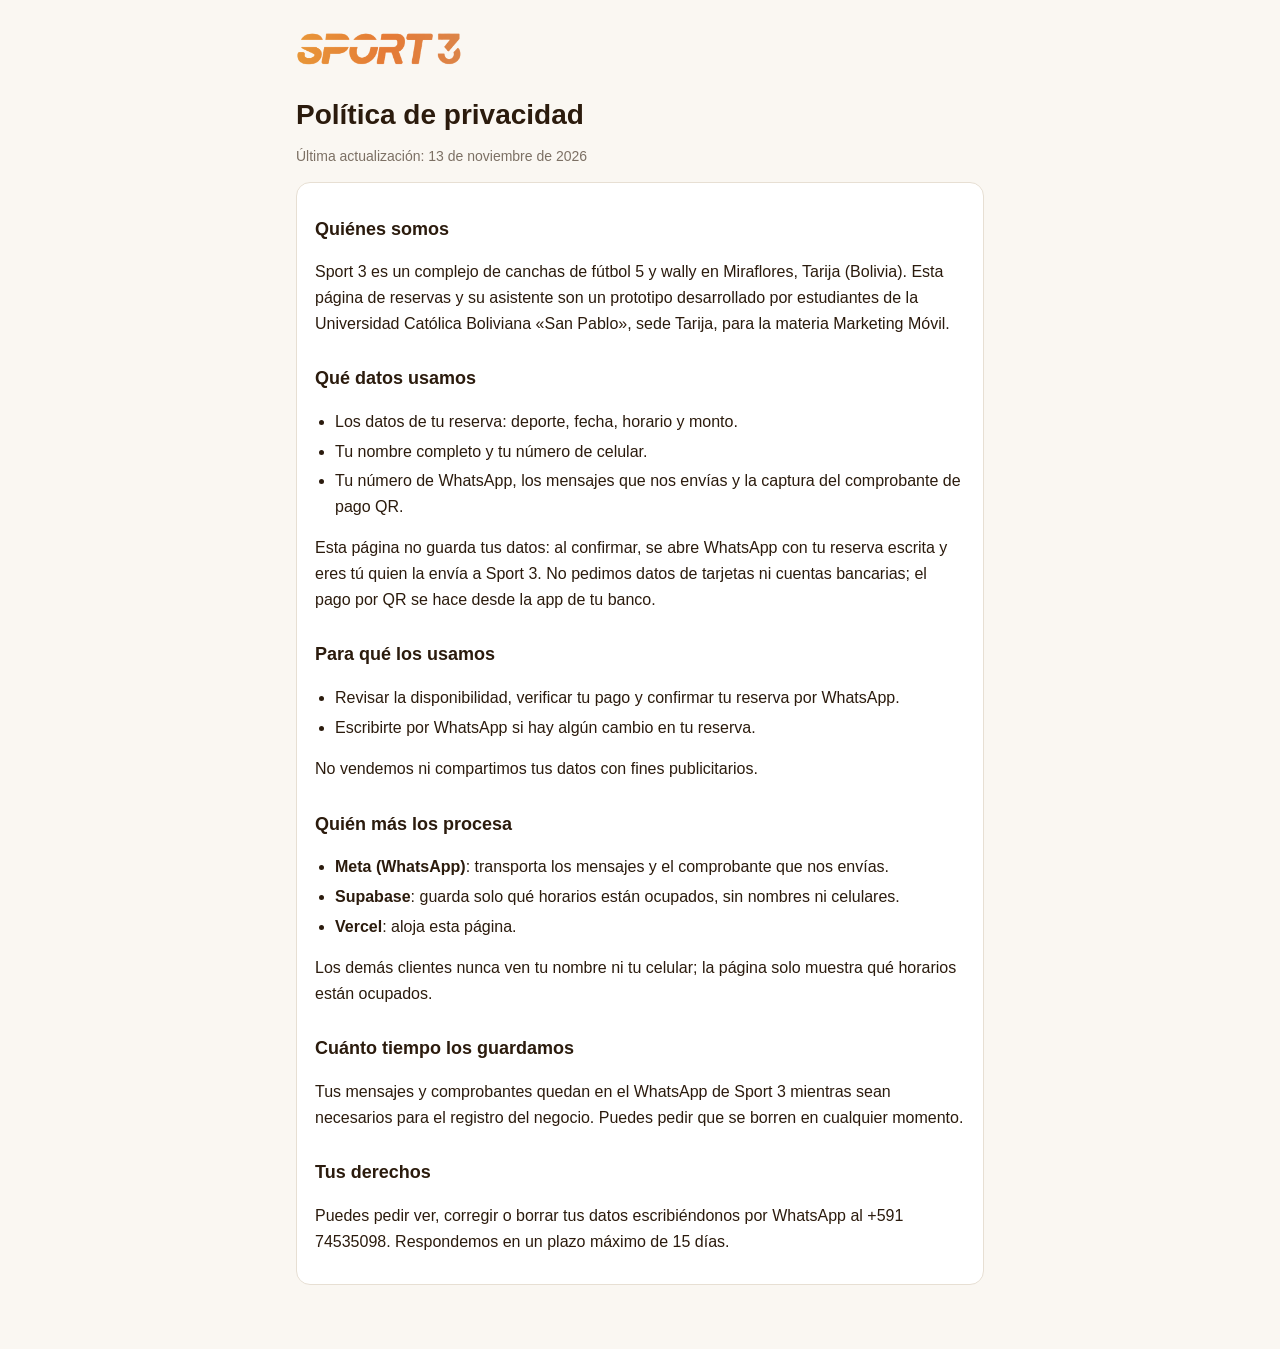
<file: privacidad.html>
<!doctype html>
<html lang="es">
<head>
<meta charset="utf-8">
<meta name="viewport" content="width=device-width, initial-scale=1">
<title>Política de privacidad · Sport 3</title>
<meta name="description" content="Cómo Sport 3 usa los datos de las reservas de canchas hechas por la página y por WhatsApp.">
<link rel="icon" href="img/favicon.svg" type="image/svg+xml">
<style>
  :root{--fg:#2B1B0D;--mut:#7C7064;--line:#E7DFD3;--accent:#E57B37;--bg:#FAF7F2}
  *{box-sizing:border-box}
  body{margin:0;background:var(--bg);color:var(--fg);font:16px/1.6 -apple-system,BlinkMacSystemFont,"Segoe UI",Inter,sans-serif}
  main{max-width:720px;margin:0 auto;padding:32px 16px 64px}
  a{color:#B5561B}
  img{height:34px;width:auto}
  h1{font-size:28px;line-height:1.2;margin:24px 0 4px}
  h2{font-size:18px;margin:28px 0 6px}
  .mut{color:var(--mut);font-size:14px}
  ul{padding-left:20px}
  li{margin:4px 0}
  .box{background:#fff;border:1.5px solid var(--line);border-radius:14px;padding:4px 18px 14px}
</style>
</head>
<body>
<main>
  <a href="./"><img src="img/logo.png" alt="Sport 3"></a>
  <h1>Política de privacidad</h1>
  <p class="mut">Última actualización: 13 de noviembre de 2026</p>

  <div class="box">
    <h2>Quiénes somos</h2>
    <p>Sport 3 es un complejo de canchas de fútbol 5 y wally en Miraflores, Tarija (Bolivia). Esta página de reservas y su asistente son un prototipo desarrollado por estudiantes de la Universidad Católica Boliviana «San Pablo», sede Tarija, para la materia Marketing Móvil.</p>

    <h2>Qué datos usamos</h2>
    <ul>
      <li>Los datos de tu reserva: deporte, fecha, horario y monto.</li>
      <li>Tu nombre completo y tu número de celular.</li>
      <li>Tu número de WhatsApp, los mensajes que nos envías y la captura del comprobante de pago QR.</li>
    </ul>
    <p>Esta página no guarda tus datos: al confirmar, se abre WhatsApp con tu reserva escrita y eres tú quien la envía a Sport 3. No pedimos datos de tarjetas ni cuentas bancarias; el pago por QR se hace desde la app de tu banco.</p>

    <h2>Para qué los usamos</h2>
    <ul>
      <li>Revisar la disponibilidad, verificar tu pago y confirmar tu reserva por WhatsApp.</li>
      <li>Escribirte por WhatsApp si hay algún cambio en tu reserva.</li>
    </ul>
    <p>No vendemos ni compartimos tus datos con fines publicitarios.</p>

    <h2>Quién más los procesa</h2>
    <ul>
      <li><b>Meta (WhatsApp)</b>: transporta los mensajes y el comprobante que nos envías.</li>
      <li><b>Supabase</b>: guarda solo qué horarios están ocupados, sin nombres ni celulares.</li>
      <li><b>Vercel</b>: aloja esta página.</li>
    </ul>
    <p>Los demás clientes nunca ven tu nombre ni tu celular; la página solo muestra qué horarios están ocupados.</p>

    <h2>Cuánto tiempo los guardamos</h2>
    <p>Tus mensajes y comprobantes quedan en el WhatsApp de Sport 3 mientras sean necesarios para el registro del negocio. Puedes pedir que se borren en cualquier momento.</p>

    <h2>Tus derechos</h2>
    <p>Puedes pedir ver, corregir o borrar tus datos escribiéndonos por WhatsApp al +591 74535098. Respondemos en un plazo máximo de 15 días.</p>
  </div>
</main>
</body>
</html>
</file>
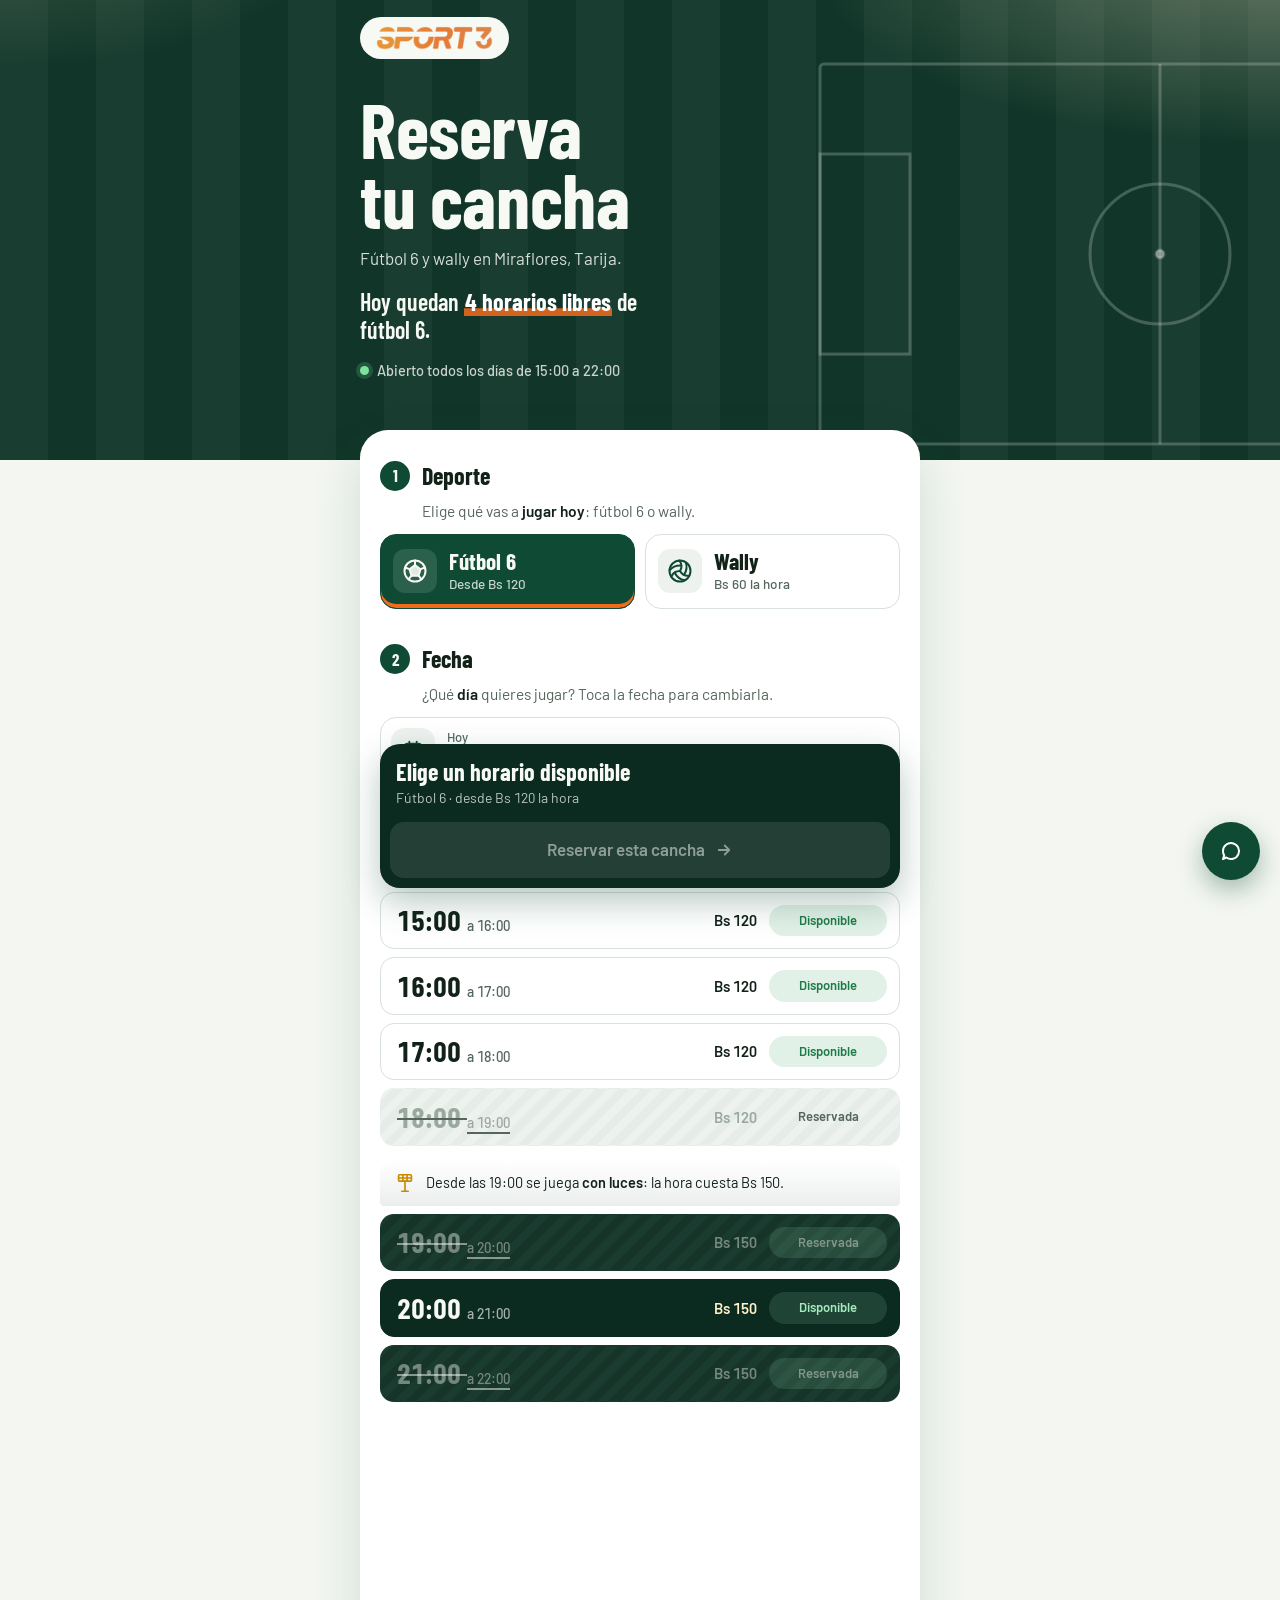
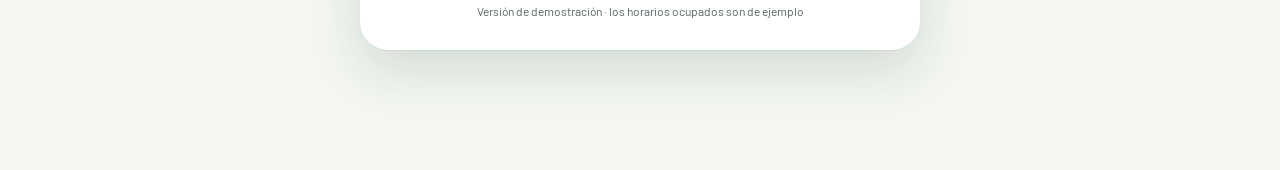
<file: propuesta/propuesta-diseno-v2.html>
<!doctype html>
<html lang="es">
<head>
<meta charset="utf-8">
<meta name="viewport" content="width=device-width, initial-scale=1, viewport-fit=cover">
<title>Sport 3 · Propuesta de diseño</title>
<meta name="description" content="Reserva cancha de fútbol 6 o wally en Sport 3, Miraflores, Tarija. Mira los horarios libres y envía tu reserva por WhatsApp.">
<meta name="theme-color" content="#E57B37">
<meta property="og:title" content="Sport 3 · Reserva tu cancha">
<meta property="og:description" content="Fútbol 6 y wally en Miraflores, Tarija. Elige tu horario y reserva por WhatsApp.">
<meta property="og:type" content="website">


<link rel="preconnect" href="https://fonts.googleapis.com">
<link rel="preconnect" href="https://fonts.gstatic.com" crossorigin>
<link rel="stylesheet" href="https://fonts.googleapis.com/css2?family=Barlow:wght@400;500;600;700&family=Barlow+Condensed:wght@600;700&display=swap">
<style>
/* Base */
*,*::before,*::after{box-sizing:border-box}
body{margin:0}
img{max-width:100%}
[hidden]{display:none!important}

/* Layout: a blurred night-stadium photo fills the page; logo, title and the map sit on it; one white sheet holds the form,
   where every block carries the brand's oranges and the time list is the most prominent element. Light form only, by request. */
:root{
  --page:#0E140F; --bg:#FFFFFF; --surface:#F7F1E8; --surface-2:#EFE6D8; --line:#EEE3D3;
  --cream:#FFF6EC; --cream-2:#FFEFDD; --line-warm:#F2DCC4;
  --fg:#2B1B0D; --mut:#857766; --faint:#BDB2A3;
  --amber:#EAB155; --tang:#E89739; --accent:#E57B37; --clay:#DC8549;
  --accent-ink:#B4561B; --accent-soft:#FCEBDD; --on-accent:#FFFFFF; --on-gold:#2B1B0D;
  --grad:linear-gradient(135deg,var(--tang) 0%,var(--accent) 60%,var(--clay) 100%);
  --gold:linear-gradient(90deg,var(--tang),var(--amber));
  --ok:#24804a; --ok-soft:#E3F3E8; --warn:#9c5f08; --warn-soft:#FCEFD6; --bad:#b4442f; --bad-soft:#f9e9e5;
  --wa:#1f9d55;
  --scrim:rgba(43,27,13,.32); --shadow:0 1px 2px rgba(43,27,13,.06),0 14px 34px rgba(43,27,13,.14);
  --f-display:"League Spartan",system-ui,sans-serif;
  --f-body:Inter,system-ui,-apple-system,"Segoe UI",sans-serif;
  --ease-out:cubic-bezier(0.23,1,0.32,1);
  --ease-in-out:cubic-bezier(0.77,0,0.175,1);
  --r:14px;
  color-scheme:light;
}

*{box-sizing:border-box}
[hidden]{display:none!important}
html,body{background:var(--page)}
body{color:var(--fg);font:15px/1.5 var(--f-body);-webkit-font-smoothing:antialiased;
  padding-left:max(16px,env(safe-area-inset-left,0px));padding-right:max(16px,env(safe-area-inset-right,0px))}
body::before{content:"";position:fixed;inset:0 0 auto;height:env(safe-area-inset-top,0px);z-index:10;background:var(--page)}
button,input{font:inherit;color:inherit}
button{cursor:pointer;-webkit-tap-highlight-color:transparent}
:focus-visible{outline:2px solid var(--accent);outline-offset:2px;border-radius:8px}

/* stadium photo, pre-blurred so it stays behind the content without competing with it */
.bgimg{position:fixed;inset:0;z-index:0;background:var(--page) none center 35%/cover no-repeat;transform:scale(1.04);pointer-events:none}
.bgimg::after{content:"";position:absolute;inset:0;background:linear-gradient(180deg,rgba(0,0,0,.35) 0%,rgba(0,0,0,0) 45%)}

/* hero */
.band{position:relative;z-index:1;color:#fff;
  margin-left:calc(-1 * max(16px,env(safe-area-inset-left,0px)));margin-right:calc(-1 * max(16px,env(safe-area-inset-right,0px)));
  padding-left:max(16px,env(safe-area-inset-left,0px));padding-right:max(16px,env(safe-area-inset-right,0px));padding-block:0 52px}
.top-in{max-width:560px;margin:0 auto;height:72px;display:flex;align-items:center;justify-content:space-between}
.brand{display:inline-flex;align-items:center;background:#fff;border-radius:999px;padding:9px 18px;box-shadow:0 4px 16px rgba(0,0,0,.3);transition:transform 140ms var(--ease-out)}
.brand:active{transform:scale(.97)}
.brand img{display:block;height:24px;width:auto}
.intro{max-width:560px;margin:0 auto;padding:10px 0 0;display:flex;flex-direction:column;gap:14px}
.intro h1{font-family:var(--f-display);font-weight:700;font-size:40px;line-height:1;letter-spacing:-.02em;margin:0;text-wrap:balance;color:#fff;text-shadow:0 2px 18px rgba(0,0,0,.45)}
.intro h1 span{background:linear-gradient(90deg,var(--amber),var(--tang));-webkit-background-clip:text;background-clip:text;color:transparent;text-shadow:none}
.hero-chips{display:flex;flex-wrap:wrap;gap:8px}
.hchip{display:inline-flex;align-items:center;gap:6px;font-size:13px;font-weight:600;border-radius:999px;padding:6px 12px;background:rgba(255,255,255,.14);color:#fff;border:1px solid rgba(255,255,255,.3);
  backdrop-filter:blur(8px);-webkit-backdrop-filter:blur(8px)}
.hchip i{width:7px;height:7px;border-radius:50%;background:#6fdc8c}

/* map */
.map{position:relative;height:184px;border-radius:20px;overflow:hidden;background:#EDE5D6;box-shadow:0 14px 36px rgba(0,0,0,.4);border:1px solid rgba(255,255,255,.35);color:var(--fg)}
.map canvas,.map iframe{position:absolute;inset:0;width:100%;height:100%;border:0;display:block}
.map iframe{opacity:0;transition:opacity 300ms ease}
.map iframe.ready{opacity:1}
.map-open{position:absolute;inset:0;z-index:1}
.pin{position:absolute;left:50%;top:42%;z-index:2;transform:translate(-50%,-100%);pointer-events:none}
.pin svg{display:block;filter:drop-shadow(0 4px 6px rgba(0,0,0,.3))}
.pin::after{content:"";position:absolute;left:50%;bottom:-6px;width:14px;height:6px;margin-left:-7px;border-radius:50%;background:rgba(0,0,0,.25)}
.pulse{position:absolute;left:50%;top:42%;z-index:1;width:56px;height:56px;margin:-28px 0 0 -28px;border-radius:50%;background:rgba(229,123,55,.28);animation:pulse 2.4s var(--ease-out) infinite;pointer-events:none}
@keyframes pulse{0%{transform:scale(.4);opacity:.9}100%{transform:scale(1.6);opacity:0}}
.map.live .pin,.map.live .pulse{display:none}
.map-bar{position:absolute;left:10px;right:10px;bottom:10px;z-index:3;display:flex;align-items:center;gap:10px;background:rgba(255,255,255,.96);border-radius:14px;padding:8px 8px 8px 12px;box-shadow:0 4px 14px rgba(0,0,0,.15)}
.map-bar div{min-width:0;flex:1}
.map-bar b{display:block;font-family:var(--f-display);font-size:15.5px;line-height:1.15}
.map-bar small{display:block;color:var(--mut);font-size:12px;white-space:nowrap;overflow:hidden;text-overflow:ellipsis}
.go-btn{flex:none;display:inline-flex;align-items:center;gap:6px;background:var(--gold);color:var(--on-gold);font-weight:700;font-size:13px;border-radius:10px;padding:9px 12px;text-decoration:none;box-shadow:0 4px 10px rgba(232,151,57,.35);transition:transform 120ms var(--ease-out)}
.go-btn:active{transform:scale(.96)}

/* sheet */
main{position:relative;z-index:1;max-width:560px;margin:-32px auto 120px;background:var(--bg);border-radius:26px;box-shadow:0 1px 2px rgba(0,0,0,.2),0 18px 50px rgba(0,0,0,.35);
  padding:24px 20px 28px}
.step{display:flex;flex-direction:column;gap:26px}
h2{font-family:var(--f-display);font-weight:700;font-size:28px;line-height:1.1;letter-spacing:-.015em;margin:0;text-wrap:balance;color:var(--fg)}
h2 span{color:var(--accent)}

.block{display:flex;flex-direction:column;gap:12px}
.bh{display:flex;align-items:center;gap:10px}
.num{width:26px;height:26px;border-radius:50%;background:var(--grad);color:#fff;font:700 13px/1 var(--f-display);display:grid;place-items:center;flex:none;box-shadow:0 3px 8px rgba(229,123,55,.35)}
.bh h3{margin:0;font-family:var(--f-display);font-weight:700;font-size:18px;color:var(--fg);letter-spacing:-.01em}
.bh .meta{margin-left:auto;font-size:13px;font-weight:600;color:var(--accent-ink)}
.cta{margin:-6px 0 2px 36px;font-size:14.5px;line-height:1.4;font-weight:500;color:#5C4A38}
.cta b{color:var(--accent-ink);font-weight:700}

/* sport tiles */
.sports{display:grid;grid-template-columns:1fr 1fr;gap:10px}
.sp{position:relative;overflow:hidden;display:flex;align-items:center;gap:12px;text-align:left;border:1.5px solid var(--line-warm);background:var(--cream);border-radius:18px;padding:14px 12px;
  transition:transform 140ms var(--ease-out),border-color 200ms ease,box-shadow 200ms ease}
.sp::before{content:"";position:absolute;inset:0;background:var(--grad);opacity:0;transition:opacity 200ms ease}
.sp > *{position:relative}
.sp:active{transform:scale(.97)}
.sp .ic{width:44px;height:44px;border-radius:14px;background:#fff;color:var(--accent);display:grid;place-items:center;flex:none;box-shadow:0 2px 8px rgba(229,123,55,.18);transition:background-color 200ms ease,color 200ms ease}
.sp b{display:block;font-family:var(--f-display);font-weight:700;font-size:19px;line-height:1.1;color:var(--fg);transition:color 200ms ease}
.sp small{display:block;font-size:12.5px;font-weight:600;color:var(--accent-ink);transition:color 200ms ease}
.sp[aria-checked="true"]{border-color:transparent;box-shadow:0 10px 24px rgba(229,123,55,.34)}
.sp[aria-checked="true"]::before{opacity:1}
.sp[aria-checked="true"] b,.sp[aria-checked="true"] small{color:#fff}
.sp[aria-checked="true"] .ic{background:rgba(255,255,255,.22);color:#fff;box-shadow:none}

/* generic segmented control (owner screen) */
.seg{position:relative;display:grid;grid-template-columns:1fr 1fr;background:var(--surface);border-radius:14px;padding:4px}
.seg-ind{position:absolute;top:4px;bottom:4px;left:4px;width:calc(50% - 4px);border-radius:10px;background:var(--grad);box-shadow:0 4px 10px rgba(229,123,55,.3);transition:transform 260ms var(--ease-in-out)}
.seg[data-v="1"] .seg-ind{transform:translateX(100%)}
.seg button{position:relative;border:0;background:transparent;border-radius:10px;padding:11px 10px;text-align:center;transition:color 200ms ease}
.seg b{font-family:var(--f-display);font-weight:700;font-size:17px}
.seg button[aria-checked="true"]{color:#fff}
.seg button[aria-checked="false"]{color:var(--mut)}

/* date */
.datewrap{position:relative}
.field{width:100%;display:flex;align-items:center;gap:12px;border:1.5px solid var(--line-warm);background:#fff;border-radius:18px;padding:10px 14px 10px 10px;text-align:left;
  box-shadow:0 2px 8px rgba(120,60,20,.06);transition:border-color 150ms ease,box-shadow 150ms ease}
.field .ic{width:44px;height:44px;border-radius:14px;background:var(--gold);color:#fff;display:grid;place-items:center;flex:none;box-shadow:0 3px 8px rgba(232,151,57,.35)}
.field .ft{flex:1;min-width:0;display:flex;flex-direction:column}
.field .ft small{font-size:12px;font-weight:700;letter-spacing:.04em;text-transform:uppercase;color:var(--accent-ink)}
.field .ft b{font-size:16.5px;font-weight:600;color:var(--fg);text-transform:none}
.field > svg{color:var(--accent);flex:none;transition:transform 200ms var(--ease-out)}
.field[aria-expanded="true"]{border-color:var(--accent);box-shadow:0 0 0 3px rgba(229,123,55,.15)}
.field[aria-expanded="true"] > svg{transform:rotate(180deg)}
.pop{position:absolute;left:0;top:calc(100% + 8px);z-index:6;width:min(340px,100%);background:#fff;border:1px solid var(--line-warm);border-radius:18px;
  box-shadow:var(--shadow);padding:14px;transform-origin:top left;
  opacity:0;transform:scale(.97) translateY(-4px);visibility:hidden;pointer-events:none;
  transition:opacity 150ms var(--ease-out),transform 150ms var(--ease-out),visibility 0s linear 150ms}
.pop[data-open]{opacity:1;transform:none;visibility:visible;pointer-events:auto;transition:opacity 200ms var(--ease-out),transform 200ms var(--ease-out),visibility 0s}
.cal-h{display:flex;justify-content:space-between;align-items:baseline;padding:2px 4px 10px}
.cal-h b{font-family:var(--f-display);font-size:17px;text-transform:capitalize;color:var(--fg)}
.cal-h small{color:var(--accent-ink);font-size:12px;font-weight:600}
.cal-g{display:grid;grid-template-columns:repeat(7,1fr);gap:2px;text-align:center;font-variant-numeric:tabular-nums}
.cal-g .dow{font-size:11.5px;font-weight:600;color:var(--accent-ink);padding:4px 0 6px}
.day{border:0;background:transparent;border-radius:10px;aspect-ratio:1;max-width:100%;font-size:14px;font-weight:500;transition:background-color 120ms ease,transform 120ms var(--ease-out)}
.day:disabled{color:var(--faint);cursor:default;font-weight:400}
.day:active:not(:disabled){transform:scale(.94)}
@media (hover:hover) and (pointer:fine){.day:hover:not(:disabled):not([aria-selected="true"]){background:var(--cream-2)}}
.day.today:not([aria-selected="true"]){box-shadow:inset 0 0 0 1.5px var(--line-warm)}
.day[aria-selected="true"]{background:var(--grad);color:#fff;font-weight:700;box-shadow:0 4px 10px rgba(229,123,55,.35)}

/* time slots: the most prominent block (naranja más intenso, no pastel) */
.slots-wrap{background:#F7C08A;border:1.5px solid #EEA563;border-radius:22px;padding:12px;display:flex;flex-direction:column;gap:10px}
.slots{display:flex;flex-direction:column;gap:6px}
.slot{position:relative;overflow:hidden;display:grid;grid-template-columns:1fr auto 122px;align-items:center;gap:12px;width:100%;
  border:1px solid #F0C597;background:#fff;border-radius:14px;padding:11px 12px 11px 14px;text-align:left;font-variant-numeric:tabular-nums;
  box-shadow:0 1px 3px rgba(120,60,20,.14);transition:border-color 150ms ease,box-shadow 150ms ease}
.slot::before{content:"";position:absolute;inset:0;background:var(--grad);opacity:0;transition:opacity 150ms ease}
.slot > *{position:relative}
.slot .t{font-family:var(--f-display);font-size:21px;font-weight:700;letter-spacing:-.01em;color:var(--fg);line-height:1.1;transition:color 150ms ease}
.slot .t i{font-family:var(--f-body);font-style:normal;font-size:13.5px;font-weight:500;color:var(--mut);letter-spacing:0;transition:color 150ms ease}
.slot .p{font-size:14px;font-weight:700;color:var(--accent-ink);transition:color 150ms ease}
.slot .st{display:inline-flex;align-items:center;justify-content:center;gap:6px;border-radius:999px;padding:5px 9px;font-size:12.5px;font-weight:700;white-space:nowrap;background:var(--ok-soft);color:var(--ok);transition:background-color 150ms ease,color 150ms ease}
.slot.low .st{background:var(--warn-soft);color:var(--warn)}
.slot .ck{width:16px;height:16px;border-radius:50%;background:#fff;color:var(--accent);display:grid;place-items:center;flex:none}
@media (hover:hover) and (pointer:fine){.slot:hover:not(:disabled):not([aria-pressed="true"]){border-color:#EBC59E;box-shadow:0 4px 12px rgba(229,123,55,.14)}}
.slot:active:not(:disabled):not([aria-pressed="true"]){background:var(--cream)}
.slot:disabled{cursor:default;background:#FBE3CA;border-color:#F3D0AC;box-shadow:none}
.slot:disabled .t,.slot:disabled .t i,.slot:disabled .p{color:var(--faint)}
.slot:disabled .st{background:#ECE5DA;color:#9C9286}
.slot.res .t{text-decoration:line-through;text-decoration-thickness:2px}
.slot.loading:disabled{background:#fff}
.slot[aria-pressed="true"]{border-color:transparent;box-shadow:0 8px 20px rgba(229,123,55,.3)}
.slot[aria-pressed="true"]::before{opacity:1}
.slot[aria-pressed="true"] .t,.slot[aria-pressed="true"] .t i,.slot[aria-pressed="true"] .p{color:#fff}
.slot[aria-pressed="true"] .st{background:rgba(255,255,255,.22);color:#fff}
.slot[aria-pressed="true"] + .slot[aria-pressed="true"]{margin-top:-6px;border-top-left-radius:0;border-top-right-radius:0}
.slot[aria-pressed="true"]:has(+ .slot[aria-pressed="true"]){border-bottom-left-radius:0;border-bottom-right-radius:0}
.slot:focus-visible{outline-offset:-3px}
.hint{margin:0;padding:0 4px;font-size:13px;font-weight:500;color:var(--accent-ink);display:flex;gap:6px;align-items:center}

/* summary + buttons */
.sum{display:flex;justify-content:space-between;align-items:center;gap:14px;background:var(--cream);border:1.5px dashed #EDC49B;border-radius:18px;padding:14px 16px;font-variant-numeric:tabular-nums}
.sum .what{min-width:0}
.sum .what b{display:block;font-family:var(--f-display);font-size:17px;color:var(--fg);line-height:1.2}
.sum .what small{display:block;color:var(--mut);font-size:13px}
.sum .price{text-align:right;flex:none}
.sum .price b{display:block;font-family:var(--f-display);font-weight:700;font-size:28px;line-height:1;letter-spacing:-.02em;background:var(--grad);-webkit-background-clip:text;background-clip:text;color:transparent}
.sum .price small{display:inline-block;margin-top:5px;font-size:11.5px;font-weight:700;color:var(--ok);background:var(--ok-soft);border-radius:999px;padding:2px 8px}
.primary{display:flex;align-items:center;justify-content:center;gap:10px;border:0;border-radius:16px;background:var(--gold);color:var(--on-gold);height:54px;width:100%;
  font-weight:700;font-size:16.5px;text-decoration:none;box-shadow:0 8px 20px rgba(232,151,57,.38);transition:transform 140ms var(--ease-out),opacity 150ms ease,box-shadow 150ms ease}
.primary:active:not(:disabled){transform:scale(.98)}
.primary:disabled{opacity:.45;filter:saturate(.3);box-shadow:none;cursor:default}
.primary.wa{background:var(--grad);color:#fff;height:50px;width:auto;align-self:center;padding:0 30px;font-size:16px;border-radius:999px;box-shadow:0 10px 24px rgba(229,123,55,.42)}
.below-sum{display:flex;flex-direction:column;gap:12px;margin-top:-10px}
.note{font-size:13px;color:var(--mut);margin:0}
.back{align-self:flex-start;border:0;background:var(--cream);color:var(--accent-ink);font-size:14px;font-weight:600;padding:7px 12px 7px 8px;border-radius:999px;display:flex;gap:4px;align-items:center;transition:background-color 150ms ease,transform 120ms var(--ease-out)}
.back:active{transform:scale(.97)}
@media (hover:hover) and (pointer:fine){.back:hover{background:var(--cream-2)}}
.btn2{display:flex;align-items:center;justify-content:center;gap:8px;height:48px;border-radius:14px;border:1.5px solid var(--line-warm);background:#fff;
  font-weight:600;text-decoration:none;color:var(--accent-ink);transition:transform 140ms var(--ease-out),background-color 150ms ease}
.btn2:active{transform:scale(.98)}
@media (hover:hover) and (pointer:fine){.btn2:hover{background:var(--cream)}}

/* recap */
.recap{display:grid;grid-template-columns:auto 1fr;gap:0;background:#fff;border:1px solid #E4DED4;border-radius:14px;padding:4px 14px;font-size:14.5px;font-variant-numeric:tabular-nums}
.recap dt,.recap dd{margin:0;padding:10px 0;border-bottom:1px solid #EFEBE4}
.recap dt{color:#7A736B;font-size:13px;font-weight:600;padding-right:16px;display:flex;align-items:center}
.recap dd{color:#1F1A15;font-weight:600;text-align:right;display:flex;flex-direction:column;justify-content:center;align-items:flex-end}
.recap dd small{display:block;font-weight:500;color:#7A736B;font-size:12.5px}
.recap dt:nth-last-of-type(1),.recap dd:last-child{border-bottom:0}
.recap .tot{font-family:var(--f-display);font-size:20px;font-weight:700;color:#1F1A15}

/* inputs */
.inp{display:flex;flex-direction:column;gap:6px}
.inp label{font-size:13px;font-weight:700;color:var(--accent-ink)}
.inp input{border:1.5px solid var(--line-warm);background:#fff;border-radius:14px;padding:13px 14px;font-size:16px;transition:border-color 150ms ease,box-shadow 150ms ease;width:100%;min-width:0}
.inp input:focus{outline:none;border-color:var(--accent);box-shadow:0 0 0 3px rgba(229,123,55,.15)}
.pre{display:flex;align-items:stretch;min-width:0}
.pre span{display:flex;align-items:center;padding:0 12px;border:1.5px solid var(--line-warm);border-right:0;border-radius:14px 0 0 14px;color:var(--accent-ink);font-weight:600;background:var(--cream);font-size:15px}
.pre input{border-radius:0 14px 14px 0!important}
.check{display:flex;gap:10px;align-items:flex-start;font-size:15px;font-weight:500;cursor:pointer}
.check input{width:20px;height:20px;margin:1px 0 0;accent-color:var(--accent);flex:none}
.check small{display:block;color:var(--mut);font-size:13px;font-weight:400}
.err{margin:0;background:var(--bad-soft);color:var(--bad);border-radius:12px;padding:10px 12px;font-size:13.5px}
.warnbox{margin:0;background:var(--warn-soft);color:var(--fg);border-radius:12px;padding:10px 12px;font-size:13.5px}

/* amount due at the court */
.paybox{display:grid;grid-template-columns:1fr auto;align-items:center;gap:2px 12px;background:var(--cream);border:1.5px solid var(--line-warm);border-radius:16px;padding:14px 16px;font-variant-numeric:tabular-nums}
.paybox span{font-weight:600;color:var(--fg)}
.paybox b{font-family:var(--f-display);font-weight:700;font-size:26px;letter-spacing:-.02em;line-height:1;color:var(--accent-ink)}
.paybox small{grid-column:1/-1;color:var(--mut);font-size:13px}
.preview{border:1.5px solid var(--line-warm);border-radius:14px;font-size:13.5px;background:#fff}
.preview summary{cursor:pointer;padding:11px 14px;color:var(--accent-ink);font-weight:600;list-style:none;display:flex;justify-content:space-between;align-items:center}
.preview summary::-webkit-details-marker{display:none}
.preview summary svg{transition:transform 200ms var(--ease-out)}
.preview[open] summary svg{transform:rotate(180deg)}
.preview pre{margin:0;padding:0 14px 14px;white-space:pre-wrap;font:13.5px/1.55 var(--f-body);overflow-wrap:anywhere}

/* confirmation */
.done{display:flex;flex-direction:column;gap:6px;align-items:flex-start}
.tick{width:48px;height:48px;border-radius:50%;background:var(--ok-soft);display:grid;place-items:center;color:var(--ok);margin-bottom:6px}
.code-big{font-family:var(--f-display);font-weight:700;font-size:44px;letter-spacing:-.01em;line-height:1;font-variant-numeric:tabular-nums;background:var(--grad);-webkit-background-clip:text;background-clip:text;color:transparent;align-self:flex-start}
.dl{margin:0;display:grid;grid-template-columns:auto 1fr;gap:10px 16px;background:var(--cream);border:1.5px solid var(--line-warm);border-radius:16px;padding:14px 16px;font-variant-numeric:tabular-nums}
.dl dt{color:var(--accent-ink);font-size:13.5px;font-weight:600}
.dl dd{margin:0;text-align:right;font-weight:600;min-width:0;overflow-wrap:anywhere}
.dl dd.hi{font-family:var(--f-display);font-size:18px;color:var(--accent-ink)}

/* owner screen (reached with #dueno) */
.days{display:flex;gap:6px;overflow-x:auto;padding-bottom:4px;scrollbar-width:thin}
.dchip{flex:none;border:1.5px solid var(--line-warm);background:#fff;border-radius:12px;padding:8px 0;width:52px;display:flex;flex-direction:column;align-items:center;font-variant-numeric:tabular-nums;
  transition:background-color 150ms ease,border-color 150ms ease,color 150ms ease}
.dchip small{font-size:11px;color:var(--accent-ink);text-transform:capitalize}
.dchip b{font-size:16px;font-weight:700}
.dchip[aria-pressed="true"]{background:var(--accent);border-color:var(--accent);color:#fff}
.dchip[aria-pressed="true"] small{color:#fff;opacity:.85}
.olist{display:flex;flex-direction:column;border:1.5px solid var(--line-warm);border-radius:16px;overflow:hidden}
.orow{display:grid;grid-template-columns:1fr auto;align-items:center;gap:12px;padding:10px 12px 10px 16px;border-top:1px solid var(--line);font-variant-numeric:tabular-nums}
.orow:first-child{border-top:0}
.orow .t{font-family:var(--f-display);font-weight:700;font-size:17px}
.orow .t i{font-family:var(--f-body);font-style:normal;font-weight:400;font-size:13.5px;color:var(--mut)}
.orow.full{background:var(--cream)}
.stp{display:flex;align-items:center;gap:4px}
.stp button{width:36px;height:36px;border-radius:10px;border:1.5px solid var(--line-warm);background:#fff;color:var(--accent-ink);display:grid;place-items:center;transition:transform 120ms var(--ease-out),opacity 150ms ease}
.stp button:active:not(:disabled){transform:scale(.94)}
.stp button:disabled{opacity:.3;cursor:default}
.stp output{min-width:76px;text-align:center;font-size:13.5px;color:var(--mut)}
.stp output b{color:var(--fg);font-weight:700}
.orow.full .stp output b{color:var(--bad)}
.saved{font-size:12.5px;color:var(--mut);min-height:18px}
.owner-pill{display:inline-flex;align-items:center;gap:6px;font-size:12.5px;font-weight:600;color:var(--accent-ink)}
.owner-pill i{width:6px;height:6px;border-radius:50%;background:var(--ok)}

/* chat */
.fab{position:fixed;right:calc(20px + env(safe-area-inset-right,0px));bottom:calc(20px + env(safe-area-inset-bottom,0px));z-index:20;width:58px;height:58px;border-radius:50%;border:0;
  background:var(--grad);color:#fff;box-shadow:0 8px 22px rgba(229,123,55,.45);display:grid;place-items:center;transition:transform 140ms var(--ease-out)}
.fab:active{transform:scale(.94)}
.fab svg{grid-area:1/1;transition:opacity 160ms ease,transform 200ms var(--ease-out),filter 160ms ease}
.fab .i-x{opacity:0;transform:rotate(-45deg) scale(.8);filter:blur(2px)}
.fab[aria-expanded="true"] .i-chat{opacity:0;transform:rotate(45deg) scale(.8);filter:blur(2px)}
.fab[aria-expanded="true"] .i-x{opacity:1;transform:none;filter:none}
.chat{position:fixed;z-index:19;right:calc(20px + env(safe-area-inset-right,0px));bottom:calc(90px + env(safe-area-inset-bottom,0px));
  width:min(380px,calc(100vw - 32px - env(safe-area-inset-left,0px) - env(safe-area-inset-right,0px)));height:min(560px,calc(100dvh - 120px - env(safe-area-inset-top,0px) - env(safe-area-inset-bottom,0px)));
  background:#fff;border:1px solid var(--line-warm);border-radius:22px;box-shadow:var(--shadow);display:flex;flex-direction:column;overflow:hidden;
  transform-origin:bottom right;opacity:0;transform:scale(.96) translateY(8px);visibility:hidden;pointer-events:none;
  transition:opacity 160ms var(--ease-out),transform 160ms var(--ease-out),visibility 0s linear 160ms}
.chat[data-open]{opacity:1;transform:none;visibility:visible;pointer-events:auto;transition:opacity 220ms var(--ease-out),transform 220ms var(--ease-out),visibility 0s}
.chat-h{display:flex;align-items:center;gap:10px;padding:14px 16px;background:var(--grad);color:#fff}
.av{width:34px;height:34px;border-radius:50%;background:#fff;display:grid;place-items:center;flex:none;overflow:hidden}
.av{font-family:var(--f-display);font-weight:700;font-size:14px;color:var(--accent);font-style:italic}
.chat-h b{display:block;font-family:var(--f-display);font-size:16px}
.chat-h small{display:flex;align-items:center;gap:6px;color:rgba(255,255,255,.9);font-size:12px}
.chat-h small i{width:6px;height:6px;border-radius:50%;background:#b7f5c8}
.msgs{flex:1;overflow-y:auto;padding:16px;display:flex;flex-direction:column;gap:8px;overscroll-behavior:contain;background:#FFFBF6}
.m{max-width:86%;padding:9px 12px;border-radius:16px;font-size:14px;line-height:1.45;overflow-wrap:anywhere}
.m.bot{background:#fff;border:1px solid var(--line);border-bottom-left-radius:5px;align-self:flex-start}
.m.me{background:var(--accent);color:#fff;border-bottom-right-radius:5px;align-self:flex-end}
.m a{color:inherit}
.acts{display:flex;flex-wrap:wrap;gap:6px;align-self:flex-start;max-width:100%}
.chip{border:1.5px solid var(--line-warm);background:#fff;border-radius:999px;padding:6px 11px;font-size:13px;font-weight:600;color:var(--accent-ink);text-decoration:none;transition:transform 120ms var(--ease-out),background-color 150ms ease}
.chip:active{transform:scale(.96)}
@media (hover:hover) and (pointer:fine){.chip:hover{background:var(--cream)}}
.chip.solid{background:var(--grad);color:#fff;border-color:transparent}
.chip.wa{background:var(--wa);color:#fff;border-color:var(--wa)}
.typing{display:flex;gap:4px;padding:12px 14px}
.typing i{width:6px;height:6px;border-radius:50%;background:var(--faint);animation:blink 1s ease infinite}
.typing i:nth-child(2){animation-delay:.15s}.typing i:nth-child(3){animation-delay:.3s}
@keyframes blink{0%,100%{opacity:.3}50%{opacity:1}}
.chat-f{display:flex;gap:8px;padding:10px;border-top:1px solid var(--line)}
.chat-f input{flex:1;min-width:0;border:1.5px solid var(--line-warm);background:var(--cream);border-radius:999px;padding:10px 14px;font-size:15px}
.chat-f input:focus{outline:none;border-color:var(--accent)}
.send{width:42px;height:42px;border-radius:50%;border:0;background:var(--grad);color:#fff;display:grid;place-items:center;flex:none;transition:transform 120ms var(--ease-out),opacity 150ms ease}
.send:active{transform:scale(.94)}
.send:disabled{opacity:.35}

/* toast */
.toast{position:fixed;left:50%;bottom:calc(24px + env(safe-area-inset-bottom,0px));z-index:40;background:var(--fg);color:#fff;border-radius:999px;padding:10px 16px;font-size:14px;font-weight:500;
  transform:translate(-50%,calc(100% + 32px));opacity:0;transition:transform 260ms var(--ease-out),opacity 200ms ease;pointer-events:none;white-space:nowrap;max-width:calc(100vw - 32px);overflow:hidden;text-overflow:ellipsis}
.toast[data-show]{transform:translate(-50%,0);opacity:1}

.demo-band{font-size:12px;color:var(--mut);text-align:center;margin:24px 0 0}

@media (max-width:420px){
  .intro h1{font-size:34px}
  main{padding:20px 14px 24px;border-radius:22px}
  .slot{grid-template-columns:1fr auto 112px;gap:8px;padding:11px 8px 11px 10px}
  .slot .t{font-size:19px}
  .sp{padding:12px 10px;gap:10px}
  .sp .ic{width:38px;height:38px;border-radius:12px}
  .sp b{font-size:17px}
  .sp small{font-size:11.5px}
  .stp output{min-width:64px}
}
@media (max-width:420px){
  .slot .t i{display:block;margin-top:2px}
}
@media (prefers-reduced-motion: reduce){
  .seg-ind,.slot,.slot::before,.sp,.sp::before,.pop,.chat,.toast,.fab svg,.field > svg,.primary,.day,.chip,.btn2,.stp button,.preview summary svg,.back,.go-btn,.brand{transition-property:opacity,background-color,border-color,color,visibility!important}
  .pop,.chat{transform:none!important}
  .toast{transform:translate(-50%,0)!important}
  .pulse{animation:none;opacity:0}
  .primary:active,.fab:active,.chip:active,.sp:active,.back:active,.go-btn:active{transform:none!important}
}

/* ===== Ajustes de diseño =====
   Regla: el naranja se reserva para acciones, selección y marca. Textos, etiquetas y fondos pasan a neutros cálidos.
   Sin texto en degradado; el degradado queda solo en lo seleccionado (deporte, fecha, horario). */
:root{--line-warm:#E7DFD3;--cream:#FAF7F2;--cream-2:#F2EDE5;--mut:#7C7064}
.step{gap:28px}
.cta{color:#6B5D4F;font-weight:400}
.cta b{color:var(--fg);font-weight:600}
h2 span{color:inherit}
.intro h1 span{background:none;color:var(--tang);-webkit-background-clip:border-box;background-clip:border-box}
.num{background:var(--fg);box-shadow:none;font-size:12.5px}
.bh .meta{color:var(--mut);font-weight:500}
/* deporte */
.sp{background:#fff;border-color:var(--line-warm)}
.sp small{color:var(--mut)}
.sp .ic{background:var(--cream-2);box-shadow:none}
@media (hover:hover) and (pointer:fine){.sp:hover:not([aria-checked="true"]){border-color:#CDBFAE}}
/* fecha */
.field{border-color:var(--line-warm);box-shadow:none}
.field .ic{background:var(--cream-2);color:var(--accent-ink);box-shadow:none}
.field .ft small{color:var(--mut)}
.field > svg{color:var(--mut)}
/* horarios */
.past-note{margin:2px 4px 2px;font-size:13px;font-weight:600;color:#7A3F12}
/* barra de acción fija */
.dock{position:sticky;bottom:calc(12px + env(safe-area-inset-bottom,0px));z-index:4;display:flex;flex-direction:column;gap:10px;
  background:#fff;border:1px solid var(--line-warm);border-radius:20px;padding:10px;box-shadow:0 -2px 0 rgba(255,255,255,.9),0 12px 30px rgba(43,27,13,.16)}
.dock .below-sum{margin-top:0}
.sum{background:transparent;border:0;border-radius:0;padding:4px 6px}
.sum .what b{font-size:19px;font-variant-numeric:tabular-nums}
.sum .price b{background:none;-webkit-background-clip:border-box;background-clip:border-box;color:var(--fg);font-size:24px}
/* botones */
.primary{background:var(--accent);color:#fff;box-shadow:0 6px 16px rgba(229,123,55,.28)}
.primary:disabled{opacity:1;filter:none;background:#EEE8DF;color:#A3978A;box-shadow:none}
.primary.wa{background:var(--wa);color:#fff;width:100%;height:54px;border-radius:16px;padding:0 20px;box-shadow:0 6px 16px rgba(31,157,85,.28)}
.go-btn{background:var(--accent);color:#fff;box-shadow:0 3px 8px rgba(229,123,55,.3)}
.back{background:transparent;color:var(--mut);padding-left:0}
@media (hover:hover) and (pointer:fine){.back:hover{background:transparent;color:var(--fg)}}
.btn2{color:var(--fg);border-color:var(--line-warm)}
.linkbtn{align-self:center;border:0;background:transparent;color:var(--accent-ink);font-weight:600;font-size:15px;padding:10px 12px;text-decoration:underline;text-underline-offset:3px}
/* datos y resúmenes */
.inp label{color:var(--fg);font-weight:600}
.pre span{color:var(--mut)}
.dl{background:#fff;border:1px solid var(--line-warm)}
.dl dt{color:var(--mut);font-weight:500}
.dl dd.hi{color:var(--fg)}
.paybox{background:#fff;border:1px solid var(--line-warm)}
.paybox b{color:var(--fg)}
.preview{border-color:var(--line-warm)}
.preview summary{color:var(--fg)}
.code-big{background:none;-webkit-background-clip:border-box;background-clip:border-box;color:var(--fg)}
/* asistente */
.fab{background:var(--accent);box-shadow:0 8px 20px rgba(229,123,55,.38)}
.chat-h{background:var(--fg)}
.chat-h small i{background:#6fdc8c}
.msgs{background:#FAF8F5}
.chip{color:var(--fg)}
.chip.solid{background:var(--accent)}
.send{background:var(--accent)}
.chat-f input{background:#fff}
/* celular: la barra de acción queda pegada abajo y el asistente se ubica justo encima */
@media (max-width:600px){
  .dock{position:fixed;left:0;right:0;bottom:0;z-index:15;border-radius:20px 20px 0 0;border-width:1px 0 0;
    padding:10px max(16px,env(safe-area-inset-right,0px)) calc(10px + env(safe-area-inset-bottom,0px)) max(16px,env(safe-area-inset-left,0px));
    box-shadow:0 -10px 30px rgba(43,27,13,.18)}
  body:has(#step1:not([hidden])) main{padding-bottom:calc(var(--dockh,150px) + 12px)}
  body:has(#step1:not([hidden])) .fab{bottom:calc(var(--dockh,150px) + 12px)}
  body:has(#step1:not([hidden])) .chat{bottom:calc(var(--dockh,150px) + 82px);height:min(460px,calc(100dvh - var(--dockh,150px) - 110px - env(safe-area-inset-top,0px)))}
}

/* ===== Correcciones de la revisión de diseño ===== */
.hchip.zona{background:transparent;border-color:rgba(255,255,255,.22);color:rgba(255,255,255,.85);font-weight:500}
.courts{display:grid;grid-template-columns:repeat(3,minmax(0,1fr));gap:8px}
.court{position:relative;overflow:hidden;display:flex;flex-direction:column;align-items:flex-start;gap:2px;text-align:left;border:1.5px solid var(--line-warm);background:#fff;border-radius:16px;padding:12px;min-width:0}
.court::before{content:"";position:absolute;inset:0;background:var(--grad);opacity:0;transition:opacity 150ms ease}
.court > *{position:relative}
.court .cn{font-family:var(--f-display);font-weight:700;font-size:17px;line-height:1.1;color:var(--fg)}
.court .cd{font-size:12.5px;color:var(--mut);line-height:1.25}
.court .cs{margin-top:6px;font-size:12px;font-weight:700;color:var(--ok);background:var(--ok-soft);border-radius:999px;padding:3px 8px}
.court:disabled{cursor:default;background:var(--cream);border-color:transparent}
.court:disabled .cn,.court:disabled .cd{color:var(--faint)}
.court:disabled .cs{background:#ECE5DA;color:#9C9286}
.court.on{border-color:transparent;box-shadow:0 8px 20px rgba(229,123,55,.3)}
.court.on::before{opacity:1}
.court.on .cn,.court.on .cd{color:#fff}
.court.on .cs{background:rgba(255,255,255,.22);color:#fff}
@media (hover:hover) and (pointer:fine){.court:hover:not(:disabled):not(.on){border-color:var(--accent)}}
.paysel{border:0;margin:0;padding:0;display:flex;flex-direction:column;gap:8px;min-width:0}
.paysel legend{font-size:13px;font-weight:600;color:var(--fg);margin-bottom:6px;padding:0}
.payopt{display:flex;gap:12px;align-items:flex-start;border:1.5px solid var(--line-warm);border-radius:14px;padding:12px 14px;cursor:pointer;background:#fff}
.payopt input{width:20px;height:20px;margin:1px 0 0;accent-color:var(--accent);flex:none}
.payopt b{display:block;font-weight:600}
.payopt small{display:block;color:var(--mut);font-size:13px}
.payopt:has(input:checked){border-color:var(--accent);background:#FFF8F1}
.qrbox{grid-column:1/-1;display:flex;justify-content:center;padding:10px 0 2px}
.qrbox canvas,.qrbox img{width:168px;height:168px;image-rendering:pixelated;border:8px solid #fff;border-radius:12px;box-shadow:0 0 0 1px var(--line-warm)}
#step4 .map{height:168px;box-shadow:none;border:1px solid var(--line-warm)}
@media (max-width:420px){.courts{gap:6px}.court{padding:10px}.court .cn{font-size:16px}.court .cd{font-size:11.5px}}

/* Pantalla del dueño: acceso con correo y contraseña (Supabase Auth) */
#oLogin h3{margin:0;font-size:16px}
#oLogin .note:empty{display:none}
#oLogout{padding:0;font-size:inherit;vertical-align:baseline}

/* Pantalla del dueño: reservas de la página */
.osec{margin:18px 0 0;font-size:16px}
.ores{display:grid;gap:10px}
.ores .empty{margin:0;color:var(--mut);font-size:14px}
.rcard{border:1.5px solid var(--line-warm);background:#fff;border-radius:14px;padding:12px 14px;display:grid;gap:8px}
.rcard.off{opacity:.6}
.rcard .rtop{display:flex;align-items:flex-start;justify-content:space-between;gap:10px}
.rcard .rname{font-weight:700;font-size:15px}
.rcard .rmeta{font-size:13px;color:var(--mut);line-height:1.45}
.rcard .rbadges{display:flex;gap:6px;flex-wrap:wrap;justify-content:flex-end}
.badge{display:inline-block;font-size:11.5px;font-weight:700;border-radius:999px;padding:2px 8px;white-space:nowrap}
.badge.pend{background:var(--warn-soft);color:var(--warn)}
.badge.ok{background:var(--ok-soft);color:var(--ok)}
.badge.off{background:#EEE8DF;color:var(--mut)}
.badge.bad{background:var(--bad-soft);color:var(--bad)}
.ract{display:flex;gap:8px;flex-wrap:wrap}
.ract button,.ract a{flex:1 1 auto;display:inline-flex;align-items:center;justify-content:center;min-height:38px;padding:0 12px;border-radius:10px;border:1.5px solid var(--line-warm);background:#fff;color:var(--fg);font:inherit;font-size:13.5px;font-weight:600;text-decoration:none;cursor:pointer}
.ract .go{background:var(--accent);border-color:var(--accent);color:#fff}
.ract .wa{border-color:var(--wa);color:var(--wa)}
.ract button:disabled{opacity:.5;cursor:default}
.dchip{position:relative}
.dchip .pdot{position:absolute;top:4px;right:6px;width:7px;height:7px;border-radius:50%;background:var(--bad)}
.orow output small{display:block;font-size:11px;color:var(--mut);font-weight:500}
.note.hold{color:var(--ok);font-weight:600}

/* En la pantalla del dueño no se muestra el chat de ayuda */
body:has(#owner:not([hidden])) #fab{display:none}

/* Reserva abierta desde el enlace de WhatsApp: botones grandes */
#owner.focus .done .note{display:none}
.fcard{border:1.5px solid var(--line-warm);background:#fff;border-radius:18px;padding:18px;display:grid;gap:12px}
.fbad{display:flex;gap:6px;flex-wrap:wrap}
.fbad .badge{font-size:13px;padding:4px 10px}
.fname{font-family:var(--f-display);font-weight:700;font-size:26px;line-height:1.1}
.fdl{display:grid;grid-template-columns:auto 1fr;gap:8px 14px;margin:0;font-size:17px}
.fdl dt{color:var(--mut)}
.fdl dd{margin:0;font-weight:600}
.facts{display:grid;gap:10px;margin-top:4px}
.fbig{width:100%;height:58px;font-size:18px;border-radius:16px;text-decoration:none}
.btn2.fbig{display:flex;align-items:center;justify-content:center;font-weight:700}
.fno{color:var(--bad)}
.fall{display:block;text-align:center;margin-top:14px;color:var(--accent-ink);font-weight:600}

</style>
<style>
/* =====================================================================
   Propuesta de diseño «Líneas de tiza» · Sport 3
   Idea: la página se dibuja con el lenguaje de la cancha. Césped sintético de fondo,
   líneas de tiza como estructura y el naranja de la marca solo para lo que se toca.
   Lo memorable: las canchas se eligen sobre un plano dibujado como cancha de verdad.
   ===================================================================== */
:root{
  --turf:#0F4A34;        /* césped */
  --turf-2:#145C41;      /* césped iluminado */
  --chalk:#F7F9F4;       /* tiza */
  --line-c:rgba(247,249,244,.55);
  --paper:#F3F6F1;       /* fondo de página: blanco frío, no crema */
  --ink:#122219;         /* texto */
  --ink-2:#55665C;       /* texto secundario */
  --rule:#D8E1DA;        /* bordes */
  --orange:#F26B1D;      /* naranja Sport 3 */
  --orange-ink:#B44A0B;  /* naranja para texto sobre blanco (contraste AA) */
  --taken:#C8D1CA;

  /* se reasignan los tokens del diseño original */
  --page:var(--paper); --bg:#fff; --fg:var(--ink); --mut:var(--ink-2); --faint:#9AA89F;
  --line:var(--rule); --line-warm:var(--rule); --cream:#EDF2EE; --cream-2:#E2EAE4;
  --accent:var(--orange); --accent-ink:var(--orange-ink); --accent-soft:#FDE9DC;
  --grad:var(--orange); --gold:var(--orange); --on-gold:#fff;
  --ok:#1F7A49; --ok-soft:#E1F1E7;
  --f-display:"Barlow Condensed","Arial Narrow",system-ui,sans-serif;
  --f-body:"Barlow",system-ui,-apple-system,"Segoe UI",sans-serif;
}
html,body{background:var(--paper)}
body{font:16px/1.5 var(--f-body);color:var(--ink)}
body::before{background:var(--turf)}
:focus-visible{outline:3px solid var(--orange);outline-offset:2px}
.bgimg{display:none}

/* ---------- portada: una cancha vista desde arriba ---------- */
.band{
  background-color:var(--turf);
  background-image:
    url("data:image/svg+xml,%3Csvg xmlns='http://www.w3.org/2000/svg' width='760' height='440' viewBox='0 0 760 440' fill='none' stroke='%23F7F9F4' stroke-opacity='.22' stroke-width='3'%3E%3Crect x='40' y='30' width='680' height='380' rx='4'/%3E%3Cpath d='M380 30v380'/%3E%3Ccircle cx='380' cy='220' r='70'/%3E%3Ccircle cx='380' cy='220' r='4' fill='%23F7F9F4' fill-opacity='.4'/%3E%3Crect x='40' y='120' width='90' height='200'/%3E%3Crect x='630' y='120' width='90' height='200'/%3E%3C/svg%3E"),
    repeating-linear-gradient(90deg,rgba(255,255,255,.035) 0 48px,transparent 48px 96px);
  background-position:right -260px top 34px,0 0;
  background-repeat:no-repeat,repeat;
  background-size:760px 440px,auto;
  padding-block:0 64px;
}
.top-in{height:76px}
.brand{background:var(--chalk);box-shadow:none;padding:9px 16px}
.intro{gap:12px;padding-top:18px}
.intro h1{font-family:var(--f-display);font-weight:700;font-size:64px;line-height:.92;letter-spacing:-.005em;color:var(--chalk);text-shadow:none;max-width:9ch}
.intro h1 span{color:inherit;background:none}
.lede{margin:0;max-width:34ch;font-size:17px;line-height:1.45;color:rgba(247,249,244,.86)}
.abierto{display:inline-flex;align-items:center;gap:8px;margin-top:4px;font-size:15px;font-weight:600;color:var(--chalk)}
.abierto i{width:9px;height:9px;border-radius:50%;background:#7BE39A;box-shadow:0 0 0 4px rgba(123,227,154,.18)}
.hero-chips{display:none}

/* ---------- la hoja ---------- */
main{margin-top:-30px;border-radius:28px;box-shadow:0 1px 0 rgba(15,74,52,.06),0 20px 50px rgba(15,74,52,.14);padding:28px 20px 30px}
.step{gap:32px}
h2{font-family:var(--f-display);font-size:38px;font-weight:700;line-height:1;letter-spacing:0}
.block{gap:12px}
.bh{gap:12px}
.num{width:30px;height:30px;background:var(--turf);color:var(--chalk);font:700 17px/1 var(--f-display);box-shadow:none}
.bh h3{font-family:var(--f-display);font-size:24px;font-weight:700;letter-spacing:0}
.bh .meta{font-size:14px;color:var(--ink-2);font-weight:500}
.cta{margin:-6px 0 0 42px;font-size:15.5px;color:var(--ink-2)}
.cta b{color:var(--ink);font-weight:600}

/* deporte: la elegida queda «pintada» de césped */
.sp{background:#fff;border:1.5px solid var(--rule);border-radius:16px;padding:14px 12px}
.sp::before{display:none}
.sp .ic{background:var(--cream);color:var(--turf);border-radius:12px;box-shadow:none}
.sp b{font-family:var(--f-display);font-size:23px;font-weight:700}
.sp small{font-size:13.5px;font-weight:500;color:var(--ink-2)}
.sp[aria-checked="true"]{background:var(--turf);border-color:var(--turf);box-shadow:inset 0 -4px 0 var(--orange)}
.sp[aria-checked="true"] b{color:var(--chalk)}
.sp[aria-checked="true"] small{color:rgba(247,249,244,.8)}
.sp[aria-checked="true"] .ic{background:rgba(247,249,244,.12);color:var(--chalk)}

/* fecha */
.field{border:1.5px solid var(--rule);border-radius:16px}
.field .ic{background:var(--cream);color:var(--turf)}
.field .ft small{text-transform:none;letter-spacing:0;font-size:13px;font-weight:500;color:var(--ink-2)}
.field .ft b{font-size:17px}
.field > svg{color:var(--ink-2)}
.day[aria-selected="true"]{background:var(--turf);box-shadow:none}
.day.today:not([aria-selected="true"]){box-shadow:inset 0 0 0 1.5px var(--orange)}

/* horarios: una planilla, sin caja de color alrededor */
.slots-wrap{background:transparent;border:0;border-radius:0;padding:0;gap:8px}
.past-note{margin:0;font-size:14px;font-weight:500;color:var(--ink-2)}
.slots{gap:8px}
.slot{grid-template-columns:1fr auto 118px;border:1.5px solid var(--rule);border-radius:14px;padding:12px 12px 12px 16px;box-shadow:none}
.slot::before{background:var(--orange)}
.slot .t{font-family:var(--f-display);font-size:28px;font-weight:700;letter-spacing:0;line-height:1}
.slot .t i{font-family:var(--f-body);font-size:14px;color:var(--ink-2)}
.slot .p{font-size:15px;font-weight:600;color:var(--ink)}
.slot .st{font-size:13px;font-weight:600;padding:6px 10px;background:var(--ok-soft);color:var(--ok)}
@media (hover:hover) and (pointer:fine){.slot:hover:not(:disabled):not([aria-pressed="true"]){border-color:var(--turf);box-shadow:none}}
.slot:active:not(:disabled):not([aria-pressed="true"]){background:var(--cream)}
.slot:disabled{background:repeating-linear-gradient(135deg,#EEF2EF 0 8px,#E6ECE8 8px 16px);border-color:transparent}
.slot:disabled .st{background:transparent;color:var(--ink-2);padding-inline:0}
.slot.res .t{text-decoration-thickness:2px;text-decoration-color:var(--ink-2)}
.slot[aria-pressed="true"]{border-color:var(--orange);box-shadow:none}
.slot[aria-pressed="true"] .st{background:rgba(255,255,255,.2)}
.slot[aria-pressed="true"] + .slot[aria-pressed="true"]{margin-top:-8px}

/* ---------- canchas: el plano de Sport 3 ---------- */
.courts{grid-template-columns:repeat(3,minmax(0,1fr));gap:10px;padding:14px;border-radius:18px;background:var(--cream)}
.court{
  aspect-ratio:3/4;justify-content:flex-start;align-items:center;text-align:center;gap:2px;
  border:0;border-radius:10px;padding:14px 6px 12px;color:var(--chalk);
  background:
    repeating-linear-gradient(0deg,rgba(255,255,255,.045) 0 14px,transparent 14px 28px),
    var(--turf);
  box-shadow:inset 0 0 0 5px var(--turf),inset 0 0 0 7px var(--line-c);
  transition:transform 140ms var(--ease-out),box-shadow 150ms ease;
}
/* línea de medio campo y círculo central, en tiza */
.court::before{inset:auto 7px 50% 7px;height:2px;background:var(--line-c);opacity:1;transition:none}
.court::after{content:"";position:absolute;left:50%;top:50%;width:26%;aspect-ratio:1;border:2px solid var(--line-c);border-radius:50%;transform:translate(-50%,-50%)}
.court > *{position:relative;z-index:1}
.court .cn{font-family:var(--f-display);font-size:19px;font-weight:700;color:var(--chalk);line-height:1}
.court .cd{font-size:12px;color:rgba(247,249,244,.82);line-height:1.2}
.court .cs{margin-top:auto;font-size:12px;font-weight:600;background:rgba(247,249,244,.16);color:var(--chalk);padding:3px 9px}
.court:active:not(:disabled){transform:scale(.97)}
@media (hover:hover) and (pointer:fine){.court:hover:not(:disabled):not(.on){border:0;box-shadow:inset 0 0 0 5px var(--turf),inset 0 0 0 7px var(--chalk)}}
.court:disabled{
  background:repeating-linear-gradient(135deg,#DDE4DF 0 7px,#D2DAD4 7px 14px);
  box-shadow:inset 0 0 0 5px #D9E0DB,inset 0 0 0 7px rgba(18,34,25,.12);
}
.court:disabled::before{background:rgba(18,34,25,.12)}
.court:disabled::after{border-color:rgba(18,34,25,.12)}
.court:disabled .cn,.court:disabled .cd{color:var(--ink-2)}
.court:disabled .cs{background:transparent;color:var(--ink-2)}
.court.on{border:0;box-shadow:inset 0 0 0 5px var(--turf),inset 0 0 0 7px var(--chalk),0 0 0 3px var(--orange)}
.court.on::before{background:var(--chalk)}
.court.on::after{border-color:var(--chalk)}
.court.on .cs{background:var(--orange);color:#fff}

/* ---------- barra de reserva ---------- */
.dock{background:var(--turf);border:0;color:var(--chalk);box-shadow:0 14px 34px rgba(15,74,52,.3)}
.sum .what b{font-family:var(--f-display);font-size:24px;font-weight:700;color:var(--chalk)}
.sum .what small{color:rgba(247,249,244,.75);font-size:14px}
.sum .price b{font-family:var(--f-display);font-size:32px;color:var(--chalk)}
.primary{background:var(--orange);color:#fff;border-radius:14px;height:56px;font-size:17px;font-weight:600;box-shadow:none}
.primary:disabled{background:rgba(247,249,244,.12);color:rgba(247,249,244,.55)}
main .primary:disabled{background:#E3E9E5;color:#8B998F}
.primary.wa{box-shadow:none;border-radius:14px}
@media (max-width:600px){
  .dock{border-radius:22px 22px 0 0;box-shadow:0 -12px 30px rgba(15,74,52,.25)}
}

/* ---------- pasos 2, 3 y 4 ---------- */
.back{color:var(--ink-2);font-weight:500}
.recap{border:1.5px solid var(--rule);border-radius:16px;font-size:15.5px}
.recap dt{color:var(--ink-2);font-weight:500}
.recap dd{color:var(--ink)}
.recap .tot{font-family:var(--f-display);font-size:28px}
.inp label{font-size:14px;font-weight:600;color:var(--ink)}
.inp input{border:1.5px solid var(--rule);border-radius:14px;font-size:17px}
.inp input:focus{border-color:var(--turf);box-shadow:0 0 0 3px rgba(15,74,52,.14)}
.pre span{background:var(--cream);border-color:var(--rule);color:var(--ink-2)}
.paysel legend{font-size:14px}
.payopt{border:1.5px solid var(--rule);border-radius:14px}
.payopt:has(input:checked){border-color:var(--turf);background:#F1F6F2;box-shadow:inset 4px 0 0 var(--turf)}
.payopt input,.check input{accent-color:var(--turf)}
.warnbox{background:#FFF4EC;color:var(--ink);border-left:4px solid var(--orange);border-radius:10px}
.dl,.paybox{border:1.5px solid var(--rule);border-radius:16px}
.paybox b,.dl dd.hi{font-family:var(--f-display);font-size:30px;color:var(--ink)}
.dl dt{color:var(--ink-2)}
.preview{border:1.5px solid var(--rule)}
.tick{background:var(--turf);color:var(--chalk)}
.code-big{font-family:var(--f-display)}
.note{font-size:14px;color:var(--ink-2)}
.demo-band{color:var(--ink-2)}

/* asistente */
.fab{background:var(--turf);box-shadow:0 10px 24px rgba(15,74,52,.35)}
.chat{border:1.5px solid var(--rule)}
.chat-h{background:var(--turf)}
.msgs{background:var(--paper)}
.m.me{background:var(--turf)}
.chip{border-color:var(--rule);color:var(--ink)}
.chip.solid,.send{background:var(--orange)}
.chat-f input{border-color:var(--rule);background:#fff}
.chat-f input:focus{border-color:var(--turf)}
.toast{background:var(--turf)}

@media (max-width:420px){
  .intro h1{font-size:56px}
  /* en celular solo se ve la mitad de la cancha: el círculo central asoma a la derecha y no cruza el texto */
  .band{background-image:
      url("data:image/svg+xml,%3Csvg xmlns='http://www.w3.org/2000/svg' width='760' height='440' viewBox='0 0 760 440' fill='none' stroke='%23F7F9F4' stroke-opacity='.22' stroke-width='3'%3E%3Cpath d='M380 0v440'/%3E%3Ccircle cx='380' cy='220' r='70'/%3E%3Ccircle cx='380' cy='220' r='4' fill='%23F7F9F4' fill-opacity='.4'/%3E%3C/svg%3E"),
      repeating-linear-gradient(90deg,rgba(255,255,255,.035) 0 48px,transparent 48px 96px);
    background-position:right -340px top 96px,0 0}
  main{padding:24px 14px 26px}
  .slot{grid-template-columns:1fr auto 106px;padding:11px 8px 11px 12px}
  .slot .t{font-size:26px}
  .courts{padding:10px;gap:8px}
  .court .cn{font-size:17px}
  .court .cd{font-size:11px}
}
@media (prefers-reduced-motion:reduce){.court{transition:none}}

/* =====================================================================
   Propuesta v2 «Partido de noche» · se suma a tema-cancha.css
   Idea: en Sport 3 se juega sobre todo de noche. La página cuenta el día:
   la planilla de horarios pasa de la tarde a la noche y desde las 19:00
   se encienden las luces (por eso sube el precio). La reserva termina en un pase.
   ===================================================================== */
:root{
  --night:#0B2A20;       /* cancha de noche */
  --night-2:#113629;
  --flood:#FFF1C9;       /* luz de reflector */
  --dusk:#F4EFE3;
}

/* portada: dos reflectores encendidos sobre la cancha */
.band{
  background-image:
    radial-gradient(ellipse 60% 70% at 100% -12%,rgba(255,241,201,.34),rgba(255,241,201,0) 62%),
    radial-gradient(ellipse 45% 55% at 0% -18%,rgba(255,241,201,.16),rgba(255,241,201,0) 60%),
    url("data:image/svg+xml,%3Csvg xmlns='http://www.w3.org/2000/svg' width='760' height='440' viewBox='0 0 760 440' fill='none' stroke='%23F7F9F4' stroke-opacity='.22' stroke-width='3'%3E%3Crect x='40' y='30' width='680' height='380' rx='4'/%3E%3Cpath d='M380 30v380'/%3E%3Ccircle cx='380' cy='220' r='70'/%3E%3Ccircle cx='380' cy='220' r='4' fill='%23F7F9F4' fill-opacity='.4'/%3E%3Crect x='40' y='120' width='90' height='200'/%3E%3Crect x='630' y='120' width='90' height='200'/%3E%3C/svg%3E"),
    repeating-linear-gradient(90deg,rgba(255,255,255,.035) 0 48px,transparent 48px 96px);
  background-position:0 0,0 0,right -260px top 34px,0 0;
  background-repeat:no-repeat,no-repeat,no-repeat,repeat;
  background-size:auto,auto,760px 440px,auto;
  background-color:var(--night-2);
}
.intro h1{font-size:76px;max-width:none}
/* disponibilidad de hoy, en vivo, en la portada */
.hoy{margin:6px 0 0;max-width:32ch;font-family:var(--f-display);font-size:24px;font-weight:600;line-height:1.15;color:var(--chalk)}
.hoy b{font-weight:700;color:#fff;box-shadow:inset 0 -.32em 0 rgba(242,107,29,.85);padding:0 .05em}
.abierto{font-weight:500;color:rgba(247,249,244,.8);font-size:14.5px}

/* ---------- la planilla: de la tarde a la noche ---------- */
.slot{transition:background-color 200ms ease,border-color 150ms ease}
.slot.noche{background:var(--night);border-color:var(--night)}
.slot.noche .t{color:var(--chalk)}
.slot.noche .t i{color:rgba(247,249,244,.66)}
.slot.noche .p{color:var(--flood)}
.slot.noche .st{background:rgba(155,227,180,.14);color:#A6EBBE}
.slot.noche:disabled{background:repeating-linear-gradient(135deg,#1A3B30 0 8px,#163428 8px 16px);border-color:transparent}
.slot.noche:disabled .t,.slot.noche:disabled .t i,.slot.noche:disabled .p,.slot.noche:disabled .st{color:rgba(247,249,244,.42)}
.slot.noche.res .t{text-decoration-color:rgba(247,249,244,.5)}
@media (hover:hover) and (pointer:fine){.slot.noche:hover:not(:disabled):not([aria-pressed="true"]){border-color:var(--flood)}}
.slot.noche:active:not(:disabled):not([aria-pressed="true"]){background:var(--night-2)}
.slot.noche[aria-pressed="true"]{border-color:var(--orange)}
.slot.noche[aria-pressed="true"] .p{color:#fff}
/* el aviso donde se encienden las luces */
.luces{display:flex;align-items:center;gap:10px;margin:6px 0 0;padding:12px 14px;border-radius:14px 14px 4px 4px;
  background:linear-gradient(180deg,rgba(11,42,32,0) 0%,rgba(11,42,32,.08) 100%);
  font-size:14.5px;line-height:1.35;color:var(--ink)}
.luces svg{flex:none;color:#C98A00}
.luces b{font-weight:600}

/* ---------- canchas: la elegida se «pinta» al tocarla ---------- */
.court.on::after{animation:circulo 320ms var(--ease-out)}
.court.on::before{animation:linea 320ms var(--ease-out)}
@keyframes circulo{from{transform:translate(-50%,-50%) scale(.2);opacity:0}to{transform:translate(-50%,-50%) scale(1);opacity:1}}
@keyframes linea{from{transform:scaleX(0)}to{transform:scaleX(1)}}

/* ---------- la reserva como pase de entrada ---------- */
.dl{
  position:relative;background:var(--night);border:0;border-radius:18px;padding:18px 18px 20px;color:var(--chalk);
  -webkit-mask:radial-gradient(circle 11px at 0 calc(100% - 58px),#0000 98%,#000) left/51% 100% no-repeat,
               radial-gradient(circle 11px at 100% calc(100% - 58px),#0000 98%,#000) right/51% 100% no-repeat;
          mask:radial-gradient(circle 11px at 0 calc(100% - 58px),#0000 98%,#000) left/51% 100% no-repeat,
               radial-gradient(circle 11px at 100% calc(100% - 58px),#0000 98%,#000) right/51% 100% no-repeat;
}
.dl::after{content:"";position:absolute;left:18px;right:18px;bottom:57px;border-top:2px dashed rgba(247,249,244,.22)}
.dl dt{color:rgba(247,249,244,.62)}
.dl dd{color:var(--chalk)}
.dl dd.hi{color:var(--chalk)}
.dl dt:last-of-type,.dl dd:last-of-type{padding-top:18px}
.tick{background:var(--orange);color:#fff}

/* la barra de abajo también es de noche */
.dock{background:var(--night)}

@media (max-width:420px){
  .intro h1{font-size:66px}
  .hoy{font-size:22px}
  .band{background-image:
      radial-gradient(ellipse 80% 60% at 100% -12%,rgba(255,241,201,.34),rgba(255,241,201,0) 62%),
      radial-gradient(ellipse 60% 50% at 0% -18%,rgba(255,241,201,.16),rgba(255,241,201,0) 60%),
      url("data:image/svg+xml,%3Csvg xmlns='http://www.w3.org/2000/svg' width='760' height='440' viewBox='0 0 760 440' fill='none' stroke='%23F7F9F4' stroke-opacity='.22' stroke-width='3'%3E%3Cpath d='M380 0v440'/%3E%3Ccircle cx='380' cy='220' r='70'/%3E%3Ccircle cx='380' cy='220' r='4' fill='%23F7F9F4' fill-opacity='.4'/%3E%3C/svg%3E"),
      repeating-linear-gradient(90deg,rgba(255,255,255,.035) 0 48px,transparent 48px 96px);
    background-position:0 0,0 0,right -340px top 120px,0 0}
}
@media (prefers-reduced-motion:reduce){.court.on::after,.court.on::before{animation:none}}

/* botón apagado dentro de la barra de noche */
main .dock .primary:disabled{background:rgba(247,249,244,.1);color:rgba(247,249,244,.5)}

</style>
</head>
<body>

<div class="bgimg" aria-hidden="true"></div>
<div class="band">
  <header class="top-in">
    <a class="brand" href="#" id="home" aria-label="Sport 3, inicio"><img src="[data-uri]" alt="Sport 3"></a>
  </header>
  <div class="intro" id="intro">
    <h1 id="t1">Reserva<br>tu cancha</h1>
    <p class="lede">Fútbol 6 y wally en Miraflores, Tarija.</p>
    <p class="hoy" id="hoy" aria-live="polite"></p>
    <p class="abierto"><i aria-hidden="true"></i>Abierto todos los días de 15:00 a 22:00</p>
  </div>
</div>

<main>
  <!-- STEP 1: choose -->
  <section class="step" id="step1" aria-labelledby="t1">
    <div class="block">
      <div class="bh"><span class="num">1</span><h3>Deporte</h3></div>
      <p class="cta">Elige qué vas a <b>jugar hoy</b>: fútbol 6 o wally.</p>
      <div class="sports" id="sport" role="radiogroup" aria-label="Deporte" data-v="0">
        <button type="button" class="sp" role="radio" aria-checked="true" data-sport="futbol" id="sp-futbol">
          <span class="ic"><svg width="28" height="28" viewBox="0 0 24 24" fill="none" stroke="currentColor" stroke-width="1.7" stroke-linecap="round" stroke-linejoin="round" aria-hidden="true"><circle cx="12" cy="12" r="9"/><path d="M12 7l4.76 3.45-1.76 5.55h-6l-1.76-5.55z" fill="currentColor" fill-opacity=".9"/><path d="M12 7V3m3 13 2.5 3m-.74-8.55 3.74-1.45m-11.44 7.05L6.5 19m.74-8.55L3.5 9"/></svg></span>
          <span><b>Fútbol 6</b><small>Desde Bs 120</small></span>
        </button>
        <button type="button" class="sp" role="radio" aria-checked="false" data-sport="wally" id="sp-wally" tabindex="-1">
          <span class="ic"><svg width="28" height="28" viewBox="0 0 24 24" fill="none" stroke="currentColor" stroke-width="1.7" stroke-linecap="round" stroke-linejoin="round" aria-hidden="true"><circle cx="12" cy="12" r="9"/><path d="M12 12a8 8 0 0 0 8 4"/><path d="M7.5 13.5a12 12 0 0 0 8.5 6.5"/><path d="M12 12a8 8 0 0 0-7.464 4.928"/><path d="M12.951 7.353a12 12 0 0 0-9.88 4.111"/><path d="M12 12a8 8 0 0 0-.536-8.928"/><path d="M15.549 15.147a12 12 0 0 0 1.38-10.611"/></svg></span>
          <span><b>Wally</b><small>Bs 60 la hora</small></span>
        </button>
      </div>
    </div>

    <div class="block">
      <div class="bh"><span class="num">2</span><h3>Fecha</h3></div>
      <p class="cta">¿Qué <b>día</b> quieres jugar? Toca la fecha para cambiarla.</p>
      <div class="datewrap">
        <button type="button" class="field" id="dateBtn" aria-haspopup="dialog" aria-expanded="false" aria-controls="cal">
          <span class="ic"><svg width="22" height="22" viewBox="0 0 24 24" fill="none" stroke="currentColor" stroke-width="2" stroke-linecap="round" aria-hidden="true"><rect x="3" y="5" width="18" height="16" rx="3"/><path d="M16 3v4M8 3v4M3 10h18"/></svg></span>
          <span class="ft"><small id="dateTag">Hoy</small><b id="dateTxt"></b></span>
          <svg width="20" height="20" viewBox="0 0 24 24" fill="none" stroke="currentColor" stroke-width="2.2" stroke-linecap="round" aria-hidden="true"><path d="m6 9 6 6 6-6"/></svg>
        </button>
        <div class="pop" id="cal" role="dialog" aria-label="Elegir fecha"></div>
      </div>
    </div>

    <div class="block">
      <div class="bh"><span class="num">3</span><h3>Horarios</h3><span class="meta" id="slotsCap"></span></div>
      <p class="cta">Elige una hora <b>disponible</b>. Para jugar más tiempo, toca horas seguidas.</p>
      <div class="slots-wrap">
        <div class="slots" id="slots" role="group" aria-label="Turnos del día"></div>
      </div>
    </div>

    <div class="block" id="courtBlock" hidden>
      <div class="bh"><span class="num">4</span><h3>Cancha</h3></div>
      <p class="cta">Elige en qué cancha quieres jugar.</p>
      <div class="courts" id="courts" role="radiogroup" aria-label="Cancha"></div>
    </div>

    <div class="dock">
    <div class="sum" id="sum" aria-live="polite"></div>
    <div class="below-sum">
      <button type="button" class="primary" id="btnContinue" disabled>Reservar esta cancha<svg width="18" height="18" viewBox="0 0 24 24" fill="none" stroke="currentColor" stroke-width="2.4" stroke-linecap="round" stroke-linejoin="round" aria-hidden="true"><path d="M5 12h14m-6-6 6 6-6 6"/></svg></button>
    </div>
    </div>
  </section>

  <!-- STEP 2: details -->
  <section class="step" id="step2" hidden aria-labelledby="t2">
    <button type="button" class="back" data-go="1"><svg width="16" height="16" viewBox="0 0 24 24" fill="none" stroke="currentColor" stroke-width="2" stroke-linecap="round" aria-hidden="true"><path d="m15 18-6-6 6-6"/></svg>Cambiar horario</button>
    <h2 id="t2">Resumen de la reserva</h2>
    <p class="cta" style="margin:-14px 0 0">Revisa tu reserva y deja tus datos de contacto.</p>
    <dl class="recap" id="recap2" aria-label="Tu reserva"></dl>
    <form id="form2" class="block" novalidate>
      <div class="bh"><h3>Datos de contacto</h3></div>
      <div class="inp"><label for="nombre">Nombre</label><input id="nombre" autocomplete="name" placeholder="Ej. Carlos Mendoza"></div>
      <div class="inp"><label for="celular">Celular (WhatsApp)</label><div class="pre"><span>+591</span><input id="celular" inputmode="numeric" autocomplete="tel-national" placeholder="7XXXXXXX" maxlength="8"></div></div>
      <fieldset class="paysel">
        <legend>¿Cómo vas a pagar?</legend>
        <label class="payopt"><input type="radio" name="pago" value="qr"><span><b>Pagar ahora con QR</b><small>Tu cancha queda asegurada.</small></span></label>
        <label class="payopt"><input type="radio" name="pago" value="cancha"><span><b>Pagar en la cancha</b><small>Efectivo o QR al llegar.</small></span></label>
        <p class="warnbox" id="warnCancha" hidden>Pasados 15 minutos de la hora reservada sin pago ni llegada, la cancha vuelve a quedar disponible para otros clientes.</p>
      </fieldset>
      <label class="check"><input type="checkbox" id="cumple"><span>Es para un cumpleaños<small>Los cumpleaños se reservan con mínimo 3 horas seguidas.</small></span></label>
      <p class="err" id="err2" hidden></p>
      <button type="submit" class="primary">Confirmar reserva<svg width="18" height="18" viewBox="0 0 24 24" fill="none" stroke="currentColor" stroke-width="2.4" stroke-linecap="round" stroke-linejoin="round" aria-hidden="true"><path d="M5 12h14m-6-6 6 6-6 6"/></svg></button>
    </form>
  </section>

  <!-- STEP 3: review + send -->
  <section class="step" id="step3" hidden aria-labelledby="t3">
    <button type="button" class="back" data-go="2"><svg width="16" height="16" viewBox="0 0 24 24" fill="none" stroke="currentColor" stroke-width="2" stroke-linecap="round" aria-hidden="true"><path d="m15 18-6-6 6-6"/></svg>Cambiar datos</button>
    <div class="done">
      <h2 id="t3">Envía tu <span>reserva</span></h2>
      <p class="note">Se abre un chat con el dueño con tu reserva ya escrita. Solo tienes que tocar enviar.</p>
      <p class="note hold" id="holdNote" hidden>Tu cancha queda apartada 2 horas. Envía el mensaje para que el dueño la confirme.</p>
    </div>
    <dl class="dl" id="dl3"></dl>
    <div class="paybox" id="paybox3"><span id="payLbl3">Total</span><b id="total3">Bs 0</b><small id="payNote3"></small><div class="qrbox" id="qrbox" hidden><canvas id="qrCanvas" width="29" height="29" aria-label="Código QR de pago"></canvas><img id="qrImg" alt="Código QR de pago de Sport 3" hidden></div></div>
    <div class="block" style="gap:10px">
      <a class="primary wa" id="btnWa" target="_blank" rel="noopener">
        <svg width="20" height="20" viewBox="0 0 24 24" fill="currentColor" aria-hidden="true"><path d="M12 2a10 10 0 0 0-8.6 15.1L2 22l5-1.3A10 10 0 1 0 12 2zm0 18.2a8.2 8.2 0 0 1-4.2-1.2l-.3-.2-3 .8.8-2.9-.2-.3A8.2 8.2 0 1 1 12 20.2zm4.5-6.1c-.2-.1-1.5-.7-1.7-.8s-.4-.1-.6.1-.7.8-.8 1-.3.2-.5.1a6.7 6.7 0 0 1-3.3-2.9c-.3-.4.3-.4.7-1.3a.5.5 0 0 0 0-.5l-.8-1.8c-.2-.5-.4-.4-.6-.4h-.5a1 1 0 0 0-.7.3 3 3 0 0 0-.9 2.2 5.2 5.2 0 0 0 1.1 2.7 11.8 11.8 0 0 0 4.5 4c1.7.7 2.3.8 3.2.6a2.7 2.7 0 0 0 1.8-1.2 2.2 2.2 0 0 0 .1-1.3c0-.1-.2-.2-.5-.3z"/></svg>
        Enviar reserva por WhatsApp
      </a>
      <details class="preview"><summary>Ver el mensaje que se enviará<svg width="16" height="16" viewBox="0 0 24 24" fill="none" stroke="currentColor" stroke-width="2" stroke-linecap="round" aria-hidden="true"><path d="m6 9 6 6 6-6"/></svg></summary><pre id="msgPreview"></pre></details>
    </div>
  </section>

  <!-- STEP 4: sent -->
  <section class="step" id="step4" hidden aria-labelledby="t4">
    <div class="done">
      <div class="tick"><svg width="22" height="22" viewBox="0 0 24 24" fill="none" stroke="currentColor" stroke-width="2.6" stroke-linecap="round" stroke-linejoin="round" aria-hidden="true"><path id="tickPath" d="M5 12.5 10 17.5 19 7"/></svg></div>
      <h2 id="t4">Reserva <span>enviada</span></h2>
      <p class="note">El dueño te confirma por WhatsApp. Tu reserva queda firme con esa confirmación.</p>
    </div>
    <dl class="dl" id="dl4"></dl>
    <p class="warnbox" id="warn4" hidden></p>
    <div class="block" style="gap:10px">
      <div class="bh"><h3>Cómo llegar</h3></div>
      <div class="map" id="map">
      <canvas id="mapCanvas" aria-hidden="true"></canvas>
      <a class="map-open" id="mapOpen" target="_blank" rel="noopener" aria-label="Abrir Sport 3 en Google Maps"></a>
      <span class="pulse" aria-hidden="true"></span>
      <span class="pin" aria-hidden="true"><svg width="34" height="44" viewBox="0 0 34 44"><defs><linearGradient id="pg" x1="0" y1="0" x2="1" y2="1"><stop offset="0" stop-color="#E89739"/><stop offset=".6" stop-color="#E57B37"/><stop offset="1" stop-color="#DC8549"/></linearGradient></defs><path d="M17 43C17 43 32 27.5 32 16.5A15 15 0 0 0 2 16.5C2 27.5 17 43 17 43Z" fill="url(#pg)" stroke="#fff" stroke-width="2.5"/><circle cx="17" cy="16.5" r="5.5" fill="#fff"/></svg></span>
      <div class="map-bar">
        <div><b>Sport 3</b><small>Miraflores, Tarija</small></div>
        <a class="go-btn" id="mapGo" target="_blank" rel="noopener"><svg width="14" height="14" viewBox="0 0 24 24" fill="none" stroke="currentColor" stroke-width="2.6" stroke-linecap="round" stroke-linejoin="round" aria-hidden="true"><path d="M3 11 21 3l-8 18-2-8-8-2z"/></svg>Cómo llegar</a>
      </div>
    </div>
    </div>
    <p class="note">¿No llegaste a enviar el mensaje? Vuelve a enviarlo. Si no puedes ir, avísale al dueño por WhatsApp hasta las 12:00 del día del partido para liberar la cancha.</p>
    <div class="block" style="gap:10px">
      <a class="btn2" id="btnWa2" target="_blank" rel="noopener">Volver a enviar por WhatsApp</a>
      <a class="btn2" id="gcal" target="_blank" rel="noopener">
        <svg width="18" height="18" viewBox="0 0 24 24" fill="none" stroke="currentColor" stroke-width="1.8" stroke-linecap="round" aria-hidden="true"><rect x="3" y="5" width="18" height="16" rx="2"/><path d="M16 3v4M8 3v4M3 10h18"/></svg>
        Agregar a mi calendario
      </a>
      <button type="button" class="linkbtn" data-go="1">Hacer otra reserva</button>
    </div>
  </section>

  <!-- OWNER -->
  <section class="step" id="owner" hidden aria-labelledby="t5">
    <button type="button" class="back" data-go="1"><svg width="16" height="16" viewBox="0 0 24 24" fill="none" stroke="currentColor" stroke-width="2" stroke-linecap="round" aria-hidden="true"><path d="m15 18-6-6 6-6"/></svg>Ver la página de reservas</button>
    <div class="done">
      <span class="owner-pill"><i></i>Pantalla del dueño · los clientes no la ven</span>
      <h2 id="t5">Reservas</h2>
      <p class="note">Aquí llegan las reservas de la página. Toque <b>Confirmar</b> cuando el cliente le escriba y <b>Pagó</b> cuando vea el comprobante o le pague en la cancha. Si una reserva pendiente no se confirma en 2 horas, la cancha vuelve a quedar libre.</p>
    </div>
    <div id="oFocus" hidden></div>
    <form class="block" id="oLogin" novalidate>
      <h3>Entrar como dueño</h3>
      <p class="note">Solo la primera vez en este celular. Después se abre directo.</p>
      <div class="inp"><label for="oEmail">Correo</label><input id="oEmail" type="email" autocomplete="username" inputmode="email"></div>
      <div class="inp"><label for="oPass">Contraseña</label><input id="oPass" type="password" autocomplete="current-password"></div>
      <button type="submit" class="primary">Entrar</button>
      <p class="note" id="oLoginMsg" aria-live="polite"></p>
    </form>
    <div id="oPanel" hidden>
    <p class="note">Sesión: <span id="oUser"></span> · <button type="button" class="linkbtn" id="oLogout">Cerrar sesión</button></p>
    <div class="days" id="oDays" role="group" aria-label="Día"></div>
    <h3 class="osec">Reservas de la página</h3>
    <div class="ores" id="oRes" aria-live="polite"></div>
    <h3 class="osec">Por teléfono o en persona</h3>
    <p class="note">Marque cuántas canchas quedan ocupadas en cada turno. Las reservas de la página ya se cuentan solas.</p>
    <div class="seg" id="oSport" role="radiogroup" aria-label="Deporte" data-v="0">
      <span class="seg-ind" aria-hidden="true"></span>
      <button type="button" role="radio" aria-checked="true" data-sport="futbol"><b>Fútbol 6</b></button>
      <button type="button" role="radio" aria-checked="false" data-sport="wally" tabindex="-1"><b>Wally</b></button>
    </div>
    <div class="olist" id="oList"></div>
    <div class="saved" id="oSaved" aria-live="polite"></div>
    <form class="block" id="oPhoneForm" novalidate>
      <div class="inp"><label for="oPhone">Su WhatsApp personal, donde llegan las reservas</label>
        <div style="display:flex;gap:8px"><div class="pre" style="flex:1"><span>+591</span><input id="oPhone" inputmode="numeric" placeholder="7XXXXXXX" maxlength="15"></div>
        <button type="submit" class="btn2" style="height:auto;padding:0 16px">Guardar</button></div></div>
      <p class="note">Los clientes envían su reserva a este número. Si usa el bot de WhatsApp, ponga aquí el número del bot con código de país.</p>
    </form>
    </div>
  </section>

  <p class="demo-band" id="band">Versión de demostración · los horarios ocupados son de ejemplo</p>
</main>

<!-- chat -->
<button class="fab" id="fab" type="button" aria-label="Abrir el asistente" aria-expanded="false" aria-controls="chat">
  <svg class="i-chat" width="24" height="24" viewBox="0 0 24 24" fill="none" stroke="currentColor" stroke-width="2" stroke-linejoin="round" aria-hidden="true"><path d="M4 12a8 8 0 1 1 3.3 6.5L4 20l1.2-3.6A8 8 0 0 1 4 12z"/></svg>
  <svg class="i-x" width="22" height="22" viewBox="0 0 24 24" fill="none" stroke="currentColor" stroke-width="2.2" stroke-linecap="round" aria-hidden="true"><path d="M6 6l12 12M18 6 6 18"/></svg>
</button>
<div class="chat" id="chat" role="dialog" aria-label="Asistente de Sport 3">
  <div class="chat-h"><div class="av" aria-hidden="true">S3</div><div><b>Asistente Sport 3</b><small><i></i>Responde al instante</small></div></div>
  <div class="msgs" id="msgs" aria-live="polite"></div>
  <form class="chat-f" id="chatForm"><input id="chatIn" placeholder="Escriba su pregunta" autocomplete="off" aria-label="Escriba su pregunta"><button class="send" id="chatSend" type="submit" aria-label="Enviar" disabled><svg width="18" height="18" viewBox="0 0 24 24" fill="none" stroke="currentColor" stroke-width="2.2" stroke-linecap="round" stroke-linejoin="round" aria-hidden="true"><path d="M12 19V5m0 0-6 6m6-6 6 6"/></svg></button></form>
</div>

<div class="toast" id="toast" role="status"></div>

<script>
/* Datos del negocio y de la base de datos.
   Es el único archivo que hay que tocar para cambiar horario, canchas, QR o claves. */
window.SPORT3 = {
  /* Supabase · Project Settings → API. Solo la URL y la clave publishable (sb_publishable_…).
     NUNCA poner aquí la clave secret (sb_secret_…) ni la service_role.
     Si quedan vacías, la página funciona en modo demostración con horarios de ejemplo. */
  supabaseUrl: '', // propuesta de diseño: horarios de ejemplo
  supabaseKey: 'sb_publishable_dtreP_da977x-c5ElRPp7g_i4_2nRXH',

  /* WhatsApp del dueño (8 dígitos, sin +591). Se usa si no hay otro guardado en la pantalla del dueño. */
  telefono: '57905773',

  /* Turnos: hora de inicio de cada uno (el último, 21 → termina a las 22:00) */
  horas: [15, 16, 17, 18, 19, 20, 21],

  /* Nombre y ubicación de cada cancha (CONFIRMAR CON EL DUEÑO) */
  canchas: {
    futbol: [{n: 'Cancha A', d: 'Junto a la entrada'}, {n: 'Cancha B', d: 'Al centro'}, {n: 'Cancha C', d: 'Al fondo'}],
    wally:  [{n: 'Cancha A', d: 'Junto a la entrada'}, {n: 'Cancha B', d: 'Al centro'}, {n: 'Cancha C', d: 'Al fondo'}]
  },

  /* QR de cobro del dueño: ruta de la imagen, por ejemplo 'img/qr.png'. Vacío = QR de ejemplo. */
  qr: ''
};

</script>
<script>
(() => {
'use strict';
const $ = s => document.querySelector(s);
/* Datos del negocio: js/config.js */
const CFG = window.SPORT3 || {};
const HOURS = CFG.horas || [15,16,17,18,19,20,21];
const CANCHA_INFO = CFG.canchas;
const CANCHAS = CANCHA_INFO.futbol.length;
const QR_IMG = CFG.qr || '';
const DIAS = ['domingo','lunes','martes','miércoles','jueves','viernes','sábado'];
const DIAS_C = ['dom','lun','mar','mié','jue','vie','sáb'];
const DIAS_N = ['domingo','lunes','martes','miercoles','jueves','viernes','sabado'];
const MESES = ['enero','febrero','marzo','abril','mayo','junio','julio','agosto','septiembre','octubre','noviembre','diciembre'];
const SPORT = {futbol:'Fútbol 6', wally:'Wally'};
const reduce = matchMedia('(prefers-reduced-motion: reduce)');
const EASE_OUT = 'cubic-bezier(0.23,1,0.32,1)';

/* ---------- dates ---------- */
const now = () => new Date();
const d0 = d => new Date(d.getFullYear(), d.getMonth(), d.getDate());
const key = d => `${d.getFullYear()}-${String(d.getMonth()+1).padStart(2,'0')}-${String(d.getDate()).padStart(2,'0')}`;
const fromKey = k => { const [y,m,dd] = k.split('-').map(Number); return new Date(y, m-1, dd); };
const today = () => d0(now());
const monthEnd = () => { const t = today(); return new Date(t.getFullYear(), t.getMonth()+1, 0); };
const inWindow = d => d >= today() && d <= monthEnd();
const fmtLong = d => `${DIAS[d.getDay()]}, ${d.getDate()} de ${MESES[d.getMonth()]}`;
const fmtShort = d => `${DIAS[d.getDay()]} ${d.getDate()}`;
const hh = h => `${String(h).padStart(2,'0')}:00`;
const sameDay = (a,b) => key(a) === key(b);
const onlyDigits = v => v.replace(/\D/g,'');
function cap1(s){ return s.replace(/^./, c => c.toUpperCase()); }

/* ---------- availability source ----------
   'loading' hasta que responde Supabase; 'live' = lo que marca el dueño; 'demo' = datos de ejemplo
   (solo si js/config.js no tiene las claves de Supabase). */
const SRC = { mode:'loading', db:null, canWrite:false, phone:'', occ:{}, res:[], mine:[] };
const PEND_MIN = 120; // minutos que una reserva pendiente aparta la cancha (igual que en supabase/reservas-v2.sql)
/* Canchas apartadas por reservas de la página en ese turno */
function reservedAt(dk, sport, h){
  return SRC.res.filter(r => r.fecha === dk && r.deporte === sport && r.desde <= h && r.hasta > h).map(r => r.cancha);
}
/* Las marcadas a mano por el dueño ocupan las primeras canchas sin reserva */
function manualAt(dk, sport, h){ return Math.min(CANCHAS, +(SRC.occ[dk]?.[sport]?.[h] || 0)); }
function hash(s){ let h = 2166136261; for (let i=0;i<s.length;i++){ h ^= s.charCodeAt(i); h = Math.imul(h, 16777619); } return h >>> 0; }
function exampleTaken(dk, sport, h){
  if (dk === key(today()) && ((sport === 'futbol' && h === 18) || (sport === 'wally' && h === 20))) return CANCHAS;
  const wd = fromKey(dk).getDay();
  const p = .24 + ([5,6,0].includes(wd) ? .22 : 0) + (h >= 19 ? .2 : 0) + (sport === 'futbol' ? .06 : 0);
  let n = 0; for (let i=0;i<CANCHAS;i++) if (hash(`${dk}|${sport}|${h}|${i}`) % 1000 < p*1000) n++;
  return n;
}
function courtTaken(dk, sport, h, i){
  if (SRC.mode === 'live'){
    const r = reservedAt(dk, sport, h); if (r.includes(i)) return true;
    const libres = [...Array(CANCHAS).keys()].filter(x => !r.includes(x));
    return libres.slice(0, manualAt(dk, sport, h)).includes(i);
  }
  if (dk === key(today()) && ((sport === 'futbol' && h === 18) || (sport === 'wally' && h === 20))) return true;
  const wd = fromKey(dk).getDay();
  const p = .24 + ([5,6,0].includes(wd) ? .22 : 0) + (h >= 19 ? .2 : 0) + (sport === 'futbol' ? .06 : 0);
  return hash(`${dk}|${sport}|${h}|${i}`) % 1000 < p*1000;
}
function freeCourts(d, sport, from, to){
  const out = [];
  for (let i=0;i<CANCHAS;i++){ let ok = true; for (let h=from; h<to; h++) if (courtTaken(key(d), sport, h, i)) { ok = false; break; } if (ok) out.push(i); }
  return out;
}
function takenCount(dk, sport, h){
  if (SRC.mode === 'live') return Math.min(CANCHAS, new Set(reservedAt(dk, sport, h)).size + manualAt(dk, sport, h));
  return exampleTaken(dk, sport, h);
}
function slotState(d, sport, h){
  if (SRC.mode === 'loading') return {s:'loading', free:0};
  const n = now();
  if (sameDay(d, n) && n.getHours() >= h) return {s:'past', free:0};
  const free = CANCHAS - takenCount(key(d), sport, h);
  if (free <= 0) return {s:'res', free:0};
  return {s:'free', free};
}
const price = (sport, h) => sport === 'wally' ? 60 : (h >= 19 ? 150 : 120);
const totalFor = (sport, from, to) => { let t = 0; for (let h=from; h<to; h++) t += price(sport, h); return t; };

/* ---------- state ---------- */
const S = { sport:'futbol', date: today(), sel:null, court:null, step:1, cur:null };
if (now().getHours() >= 21) { const t = new Date(today()); t.setDate(t.getDate()+1); if (inWindow(t)) S.date = t; }

/* ---------- motion ---------- */
function enter(el, {x=0, y=0, dur=240, delay=0} = {}){
  if (!el || !el.animate) return;
  const from = reduce.matches ? {opacity:0} : {opacity:0, transform:`translate(${x}px,${y}px)`};
  const to = reduce.matches ? {opacity:1} : {opacity:1, transform:'translate(0,0)'};
  el.animate([from, to], {duration: reduce.matches ? 160 : dur, easing: EASE_OUT, delay, fill:'backwards'});
}
// softened swap: starts at half opacity so fast toggles never flash empty
function swap(el){
  if (!el.animate) return;
  el.animate(reduce.matches ? [{opacity:.5},{opacity:1}] : [{opacity:.5, filter:'blur(2px)', transform:'translateY(3px)'},{opacity:1, filter:'blur(0)', transform:'translateY(0)'}], {duration:200, easing:EASE_OUT});
}
function segSet(seg, idx){
  seg.dataset.v = idx;
  seg.querySelectorAll('button').forEach((b,i) => { b.setAttribute('aria-checked', i === idx); b.tabIndex = i === idx ? 0 : -1; });
}

/* ---------- step 1: sport ---------- */
const sportSeg = $('#sport');
sportSeg.addEventListener('click', e => { const b = e.target.closest('button[data-sport]'); if (b) setSport(b.dataset.sport); });
sportSeg.addEventListener('keydown', e => {
  if (!['ArrowLeft','ArrowRight'].includes(e.key)) return;
  e.preventDefault(); setSport(S.sport === 'futbol' ? 'wally' : 'futbol'); $('#sp-'+S.sport).focus();
});
function setSport(sp, {silent=false} = {}){
  if (sp === S.sport && !silent) return;
  S.sport = sp; segSet(sportSeg, sp === 'wally' ? 1 : 0);
  keepSelIfValid(); renderSlots(true); renderSum();
}

/* ---------- step 1: slots ---------- */
const slotsEl = $('#slots');
function keepSelIfValid(){
  if (!S.sel || SRC.mode === 'loading') return;
  for (let i=S.sel[0]; i<=S.sel[1]; i++){ const st = slotState(S.date, S.sport, HOURS[i]).s; if (st === 'res' || st === 'past') { S.sel = null; return; } }
}
const CK = '<span class="ck"><svg width="9" height="9" viewBox="0 0 24 24" fill="none" stroke="currentColor" stroke-width="4" stroke-linecap="round" stroke-linejoin="round" aria-hidden="true"><path d="M5 12.5 10 17.5 19 7"/></svg></span>';
function renderSlots(animate){
  $('#slotsCap').textContent = `${SPORT[S.sport]} · ${fmtShort(S.date)}`;
  slotsEl.innerHTML = '';
  const past = HOURS.filter(h => slotState(S.date, S.sport, h).s === 'past');
  if (past.length){
    const n = document.createElement('p'); n.className = 'past-note';
    n.textContent = past.length === HOURS.length ? 'Por hoy ya no quedan horarios. Elige otra fecha.' : `Los horarios antes de las ${hh(past[past.length-1] + 1)} ya pasaron.`;
    slotsEl.appendChild(n);
  }
  HOURS.forEach((h, i) => {
    const st = slotState(S.date, S.sport, h);
    if (st.s === 'past') return;
    const b = document.createElement('button');
    b.type = 'button'; b.className = 'slot ' + st.s; b.dataset.i = i;
    const on = !!(S.sel && i >= S.sel[0] && i <= S.sel[1]);
    b.setAttribute('aria-pressed', on);
    const lbl = st.s === 'loading' ? 'Cargando' : st.s === 'past' ? 'Ya pasó' : st.s === 'res' ? 'Reservada' : on ? 'Elegido' : 'Disponible';
    b.innerHTML = `<span class="t">${hh(h)} <i>a ${hh(h+1)}</i></span><span class="p">Bs ${price(S.sport,h)}</span><span class="st">${on ? CK : ''}${lbl}</span>`;
    b.setAttribute('aria-label', `${hh(h)} a ${hh(h+1)}, Bs ${price(S.sport,h)}, ${lbl}`);
    if (['past','res','loading'].includes(st.s)) b.disabled = true;
    slotsEl.appendChild(b);
  });
  if (animate) swap(slotsEl);
}
slotsEl.addEventListener('click', e => {
  const b = e.target.closest('.slot'); if (!b || b.disabled) return;
  const i = +b.dataset.i, sel = S.sel;
  if (!sel) S.sel = [i,i];
  else if (i === sel[1] + 1) S.sel = [sel[0], i];
  else if (i === sel[0] - 1) S.sel = [i, sel[1]];
  else if (i === sel[0] && i === sel[1]) S.sel = null;
  else if (i === sel[1]) S.sel = [sel[0], i-1];
  else if (i === sel[0]) S.sel = [i+1, sel[1]];
  else S.sel = [i,i];
  renderSlots(false); renderSum();
  slotsEl.querySelector(`[data-i="${i}"]`)?.focus();
});

/* ---------- step 1: date ---------- */
const dateBtn = $('#dateBtn'), cal = $('#cal');
function renderDate(){
  const t = today(), tm = new Date(t); tm.setDate(tm.getDate()+1);
  $('#dateTag').textContent = sameDay(S.date, t) ? 'Hoy' : sameDay(S.date, tm) ? 'Mañana' : DIAS[S.date.getDay()];
  $('#dateTxt').textContent = cap1(fmtLong(S.date));
}
function renderCal(){
  const t = today(), end = monthEnd();
  const first = new Date(t.getFullYear(), t.getMonth(), 1);
  const off = (first.getDay() + 6) % 7;
  let h = `<div class="cal-h"><b>${MESES[t.getMonth()]} ${t.getFullYear()}</b><small>Hasta el ${end.getDate()} de ${MESES[t.getMonth()]}</small></div><div class="cal-g">`;
  ['lu','ma','mi','ju','vi','sá','do'].forEach(d => h += `<div class="dow" aria-hidden="true">${d}</div>`);
  for (let i=0;i<off;i++) h += '<div></div>';
  for (let dd=1; dd<=end.getDate(); dd++){
    const d = new Date(t.getFullYear(), t.getMonth(), dd), ok = inWindow(d);
    h += `<button type="button" class="day${sameDay(d,t)?' today':''}" data-k="${key(d)}" ${ok?'':'disabled'} aria-selected="${sameDay(d,S.date)}" aria-label="${fmtLong(d)}${ok?'':', no disponible'}">${dd}</button>`;
  }
  cal.innerHTML = h + '</div>';
}
function openCal(){ renderCal(); cal.setAttribute('data-open',''); dateBtn.setAttribute('aria-expanded','true'); requestAnimationFrame(() => cal.querySelector('[aria-selected="true"]')?.focus()); }
function closeCal(focus){ if (!cal.hasAttribute('data-open')) return; cal.removeAttribute('data-open'); dateBtn.setAttribute('aria-expanded','false'); if (focus) dateBtn.focus(); }
dateBtn.addEventListener('click', () => cal.hasAttribute('data-open') ? closeCal() : openCal());
cal.addEventListener('click', e => { const b = e.target.closest('.day'); if (!b || b.disabled) return; setDate(fromKey(b.dataset.k)); closeCal(true); });
cal.addEventListener('keydown', e => {
  const map = {ArrowLeft:-1, ArrowRight:1, ArrowUp:-7, ArrowDown:7};
  if (e.key === 'Escape') { e.preventDefault(); closeCal(true); return; }
  if (!(e.key in map)) return;
  e.preventDefault();
  const days = [...cal.querySelectorAll('.day:not(:disabled)')];
  const i = days.indexOf(document.activeElement);
  days[Math.max(0, Math.min(days.length-1, (i<0?0:i) + map[e.key]))]?.focus();
});
document.addEventListener('pointerdown', e => { if (!e.target.closest('.datewrap')) closeCal(); });
function setDate(d){ if (sameDay(d, S.date)) return; S.date = d; keepSelIfValid(); renderDate(); renderSlots(true); renderSum(); }

/* ---------- step 1: summary ---------- */
function selInfo(){
  if (!S.sel) return null;
  const from = HOURS[S.sel[0]], to = HOURS[S.sel[1]] + 1, total = totalFor(S.sport, from, to);
  return {from, to, hours: to - from, total};
}
function renderCourts(){
  const s = selInfo(), blk = $('#courtBlock');
  if (!s){ blk.hidden = true; S.court = null; return; }
  const free = freeCourts(S.date, S.sport, s.from, s.to);
  if (S.court !== null && !free.includes(S.court)) S.court = null;
  if (S.court === null && free.length === 1) S.court = free[0];
  blk.hidden = false;
  $('#courts').innerHTML = CANCHA_INFO[S.sport].map((c, i) => {
    const ok = free.includes(i), on = S.court === i;
    return `<button type="button" class="court${on ? ' on' : ''}" role="radio" aria-checked="${on}" data-c="${i}" ${ok ? '' : 'disabled'}>
      <span class="cn">${c.n}</span><span class="cd">${c.d}</span><span class="cs">${ok ? (on ? 'Elegida' : 'Disponible') : 'Ocupada'}</span></button>`;
  }).join('');
}
$('#courts').addEventListener('click', e => { const b = e.target.closest('.court'); if (!b || b.disabled) return; S.court = +b.dataset.c; renderSum(); });
function renderSum(){
  renderCourts();
  const s = selInfo(), ready = !!s && S.court !== null;
  $('#btnContinue').disabled = !ready;
  $('#sum').innerHTML = s
    ? `<div class="what"><b>${hh(s.from)} a ${hh(s.to)}</b><small>${SPORT[S.sport]} · ${S.court !== null ? CANCHA_INFO[S.sport][S.court].n : 'elige una cancha'} · ${fmtShort(S.date)}</small></div><div class="price"><b>Bs ${s.total}</b></div>`
    : `<div class="what"><b>Elige un horario disponible</b><small>${SPORT[S.sport]} · ${S.sport==='wally'?'Bs 60 la hora':'desde Bs 120 la hora'}</small></div>`;
}
$('#btnContinue').addEventListener('click', () => go(2));
if ('ResizeObserver' in window) new ResizeObserver(([e]) => document.documentElement.style.setProperty('--dockh', Math.ceil(e.target.getBoundingClientRect().height) + 'px')).observe(document.querySelector('.dock'));

/* ---------- navigation ---------- */
const ORDER = {1:1, 2:2, 3:3, 4:4, owner:5};
function go(n){
  const prev = S.step; if (n === prev) return;
  if (n === 1 && prev === 4) S.sel = null;
  ['step1','step2','step3','step4','owner'].forEach(id => $('#'+id).hidden = true);
  const el = n === 'owner' ? $('#owner') : $('#step'+n);
  el.hidden = false; S.step = n;
  if (n === 1) { keepSelIfValid(); renderSlots(false); renderSum(); }
  if (n === 2) renderRecap();
  if (n === 4) setTimeout(drawMap, 30);
  if (n === 'owner') { renderOwner(false); $('#oPhone').value = SRC.phone; }
  closeCal();
  window.scrollTo({top:0, behavior:'instant'});
  enter(el, {x: ORDER[n] > ORDER[prev] ? 16 : -16, dur: 260});
  $('#intro').hidden = n !== 1;
  const h = n === 1 ? $('#t1') : el.querySelector('h2'); if (h){ h.tabIndex = -1; h.focus({preventScroll:true}); }
}
document.addEventListener('click', e => { const b = e.target.closest('[data-go]'); if (b) go(+b.dataset.go); });
$('#home').addEventListener('click', e => { e.preventDefault(); go(1); });

/* ---------- step 2 ---------- */
function renderRecap(){
  const s = selInfo(); if (!s || S.court === null) return go(1);
  const horas = s.to - s.from;
  $('#recap2').innerHTML = `<dt>Deporte</dt><dd>${SPORT[S.sport]}</dd>`
    + `<dt>Cancha</dt><dd>${CANCHA_INFO[S.sport][S.court].n}<small>${CANCHA_INFO[S.sport][S.court].d}</small></dd>`
    + `<dt>Día</dt><dd>${fmtLong(S.date).replace(/^./, c => c.toUpperCase())}</dd>`
    + `<dt>Horario</dt><dd>${hh(s.from)} a ${hh(s.to)}<small>${horas === 1 ? '1 hora' : horas + ' horas'}</small></dd>`
    + `<dt>Total</dt><dd class="tot">Bs ${s.total}</dd>`;
  $('#err2').hidden = true;
}
document.querySelectorAll('input[name="pago"]').forEach(r => r.addEventListener('change', () => { $('#warnCancha').hidden = document.querySelector('input[name="pago"]:checked')?.value !== 'cancha'; }));
$('#celular').addEventListener('input', e => { e.target.value = onlyDigits(e.target.value).slice(0,8); });
let sending = false;
$('#form2').addEventListener('submit', async e => {
  e.preventDefault();
  if (sending) return;
  const err = $('#err2'), s = selInfo(); if (!s) return go(1);
  const nombre = $('#nombre').value.trim(), cel = onlyDigits($('#celular').value);
  const fail = (msg, el) => { err.textContent = msg; err.hidden = false; enter(err, {y:-4, dur:200}); el?.focus(); };
  if (nombre.length < 2) return fail('Escribe tu nombre para la reserva.', $('#nombre'));
  if (!/^[67]\d{7}$/.test(cel)) return fail('El celular debe tener 8 dígitos y empezar con 6 o 7.', $('#celular'));
  const pago = document.querySelector('input[name="pago"]:checked')?.value;
  if (!pago) return fail('Elige cómo vas a pagar.', document.querySelector('input[name="pago"]'));
  if ($('#cumple').checked && s.hours < 3) return fail(`Para cumpleaños se reservan mínimo 3 horas seguidas. Vuelve a Horarios y elige 3 horas, por ejemplo de ${hh(Math.min(19, s.from))} a ${hh(Math.min(19, s.from)+3)}.`);
  for (let h=s.from; h<s.to; h++){
    if (slotState(S.date, S.sport, h).s === 'res'){ toast('Ese horario se acaba de ocupar. Elige otro.'); S.sel = null; go(1); return; }
  }
  if (!freeCourts(S.date, S.sport, s.from, s.to).includes(S.court)){ toast('Esa cancha se acaba de ocupar. Elige otra.'); go(1); return; }
  S.cur = {nombre, cel, sport:S.sport, date:key(S.date), from:s.from, to:s.to, total:s.total, cumple:$('#cumple').checked, court:S.court, pago, saved:false};
  if (SRC.mode === 'live' && SRC.db){
    const btn = $('#form2 button[type="submit"]'), label = btn.innerHTML;
    sending = true; btn.disabled = true; btn.textContent = 'Guardando tu reserva…';
    let res = null;
    try {
      const { data, error } = await SRC.db.rpc('reservar', {
        p_fecha:S.cur.date, p_deporte:S.cur.sport, p_desde:S.cur.from, p_hasta:S.cur.to, p_cancha:S.cur.court,
        p_nombre:nombre, p_celular:cel, p_pago:pago, p_total:S.cur.total, p_cumple:S.cur.cumple });
      if (error) throw error; res = data;
    } catch { res = null; }
    sending = false; btn.disabled = false; btn.innerHTML = label;
    if (res === 'ocupada'){ toast('Esa cancha se acaba de ocupar. Elige otra.'); S.court = null; await loadAll().catch(() => {}); go(1); return; }
    if (res === 'invalida') return fail('No pudimos guardar la reserva. Revisa tus datos; si ya tienes reservas pendientes, espera a que el dueño las confirme.');
    if (typeof res === 'string' && res.startsWith('ok')){ S.cur.saved = true; S.cur.codigo = res.split(':')[1] || ''; loadAll().catch(() => {}); }
    else toast('No pudimos apartar la cancha. Envía igual la reserva por WhatsApp.');
  }
  renderSend();
  go(3);
});

/* ---------- step 3 ---------- */
function ownerMessage(r){
  const d = fromKey(r.date);
  return [
    `Nueva reserva Sport 3`,
    `Deporte: ${SPORT[r.sport]}${r.cumple ? ' (cumpleaños)' : ''}`,
    `Fecha: ${fmtLong(d)}`,
    `Cancha: ${CANCHA_INFO[r.sport][r.court].n} (${CANCHA_INFO[r.sport][r.court].d})`,
    `Horario: ${hh(r.from)} a ${hh(r.to)} (${r.to - r.from} h)`,
    `Nombre: ${r.nombre}`,
    `Celular: ${r.cel}`,
    `Total: Bs ${r.total}`,
    r.pago === 'qr' ? `Pago: QR (envío el comprobante en este chat)` : `Pago: en la cancha`,
    ...(r.codigo ? ['', `Para Sport 3, confirmar aquí: ${location.href.split('#')[0]}#r=${r.codigo}`] : [])
  ].join('\n');
}
// WhatsApp del dueño: el guardado en Supabase o, si no hay, el de js/config.js
const DUENO_TEL = CFG.telefono || '';
function waLink(text){
  // 8 dígitos = celular de Bolivia (+591); más largo = número con código de país (ej. el número de prueba de Meta, +1 555…)
  const tel = String(SRC.phone || DUENO_TEL).replace(/\D/g, '');
  const base = `https://wa.me/${tel.length > 8 ? tel : '591' + tel}`;
  return `${base}?text=${encodeURIComponent(text)}`;
}
function detailRows(r){
  const d = fromKey(r.date);
  return `
    <dt>Deporte</dt><dd>${SPORT[r.sport]}${r.cumple?' · cumpleaños':''}</dd>
    <dt>Fecha</dt><dd>${fmtLong(d)}</dd>
    <dt>Cancha</dt><dd>${CANCHA_INFO[r.sport][r.court].n}</dd>
    <dt>Horario</dt><dd>${hh(r.from)} a ${hh(r.to)}</dd>
    <dt>A nombre de</dt><dd>${esc(r.nombre)}</dd>`;
}
function renderSend(){
  $('#holdNote').hidden = !S.cur?.saved;
  const r = S.cur; if (!r) return;
  $('#dl3').innerHTML = detailRows(r);
  $('#total3').textContent = `Bs ${r.total}`;
  const qr = r.pago === 'qr';
  $('#payLbl3').textContent = qr ? 'Paga ahora con QR' : 'A pagar en la cancha';
  $('#payNote3').textContent = qr ? 'Escanea o guarda el QR, paga y envía la captura del comprobante en el chat de WhatsApp.' : 'Pasados 15 minutos de la hora reservada sin pago ni llegada, la cancha vuelve a quedar disponible para otros clientes.';
  $('#qrbox').hidden = !qr; if (qr) drawQR();
  const msg = ownerMessage(r);
  $('#msgPreview').textContent = msg;
  $('#btnWa').href = waLink(msg);
}
$('#btnWa').addEventListener('click', () => {
  if (!S.cur) return;
  S.last = {...S.cur};
  renderDone(S.cur);
  setTimeout(() => {
    go(4);
    const p = $('#tickPath');
    if (p.animate && !reduce.matches){
      const L = p.getTotalLength(); p.style.strokeDasharray = L;
      p.animate([{strokeDashoffset:L},{strokeDashoffset:0}], {duration:420, delay:120, easing:EASE_OUT, fill:'backwards'});
    }
  }, 250);
});


const esc = s => String(s).replace(/[&<>"]/g, c => ({'&':'&amp;','<':'&lt;','>':'&gt;','"':'&quot;'}[c]));
function renderDone(r){
  $('#dl4').innerHTML = detailRows(r) + `<dt>${r.pago === 'qr' ? 'Pago' : 'A pagar en la cancha'}</dt><dd class="hi">${r.pago === 'qr' ? 'Por QR' : 'Bs ' + r.total}</dd>`;
  $('#warn4').hidden = r.pago === 'qr'; $('#warn4').textContent = 'Pasados 15 minutos de la hora reservada sin pago ni llegada, la cancha vuelve a quedar disponible para otros clientes.';
  $('#btnWa2').href = waLink(ownerMessage(r));
  const ymd = r.date.replace(/-/g,'');
  const q = new URLSearchParams({action:'TEMPLATE', text:`Sport 3 · ${SPORT[r.sport]}`, dates:`${ymd}T${String(r.from).padStart(2,'0')}0000/${ymd}T${String(r.to).padStart(2,'0')}0000`, ctz:'America/La_Paz', details:`${CANCHA_INFO[r.sport][r.court].n}. Total: Bs ${r.total}${r.pago === 'qr' ? ' (pago por QR)' : ' (pago en la cancha)'}.`, location:'Sport 3, Miraflores, Tarija'});
  $('#gcal').href = 'https://calendar.google.com/calendar/render?' + q.toString();
}


const O = { sport:'futbol', date: S.date };
const oSport = $('#oSport');
oSport.addEventListener('click', e => { const b = e.target.closest('button[data-sport]'); if (!b || b.dataset.sport === O.sport) return; O.sport = b.dataset.sport; segSet(oSport, O.sport === 'wally' ? 1 : 0); renderOwner(true); });
$('#oDays').addEventListener('click', e => { const b = e.target.closest('.dchip'); if (!b) return; O.date = fromKey(b.dataset.k); renderOwner(true); });
function renderOwner(animate){
  $('#owner').classList.toggle('focus', !!O.focus);
  $('#oFocus').hidden = !(O.focus && SRC.canWrite);
  $('#oPanel').hidden = !SRC.canWrite || !!O.focus;
  $('#oLogin').hidden = SRC.canWrite;
  if (O.focus && SRC.canWrite) renderFocus();
  // day chips: today → end of month
  const days = $('#oDays'); days.innerHTML = '';
  for (let d = new Date(today()); d <= monthEnd(); d.setDate(d.getDate()+1)){
    const b = document.createElement('button'); b.type = 'button'; b.className = 'dchip'; b.dataset.k = key(d);
    b.setAttribute('aria-pressed', sameDay(d, O.date)); b.setAttribute('aria-label', fmtLong(d));
    const pend = SRC.mine.some(r => r.fecha === key(d) && resState(r) === 'pendiente');
    b.innerHTML = `<small>${sameDay(d,today()) ? 'hoy' : DIAS_C[d.getDay()]}</small><b>${d.getDate()}</b>${pend ? '<i class="pdot" aria-label="con reservas pendientes"></i>' : ''}`;
    days.appendChild(b);
  }
  if (!inWindow(O.date)) O.date = today();
  const list = $('#oList'), dk = key(O.date); list.innerHTML = '';
  HOURS.forEach(h => {
    const web = new Set(reservedAt(dk, O.sport, h)).size, man = manualAt(dk, O.sport, h), n = Math.min(CANCHAS, web + man);
    const row = document.createElement('div'); row.className = 'orow' + (n >= CANCHAS ? ' full' : '');
    row.innerHTML = `<span class="t">${hh(h)} <i>– ${hh(h+1)}</i></span>
      <div class="stp"><button type="button" data-h="${h}" data-d="-1" ${man<=0?'disabled':''} aria-label="Una cancha menos a las ${hh(h)}"><svg width="14" height="14" viewBox="0 0 24 24" fill="none" stroke="currentColor" stroke-width="2.4" stroke-linecap="round" aria-hidden="true"><path d="M5 12h14"/></svg></button>
      <output><b>${n}</b> de ${CANCHAS}${web ? `<small>${web} por la página</small>` : ''}</output>
      <button type="button" data-h="${h}" data-d="1" ${n>=CANCHAS?'disabled':''} aria-label="Una cancha más a las ${hh(h)}"><svg width="14" height="14" viewBox="0 0 24 24" fill="none" stroke="currentColor" stroke-width="2.4" stroke-linecap="round" aria-hidden="true"><path d="M12 5v14M5 12h14"/></svg></button></div>`;
    list.appendChild(row);
  });
  renderResList();
  if (animate) swap(list);
}
function resState(r){
  if (r.estado === 'pendiente' && Date.now() - new Date(r.creada).getTime() > PEND_MIN*60000) return 'vencida';
  return r.estado;
}
function renderResList(){
  const box = $('#oRes'), dk = key(O.date);
  const rows = SRC.mine.filter(r => r.fecha === dk).sort((a,b) => a.desde - b.desde || a.creada.localeCompare(b.creada));
  if (!rows.length){ box.innerHTML = `<p class="empty">No hay reservas de la página para ${sameDay(O.date, today()) ? 'hoy' : fmtLong(O.date)}.</p>`; return; }
  const BADGE = {pendiente:['pend','Pendiente'], confirmada:['ok','Confirmada'], cancelada:['off','Cancelada'], vencida:['bad','Vencida']};
  box.innerHTML = rows.map(r => {
    const st = resState(r), [cls, txt] = BADGE[st], cancha = CANCHA_INFO[r.deporte][r.cancha]?.n || `Cancha ${r.cancha+1}`;
    const off = st === 'cancelada' || st === 'vencida';
    const aviso = avisoCliente(r);
    return `<article class="rcard${off ? ' off' : ''}" data-id="${r.id}">
      <div class="rtop"><div><div class="rname">${esc(r.nombre)}</div>
        <div class="rmeta">${hh(r.desde)} a ${hh(r.hasta)} · ${SPORT[r.deporte]} · ${esc(cancha)}<br>Bs ${r.total} · ${r.pago === 'qr' ? 'Paga por QR' : 'Paga en la cancha'}${r.cumple ? ' · Cumpleaños' : ''}<br>Cel. ${r.celular}</div></div>
        <div class="rbadges"><span class="badge ${cls}">${txt}</span>${r.pagado ? '<span class="badge ok">Pagado</span>' : ''}</div></div>
      <div class="ract">
        ${st === 'pendiente' || st === 'vencida' ? '<button type="button" class="go" data-act="confirmar">Confirmar</button>' : ''}
        ${!r.pagado && st !== 'cancelada' ? '<button type="button" data-act="pago">Pagó</button>' : ''}
        ${st !== 'cancelada' ? '<button type="button" data-act="cancelar">Cancelar</button>' : ''}
        <a class="wa" href="https://wa.me/591${r.celular}?text=${encodeURIComponent(aviso)}" target="_blank" rel="noopener">WhatsApp</a>
      </div></article>`;
  }).join('');
}
$('#oRes').addEventListener('click', async e => {
  const b = e.target.closest('button[data-act]'); if (!b || !SRC.db) return;
  const id = b.closest('.rcard').dataset.id, r = SRC.mine.find(x => x.id === id); if (!r) return;
  const act = b.dataset.act;
  if (act === 'cancelar' && !confirmCancel(b)) return;
  const patch = act === 'confirmar' ? {estado:'confirmada'} : act === 'pago' ? {pagado:true} : {estado:'cancelada'};
  b.disabled = true;
  const { error } = await SRC.db.from('reservas').update(patch).eq('id', id);
  if (error){ b.disabled = false; toast('No se pudo guardar. Revise su conexión.'); return; }
  Object.assign(r, patch); renderOwner(false);
  toast(act === 'confirmar' ? 'Reserva confirmada. Avísele por WhatsApp.' : act === 'pago' ? 'Marcada como pagada' : 'Reserva cancelada. La cancha quedó libre.');
  loadAll().catch(() => {});
});
/* Una sola reserva, abierta desde el enlace del mensaje de WhatsApp (#r=CODIGO) */
let focusLookup = '';
function avisoCliente(r){
  const cancha = CANCHA_INFO[r.deporte][r.cancha]?.n || `Cancha ${r.cancha+1}`;
  return `Hola ${r.nombre}, tu reserva en Sport 3 está confirmada: ${SPORT[r.deporte]}, ${fmtLong(fromKey(r.fecha))}, de ${hh(r.desde)} a ${hh(r.hasta)}, ${cancha}. ¡Te esperamos!`;
}
async function renderFocus(){
  const box = $('#oFocus'), code = O.focus;
  let r = SRC.mine.find(x => x.codigo === code);
  if (!r && SRC.db && focusLookup !== code){
    focusLookup = code;
    const { data } = await SRC.db.from('reservas').select('*').eq('codigo', code).limit(1);
    if (data && data[0]){ SRC.mine = SRC.mine.filter(x => x.id !== data[0].id).concat(data[0]); if (O.focus === code) renderFocus(); return; }
  }
  if (!r){ box.innerHTML = `<p class="note">${focusLookup === code ? `No se encontró la reserva ${esc(code)}.` : 'Buscando la reserva…'}</p><a class="fall" href="#dueno">Ver todas las reservas</a>`; return; }
  const st = resState(r), cancha = CANCHA_INFO[r.deporte][r.cancha] || {n:`Cancha ${r.cancha+1}`, d:''};
  const BADGE = {pendiente:['pend','Pendiente de confirmar'], confirmada:['ok','Confirmada'], cancelada:['off','Cancelada'], vencida:['bad','Vencida: la cancha se liberó']};
  const [cls, txt] = BADGE[st];
  box.innerHTML = `<div class="fcard" data-id="${r.id}">
      <div class="fbad"><span class="badge ${cls}">${txt}</span>${r.pagado ? '<span class="badge ok">Pagado</span>' : ''}</div>
      <div class="fname">${esc(r.nombre)}</div>
      <dl class="fdl">
        <dt>Día</dt><dd>${cap1(fmtLong(fromKey(r.fecha)))}</dd>
        <dt>Hora</dt><dd>${hh(r.desde)} a ${hh(r.hasta)}</dd>
        <dt>Cancha</dt><dd>${SPORT[r.deporte]} · ${esc(cancha.n)}</dd>
        <dt>Pago</dt><dd>Bs ${r.total} · ${r.pago === 'qr' ? 'por QR' : 'en la cancha'}</dd>
        <dt>Celular</dt><dd>${r.celular}</dd>
      </dl>
      <div class="facts">
        ${st === 'pendiente' || st === 'vencida' ? '<button type="button" class="primary fbig" data-act="confirmar">Confirmar reserva</button>' : ''}
        ${st === 'confirmada' ? `<a class="primary wa fbig" href="https://wa.me/591${r.celular}?text=${encodeURIComponent(avisoCliente(r))}" target="_blank" rel="noopener">Avisar al cliente por WhatsApp</a>` : ''}
        ${!r.pagado && st !== 'cancelada' ? '<button type="button" class="btn2 fbig" data-act="pago">Ya pagó</button>' : ''}
        ${st !== 'cancelada' ? '<button type="button" class="btn2 fbig fno" data-act="cancelar">Cancelar reserva</button>' : ''}
      </div>
    </div>
    <a class="fall" href="#dueno">Ver todas las reservas</a>`;
}
$('#oFocus').addEventListener('click', async e => {
  const b = e.target.closest('button[data-act]'); if (!b || !SRC.db) return;
  const id = b.closest('.fcard').dataset.id, r = SRC.mine.find(x => x.id === id); if (!r) return;
  const act = b.dataset.act;
  if (act === 'cancelar' && !confirmCancel(b)) return;
  const patch = act === 'confirmar' ? {estado:'confirmada'} : act === 'pago' ? {pagado:true} : {estado:'cancelada'};
  b.disabled = true;
  const { error } = await SRC.db.from('reservas').update(patch).eq('id', id);
  if (error){ b.disabled = false; toast('No se pudo guardar. Revise su conexión.'); return; }
  Object.assign(r, patch); renderFocus();
  toast(act === 'confirmar' ? 'Confirmada. Ahora avísele al cliente.' : act === 'pago' ? 'Marcada como pagada' : 'Reserva cancelada. La cancha quedó libre.');
  loadAll().catch(() => {});
});
/* Cancelar pide un segundo toque (sin ventanas emergentes) */
function confirmCancel(b){
  if (b.dataset.sure) return true;
  const label = b.textContent; b.dataset.sure = '1'; b.textContent = '¿Seguro? Toque otra vez';
  setTimeout(() => { if (b.isConnected){ delete b.dataset.sure; b.textContent = label; } }, 3500);
  return false;
}
$('#oList').addEventListener('click', e => {
  const b = e.target.closest('button[data-h]'); if (!b || b.disabled) return;
  const dk = key(O.date), h = +b.dataset.h;
  const day = SRC.occ[dk] = structuredClone(SRC.occ[dk] || {futbol:{}, wally:{}});
  day[O.sport] = day[O.sport] || {};
  const tope = CANCHAS - new Set(reservedAt(dk, O.sport, h)).size;
  day[O.sport][h] = Math.max(0, Math.min(tope, (+day[O.sport][h] || 0) + +b.dataset.d));
  renderOwner(false);
  $(`#oList button[data-h="${h}"][data-d="${b.dataset.d}"]`)?.focus();
  writeDay(dk);
});
// one write at a time per day document; later clicks fold into the next write
const writing = {}, dirty = {};
async function writeDay(dk){
  if (!SRC.db) return;
  if (writing[dk]) { dirty[dk] = true; return; }
  writing[dk] = true; $('#oSaved').textContent = 'Guardando…';
  try {
    do { dirty[dk] = false; await saveDay(dk, structuredClone(SRC.occ[dk])); } while (dirty[dk]);
    $('#oSaved').textContent = 'Guardado. Los clientes ya lo ven.';
  } catch (err) {
    $('#oSaved').textContent = /permission|policy|JWT|401|403/i.test(String(err?.message || err?.code)) ? 'Su sesión venció. Vuelva a entrar.' : 'No se pudo guardar. Revise su conexión e inténtelo de nuevo.';
  } finally { writing[dk] = false; }
}
$('#oPhone').addEventListener('input', e => { e.target.value = onlyDigits(e.target.value).slice(0,15); });
$('#oPhoneForm').addEventListener('submit', async e => {
  e.preventDefault();
  const v = onlyDigits($('#oPhone').value);
  if (!/^(\d{8}|\d{10,15})$/.test(v)) { toast('Escriba 8 dígitos, o el número completo con código de país.'); return; }
  if (!SRC.db) return;
  const prev = SRC.phone; SRC.phone = v;
  try { const { error } = await SRC.db.from('config').upsert({clave:'telefono', valor:v}); if (error) throw error; toast('Número guardado'); }
  catch { SRC.phone = prev; toast('No se pudo guardar el número.'); }
});
function ownerFromHash(){
  const m = location.hash.match(/^#r=([A-Za-z0-9]{4,12})$/);
  O.focus = m ? m[1].toUpperCase() : null;
  if (!(m || location.hash === '#dueno') || !SRC.db) return;
  if (S.step !== 'owner') go('owner'); else renderOwner(false);
}
window.addEventListener('hashchange', ownerFromHash);

/* ---------- connect the shared store ---------- */
function refreshAll(){
  if (S.step === 1){ keepSelIfValid(); renderSlots(false); renderSum(); }
  if (S.step === 3) renderSend();
  if (S.step === 'owner' && !Object.values(writing).some(Boolean)) renderOwner(false);
  $('#band').textContent = SRC.mode === 'live' ? 'Los horarios ocupados los marca el dueño de Sport 3.' : 'Versión de demostración · los horarios ocupados son de ejemplo';
}
function toDemo(){ if (SRC.mode !== 'loading') return; SRC.mode = 'demo'; refreshAll(); }
/* Supabase: tabla ocupados (fecha, deporte, hora, canchas) y tabla config (clave, valor) */
function rowsToOcc(rows){
  const occ = {};
  rows.forEach(r => { const d = occ[r.fecha] = occ[r.fecha] || {futbol:{}, wally:{}}; (d[r.deporte] = d[r.deporte] || {})[r.hora] = r.canchas; });
  return occ;
}
async function saveDay(dk, day){
  const rows = [];
  ['futbol','wally'].forEach(sp => HOURS.forEach(h => rows.push({fecha:dk, deporte:sp, hora:h, canchas:+(day?.[sp]?.[h] || 0)})));
  const { error } = await SRC.db.from('ocupados').upsert(rows, {onConflict:'fecha,deporte,hora'});
  if (error) throw error;
}
async function loadAll(){
  const db = SRC.db;
  const desde = key(today()), hasta = key(monthEnd());
  const [o, c, rs, mine] = await Promise.all([
    db.from('ocupados').select('fecha,deporte,hora,canchas').gte('fecha', desde).lte('fecha', hasta),
    db.from('config').select('clave,valor'),
    db.rpc('ocupacion', {p_desde:desde, p_hasta:hasta}),
    SRC.canWrite ? db.from('reservas').select('*').gte('fecha', desde).lte('fecha', hasta) : Promise.resolve({data:[]})
  ]);
  if (o.error) throw o.error;
  SRC.res = rs.error ? [] : (rs.data || []);
  SRC.mine = mine.error ? [] : (mine.data || []);
  const occ = rowsToOcc(o.data || []);
  Object.keys(writing).forEach(k => { if (writing[k] && SRC.occ[k]) occ[k] = SRC.occ[k]; });
  SRC.occ = occ; SRC.mode = 'live';
  const tel = (c.data || []).find(r => r.clave === 'telefono');
  SRC.phone = tel ? String(tel.valor || '') : '';
  const f = $('#oPhone'); if (document.activeElement !== f) f.value = SRC.phone;
  refreshAll();
}
let reloadT;
function reloadSoon(){ clearTimeout(reloadT); reloadT = setTimeout(() => loadAll().catch(() => {}), 250); }
function setSession(session){
  const before = SRC.canWrite;
  SRC.canWrite = !!session;
  if (!SRC.canWrite) SRC.mine = [];
  if (SRC.canWrite !== before) reloadSoon();
  $('#oLogin').hidden = SRC.canWrite;
  $('#oPanel').hidden = !SRC.canWrite || !!O.focus;
  $('#oUser').textContent = session?.user?.email || '';
  if (S.step === 'owner') renderOwner(false);
}
async function connect(){
  const url = CFG.supabaseUrl, k = CFG.supabaseKey;
  if (!url || !k || !window.supabase) { toDemo(); return; }
  const db = SRC.db = window.supabase.createClient(url, k);
  try { await loadAll(); }
  catch { SRC.mode = 'live'; SRC.occ = {}; refreshAll(); toast('No se pudieron cargar los horarios. Inténtelo de nuevo en un momento.'); }
  db.channel('sport3')
    .on('postgres_changes', {event:'*', schema:'public', table:'ocupados'}, reloadSoon)
    .on('postgres_changes', {event:'*', schema:'public', table:'config'}, reloadSoon)
    .on('postgres_changes', {event:'*', schema:'public', table:'reservas'}, reloadSoon)
    .subscribe();
  document.addEventListener('visibilitychange', () => { if (!document.hidden) reloadSoon(); });
  // Los clientes no reciben avisos de reservas ajenas: se refresca cada 30 s
  setInterval(() => { if (!document.hidden) reloadSoon(); }, 30000);
  const { data } = await db.auth.getSession();
  setSession(data.session);
  db.auth.onAuthStateChange((_e, session) => setSession(session));
  ownerFromHash();
}
$('#oLogin').addEventListener('submit', async e => {
  e.preventDefault();
  if (!SRC.db) return;
  const email = $('#oEmail').value.trim(), password = $('#oPass').value;
  if (!email || !password) { $('#oLoginMsg').textContent = 'Escriba su correo y contraseña.'; return; }
  $('#oLoginMsg').textContent = 'Entrando…';
  const { error } = await SRC.db.auth.signInWithPassword({email, password});
  $('#oLoginMsg').textContent = error ? 'Correo o contraseña incorrectos.' : '';
  if (!error) $('#oPass').value = '';
});
$('#oLogout').addEventListener('click', async () => { if (SRC.db) await SRC.db.auth.signOut(); });

/* ---------- toast ---------- */
let toastT;
function toast(msg){ const t = $('#toast'); t.textContent = msg; t.setAttribute('data-show',''); clearTimeout(toastT); toastT = setTimeout(() => t.removeAttribute('data-show'), 2400); }

/* ---------- chatbot ---------- */
const chat = $('#chat'), fab = $('#fab'), msgs = $('#msgs'), chatIn = $('#chatIn');
let chatStarted = false;
function toggleChat(open){
  open = open ?? !chat.hasAttribute('data-open');
  chat.toggleAttribute('data-open', open);
  fab.setAttribute('aria-expanded', open);
  fab.setAttribute('aria-label', open ? 'Cerrar el asistente' : 'Abrir el asistente');
  if (open){
    if (!chatStarted){ chatStarted = true; bot('¡Hola! Soy el asistente de Sport 3. Los precios, el horario de atención y la ubicación los tiene arriba en la página; aquí le ayudo con sus dudas sobre la reserva.', {chips: MAIN_CHIPS, instant:true}); }
    setTimeout(() => chatIn.focus({preventScroll:true}), 60);
  }
}
fab.addEventListener('click', () => toggleChat());
document.addEventListener('keydown', e => { if (e.key === 'Escape' && chat.hasAttribute('data-open')) { toggleChat(false); fab.focus(); } });
chatIn.addEventListener('input', () => $('#chatSend').disabled = !chatIn.value.trim());
$('#chatForm').addEventListener('submit', e => {
  e.preventDefault(); const v = chatIn.value.trim(); if (!v) return;
  chatIn.value = ''; $('#chatSend').disabled = true; userSay(v);
});
msgs.addEventListener('click', e => {
  const c = e.target.closest('button.chip'); if (!c) return;
  if (c.dataset.book){ const [sp, dk, h, n] = c.dataset.book.split('|'); bookFromChat(sp, dk, +h, +n); return; }
  userSay(c.dataset.q || c.textContent);
});
const MAIN_CHIPS = ['¿Cómo pago?','¿Quedó confirmada mi reserva?','Cambiar mi horario','Cancelar mi reserva','Mi horario está lleno','Cumpleaños','Torneos'];
function addMsg(cls, html){
  const m = document.createElement('div'); m.className = 'm ' + cls; m.innerHTML = html; msgs.appendChild(m);
  enter(m, {y:6, dur:200}); msgs.scrollTop = msgs.scrollHeight; return m;
}
function addChips(list){
  const w = document.createElement('div'); w.className = 'acts';
  list.forEach(c => {
    let b;
    if (c.href){ b = document.createElement('a'); b.href = c.href; b.target = '_blank'; b.rel = 'noopener'; }
    else { b = document.createElement('button'); b.type = 'button'; }
    b.className = 'chip' + (c.solid ? ' solid' : '') + (c.wa ? ' wa' : '');
    if (typeof c === 'string'){ b.textContent = c; } else { b.textContent = c.label; if (c.book) b.dataset.book = c.book; if (c.q) b.dataset.q = c.q; }
    w.appendChild(b);
  });
  msgs.appendChild(w); enter(w, {y:6, dur:200, delay:60}); msgs.scrollTop = msgs.scrollHeight;
}
function userSay(text){ addMsg('me', esc(text)); setTimeout(() => answer(text), 120); }
function bot(html, {chips, instant} = {}){
  if (instant){ addMsg('bot', html); if (chips) addChips(chips); return; }
  const t = document.createElement('div'); t.className = 'm bot typing'; t.innerHTML = '<i></i><i></i><i></i>'; msgs.appendChild(t); msgs.scrollTop = msgs.scrollHeight;
  setTimeout(() => { t.remove(); addMsg('bot', html); if (chips) addChips(chips); }, 280 + Math.min(320, html.length * 1.5));
}
const norm = s => s.toLowerCase().normalize('NFD').replace(/[̀-ͯ]/g,'').replace(/[¿?¡!.,;]/g,' ').replace(/\s+/g,' ').trim();
const has = (t, ...ws) => ws.some(w => new RegExp('\\b' + w).test(t));
function parseSport(t){ if (has(t,'wally','voley','voli','volei','vole')) return 'wally'; if (has(t,'futbol','fut','fulbito','fubito','soccer')) return 'futbol'; return null; }
function parseHour(t){
  const m = t.match(/\b(?:a las|las|a la|desde las|tipo|como a las)\s*(\d{1,2})(?::(\d{2}))?/) || t.match(/\b(\d{1,2}):(\d{2})\b/) || t.match(/\b(\d{1,2})\s*(?:pm|hrs|horas|de la noche|de la tarde)\b/);
  if (!m) return null; let h = +m[1]; if (h <= 11) h += 12; return h;
}
function parseDay(t){
  const base = today(), plus = n => { const d = new Date(base); d.setDate(d.getDate()+n); return d; };
  if (has(t,'pasado manana')) return plus(2);
  if (/\bmanana\b/.test(t) && !/\b(en|por|de) la manana\b/.test(t)) return plus(1);
  if (has(t,'hoy','esta noche','esta tarde','ahorita')) return plus(0);
  for (let i=0;i<7;i++){ if (new RegExp('\\b' + DIAS_N[i]).test(t)) return plus((i - base.getDay() + 7) % 7); }
  const m = t.match(/\b(?:el|dia)\s+(\d{1,2})\b(?!\s*:)/) || t.match(/\b(\d{1,2}) de (enero|febrero|marzo|abril|mayo|junio|julio|agosto|septiembre|octubre|noviembre|diciembre)\b/);
  if (m){ const mi = m[2] ? MESES.indexOf(m[2]) : base.getMonth(); return new Date(base.getFullYear(), mi, +m[1]); }
  return null;
}
const dayName = d => { if (sameDay(d, today())) return 'hoy'; const t = new Date(today()); t.setDate(t.getDate()+1); return sameDay(d,t) ? 'mañana' : `el ${fmtShort(d)}`; };
const listH = hs => hs.length === 1 ? hs[0] : hs.slice(0,-1).join(', ') + ' y ' + hs[hs.length-1];
const freeHours = (d, s) => HOURS.filter(x => ['free','low'].includes(slotState(d, s, x).s)).map(hh);

function availability(t){
  if (SRC.mode === 'loading') return bot('Estoy cargando los horarios. Pregúnteme de nuevo en un momento.');
  const sp = parseSport(t), h = parseHour(t), d = parseDay(t) || today(), end = monthEnd();
  if (d < today()) return bot('Esa fecha ya pasó. ¿Qué otro día le interesa?');
  if (!inWindow(d)) return bot(`En la web se puede reservar desde hoy hasta el ${end.getDate()} de ${MESES[end.getMonth()]}. ¿Le busco un horario dentro de esas fechas?`);
  if (h !== null && (h < 15 || h > 21)) return bot('Atendemos de 15:00 a 22:00; el último turno empieza a las 21:00. ¿Le busco otro horario?');
  const sports = sp ? [sp] : ['futbol','wally'], chips = [], lines = [];
  sports.forEach(s => {
    const name = SPORT[s].toLowerCase();
    if (h !== null){
      const st = slotState(d, s, h);
      if (st.s === 'free' || st.s === 'low'){
        const p = price(s,h);
        lines.push(`${cap1(dayName(d))} a las ${hh(h)} hay ${name} disponible. Son Bs ${p} la hora; puede pagar con QR al reservar o en la cancha.`);
        chips.push({label: sports.length > 1 ? `Reservar ${SPORT[s]} ${hh(h)}` : 'Reservar este horario', book:`${s}|${key(d)}|${h}|1`, solid:true});
      } else {
        const alt = freeHours(d, s);
        lines.push(st.s === 'past' ? `Ese turno de hoy ya empezó.${alt.length ? ` Para ${name} quedan libres: ${listH(alt)}.` : ''}` :
          `${cap1(dayName(d))} a las ${hh(h)} ${name} está todo reservado.${alt.length ? ` Quedan libres: ${listH(alt)}.` : ' Ese día ya no quedan horarios libres.'}`);
        if (alt.length) chips.push({label:`Ver ${SPORT[s]} ${dayName(d)}`, book:`${s}|${key(d)}|0|0`});
      }
    } else {
      const free = freeHours(d, s);
      lines.push(free.length ? `${cap1(dayName(d))} hay ${name} libre a las ${listH(free)}.` : `${cap1(dayName(d))} ya no queda ${name} libre.`);
      if (free.length) chips.push({label:`Ver ${SPORT[s]} ${dayName(d)}`, book:`${s}|${key(d)}|0|0`});
    }
  });
  bot(lines.map(esc).join('<br><br>'), {chips: chips.length ? chips : null});
}
function bookFromChat(sp, dk, h, n){
  toggleChat(false);
  if (S.step !== 1) go(1);
  setSport(sp, {silent:true});
  S.date = fromKey(dk); renderDate();
  S.sel = n ? [HOURS.indexOf(h), HOURS.indexOf(h)] : null;
  keepSelIfValid(); renderSlots(true); renderSum();
  slotsEl.scrollIntoView({behavior: reduce.matches ? 'auto' : 'smooth', block:'center'});
  toast(n ? 'Horario elegido. Ahora elige la cancha.' : 'Estos son los horarios de ese día.');
}
function ownerChip(label, text){ return {label, href: waLink(text), wa:true}; }

// Topics come from the Sport 3 report: what customers struggle with (confirmation, changes, full slots, payment).
// Prices, opening hours and location are already on the page, so they are answered briefly, not offered as buttons.
function lastLine(){
  const r = S.last; if (!r) return '';
  return `Su última reserva enviada desde aquí: <b>${SPORT[r.sport].toLowerCase()}, ${fmtShort(fromKey(r.date))}, de ${hh(r.from)} a ${hh(r.to)}</b>.`;
}
function ownerAboutLast(intro){
  const r = S.last;
  return ownerChip('Escribir al dueño', r ? `${intro} Es la de ${SPORT[r.sport]}, ${fmtLong(fromKey(r.date))}, de ${hh(r.from)} a ${hh(r.to)}, a nombre de ${r.nombre}.` : intro);
}
function alternatives(){
  if (SRC.mode === 'loading') return bot('Estoy cargando los horarios. Pregúnteme de nuevo en un momento.');
  const s = S.sport, want = S.sel ? HOURS[S.sel[0]] : null, out = [];
  for (let i=0; i<7 && out.length < 5; i++){
    const d = new Date(S.date); d.setDate(d.getDate()+i); if (!inWindow(d)) break;
    let hs = HOURS.filter(x => ['free','low'].includes(slotState(d, s, x).s));
    if (want !== null) hs.sort((a,b) => Math.abs(a-want) - Math.abs(b-want));
    hs.slice(0, i === 0 ? 3 : 2).forEach(h => out.length < 5 && out.push({label:`${cap1(dayName(d))} ${hh(h)}`, book:`${s}|${key(d)}|${h}|1`}));
  }
  if (!out.length) return bot(`No encontré horarios libres de ${SPORT[s].toLowerCase()} en los próximos días dentro de este mes. Puede probar con ${s === 'futbol' ? 'wally' : 'fútbol 6'} o escribirle al dueño.`, {chips:[ownerChip('Escribir al dueño','Hola, busco un horario en Sport 3 y la web muestra todo ocupado.')]});
  bot(`Estos son los horarios de ${SPORT[s].toLowerCase()} libres más cercanos${want !== null ? ` a las ${hh(want)}` : ''}. Toque uno y queda elegido en el formulario.`, {chips: out});
}

const R = {
  precios: 'Cada hora muestra su precio en la lista de Horarios. Fútbol 6: Bs 120 hasta las 19:00 y Bs 150 desde las 19:00. Wally: Bs 60 la hora. Si su reserva cruza las 19:00, cada hora se cobra con su tarifa.',
  como: 'Elija el deporte, la fecha, una hora disponible y la cancha, y toque <b>Reservar esta cancha</b>. En el resumen deje su nombre y celular, elija cómo pagar y toque <b>Confirmar reserva</b>: se abre un chat con el dueño con su reserva ya escrita.',
  pago: 'Puede pagar de dos formas: <b>con QR al reservar</b> (envía la captura del comprobante en el chat de WhatsApp y su cancha queda asegurada) o <b>en la cancha</b>, en efectivo o QR. Si elige pagar en la cancha: pasados 15 minutos de la hora reservada sin pago ni llegada, la cancha vuelve a quedar disponible para otros clientes.',
  confirma: 'Su reserva queda confirmada cuando el dueño le responde por WhatsApp, en el mismo chat donde la envió. Hasta ese momento el horario no está apartado.<br><br>Si no tiene respuesta, revise que el mensaje se haya enviado; si no, vuelva a enviarlo desde la pantalla final. Si el horario se ocupó justo antes, el dueño le ofrece otro.',
  cambio: 'Para cambiar el horario, escríbale al dueño por WhatsApp, en el mismo chat donde envió la reserva, hasta las 12:00 del día del partido. Si hay espacio, se lo cambia; si pasa a la noche, se cobra con la tarifa de noche.',
  cancelar: 'Para cancelar, avísele al dueño por WhatsApp, en el mismo chat donde envió la reserva, hasta las 12:00 del día del partido. Así la cancha queda libre para otro equipo. Después de las 12:00 la reserva sigue en pie.',
  cumple: 'Para cumpleaños reservamos mínimo 3 horas seguidas, con los mismos precios. Como cerramos a las 22:00, el último inicio posible es a las 19:00. Fútbol de 19:00 a 22:00: Bs 450; wally 3 horas: Bs 180. Al reservar, marque <b>Es para un cumpleaños</b>.',
  clima: 'Si llueve se juega igual: las canchas de wally son techadas y las de fútbol no. Si hay granizo o tormenta, el dueño cancela la reserva y le avisa por WhatsApp.',
  tarde: 'Si eligió pagar en la cancha y no llega, pasados 15 minutos de la hora reservada la cancha vuelve a quedar disponible para otros clientes. El horario termina a la hora reservada.',
  ubic: 'Estamos en el barrio Miraflores, en Tarija. Al terminar su reserva le mostramos el mapa y el botón Cómo llegar.',
  horario: 'Atendemos todos los días de 15:00 a 22:00, en turnos de una hora; en la web se reserva hasta fin de mes. Las tardes de 15:00 a 18:00 y las noches de 19:00 a 22:00 se llenan rápido, sobre todo los fines de semana.',
  canchas: 'Tenemos 3 canchas de fútbol 6 de césped sintético, sin techo, para equipos de 5 o 6 jugadores, y 3 canchas de wally techadas, para equipos de hasta 5. Al reservar elige la cancha que prefiera.',
  servicios: 'No tengo ese dato confirmado. Para no darle información equivocada, pregúntele directamente al dueño.',
  bebidas: 'Las bebidas y otras consultas se atienden directamente en el complejo.',
  extra: 'La hora adicional se pide en la cancha, si la hora siguiente está libre. Ahí le indican el precio.',
  fijas: 'No hay reservas fijas: los equipos que juegan cada semana reservan aquí como cualquier cliente, para que nadie bloquee un horario que quizá no use.',
  redes: 'Encuentre a Sport 3 en Instagram como <b>@sport3_bo</b> y en Facebook como <b>sport3tarija</b>.',
  resena: '¡Gracias por jugar con nosotros! Su opinión en Google Maps ayuda a otros equipos a encontrarnos.',
  gracias: '¡Con gusto! Lo esperamos en Sport 3.',
  hola: '¡Hola! ¿En qué le puedo ayudar con su reserva?',
  fallback: 'No tengo esa información. Puede escribirle al dueño por WhatsApp, o elegir una de estas dudas frecuentes.'
};

function answer(raw){
  const t = norm(raw);
  if (has(t,'torneo','campeonato','liga')) return bot('¡Qué bueno! Los torneos los coordina directamente el dueño. Escríbale por WhatsApp y él le responde.', {chips:[ownerChip('Escribir al dueño', 'Hola, quiero organizar un torneo en Sport 3.')]});
  if (has(t,'varias canchas','dos canchas','las tres','tres canchas','2 canchas','3 canchas','todas las canchas')) return bot('Las reservas de varias canchas a la vez las coordina el dueño. Escríbale por WhatsApp.', {chips:[ownerChip('Escribir al dueño', 'Hola, quiero reservar varias canchas a la vez en Sport 3.')]});
  if (has(t,'descuento','rebaja','promo','precio especial','mas barato')) return bot('Los precios especiales los ve directamente el dueño. Escríbale por WhatsApp.', {chips:[ownerChip('Escribir al dueño', 'Hola, quería consultar por un precio especial en Sport 3.')]});
  if (has(t,'cancel','anular','no puedo ir','no vamos','no podemos ir')) return bot([R.cancelar, lastLine()].filter(Boolean).join('<br><br>'), {chips:[ownerAboutLast('Hola, quiero cancelar mi reserva en Sport 3.')]});
  if (has(t,'cambiar','cambio','reprogram','mover mi','pasar mi')) return bot([R.cambio, lastLine()].filter(Boolean).join('<br><br>'), {chips:[ownerAboutLast('Hola, quiero cambiar el horario de mi reserva en Sport 3.')]});
  if (has(t,'confirm','quedo','registr','llego mi','recibio','estado','respuesta','no me respond','no responde','firme','seguro')) return bot([R.confirma, lastLine()].filter(Boolean).join('<br><br>'), {chips: S.last ? [ownerAboutLast('Hola, quería confirmar mi reserva en Sport 3.')] : null});
  if (has(t,'lleno','esta lleno','no hay','otra opcion','otras opciones','alternativ','todo ocupado','todo reservado')) return alternatives();
  if (has(t,'pago','pagar','qr','efectivo','tarjeta','transferencia','anticipo','adelanto','comprobante')) return bot(R.pago);
  const wantsAvail = has(t,'libre','disponib','hay cancha','hay espacio','hay lugar','ocupad','puedo reservar','quiero reservar','reservar para','quiero la cancha','quiero cancha','hay turno','hay horario');
  const hasWhen = parseHour(t) !== null || parseDay(t) !== null;
  if (has(t,'cumple')) return bot(R.cumple, {chips:[{label:'Ver horarios libres', q:'que horarios hay libres hoy'}]});
  if (wantsAvail || (hasWhen && (parseSport(t) || has(t,'hay','cancha')))) return availability(t);
  if (has(t,'vestuario','ducha','bano','parqueo','estacionamiento','parking','pelota','pechera','iluminacion','seguridad','wifi','kiosko','kiosco')) return bot(R.servicios, {chips:[ownerChip('Preguntar al dueño', 'Hola, tengo una consulta sobre las instalaciones de Sport 3.')]});
  if (has(t,'jugadores','personas','cuantos juegan','equipo de')) return bot(R.canchas);
  if (has(t,'precio','cuanto','costo','cuesta','tarifa','vale','cobran')) return bot(R.precios);
  if (has(t,'lluvia','llueve','granizo','tormenta','clima')) return bot(R.clima);
  if (has(t,'tarde','retras','tolerancia')) return bot(R.tarde);
  if (has(t,'instagram','facebook','redes','tiktok')) return bot(R.redes, {chips:[{label:'Instagram', href:'https://www.instagram.com/sport3_bo/'}, {label:'Facebook', href:'https://www.facebook.com/sport3tarija'}]});
  if (has(t,'resena','opinion','calific','estrellas','comentario')) return bot(R.resena, {chips:[{label:'Dejar una reseña', href:`https://search.google.com/local/writereview?placeid=${MAP.place}`, solid:true}]});
  if (has(t,'como reserv','reservo','reservar','reserva')) return bot(R.como);
  if (has(t,'ubic','direccion','donde','como llego','mapa')) return bot(R.ubic, {chips:[{label:'Cómo llegar', href: MAP.dir, solid:true}]});
  if (has(t,'horario','abren','atienden','cierran','hasta que hora','a que hora')) return bot(R.horario);
  if (has(t,'cancha','cesped','techad','sintetic')) return bot(R.canchas);
  if (has(t,'bebida','gaseosa','agua','cerveza','comida','venden')) return bot(R.bebidas);
  if (has(t,'hora extra','hora adicional','mas tiempo','extender')) return bot(R.extra);
  if (has(t,'cada semana','fija','semanal','todos los')) return bot(R.fijas);
  if (has(t,'gracias','genial','perfecto','ok')) return bot(R.gracias);
  if (has(t,'hola','buenas','buen dia','buenos')) return bot(R.hola, {chips: MAIN_CHIPS});
  bot(R.fallback, {chips: [ownerChip('Escribir al dueño', 'Hola, tengo una consulta sobre Sport 3.'), ...MAIN_CHIPS]});
}

/* ---------- map ----------
   On the real site this shows Google's interactive map. Where embedding is blocked (this preview),
   the page keeps a drawn map with the pin and the Google Maps links. */
const MAP = {
  lat:-21.5482768, lng:-64.7324257, place:'ChIJJSby6u5HBpQRX_ms7SW84RM',
  get open(){ return `https://www.google.com/maps/search/?api=1&query=Sport3%20Tarija&query_place_id=${this.place}`; },
  get dir(){ return `https://www.google.com/maps/dir/?api=1&destination=${this.lat},${this.lng}&destination_place_id=${this.place}`; },
  get embed(){ return `https://www.google.com/maps?q=${this.lat},${this.lng}&z=16&hl=es&output=embed`; }
};
function drawQR(){
  if (QR_IMG){ const im = $('#qrImg'); im.src = QR_IMG; im.hidden = false; $('#qrCanvas').hidden = true; return; }
  const c = $('#qrCanvas'), x = c.getContext('2d'); let seed = 11; const rnd = () => (seed = (seed*16807) % 2147483647) / 2147483647;
  x.fillStyle = '#fff'; x.fillRect(0,0,29,29); x.fillStyle = '#1F1A15';
  for (let i=0;i<29;i++) for (let j=0;j<29;j++) if (rnd() > .5) x.fillRect(i,j,1,1);
  [[1,1],[21,1],[1,21]].forEach(([a,b]) => { x.fillStyle='#1F1A15'; x.fillRect(a,b,7,7); x.fillStyle='#fff'; x.fillRect(a+1,b+1,5,5); x.fillStyle='#1F1A15'; x.fillRect(a+2,b+2,3,3); });
}
function drawMap(){
  const c = $('#mapCanvas'), box = $('#map'); if (!c || !box.clientWidth) return;
  const dpr = Math.min(2, window.devicePixelRatio || 1), W = box.clientWidth, H = box.clientHeight;
  c.width = W*dpr; c.height = H*dpr; const x = c.getContext('2d'); x.scale(dpr, dpr);
  x.fillStyle = '#EEE6D7'; x.fillRect(0,0,W,H);
  let seed = 7; const rnd = () => (seed = (seed*16807) % 2147483647) / 2147483647;
  x.save(); x.translate(W/2, H*.42); x.rotate(-0.21); x.translate(-W/2, -H*.42);
  // blocks
  for (let gx=-W; gx<W*2; gx+=58) for (let gy=-H; gy<H*2; gy+=46){
    x.fillStyle = rnd() < .12 ? '#D5E6C8' : (rnd() < .5 ? '#F6F0E6' : '#F2EADC');
    x.beginPath(); x.roundRect(gx+5, gy+5, 48, 36, 4); x.fill();
  }
  x.restore();
  // avenues
  x.lineCap = 'round';
  const road = (pts, w, col) => { x.strokeStyle = col; x.lineWidth = w; x.beginPath(); pts.forEach(([a,b],i) => i ? x.lineTo(a,b) : x.moveTo(a,b)); x.stroke(); };
  road([[-20,H*.78],[W*.45,H*.52],[W+20,H*.3]], 14, '#FFFFFF');
  road([[-20,H*.78],[W*.45,H*.52],[W+20,H*.3]], 8, '#F7D9AE');
  road([[W*.18,-20],[W*.3,H+20]], 9, '#FFFFFF');
  road([[W*.74,-20],[W*.66,H+20]], 9, '#FFFFFF');
  // the complex: a green field next to the pin
  x.save(); x.translate(W/2, H*.42+8); x.rotate(-0.21);
  x.fillStyle = '#8CC57A'; x.beginPath(); x.roundRect(-34,-4,68,40,6); x.fill();
  x.strokeStyle = 'rgba(255,255,255,.85)'; x.lineWidth = 1.5; x.strokeRect(-30,0,60,32); x.beginPath(); x.moveTo(0,0); x.lineTo(0,32); x.stroke();
  x.restore();
}
function initMap(){
  $('#mapOpen').href = MAP.open; $('#mapGo').href = MAP.dir;
  drawMap(); window.addEventListener('resize', drawMap);
  const box = $('#map');
  const f = document.createElement('iframe');
  f.title = 'Mapa de Sport 3 en Google Maps'; f.loading = 'lazy'; f.referrerPolicy = 'no-referrer-when-downgrade';
  let blocked = false;
  document.addEventListener('securitypolicyviolation', e => {
    if (/google/.test(e.blockedURI || '') || e.violatedDirective?.startsWith('frame-src') || e.violatedDirective?.startsWith('child-src')) { blocked = true; f.remove(); box.classList.remove('live'); }
  });
  f.addEventListener('load', () => { if (!blocked) setTimeout(() => { if (!blocked && f.isConnected){ f.classList.add('ready'); box.classList.add('live'); $('#mapOpen').hidden = true; } }, 400); });
  f.src = MAP.embed;
  box.insertBefore(f, $('#mapOpen'));
}


/* Formularios: se envían por script para que funcionen también en visores que bloquean el envío nativo (vista previa, apps) */
document.addEventListener('click', e => {
  const b = e.target.closest('button[type="submit"]'); if (!b || !b.form) return;
  e.preventDefault(); b.form.dispatchEvent(new Event('submit', {cancelable:true, bubbles:true}));
});
document.addEventListener('keydown', e => {
  if (e.key !== 'Enter' || e.isComposing) return;
  const t = e.target; if (!(t instanceof HTMLInputElement) || !t.form || ['checkbox','radio','button','submit'].includes(t.type)) return;
  e.preventDefault(); t.form.dispatchEvent(new Event('submit', {cancelable:true, bubbles:true}));
});
/* ---------- boot ---------- */
renderDate(); renderSlots(false); renderSum();
initMap();
connect();
setInterval(() => { if (S.step === 1 && !document.hidden && SRC.mode !== 'loading') { keepSelIfValid(); renderSlots(false); renderSum(); } }, 60000);
})();

</script>
<script>
/* Propuesta v2: marca los turnos de noche, avisa dónde se encienden las luces
   y cuenta en la portada cuántos horarios quedan libres. Solo decora lo que ya dibuja app.js. */
(() => {
  const slots = document.getElementById('slots');
  const hero = document.getElementById('hoy');
  const FOCO = '<svg width="22" height="22" viewBox="0 0 24 24" fill="none" stroke="currentColor" stroke-width="1.8" stroke-linecap="round" stroke-linejoin="round" aria-hidden="true"><rect x="5" y="3" width="14" height="7" rx="1"/><path d="M9.7 3v7M14.3 3v7M5 6.5h14"/><path d="M12 10v11M8.5 21h7"/></svg>';
  let busy = false;
  function decorar(){
    if (busy) return; busy = true;
    const sport = (document.querySelector('.sp[aria-checked="true"] b')?.textContent.trim() || 'Fútbol 6').replace(/ /g, '\u00a0');
    let primeraNoche = null;
    slots.querySelectorAll('.slot').forEach(b => {
      const h = parseInt(b.querySelector('.t')?.textContent, 10);
      const noche = h >= 19;
      b.classList.toggle('noche', noche);
      if (noche && !primeraNoche) primeraNoche = b;
    });
    slots.querySelectorAll('.luces').forEach(n => n.remove());
    if (primeraNoche){
      const n = document.createElement('p'); n.className = 'luces';
      n.innerHTML = FOCO + (sport.startsWith('Wally')
        ? '<span>Desde las 19:00 se juega <b>con luces</b>.</span>'
        : '<span>Desde las 19:00 se juega <b>con luces</b>: la hora cuesta Bs 150.</span>');
      slots.insertBefore(n, primeraNoche);
    }
    const libres = slots.querySelectorAll('.slot:not(:disabled)').length;
    const dia = (document.getElementById('dateTag')?.textContent.trim() || '');
    const cuando = /hoy/i.test(dia) ? 'Hoy' : /mañana/i.test(dia) ? 'Mañana' : (document.getElementById('dateTxt')?.textContent.trim().replace(/,.*$/, '') || 'Ese día');
    if (hero) hero.innerHTML = libres
      ? `${cuando} quedan <b>${libres} ${libres === 1 ? 'horario libre' : 'horarios libres'}</b> de ${sport.toLowerCase()}.`
      : `${cuando} ya no quedan horarios de ${sport.toLowerCase()}. Prueba otro día.`;
    busy = false;
  }
  const propio = n => n.nodeType === 1 && n.classList.contains('luces');
  new MutationObserver(recs => {
    // no reaccionar a los avisos que inserta este mismo script
    if (recs.every(r => r.type === 'childList' && [...r.addedNodes, ...r.removedNodes].every(propio))) return;
    decorar();
  }).observe(slots, {childList:true, subtree:true, attributes:true, attributeFilter:['disabled']});
  new MutationObserver(decorar).observe(document.getElementById('dateTxt'), {childList:true, characterData:true, subtree:true});
  decorar();
})();

</script>
</body>
</html>
</file>
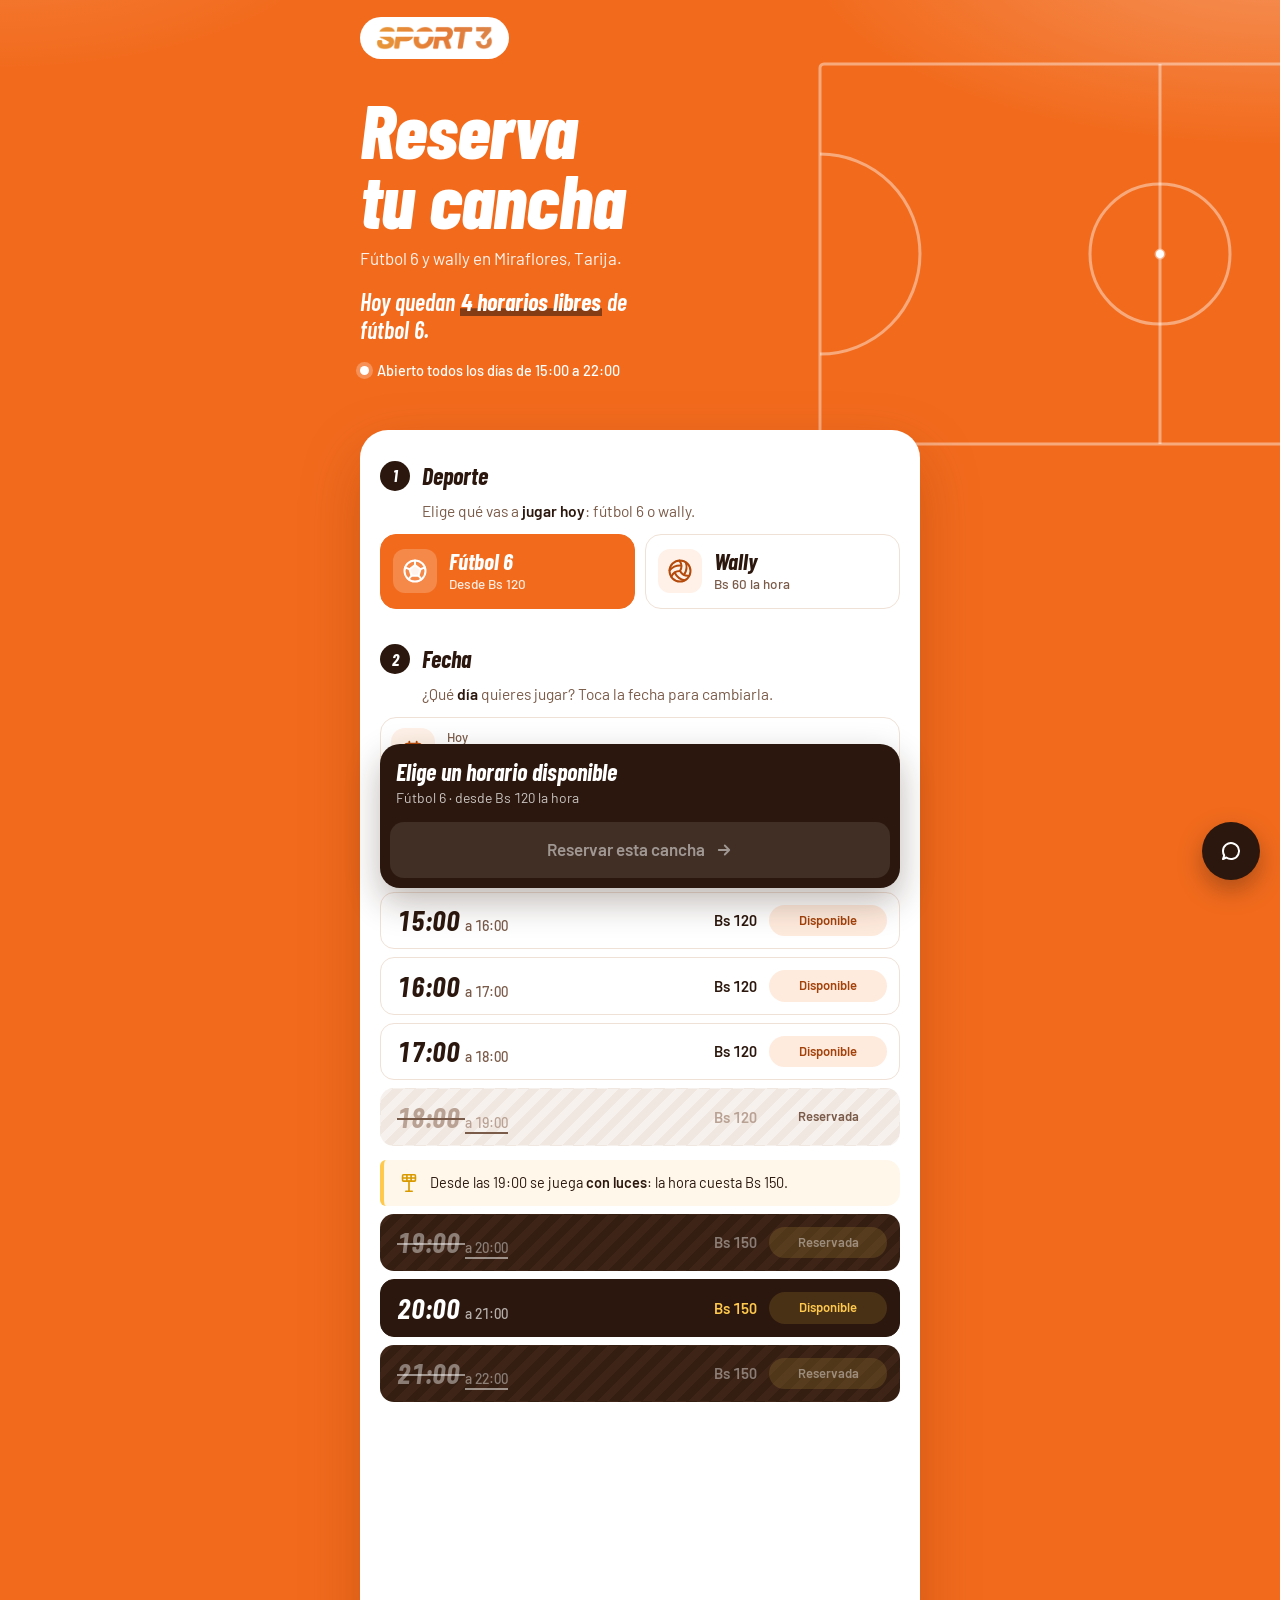
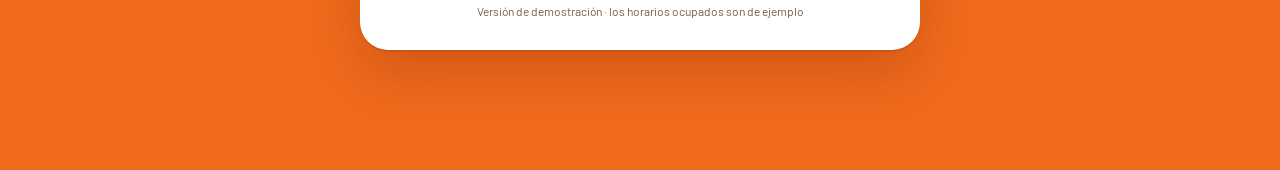
<file: propuesta/propuesta-diseno-v3.html>
<!doctype html>
<html lang="es">
<head>
<meta charset="utf-8">
<meta name="viewport" content="width=device-width, initial-scale=1, viewport-fit=cover">
<title>Sport 3 · Propuesta de diseño</title>
<meta name="description" content="Reserva cancha de fútbol 6 o wally en Sport 3, Miraflores, Tarija. Mira los horarios libres y envía tu reserva por WhatsApp.">
<meta name="theme-color" content="#E57B37">
<meta property="og:title" content="Sport 3 · Reserva tu cancha">
<meta property="og:description" content="Fútbol 6 y wally en Miraflores, Tarija. Elige tu horario y reserva por WhatsApp.">
<meta property="og:type" content="website">


<link rel="preconnect" href="https://fonts.googleapis.com">
<link rel="preconnect" href="https://fonts.gstatic.com" crossorigin>
<link rel="stylesheet" href="https://fonts.googleapis.com/css2?family=Barlow:wght@400;500;600;700&family=Barlow+Condensed:ital,wght@0,600;0,700;1,600;1,700;1,800&display=swap">
<style>
/* Base */
*,*::before,*::after{box-sizing:border-box}
body{margin:0}
img{max-width:100%}
[hidden]{display:none!important}

/* Layout: a blurred night-stadium photo fills the page; logo, title and the map sit on it; one white sheet holds the form,
   where every block carries the brand's oranges and the time list is the most prominent element. Light form only, by request. */
:root{
  --page:#0E140F; --bg:#FFFFFF; --surface:#F7F1E8; --surface-2:#EFE6D8; --line:#EEE3D3;
  --cream:#FFF6EC; --cream-2:#FFEFDD; --line-warm:#F2DCC4;
  --fg:#2B1B0D; --mut:#857766; --faint:#BDB2A3;
  --amber:#EAB155; --tang:#E89739; --accent:#E57B37; --clay:#DC8549;
  --accent-ink:#B4561B; --accent-soft:#FCEBDD; --on-accent:#FFFFFF; --on-gold:#2B1B0D;
  --grad:linear-gradient(135deg,var(--tang) 0%,var(--accent) 60%,var(--clay) 100%);
  --gold:linear-gradient(90deg,var(--tang),var(--amber));
  --ok:#24804a; --ok-soft:#E3F3E8; --warn:#9c5f08; --warn-soft:#FCEFD6; --bad:#b4442f; --bad-soft:#f9e9e5;
  --wa:#1f9d55;
  --scrim:rgba(43,27,13,.32); --shadow:0 1px 2px rgba(43,27,13,.06),0 14px 34px rgba(43,27,13,.14);
  --f-display:"League Spartan",system-ui,sans-serif;
  --f-body:Inter,system-ui,-apple-system,"Segoe UI",sans-serif;
  --ease-out:cubic-bezier(0.23,1,0.32,1);
  --ease-in-out:cubic-bezier(0.77,0,0.175,1);
  --r:14px;
  color-scheme:light;
}

*{box-sizing:border-box}
[hidden]{display:none!important}
html,body{background:var(--page)}
body{color:var(--fg);font:15px/1.5 var(--f-body);-webkit-font-smoothing:antialiased;
  padding-left:max(16px,env(safe-area-inset-left,0px));padding-right:max(16px,env(safe-area-inset-right,0px))}
body::before{content:"";position:fixed;inset:0 0 auto;height:env(safe-area-inset-top,0px);z-index:10;background:var(--page)}
button,input{font:inherit;color:inherit}
button{cursor:pointer;-webkit-tap-highlight-color:transparent}
:focus-visible{outline:2px solid var(--accent);outline-offset:2px;border-radius:8px}

/* stadium photo, pre-blurred so it stays behind the content without competing with it */
.bgimg{position:fixed;inset:0;z-index:0;background:var(--page) none center 35%/cover no-repeat;transform:scale(1.04);pointer-events:none}
.bgimg::after{content:"";position:absolute;inset:0;background:linear-gradient(180deg,rgba(0,0,0,.35) 0%,rgba(0,0,0,0) 45%)}

/* hero */
.band{position:relative;z-index:1;color:#fff;
  margin-left:calc(-1 * max(16px,env(safe-area-inset-left,0px)));margin-right:calc(-1 * max(16px,env(safe-area-inset-right,0px)));
  padding-left:max(16px,env(safe-area-inset-left,0px));padding-right:max(16px,env(safe-area-inset-right,0px));padding-block:0 52px}
.top-in{max-width:560px;margin:0 auto;height:72px;display:flex;align-items:center;justify-content:space-between}
.brand{display:inline-flex;align-items:center;background:#fff;border-radius:999px;padding:9px 18px;box-shadow:0 4px 16px rgba(0,0,0,.3);transition:transform 140ms var(--ease-out)}
.brand:active{transform:scale(.97)}
.brand img{display:block;height:24px;width:auto}
.intro{max-width:560px;margin:0 auto;padding:10px 0 0;display:flex;flex-direction:column;gap:14px}
.intro h1{font-family:var(--f-display);font-weight:700;font-size:40px;line-height:1;letter-spacing:-.02em;margin:0;text-wrap:balance;color:#fff;text-shadow:0 2px 18px rgba(0,0,0,.45)}
.intro h1 span{background:linear-gradient(90deg,var(--amber),var(--tang));-webkit-background-clip:text;background-clip:text;color:transparent;text-shadow:none}
.hero-chips{display:flex;flex-wrap:wrap;gap:8px}
.hchip{display:inline-flex;align-items:center;gap:6px;font-size:13px;font-weight:600;border-radius:999px;padding:6px 12px;background:rgba(255,255,255,.14);color:#fff;border:1px solid rgba(255,255,255,.3);
  backdrop-filter:blur(8px);-webkit-backdrop-filter:blur(8px)}
.hchip i{width:7px;height:7px;border-radius:50%;background:#6fdc8c}

/* map */
.map{position:relative;height:184px;border-radius:20px;overflow:hidden;background:#EDE5D6;box-shadow:0 14px 36px rgba(0,0,0,.4);border:1px solid rgba(255,255,255,.35);color:var(--fg)}
.map canvas,.map iframe{position:absolute;inset:0;width:100%;height:100%;border:0;display:block}
.map iframe{opacity:0;transition:opacity 300ms ease}
.map iframe.ready{opacity:1}
.map-open{position:absolute;inset:0;z-index:1}
.pin{position:absolute;left:50%;top:42%;z-index:2;transform:translate(-50%,-100%);pointer-events:none}
.pin svg{display:block;filter:drop-shadow(0 4px 6px rgba(0,0,0,.3))}
.pin::after{content:"";position:absolute;left:50%;bottom:-6px;width:14px;height:6px;margin-left:-7px;border-radius:50%;background:rgba(0,0,0,.25)}
.pulse{position:absolute;left:50%;top:42%;z-index:1;width:56px;height:56px;margin:-28px 0 0 -28px;border-radius:50%;background:rgba(229,123,55,.28);animation:pulse 2.4s var(--ease-out) infinite;pointer-events:none}
@keyframes pulse{0%{transform:scale(.4);opacity:.9}100%{transform:scale(1.6);opacity:0}}
.map.live .pin,.map.live .pulse{display:none}
.map-bar{position:absolute;left:10px;right:10px;bottom:10px;z-index:3;display:flex;align-items:center;gap:10px;background:rgba(255,255,255,.96);border-radius:14px;padding:8px 8px 8px 12px;box-shadow:0 4px 14px rgba(0,0,0,.15)}
.map-bar div{min-width:0;flex:1}
.map-bar b{display:block;font-family:var(--f-display);font-size:15.5px;line-height:1.15}
.map-bar small{display:block;color:var(--mut);font-size:12px;white-space:nowrap;overflow:hidden;text-overflow:ellipsis}
.go-btn{flex:none;display:inline-flex;align-items:center;gap:6px;background:var(--gold);color:var(--on-gold);font-weight:700;font-size:13px;border-radius:10px;padding:9px 12px;text-decoration:none;box-shadow:0 4px 10px rgba(232,151,57,.35);transition:transform 120ms var(--ease-out)}
.go-btn:active{transform:scale(.96)}

/* sheet */
main{position:relative;z-index:1;max-width:560px;margin:-32px auto 120px;background:var(--bg);border-radius:26px;box-shadow:0 1px 2px rgba(0,0,0,.2),0 18px 50px rgba(0,0,0,.35);
  padding:24px 20px 28px}
.step{display:flex;flex-direction:column;gap:26px}
h2{font-family:var(--f-display);font-weight:700;font-size:28px;line-height:1.1;letter-spacing:-.015em;margin:0;text-wrap:balance;color:var(--fg)}
h2 span{color:var(--accent)}

.block{display:flex;flex-direction:column;gap:12px}
.bh{display:flex;align-items:center;gap:10px}
.num{width:26px;height:26px;border-radius:50%;background:var(--grad);color:#fff;font:700 13px/1 var(--f-display);display:grid;place-items:center;flex:none;box-shadow:0 3px 8px rgba(229,123,55,.35)}
.bh h3{margin:0;font-family:var(--f-display);font-weight:700;font-size:18px;color:var(--fg);letter-spacing:-.01em}
.bh .meta{margin-left:auto;font-size:13px;font-weight:600;color:var(--accent-ink)}
.cta{margin:-6px 0 2px 36px;font-size:14.5px;line-height:1.4;font-weight:500;color:#5C4A38}
.cta b{color:var(--accent-ink);font-weight:700}

/* sport tiles */
.sports{display:grid;grid-template-columns:1fr 1fr;gap:10px}
.sp{position:relative;overflow:hidden;display:flex;align-items:center;gap:12px;text-align:left;border:1.5px solid var(--line-warm);background:var(--cream);border-radius:18px;padding:14px 12px;
  transition:transform 140ms var(--ease-out),border-color 200ms ease,box-shadow 200ms ease}
.sp::before{content:"";position:absolute;inset:0;background:var(--grad);opacity:0;transition:opacity 200ms ease}
.sp > *{position:relative}
.sp:active{transform:scale(.97)}
.sp .ic{width:44px;height:44px;border-radius:14px;background:#fff;color:var(--accent);display:grid;place-items:center;flex:none;box-shadow:0 2px 8px rgba(229,123,55,.18);transition:background-color 200ms ease,color 200ms ease}
.sp b{display:block;font-family:var(--f-display);font-weight:700;font-size:19px;line-height:1.1;color:var(--fg);transition:color 200ms ease}
.sp small{display:block;font-size:12.5px;font-weight:600;color:var(--accent-ink);transition:color 200ms ease}
.sp[aria-checked="true"]{border-color:transparent;box-shadow:0 10px 24px rgba(229,123,55,.34)}
.sp[aria-checked="true"]::before{opacity:1}
.sp[aria-checked="true"] b,.sp[aria-checked="true"] small{color:#fff}
.sp[aria-checked="true"] .ic{background:rgba(255,255,255,.22);color:#fff;box-shadow:none}

/* generic segmented control (owner screen) */
.seg{position:relative;display:grid;grid-template-columns:1fr 1fr;background:var(--surface);border-radius:14px;padding:4px}
.seg-ind{position:absolute;top:4px;bottom:4px;left:4px;width:calc(50% - 4px);border-radius:10px;background:var(--grad);box-shadow:0 4px 10px rgba(229,123,55,.3);transition:transform 260ms var(--ease-in-out)}
.seg[data-v="1"] .seg-ind{transform:translateX(100%)}
.seg button{position:relative;border:0;background:transparent;border-radius:10px;padding:11px 10px;text-align:center;transition:color 200ms ease}
.seg b{font-family:var(--f-display);font-weight:700;font-size:17px}
.seg button[aria-checked="true"]{color:#fff}
.seg button[aria-checked="false"]{color:var(--mut)}

/* date */
.datewrap{position:relative}
.field{width:100%;display:flex;align-items:center;gap:12px;border:1.5px solid var(--line-warm);background:#fff;border-radius:18px;padding:10px 14px 10px 10px;text-align:left;
  box-shadow:0 2px 8px rgba(120,60,20,.06);transition:border-color 150ms ease,box-shadow 150ms ease}
.field .ic{width:44px;height:44px;border-radius:14px;background:var(--gold);color:#fff;display:grid;place-items:center;flex:none;box-shadow:0 3px 8px rgba(232,151,57,.35)}
.field .ft{flex:1;min-width:0;display:flex;flex-direction:column}
.field .ft small{font-size:12px;font-weight:700;letter-spacing:.04em;text-transform:uppercase;color:var(--accent-ink)}
.field .ft b{font-size:16.5px;font-weight:600;color:var(--fg);text-transform:none}
.field > svg{color:var(--accent);flex:none;transition:transform 200ms var(--ease-out)}
.field[aria-expanded="true"]{border-color:var(--accent);box-shadow:0 0 0 3px rgba(229,123,55,.15)}
.field[aria-expanded="true"] > svg{transform:rotate(180deg)}
.pop{position:absolute;left:0;top:calc(100% + 8px);z-index:6;width:min(340px,100%);background:#fff;border:1px solid var(--line-warm);border-radius:18px;
  box-shadow:var(--shadow);padding:14px;transform-origin:top left;
  opacity:0;transform:scale(.97) translateY(-4px);visibility:hidden;pointer-events:none;
  transition:opacity 150ms var(--ease-out),transform 150ms var(--ease-out),visibility 0s linear 150ms}
.pop[data-open]{opacity:1;transform:none;visibility:visible;pointer-events:auto;transition:opacity 200ms var(--ease-out),transform 200ms var(--ease-out),visibility 0s}
.cal-h{display:flex;justify-content:space-between;align-items:baseline;padding:2px 4px 10px}
.cal-h b{font-family:var(--f-display);font-size:17px;text-transform:capitalize;color:var(--fg)}
.cal-h small{color:var(--accent-ink);font-size:12px;font-weight:600}
.cal-g{display:grid;grid-template-columns:repeat(7,1fr);gap:2px;text-align:center;font-variant-numeric:tabular-nums}
.cal-g .dow{font-size:11.5px;font-weight:600;color:var(--accent-ink);padding:4px 0 6px}
.day{border:0;background:transparent;border-radius:10px;aspect-ratio:1;max-width:100%;font-size:14px;font-weight:500;transition:background-color 120ms ease,transform 120ms var(--ease-out)}
.day:disabled{color:var(--faint);cursor:default;font-weight:400}
.day:active:not(:disabled){transform:scale(.94)}
@media (hover:hover) and (pointer:fine){.day:hover:not(:disabled):not([aria-selected="true"]){background:var(--cream-2)}}
.day.today:not([aria-selected="true"]){box-shadow:inset 0 0 0 1.5px var(--line-warm)}
.day[aria-selected="true"]{background:var(--grad);color:#fff;font-weight:700;box-shadow:0 4px 10px rgba(229,123,55,.35)}

/* time slots: the most prominent block (naranja más intenso, no pastel) */
.slots-wrap{background:#F7C08A;border:1.5px solid #EEA563;border-radius:22px;padding:12px;display:flex;flex-direction:column;gap:10px}
.slots{display:flex;flex-direction:column;gap:6px}
.slot{position:relative;overflow:hidden;display:grid;grid-template-columns:1fr auto 122px;align-items:center;gap:12px;width:100%;
  border:1px solid #F0C597;background:#fff;border-radius:14px;padding:11px 12px 11px 14px;text-align:left;font-variant-numeric:tabular-nums;
  box-shadow:0 1px 3px rgba(120,60,20,.14);transition:border-color 150ms ease,box-shadow 150ms ease}
.slot::before{content:"";position:absolute;inset:0;background:var(--grad);opacity:0;transition:opacity 150ms ease}
.slot > *{position:relative}
.slot .t{font-family:var(--f-display);font-size:21px;font-weight:700;letter-spacing:-.01em;color:var(--fg);line-height:1.1;transition:color 150ms ease}
.slot .t i{font-family:var(--f-body);font-style:normal;font-size:13.5px;font-weight:500;color:var(--mut);letter-spacing:0;transition:color 150ms ease}
.slot .p{font-size:14px;font-weight:700;color:var(--accent-ink);transition:color 150ms ease}
.slot .st{display:inline-flex;align-items:center;justify-content:center;gap:6px;border-radius:999px;padding:5px 9px;font-size:12.5px;font-weight:700;white-space:nowrap;background:var(--ok-soft);color:var(--ok);transition:background-color 150ms ease,color 150ms ease}
.slot.low .st{background:var(--warn-soft);color:var(--warn)}
.slot .ck{width:16px;height:16px;border-radius:50%;background:#fff;color:var(--accent);display:grid;place-items:center;flex:none}
@media (hover:hover) and (pointer:fine){.slot:hover:not(:disabled):not([aria-pressed="true"]){border-color:#EBC59E;box-shadow:0 4px 12px rgba(229,123,55,.14)}}
.slot:active:not(:disabled):not([aria-pressed="true"]){background:var(--cream)}
.slot:disabled{cursor:default;background:#FBE3CA;border-color:#F3D0AC;box-shadow:none}
.slot:disabled .t,.slot:disabled .t i,.slot:disabled .p{color:var(--faint)}
.slot:disabled .st{background:#ECE5DA;color:#9C9286}
.slot.res .t{text-decoration:line-through;text-decoration-thickness:2px}
.slot.loading:disabled{background:#fff}
.slot[aria-pressed="true"]{border-color:transparent;box-shadow:0 8px 20px rgba(229,123,55,.3)}
.slot[aria-pressed="true"]::before{opacity:1}
.slot[aria-pressed="true"] .t,.slot[aria-pressed="true"] .t i,.slot[aria-pressed="true"] .p{color:#fff}
.slot[aria-pressed="true"] .st{background:rgba(255,255,255,.22);color:#fff}
.slot[aria-pressed="true"] + .slot[aria-pressed="true"]{margin-top:-6px;border-top-left-radius:0;border-top-right-radius:0}
.slot[aria-pressed="true"]:has(+ .slot[aria-pressed="true"]){border-bottom-left-radius:0;border-bottom-right-radius:0}
.slot:focus-visible{outline-offset:-3px}
.hint{margin:0;padding:0 4px;font-size:13px;font-weight:500;color:var(--accent-ink);display:flex;gap:6px;align-items:center}

/* summary + buttons */
.sum{display:flex;justify-content:space-between;align-items:center;gap:14px;background:var(--cream);border:1.5px dashed #EDC49B;border-radius:18px;padding:14px 16px;font-variant-numeric:tabular-nums}
.sum .what{min-width:0}
.sum .what b{display:block;font-family:var(--f-display);font-size:17px;color:var(--fg);line-height:1.2}
.sum .what small{display:block;color:var(--mut);font-size:13px}
.sum .price{text-align:right;flex:none}
.sum .price b{display:block;font-family:var(--f-display);font-weight:700;font-size:28px;line-height:1;letter-spacing:-.02em;background:var(--grad);-webkit-background-clip:text;background-clip:text;color:transparent}
.sum .price small{display:inline-block;margin-top:5px;font-size:11.5px;font-weight:700;color:var(--ok);background:var(--ok-soft);border-radius:999px;padding:2px 8px}
.primary{display:flex;align-items:center;justify-content:center;gap:10px;border:0;border-radius:16px;background:var(--gold);color:var(--on-gold);height:54px;width:100%;
  font-weight:700;font-size:16.5px;text-decoration:none;box-shadow:0 8px 20px rgba(232,151,57,.38);transition:transform 140ms var(--ease-out),opacity 150ms ease,box-shadow 150ms ease}
.primary:active:not(:disabled){transform:scale(.98)}
.primary:disabled{opacity:.45;filter:saturate(.3);box-shadow:none;cursor:default}
.primary.wa{background:var(--grad);color:#fff;height:50px;width:auto;align-self:center;padding:0 30px;font-size:16px;border-radius:999px;box-shadow:0 10px 24px rgba(229,123,55,.42)}
.below-sum{display:flex;flex-direction:column;gap:12px;margin-top:-10px}
.note{font-size:13px;color:var(--mut);margin:0}
.back{align-self:flex-start;border:0;background:var(--cream);color:var(--accent-ink);font-size:14px;font-weight:600;padding:7px 12px 7px 8px;border-radius:999px;display:flex;gap:4px;align-items:center;transition:background-color 150ms ease,transform 120ms var(--ease-out)}
.back:active{transform:scale(.97)}
@media (hover:hover) and (pointer:fine){.back:hover{background:var(--cream-2)}}
.btn2{display:flex;align-items:center;justify-content:center;gap:8px;height:48px;border-radius:14px;border:1.5px solid var(--line-warm);background:#fff;
  font-weight:600;text-decoration:none;color:var(--accent-ink);transition:transform 140ms var(--ease-out),background-color 150ms ease}
.btn2:active{transform:scale(.98)}
@media (hover:hover) and (pointer:fine){.btn2:hover{background:var(--cream)}}

/* recap */
.recap{display:grid;grid-template-columns:auto 1fr;gap:0;background:#fff;border:1px solid #E4DED4;border-radius:14px;padding:4px 14px;font-size:14.5px;font-variant-numeric:tabular-nums}
.recap dt,.recap dd{margin:0;padding:10px 0;border-bottom:1px solid #EFEBE4}
.recap dt{color:#7A736B;font-size:13px;font-weight:600;padding-right:16px;display:flex;align-items:center}
.recap dd{color:#1F1A15;font-weight:600;text-align:right;display:flex;flex-direction:column;justify-content:center;align-items:flex-end}
.recap dd small{display:block;font-weight:500;color:#7A736B;font-size:12.5px}
.recap dt:nth-last-of-type(1),.recap dd:last-child{border-bottom:0}
.recap .tot{font-family:var(--f-display);font-size:20px;font-weight:700;color:#1F1A15}

/* inputs */
.inp{display:flex;flex-direction:column;gap:6px}
.inp label{font-size:13px;font-weight:700;color:var(--accent-ink)}
.inp input{border:1.5px solid var(--line-warm);background:#fff;border-radius:14px;padding:13px 14px;font-size:16px;transition:border-color 150ms ease,box-shadow 150ms ease;width:100%;min-width:0}
.inp input:focus{outline:none;border-color:var(--accent);box-shadow:0 0 0 3px rgba(229,123,55,.15)}
.pre{display:flex;align-items:stretch;min-width:0}
.pre span{display:flex;align-items:center;padding:0 12px;border:1.5px solid var(--line-warm);border-right:0;border-radius:14px 0 0 14px;color:var(--accent-ink);font-weight:600;background:var(--cream);font-size:15px}
.pre input{border-radius:0 14px 14px 0!important}
.check{display:flex;gap:10px;align-items:flex-start;font-size:15px;font-weight:500;cursor:pointer}
.check input{width:20px;height:20px;margin:1px 0 0;accent-color:var(--accent);flex:none}
.check small{display:block;color:var(--mut);font-size:13px;font-weight:400}
.err{margin:0;background:var(--bad-soft);color:var(--bad);border-radius:12px;padding:10px 12px;font-size:13.5px}
.warnbox{margin:0;background:var(--warn-soft);color:var(--fg);border-radius:12px;padding:10px 12px;font-size:13.5px}

/* amount due at the court */
.paybox{display:grid;grid-template-columns:1fr auto;align-items:center;gap:2px 12px;background:var(--cream);border:1.5px solid var(--line-warm);border-radius:16px;padding:14px 16px;font-variant-numeric:tabular-nums}
.paybox span{font-weight:600;color:var(--fg)}
.paybox b{font-family:var(--f-display);font-weight:700;font-size:26px;letter-spacing:-.02em;line-height:1;color:var(--accent-ink)}
.paybox small{grid-column:1/-1;color:var(--mut);font-size:13px}
.preview{border:1.5px solid var(--line-warm);border-radius:14px;font-size:13.5px;background:#fff}
.preview summary{cursor:pointer;padding:11px 14px;color:var(--accent-ink);font-weight:600;list-style:none;display:flex;justify-content:space-between;align-items:center}
.preview summary::-webkit-details-marker{display:none}
.preview summary svg{transition:transform 200ms var(--ease-out)}
.preview[open] summary svg{transform:rotate(180deg)}
.preview pre{margin:0;padding:0 14px 14px;white-space:pre-wrap;font:13.5px/1.55 var(--f-body);overflow-wrap:anywhere}

/* confirmation */
.done{display:flex;flex-direction:column;gap:6px;align-items:flex-start}
.tick{width:48px;height:48px;border-radius:50%;background:var(--ok-soft);display:grid;place-items:center;color:var(--ok);margin-bottom:6px}
.code-big{font-family:var(--f-display);font-weight:700;font-size:44px;letter-spacing:-.01em;line-height:1;font-variant-numeric:tabular-nums;background:var(--grad);-webkit-background-clip:text;background-clip:text;color:transparent;align-self:flex-start}
.dl{margin:0;display:grid;grid-template-columns:auto 1fr;gap:10px 16px;background:var(--cream);border:1.5px solid var(--line-warm);border-radius:16px;padding:14px 16px;font-variant-numeric:tabular-nums}
.dl dt{color:var(--accent-ink);font-size:13.5px;font-weight:600}
.dl dd{margin:0;text-align:right;font-weight:600;min-width:0;overflow-wrap:anywhere}
.dl dd.hi{font-family:var(--f-display);font-size:18px;color:var(--accent-ink)}

/* owner screen (reached with #dueno) */
.days{display:flex;gap:6px;overflow-x:auto;padding-bottom:4px;scrollbar-width:thin}
.dchip{flex:none;border:1.5px solid var(--line-warm);background:#fff;border-radius:12px;padding:8px 0;width:52px;display:flex;flex-direction:column;align-items:center;font-variant-numeric:tabular-nums;
  transition:background-color 150ms ease,border-color 150ms ease,color 150ms ease}
.dchip small{font-size:11px;color:var(--accent-ink);text-transform:capitalize}
.dchip b{font-size:16px;font-weight:700}
.dchip[aria-pressed="true"]{background:var(--accent);border-color:var(--accent);color:#fff}
.dchip[aria-pressed="true"] small{color:#fff;opacity:.85}
.olist{display:flex;flex-direction:column;border:1.5px solid var(--line-warm);border-radius:16px;overflow:hidden}
.orow{display:grid;grid-template-columns:1fr auto;align-items:center;gap:12px;padding:10px 12px 10px 16px;border-top:1px solid var(--line);font-variant-numeric:tabular-nums}
.orow:first-child{border-top:0}
.orow .t{font-family:var(--f-display);font-weight:700;font-size:17px}
.orow .t i{font-family:var(--f-body);font-style:normal;font-weight:400;font-size:13.5px;color:var(--mut)}
.orow.full{background:var(--cream)}
.stp{display:flex;align-items:center;gap:4px}
.stp button{width:36px;height:36px;border-radius:10px;border:1.5px solid var(--line-warm);background:#fff;color:var(--accent-ink);display:grid;place-items:center;transition:transform 120ms var(--ease-out),opacity 150ms ease}
.stp button:active:not(:disabled){transform:scale(.94)}
.stp button:disabled{opacity:.3;cursor:default}
.stp output{min-width:76px;text-align:center;font-size:13.5px;color:var(--mut)}
.stp output b{color:var(--fg);font-weight:700}
.orow.full .stp output b{color:var(--bad)}
.saved{font-size:12.5px;color:var(--mut);min-height:18px}
.owner-pill{display:inline-flex;align-items:center;gap:6px;font-size:12.5px;font-weight:600;color:var(--accent-ink)}
.owner-pill i{width:6px;height:6px;border-radius:50%;background:var(--ok)}

/* chat */
.fab{position:fixed;right:calc(20px + env(safe-area-inset-right,0px));bottom:calc(20px + env(safe-area-inset-bottom,0px));z-index:20;width:58px;height:58px;border-radius:50%;border:0;
  background:var(--grad);color:#fff;box-shadow:0 8px 22px rgba(229,123,55,.45);display:grid;place-items:center;transition:transform 140ms var(--ease-out)}
.fab:active{transform:scale(.94)}
.fab svg{grid-area:1/1;transition:opacity 160ms ease,transform 200ms var(--ease-out),filter 160ms ease}
.fab .i-x{opacity:0;transform:rotate(-45deg) scale(.8);filter:blur(2px)}
.fab[aria-expanded="true"] .i-chat{opacity:0;transform:rotate(45deg) scale(.8);filter:blur(2px)}
.fab[aria-expanded="true"] .i-x{opacity:1;transform:none;filter:none}
.chat{position:fixed;z-index:19;right:calc(20px + env(safe-area-inset-right,0px));bottom:calc(90px + env(safe-area-inset-bottom,0px));
  width:min(380px,calc(100vw - 32px - env(safe-area-inset-left,0px) - env(safe-area-inset-right,0px)));height:min(560px,calc(100dvh - 120px - env(safe-area-inset-top,0px) - env(safe-area-inset-bottom,0px)));
  background:#fff;border:1px solid var(--line-warm);border-radius:22px;box-shadow:var(--shadow);display:flex;flex-direction:column;overflow:hidden;
  transform-origin:bottom right;opacity:0;transform:scale(.96) translateY(8px);visibility:hidden;pointer-events:none;
  transition:opacity 160ms var(--ease-out),transform 160ms var(--ease-out),visibility 0s linear 160ms}
.chat[data-open]{opacity:1;transform:none;visibility:visible;pointer-events:auto;transition:opacity 220ms var(--ease-out),transform 220ms var(--ease-out),visibility 0s}
.chat-h{display:flex;align-items:center;gap:10px;padding:14px 16px;background:var(--grad);color:#fff}
.av{width:34px;height:34px;border-radius:50%;background:#fff;display:grid;place-items:center;flex:none;overflow:hidden}
.av{font-family:var(--f-display);font-weight:700;font-size:14px;color:var(--accent);font-style:italic}
.chat-h b{display:block;font-family:var(--f-display);font-size:16px}
.chat-h small{display:flex;align-items:center;gap:6px;color:rgba(255,255,255,.9);font-size:12px}
.chat-h small i{width:6px;height:6px;border-radius:50%;background:#b7f5c8}
.msgs{flex:1;overflow-y:auto;padding:16px;display:flex;flex-direction:column;gap:8px;overscroll-behavior:contain;background:#FFFBF6}
.m{max-width:86%;padding:9px 12px;border-radius:16px;font-size:14px;line-height:1.45;overflow-wrap:anywhere}
.m.bot{background:#fff;border:1px solid var(--line);border-bottom-left-radius:5px;align-self:flex-start}
.m.me{background:var(--accent);color:#fff;border-bottom-right-radius:5px;align-self:flex-end}
.m a{color:inherit}
.acts{display:flex;flex-wrap:wrap;gap:6px;align-self:flex-start;max-width:100%}
.chip{border:1.5px solid var(--line-warm);background:#fff;border-radius:999px;padding:6px 11px;font-size:13px;font-weight:600;color:var(--accent-ink);text-decoration:none;transition:transform 120ms var(--ease-out),background-color 150ms ease}
.chip:active{transform:scale(.96)}
@media (hover:hover) and (pointer:fine){.chip:hover{background:var(--cream)}}
.chip.solid{background:var(--grad);color:#fff;border-color:transparent}
.chip.wa{background:var(--wa);color:#fff;border-color:var(--wa)}
.typing{display:flex;gap:4px;padding:12px 14px}
.typing i{width:6px;height:6px;border-radius:50%;background:var(--faint);animation:blink 1s ease infinite}
.typing i:nth-child(2){animation-delay:.15s}.typing i:nth-child(3){animation-delay:.3s}
@keyframes blink{0%,100%{opacity:.3}50%{opacity:1}}
.chat-f{display:flex;gap:8px;padding:10px;border-top:1px solid var(--line)}
.chat-f input{flex:1;min-width:0;border:1.5px solid var(--line-warm);background:var(--cream);border-radius:999px;padding:10px 14px;font-size:15px}
.chat-f input:focus{outline:none;border-color:var(--accent)}
.send{width:42px;height:42px;border-radius:50%;border:0;background:var(--grad);color:#fff;display:grid;place-items:center;flex:none;transition:transform 120ms var(--ease-out),opacity 150ms ease}
.send:active{transform:scale(.94)}
.send:disabled{opacity:.35}

/* toast */
.toast{position:fixed;left:50%;bottom:calc(24px + env(safe-area-inset-bottom,0px));z-index:40;background:var(--fg);color:#fff;border-radius:999px;padding:10px 16px;font-size:14px;font-weight:500;
  transform:translate(-50%,calc(100% + 32px));opacity:0;transition:transform 260ms var(--ease-out),opacity 200ms ease;pointer-events:none;white-space:nowrap;max-width:calc(100vw - 32px);overflow:hidden;text-overflow:ellipsis}
.toast[data-show]{transform:translate(-50%,0);opacity:1}

.demo-band{font-size:12px;color:var(--mut);text-align:center;margin:24px 0 0}

@media (max-width:420px){
  .intro h1{font-size:34px}
  main{padding:20px 14px 24px;border-radius:22px}
  .slot{grid-template-columns:1fr auto 112px;gap:8px;padding:11px 8px 11px 10px}
  .slot .t{font-size:19px}
  .sp{padding:12px 10px;gap:10px}
  .sp .ic{width:38px;height:38px;border-radius:12px}
  .sp b{font-size:17px}
  .sp small{font-size:11.5px}
  .stp output{min-width:64px}
}
@media (max-width:420px){
  .slot .t i{display:block;margin-top:2px}
}
@media (prefers-reduced-motion: reduce){
  .seg-ind,.slot,.slot::before,.sp,.sp::before,.pop,.chat,.toast,.fab svg,.field > svg,.primary,.day,.chip,.btn2,.stp button,.preview summary svg,.back,.go-btn,.brand{transition-property:opacity,background-color,border-color,color,visibility!important}
  .pop,.chat{transform:none!important}
  .toast{transform:translate(-50%,0)!important}
  .pulse{animation:none;opacity:0}
  .primary:active,.fab:active,.chip:active,.sp:active,.back:active,.go-btn:active{transform:none!important}
}

/* ===== Ajustes de diseño =====
   Regla: el naranja se reserva para acciones, selección y marca. Textos, etiquetas y fondos pasan a neutros cálidos.
   Sin texto en degradado; el degradado queda solo en lo seleccionado (deporte, fecha, horario). */
:root{--line-warm:#E7DFD3;--cream:#FAF7F2;--cream-2:#F2EDE5;--mut:#7C7064}
.step{gap:28px}
.cta{color:#6B5D4F;font-weight:400}
.cta b{color:var(--fg);font-weight:600}
h2 span{color:inherit}
.intro h1 span{background:none;color:var(--tang);-webkit-background-clip:border-box;background-clip:border-box}
.num{background:var(--fg);box-shadow:none;font-size:12.5px}
.bh .meta{color:var(--mut);font-weight:500}
/* deporte */
.sp{background:#fff;border-color:var(--line-warm)}
.sp small{color:var(--mut)}
.sp .ic{background:var(--cream-2);box-shadow:none}
@media (hover:hover) and (pointer:fine){.sp:hover:not([aria-checked="true"]){border-color:#CDBFAE}}
/* fecha */
.field{border-color:var(--line-warm);box-shadow:none}
.field .ic{background:var(--cream-2);color:var(--accent-ink);box-shadow:none}
.field .ft small{color:var(--mut)}
.field > svg{color:var(--mut)}
/* horarios */
.past-note{margin:2px 4px 2px;font-size:13px;font-weight:600;color:#7A3F12}
/* barra de acción fija */
.dock{position:sticky;bottom:calc(12px + env(safe-area-inset-bottom,0px));z-index:4;display:flex;flex-direction:column;gap:10px;
  background:#fff;border:1px solid var(--line-warm);border-radius:20px;padding:10px;box-shadow:0 -2px 0 rgba(255,255,255,.9),0 12px 30px rgba(43,27,13,.16)}
.dock .below-sum{margin-top:0}
.sum{background:transparent;border:0;border-radius:0;padding:4px 6px}
.sum .what b{font-size:19px;font-variant-numeric:tabular-nums}
.sum .price b{background:none;-webkit-background-clip:border-box;background-clip:border-box;color:var(--fg);font-size:24px}
/* botones */
.primary{background:var(--accent);color:#fff;box-shadow:0 6px 16px rgba(229,123,55,.28)}
.primary:disabled{opacity:1;filter:none;background:#EEE8DF;color:#A3978A;box-shadow:none}
.primary.wa{background:var(--wa);color:#fff;width:100%;height:54px;border-radius:16px;padding:0 20px;box-shadow:0 6px 16px rgba(31,157,85,.28)}
.go-btn{background:var(--accent);color:#fff;box-shadow:0 3px 8px rgba(229,123,55,.3)}
.back{background:transparent;color:var(--mut);padding-left:0}
@media (hover:hover) and (pointer:fine){.back:hover{background:transparent;color:var(--fg)}}
.btn2{color:var(--fg);border-color:var(--line-warm)}
.linkbtn{align-self:center;border:0;background:transparent;color:var(--accent-ink);font-weight:600;font-size:15px;padding:10px 12px;text-decoration:underline;text-underline-offset:3px}
/* datos y resúmenes */
.inp label{color:var(--fg);font-weight:600}
.pre span{color:var(--mut)}
.dl{background:#fff;border:1px solid var(--line-warm)}
.dl dt{color:var(--mut);font-weight:500}
.dl dd.hi{color:var(--fg)}
.paybox{background:#fff;border:1px solid var(--line-warm)}
.paybox b{color:var(--fg)}
.preview{border-color:var(--line-warm)}
.preview summary{color:var(--fg)}
.code-big{background:none;-webkit-background-clip:border-box;background-clip:border-box;color:var(--fg)}
/* asistente */
.fab{background:var(--accent);box-shadow:0 8px 20px rgba(229,123,55,.38)}
.chat-h{background:var(--fg)}
.chat-h small i{background:#6fdc8c}
.msgs{background:#FAF8F5}
.chip{color:var(--fg)}
.chip.solid{background:var(--accent)}
.send{background:var(--accent)}
.chat-f input{background:#fff}
/* celular: la barra de acción queda pegada abajo y el asistente se ubica justo encima */
@media (max-width:600px){
  .dock{position:fixed;left:0;right:0;bottom:0;z-index:15;border-radius:20px 20px 0 0;border-width:1px 0 0;
    padding:10px max(16px,env(safe-area-inset-right,0px)) calc(10px + env(safe-area-inset-bottom,0px)) max(16px,env(safe-area-inset-left,0px));
    box-shadow:0 -10px 30px rgba(43,27,13,.18)}
  body:has(#step1:not([hidden])) main{padding-bottom:calc(var(--dockh,150px) + 12px)}
  body:has(#step1:not([hidden])) .fab{bottom:calc(var(--dockh,150px) + 12px)}
  body:has(#step1:not([hidden])) .chat{bottom:calc(var(--dockh,150px) + 82px);height:min(460px,calc(100dvh - var(--dockh,150px) - 110px - env(safe-area-inset-top,0px)))}
}

/* ===== Correcciones de la revisión de diseño ===== */
.hchip.zona{background:transparent;border-color:rgba(255,255,255,.22);color:rgba(255,255,255,.85);font-weight:500}
.courts{display:grid;grid-template-columns:repeat(3,minmax(0,1fr));gap:8px}
.court{position:relative;overflow:hidden;display:flex;flex-direction:column;align-items:flex-start;gap:2px;text-align:left;border:1.5px solid var(--line-warm);background:#fff;border-radius:16px;padding:12px;min-width:0}
.court::before{content:"";position:absolute;inset:0;background:var(--grad);opacity:0;transition:opacity 150ms ease}
.court > *{position:relative}
.court .cn{font-family:var(--f-display);font-weight:700;font-size:17px;line-height:1.1;color:var(--fg)}
.court .cd{font-size:12.5px;color:var(--mut);line-height:1.25}
.court .cs{margin-top:6px;font-size:12px;font-weight:700;color:var(--ok);background:var(--ok-soft);border-radius:999px;padding:3px 8px}
.court:disabled{cursor:default;background:var(--cream);border-color:transparent}
.court:disabled .cn,.court:disabled .cd{color:var(--faint)}
.court:disabled .cs{background:#ECE5DA;color:#9C9286}
.court.on{border-color:transparent;box-shadow:0 8px 20px rgba(229,123,55,.3)}
.court.on::before{opacity:1}
.court.on .cn,.court.on .cd{color:#fff}
.court.on .cs{background:rgba(255,255,255,.22);color:#fff}
@media (hover:hover) and (pointer:fine){.court:hover:not(:disabled):not(.on){border-color:var(--accent)}}
.paysel{border:0;margin:0;padding:0;display:flex;flex-direction:column;gap:8px;min-width:0}
.paysel legend{font-size:13px;font-weight:600;color:var(--fg);margin-bottom:6px;padding:0}
.payopt{display:flex;gap:12px;align-items:flex-start;border:1.5px solid var(--line-warm);border-radius:14px;padding:12px 14px;cursor:pointer;background:#fff}
.payopt input{width:20px;height:20px;margin:1px 0 0;accent-color:var(--accent);flex:none}
.payopt b{display:block;font-weight:600}
.payopt small{display:block;color:var(--mut);font-size:13px}
.payopt:has(input:checked){border-color:var(--accent);background:#FFF8F1}
.qrbox{grid-column:1/-1;display:flex;justify-content:center;padding:10px 0 2px}
.qrbox canvas,.qrbox img{width:168px;height:168px;image-rendering:pixelated;border:8px solid #fff;border-radius:12px;box-shadow:0 0 0 1px var(--line-warm)}
#step4 .map{height:168px;box-shadow:none;border:1px solid var(--line-warm)}
@media (max-width:420px){.courts{gap:6px}.court{padding:10px}.court .cn{font-size:16px}.court .cd{font-size:11.5px}}

/* Pantalla del dueño: acceso con correo y contraseña (Supabase Auth) */
#oLogin h3{margin:0;font-size:16px}
#oLogin .note:empty{display:none}
#oLogout{padding:0;font-size:inherit;vertical-align:baseline}

/* Pantalla del dueño: reservas de la página */
.osec{margin:18px 0 0;font-size:16px}
.ores{display:grid;gap:10px}
.ores .empty{margin:0;color:var(--mut);font-size:14px}
.rcard{border:1.5px solid var(--line-warm);background:#fff;border-radius:14px;padding:12px 14px;display:grid;gap:8px}
.rcard.off{opacity:.6}
.rcard .rtop{display:flex;align-items:flex-start;justify-content:space-between;gap:10px}
.rcard .rname{font-weight:700;font-size:15px}
.rcard .rmeta{font-size:13px;color:var(--mut);line-height:1.45}
.rcard .rbadges{display:flex;gap:6px;flex-wrap:wrap;justify-content:flex-end}
.badge{display:inline-block;font-size:11.5px;font-weight:700;border-radius:999px;padding:2px 8px;white-space:nowrap}
.badge.pend{background:var(--warn-soft);color:var(--warn)}
.badge.ok{background:var(--ok-soft);color:var(--ok)}
.badge.off{background:#EEE8DF;color:var(--mut)}
.badge.bad{background:var(--bad-soft);color:var(--bad)}
.ract{display:flex;gap:8px;flex-wrap:wrap}
.ract button,.ract a{flex:1 1 auto;display:inline-flex;align-items:center;justify-content:center;min-height:38px;padding:0 12px;border-radius:10px;border:1.5px solid var(--line-warm);background:#fff;color:var(--fg);font:inherit;font-size:13.5px;font-weight:600;text-decoration:none;cursor:pointer}
.ract .go{background:var(--accent);border-color:var(--accent);color:#fff}
.ract .wa{border-color:var(--wa);color:var(--wa)}
.ract button:disabled{opacity:.5;cursor:default}
.dchip{position:relative}
.dchip .pdot{position:absolute;top:4px;right:6px;width:7px;height:7px;border-radius:50%;background:var(--bad)}
.orow output small{display:block;font-size:11px;color:var(--mut);font-weight:500}
.note.hold{color:var(--ok);font-weight:600}

/* En la pantalla del dueño no se muestra el chat de ayuda */
body:has(#owner:not([hidden])) #fab{display:none}

/* Reserva abierta desde el enlace de WhatsApp: botones grandes */
#owner.focus .done .note{display:none}
.fcard{border:1.5px solid var(--line-warm);background:#fff;border-radius:18px;padding:18px;display:grid;gap:12px}
.fbad{display:flex;gap:6px;flex-wrap:wrap}
.fbad .badge{font-size:13px;padding:4px 10px}
.fname{font-family:var(--f-display);font-weight:700;font-size:26px;line-height:1.1}
.fdl{display:grid;grid-template-columns:auto 1fr;gap:8px 14px;margin:0;font-size:17px}
.fdl dt{color:var(--mut)}
.fdl dd{margin:0;font-weight:600}
.facts{display:grid;gap:10px;margin-top:4px}
.fbig{width:100%;height:58px;font-size:18px;border-radius:16px;text-decoration:none}
.btn2.fbig{display:flex;align-items:center;justify-content:center;font-weight:700}
.fno{color:var(--bad)}
.fall{display:block;text-align:center;margin-top:14px;color:var(--accent-ink);font-weight:600}

</style>
<style>
/* =====================================================================
   Propuesta de diseño «Líneas de tiza» · Sport 3
   Idea: la página se dibuja con el lenguaje de la cancha. Césped sintético de fondo,
   líneas de tiza como estructura y el naranja de la marca solo para lo que se toca.
   Lo memorable: las canchas se eligen sobre un plano dibujado como cancha de verdad.
   ===================================================================== */
:root{
  --turf:#2B170D;        /* césped */
  --turf-2:#3D2416;      /* césped iluminado */
  --chalk:#FFFFFF;       /* tiza */
  --line-c:rgba(255,255,255,.78);
  --paper:#F26B1D;       /* fondo de página: blanco frío, no crema */
  --ink:#2B170D;         /* texto */
  --ink-2:#7A5A48;       /* texto secundario */
  --rule:#F0E1D6;        /* bordes */
  --orange:#F26B1D;      /* naranja Sport 3 */
  --orange-ink:#B44A0B;  /* naranja para texto sobre blanco (contraste AA) */
  --taken:#E3D6CD;

  /* se reasignan los tokens del diseño original */
  --page:var(--paper); --bg:#fff; --fg:var(--ink); --mut:var(--ink-2); --faint:#B9A193;
  --line:var(--rule); --line-warm:var(--rule); --cream:#FFF1E7; --cream-2:#FDE4D3;
  --accent:var(--orange); --accent-ink:var(--orange-ink); --accent-soft:#FDE9DC;
  --grad:var(--orange); --gold:var(--orange); --on-gold:#fff;
  --ok:#A3410A; --ok-soft:#FFE8D9;
  --f-display:"Barlow Condensed","Arial Narrow",system-ui,sans-serif;
  --f-body:"Barlow",system-ui,-apple-system,"Segoe UI",sans-serif;
}
html,body{background:var(--paper)}
body{font:16px/1.5 var(--f-body);color:var(--ink)}
body::before{background:var(--turf)}
:focus-visible{outline:3px solid var(--orange);outline-offset:2px}
.bgimg{display:none}

/* ---------- portada: una cancha vista desde arriba ---------- */
.band{
  background-color:var(--turf);
  background-image:
    url("data:image/svg+xml,%3Csvg xmlns='http://www.w3.org/2000/svg' width='760' height='440' viewBox='0 0 760 440' fill='none' stroke='%23FFFFFF' stroke-opacity='.22' stroke-width='3'%3E%3Crect x='40' y='30' width='680' height='380' rx='4'/%3E%3Cpath d='M380 30v380'/%3E%3Ccircle cx='380' cy='220' r='70'/%3E%3Ccircle cx='380' cy='220' r='4' fill='%23FFFFFF' fill-opacity='.4'/%3E%3Crect x='40' y='120' width='90' height='200'/%3E%3Crect x='630' y='120' width='90' height='200'/%3E%3C/svg%3E"),
    repeating-linear-gradient(90deg,rgba(255,255,255,.035) 0 48px,transparent 48px 96px);
  background-position:right -260px top 34px,0 0;
  background-repeat:no-repeat,repeat;
  background-size:760px 440px,auto;
  padding-block:0 64px;
}
.top-in{height:76px}
.brand{background:var(--chalk);box-shadow:none;padding:9px 16px}
.intro{gap:12px;padding-top:18px}
.intro h1{font-family:var(--f-display);font-weight:700;font-size:64px;line-height:.92;letter-spacing:-.005em;color:var(--chalk);text-shadow:none;max-width:9ch}
.intro h1 span{color:inherit;background:none}
.lede{margin:0;max-width:34ch;font-size:17px;line-height:1.45;color:rgba(255,255,255,.86)}
.abierto{display:inline-flex;align-items:center;gap:8px;margin-top:4px;font-size:15px;font-weight:600;color:var(--chalk)}
.abierto i{width:9px;height:9px;border-radius:50%;background:#FFD36E;box-shadow:0 0 0 4px rgba(255,211,110,.18)}
.hero-chips{display:none}

/* ---------- la hoja ---------- */
main{margin-top:-30px;border-radius:28px;box-shadow:0 1px 0 rgba(43,23,13,.06),0 20px 50px rgba(43,23,13,.14);padding:28px 20px 30px}
.step{gap:32px}
h2{font-family:var(--f-display);font-size:38px;font-weight:700;line-height:1;letter-spacing:0}
.block{gap:12px}
.bh{gap:12px}
.num{width:30px;height:30px;background:var(--turf);color:var(--chalk);font:700 17px/1 var(--f-display);box-shadow:none}
.bh h3{font-family:var(--f-display);font-size:24px;font-weight:700;letter-spacing:0}
.bh .meta{font-size:14px;color:var(--ink-2);font-weight:500}
.cta{margin:-6px 0 0 42px;font-size:15.5px;color:var(--ink-2)}
.cta b{color:var(--ink);font-weight:600}

/* deporte: la elegida queda «pintada» de césped */
.sp{background:#fff;border:1.5px solid var(--rule);border-radius:16px;padding:14px 12px}
.sp::before{display:none}
.sp .ic{background:var(--cream);color:var(--turf);border-radius:12px;box-shadow:none}
.sp b{font-family:var(--f-display);font-size:23px;font-weight:700}
.sp small{font-size:13.5px;font-weight:500;color:var(--ink-2)}
.sp[aria-checked="true"]{background:var(--turf);border-color:var(--turf);box-shadow:inset 0 -4px 0 var(--orange)}
.sp[aria-checked="true"] b{color:var(--chalk)}
.sp[aria-checked="true"] small{color:rgba(255,255,255,.8)}
.sp[aria-checked="true"] .ic{background:rgba(255,255,255,.12);color:var(--chalk)}

/* fecha */
.field{border:1.5px solid var(--rule);border-radius:16px}
.field .ic{background:var(--cream);color:var(--turf)}
.field .ft small{text-transform:none;letter-spacing:0;font-size:13px;font-weight:500;color:var(--ink-2)}
.field .ft b{font-size:17px}
.field > svg{color:var(--ink-2)}
.day[aria-selected="true"]{background:var(--turf);box-shadow:none}
.day.today:not([aria-selected="true"]){box-shadow:inset 0 0 0 1.5px var(--orange)}

/* horarios: una planilla, sin caja de color alrededor */
.slots-wrap{background:transparent;border:0;border-radius:0;padding:0;gap:8px}
.past-note{margin:0;font-size:14px;font-weight:500;color:var(--ink-2)}
.slots{gap:8px}
.slot{grid-template-columns:1fr auto 118px;border:1.5px solid var(--rule);border-radius:14px;padding:12px 12px 12px 16px;box-shadow:none}
.slot::before{background:var(--orange)}
.slot .t{font-family:var(--f-display);font-size:28px;font-weight:700;letter-spacing:0;line-height:1}
.slot .t i{font-family:var(--f-body);font-size:14px;color:var(--ink-2)}
.slot .p{font-size:15px;font-weight:600;color:var(--ink)}
.slot .st{font-size:13px;font-weight:600;padding:6px 10px;background:var(--ok-soft);color:var(--ok)}
@media (hover:hover) and (pointer:fine){.slot:hover:not(:disabled):not([aria-pressed="true"]){border-color:var(--turf);box-shadow:none}}
.slot:active:not(:disabled):not([aria-pressed="true"]){background:var(--cream)}
.slot:disabled{background:repeating-linear-gradient(135deg,#F7F1ED 0 8px,#F0E7E1 8px 16px);border-color:transparent}
.slot:disabled .st{background:transparent;color:var(--ink-2);padding-inline:0}
.slot.res .t{text-decoration-thickness:2px;text-decoration-color:var(--ink-2)}
.slot[aria-pressed="true"]{border-color:var(--orange);box-shadow:none}
.slot[aria-pressed="true"] .st{background:rgba(255,255,255,.2)}
.slot[aria-pressed="true"] + .slot[aria-pressed="true"]{margin-top:-8px}

/* ---------- canchas: el plano de Sport 3 ---------- */
.courts{grid-template-columns:repeat(3,minmax(0,1fr));gap:10px;padding:14px;border-radius:18px;background:var(--cream)}
.court{
  aspect-ratio:3/4;justify-content:flex-start;align-items:center;text-align:center;gap:2px;
  border:0;border-radius:10px;padding:14px 6px 12px;color:var(--chalk);
  background:
    repeating-linear-gradient(0deg,rgba(255,255,255,.045) 0 14px,transparent 14px 28px),
    var(--turf);
  box-shadow:inset 0 0 0 5px var(--turf),inset 0 0 0 7px var(--line-c);
  transition:transform 140ms var(--ease-out),box-shadow 150ms ease;
}
/* línea de medio campo y círculo central, en tiza */
.court::before{inset:auto 7px 50% 7px;height:2px;background:var(--line-c);opacity:1;transition:none}
.court::after{content:"";position:absolute;left:50%;top:50%;width:26%;aspect-ratio:1;border:2px solid var(--line-c);border-radius:50%;transform:translate(-50%,-50%)}
.court > *{position:relative;z-index:1}
.court .cn{font-family:var(--f-display);font-size:19px;font-weight:700;color:var(--chalk);line-height:1}
.court .cd{font-size:12px;color:rgba(255,255,255,.82);line-height:1.2}
.court .cs{margin-top:auto;font-size:12px;font-weight:600;background:rgba(255,255,255,.16);color:var(--chalk);padding:3px 9px}
.court:active:not(:disabled){transform:scale(.97)}
@media (hover:hover) and (pointer:fine){.court:hover:not(:disabled):not(.on){border:0;box-shadow:inset 0 0 0 5px var(--turf),inset 0 0 0 7px var(--chalk)}}
.court:disabled{
  background:repeating-linear-gradient(135deg,#F2E8E1 0 7px,#E9DDD4 7px 14px);
  box-shadow:inset 0 0 0 5px #EEE3DB,inset 0 0 0 7px rgba(43,23,13,.12);
}
.court:disabled::before{background:rgba(43,23,13,.12)}
.court:disabled::after{border-color:rgba(43,23,13,.12)}
.court:disabled .cn,.court:disabled .cd{color:var(--ink-2)}
.court:disabled .cs{background:transparent;color:var(--ink-2)}
.court.on{border:0;box-shadow:inset 0 0 0 5px var(--turf),inset 0 0 0 7px var(--chalk),0 0 0 3px var(--orange)}
.court.on::before{background:var(--chalk)}
.court.on::after{border-color:var(--chalk)}
.court.on .cs{background:var(--orange);color:#fff}

/* ---------- barra de reserva ---------- */
.dock{background:var(--turf);border:0;color:var(--chalk);box-shadow:0 14px 34px rgba(43,23,13,.3)}
.sum .what b{font-family:var(--f-display);font-size:24px;font-weight:700;color:var(--chalk)}
.sum .what small{color:rgba(255,255,255,.75);font-size:14px}
.sum .price b{font-family:var(--f-display);font-size:32px;color:var(--chalk)}
.primary{background:var(--orange);color:#fff;border-radius:14px;height:56px;font-size:17px;font-weight:600;box-shadow:none}
.primary:disabled{background:rgba(255,255,255,.12);color:rgba(255,255,255,.55)}
main .primary:disabled{background:#F1E8E2;color:#A38D80}
.primary.wa{box-shadow:none;border-radius:14px}
@media (max-width:600px){
  .dock{border-radius:22px 22px 0 0;box-shadow:0 -12px 30px rgba(43,23,13,.25)}
}

/* ---------- pasos 2, 3 y 4 ---------- */
.back{color:var(--ink-2);font-weight:500}
.recap{border:1.5px solid var(--rule);border-radius:16px;font-size:15.5px}
.recap dt{color:var(--ink-2);font-weight:500}
.recap dd{color:var(--ink)}
.recap .tot{font-family:var(--f-display);font-size:28px}
.inp label{font-size:14px;font-weight:600;color:var(--ink)}
.inp input{border:1.5px solid var(--rule);border-radius:14px;font-size:17px}
.inp input:focus{border-color:var(--turf);box-shadow:0 0 0 3px rgba(43,23,13,.14)}
.pre span{background:var(--cream);border-color:var(--rule);color:var(--ink-2)}
.paysel legend{font-size:14px}
.payopt{border:1.5px solid var(--rule);border-radius:14px}
.payopt:has(input:checked){border-color:var(--turf);background:#FFF4EC;box-shadow:inset 4px 0 0 var(--turf)}
.payopt input,.check input{accent-color:var(--turf)}
.warnbox{background:#FFF4EC;color:var(--ink);border-left:4px solid var(--orange);border-radius:10px}
.dl,.paybox{border:1.5px solid var(--rule);border-radius:16px}
.paybox b,.dl dd.hi{font-family:var(--f-display);font-size:30px;color:var(--ink)}
.dl dt{color:var(--ink-2)}
.preview{border:1.5px solid var(--rule)}
.tick{background:var(--turf);color:var(--chalk)}
.code-big{font-family:var(--f-display)}
.note{font-size:14px;color:var(--ink-2)}
.demo-band{color:var(--ink-2)}

/* asistente */
.fab{background:var(--turf);box-shadow:0 10px 24px rgba(43,23,13,.35)}
.chat{border:1.5px solid var(--rule)}
.chat-h{background:var(--turf)}
.msgs{background:var(--paper)}
.m.me{background:var(--turf)}
.chip{border-color:var(--rule);color:var(--ink)}
.chip.solid,.send{background:var(--orange)}
.chat-f input{border-color:var(--rule);background:#fff}
.chat-f input:focus{border-color:var(--turf)}
.toast{background:var(--turf)}

@media (max-width:420px){
  .intro h1{font-size:56px}
  /* en celular solo se ve la mitad de la cancha: el círculo central asoma a la derecha y no cruza el texto */
  .band{background-image:
      url("data:image/svg+xml,%3Csvg xmlns='http://www.w3.org/2000/svg' width='760' height='440' viewBox='0 0 760 440' fill='none' stroke='%23FFFFFF' stroke-opacity='.22' stroke-width='3'%3E%3Cpath d='M380 0v440'/%3E%3Ccircle cx='380' cy='220' r='70'/%3E%3Ccircle cx='380' cy='220' r='4' fill='%23FFFFFF' fill-opacity='.4'/%3E%3C/svg%3E"),
      repeating-linear-gradient(90deg,rgba(255,255,255,.035) 0 48px,transparent 48px 96px);
    background-position:right -340px top 96px,0 0}
  main{padding:24px 14px 26px}
  .slot{grid-template-columns:1fr auto 106px;padding:11px 8px 11px 12px}
  .slot .t{font-size:26px}
  .courts{padding:10px;gap:8px}
  .court .cn{font-size:17px}
  .court .cd{font-size:11px}
}
@media (prefers-reduced-motion:reduce){.court{transition:none}}

/* =====================================================================
   Propuesta v2 «Partido de noche» · se suma a tema-cancha.css
   Idea: en Sport 3 se juega sobre todo de noche. La página cuenta el día:
   la planilla de horarios pasa de la tarde a la noche y desde las 19:00
   se encienden las luces (por eso sube el precio). La reserva termina en un pase.
   ===================================================================== */
:root{
  --night:#2B170D;       /* cancha de noche */
  --night-2:#3D2416;
  --flood:#FFF1C9;       /* luz de reflector */
  --dusk:#F4EFE3;
}

/* portada: dos reflectores encendidos sobre la cancha */
.band{
  background-image:
    radial-gradient(ellipse 60% 70% at 100% -12%,rgba(255,241,201,.34),rgba(255,241,201,0) 62%),
    radial-gradient(ellipse 45% 55% at 0% -18%,rgba(255,241,201,.16),rgba(255,241,201,0) 60%),
    url("data:image/svg+xml,%3Csvg xmlns='http://www.w3.org/2000/svg' width='760' height='440' viewBox='0 0 760 440' fill='none' stroke='%23FFFFFF' stroke-opacity='.22' stroke-width='3'%3E%3Crect x='40' y='30' width='680' height='380' rx='4'/%3E%3Cpath d='M380 30v380'/%3E%3Ccircle cx='380' cy='220' r='70'/%3E%3Ccircle cx='380' cy='220' r='4' fill='%23FFFFFF' fill-opacity='.4'/%3E%3Crect x='40' y='120' width='90' height='200'/%3E%3Crect x='630' y='120' width='90' height='200'/%3E%3C/svg%3E"),
    repeating-linear-gradient(90deg,rgba(255,255,255,.035) 0 48px,transparent 48px 96px);
  background-position:0 0,0 0,right -260px top 34px,0 0;
  background-repeat:no-repeat,no-repeat,no-repeat,repeat;
  background-size:auto,auto,760px 440px,auto;
  background-color:var(--night-2);
}
.intro h1{font-size:76px;max-width:none}
/* disponibilidad de hoy, en vivo, en la portada */
.hoy{margin:6px 0 0;max-width:32ch;font-family:var(--f-display);font-size:24px;font-weight:600;line-height:1.15;color:var(--chalk)}
.hoy b{font-weight:700;color:#fff;box-shadow:inset 0 -.32em 0 rgba(242,107,29,.85);padding:0 .05em}
.abierto{font-weight:500;color:rgba(255,255,255,.8);font-size:14.5px}

/* ---------- la planilla: de la tarde a la noche ---------- */
.slot{transition:background-color 200ms ease,border-color 150ms ease}
.slot.noche{background:var(--night);border-color:var(--night)}
.slot.noche .t{color:var(--chalk)}
.slot.noche .t i{color:rgba(255,255,255,.66)}
.slot.noche .p{color:var(--flood)}
.slot.noche .st{background:rgba(255,201,77,.14);color:#FFD36E}
.slot.noche:disabled{background:repeating-linear-gradient(135deg,#3D2416 0 8px,#341E12 8px 16px);border-color:transparent}
.slot.noche:disabled .t,.slot.noche:disabled .t i,.slot.noche:disabled .p,.slot.noche:disabled .st{color:rgba(255,255,255,.42)}
.slot.noche.res .t{text-decoration-color:rgba(255,255,255,.5)}
@media (hover:hover) and (pointer:fine){.slot.noche:hover:not(:disabled):not([aria-pressed="true"]){border-color:var(--flood)}}
.slot.noche:active:not(:disabled):not([aria-pressed="true"]){background:var(--night-2)}
.slot.noche[aria-pressed="true"]{border-color:var(--orange)}
.slot.noche[aria-pressed="true"] .p{color:#fff}
/* el aviso donde se encienden las luces */
.luces{display:flex;align-items:center;gap:10px;margin:6px 0 0;padding:12px 14px;border-radius:14px 14px 4px 4px;
  background:linear-gradient(180deg,rgba(43,23,13,0) 0%,rgba(43,23,13,.08) 100%);
  font-size:14.5px;line-height:1.35;color:var(--ink)}
.luces svg{flex:none;color:#D99A00}
.luces b{font-weight:600}

/* ---------- canchas: la elegida se «pinta» al tocarla ---------- */
.court.on::after{animation:circulo 320ms var(--ease-out)}
.court.on::before{animation:linea 320ms var(--ease-out)}
@keyframes circulo{from{transform:translate(-50%,-50%) scale(.2);opacity:0}to{transform:translate(-50%,-50%) scale(1);opacity:1}}
@keyframes linea{from{transform:scaleX(0)}to{transform:scaleX(1)}}

/* ---------- la reserva como pase de entrada ---------- */
.dl{
  position:relative;background:var(--night);border:0;border-radius:18px;padding:18px 18px 20px;color:var(--chalk);
  -webkit-mask:radial-gradient(circle 11px at 0 calc(100% - 58px),#0000 98%,#000) left/51% 100% no-repeat,
               radial-gradient(circle 11px at 100% calc(100% - 58px),#0000 98%,#000) right/51% 100% no-repeat;
          mask:radial-gradient(circle 11px at 0 calc(100% - 58px),#0000 98%,#000) left/51% 100% no-repeat,
               radial-gradient(circle 11px at 100% calc(100% - 58px),#0000 98%,#000) right/51% 100% no-repeat;
}
.dl::after{content:"";position:absolute;left:18px;right:18px;bottom:57px;border-top:2px dashed rgba(255,255,255,.22)}
.dl dt{color:rgba(255,255,255,.62)}
.dl dd{color:var(--chalk)}
.dl dd.hi{color:var(--chalk)}
.dl dt:last-of-type,.dl dd:last-of-type{padding-top:18px}
.tick{background:var(--orange);color:#fff}

/* la barra de abajo también es de noche */
.dock{background:var(--night)}

@media (max-width:420px){
  .intro h1{font-size:66px}
  .hoy{font-size:22px}
  .band{background-image:
      radial-gradient(ellipse 80% 60% at 100% -12%,rgba(255,241,201,.34),rgba(255,241,201,0) 62%),
      radial-gradient(ellipse 60% 50% at 0% -18%,rgba(255,241,201,.16),rgba(255,241,201,0) 60%),
      url("data:image/svg+xml,%3Csvg xmlns='http://www.w3.org/2000/svg' width='760' height='440' viewBox='0 0 760 440' fill='none' stroke='%23FFFFFF' stroke-opacity='.22' stroke-width='3'%3E%3Cpath d='M380 0v440'/%3E%3Ccircle cx='380' cy='220' r='70'/%3E%3Ccircle cx='380' cy='220' r='4' fill='%23FFFFFF' fill-opacity='.4'/%3E%3C/svg%3E"),
      repeating-linear-gradient(90deg,rgba(255,255,255,.035) 0 48px,transparent 48px 96px);
    background-position:0 0,0 0,right -340px top 120px,0 0}
}
@media (prefers-reduced-motion:reduce){.court.on::after,.court.on::before{animation:none}}

/* botón apagado dentro de la barra de noche */
main .dock .primary:disabled{background:rgba(255,255,255,.1);color:rgba(255,255,255,.5)}

/* =====================================================================
   Propuesta v3 «Cancha naranja» · sin verde
   La página entera es del color de Sport 3: fondo naranja como piso de cancha techada,
   líneas blancas, letra condensada en cursiva como el logo, y café tostado para la noche.
   ===================================================================== */
:root{--orange:#F26B1D;--espresso:#2B170D;--flood:#FFC94D}
html,body{background:var(--orange)}
body::before{background:var(--orange)}
.band{
  background-color:var(--orange);
  background-image:
    radial-gradient(ellipse 60% 70% at 100% -12%,rgba(255,255,255,.28),rgba(255,255,255,0) 62%),
    radial-gradient(ellipse 45% 55% at 0% -18%,rgba(255,255,255,.14),rgba(255,255,255,0) 60%),
    url("data:image/svg+xml,%3Csvg xmlns='http://www.w3.org/2000/svg' width='760' height='440' viewBox='0 0 760 440' fill='none' stroke='%23FFFFFF' stroke-opacity='.42' stroke-width='3'%3E%3Crect x='40' y='30' width='680' height='380' rx='4'/%3E%3Cpath d='M380 30v380'/%3E%3Ccircle cx='380' cy='220' r='70'/%3E%3Ccircle cx='380' cy='220' r='4' fill='%23FFFFFF'/%3E%3Cpath d='M40 120a100 100 0 0 1 0 200M720 120a100 100 0 0 0 0 200'/%3E%3C/svg%3E");
  background-position:0 0,0 0,right -260px top 34px;
  background-repeat:no-repeat;
  background-size:auto,auto,760px 440px;
}
/* letra del logo: condensada y en cursiva */
.intro h1,h2,.bh h3,.slot .t,.court .cn,.sum .what b,.sum .price b,.recap .tot,.dl dd.hi,.paybox b,.sp b,.hoy,.num{font-style:italic}
.intro h1{font-weight:800;letter-spacing:-.01em}
.lede{color:rgba(255,255,255,.92)}
.hoy b{box-shadow:inset 0 -.32em 0 rgba(43,23,13,.55)}
.abierto{color:#fff}
.abierto i{background:#fff;box-shadow:0 0 0 4px rgba(255,255,255,.25)}
main{box-shadow:0 2px 0 rgba(43,23,13,.08),0 24px 60px rgba(120,40,0,.28)}
.num{background:var(--espresso)}
/* deporte elegido: naranja lleno */
.sp[aria-checked="true"]{background:var(--orange);border-color:var(--orange);box-shadow:none}
.sp[aria-checked="true"] small{color:rgba(255,255,255,.88)}
.sp[aria-checked="true"] .ic{background:rgba(255,255,255,.2);color:#fff}
.sp .ic,.field .ic{color:var(--orange-ink)}
/* horarios */
.slot .st{background:#FFEBDD;color:#A3410A}
.slot.noche .p{color:var(--flood)}
.slot.noche .st{background:rgba(255,201,77,.14);color:var(--flood)}
.luces{background:#FFF7EA;border-left:4px solid var(--flood);border-radius:6px 14px 14px 6px}
/* canchas: piso naranja con líneas blancas */
.courts{background:#FFF1E7}
.court{
  background:repeating-linear-gradient(90deg,rgba(255,255,255,.06) 0 12px,transparent 12px 24px),var(--orange);
  box-shadow:inset 0 0 0 5px var(--orange),inset 0 0 0 7px var(--line-c);
}
@media (hover:hover) and (pointer:fine){.court:hover:not(:disabled):not(.on){box-shadow:inset 0 0 0 5px var(--orange),inset 0 0 0 7px #fff}}
.court.on{box-shadow:inset 0 0 0 5px var(--orange),inset 0 0 0 7px #fff,0 0 0 3px var(--espresso)}
.court.on .cs{background:var(--espresso);color:#fff}
.court .cd{color:rgba(255,255,255,.9)}
.court:disabled{background:repeating-linear-gradient(135deg,#F2E8E1 0 7px,#E9DDD4 7px 14px)}
/* barra, pase y asistente en café tostado */
.dock{background:var(--espresso)}
.dl{background:var(--espresso)}
.fab{background:var(--espresso)}
.tick{background:var(--orange)}
@media (max-width:420px){
  .intro h1{font-size:68px}
  .band{background-image:
      radial-gradient(ellipse 80% 60% at 100% -12%,rgba(255,255,255,.28),rgba(255,255,255,0) 62%),
      url("data:image/svg+xml,%3Csvg xmlns='http://www.w3.org/2000/svg' width='760' height='440' viewBox='0 0 760 440' fill='none' stroke='%23FFFFFF' stroke-opacity='.42' stroke-width='3'%3E%3Cpath d='M380 0v440'/%3E%3Ccircle cx='380' cy='220' r='70'/%3E%3Ccircle cx='380' cy='220' r='4' fill='%23FFFFFF'/%3E%3C/svg%3E");
    background-position:0 0,right -340px top 120px;background-size:auto,760px 440px}
}

</style>
</head>
<body>

<div class="bgimg" aria-hidden="true"></div>
<div class="band">
  <header class="top-in">
    <a class="brand" href="#" id="home" aria-label="Sport 3, inicio"><img src="[data-uri]" alt="Sport 3"></a>
  </header>
  <div class="intro" id="intro">
    <h1 id="t1">Reserva<br>tu cancha</h1>
    <p class="lede">Fútbol 6 y wally en Miraflores, Tarija.</p>
    <p class="hoy" id="hoy" aria-live="polite"></p>
    <p class="abierto"><i aria-hidden="true"></i>Abierto todos los días de 15:00 a 22:00</p>
  </div>
</div>

<main>
  <!-- STEP 1: choose -->
  <section class="step" id="step1" aria-labelledby="t1">
    <div class="block">
      <div class="bh"><span class="num">1</span><h3>Deporte</h3></div>
      <p class="cta">Elige qué vas a <b>jugar hoy</b>: fútbol 6 o wally.</p>
      <div class="sports" id="sport" role="radiogroup" aria-label="Deporte" data-v="0">
        <button type="button" class="sp" role="radio" aria-checked="true" data-sport="futbol" id="sp-futbol">
          <span class="ic"><svg width="28" height="28" viewBox="0 0 24 24" fill="none" stroke="currentColor" stroke-width="1.7" stroke-linecap="round" stroke-linejoin="round" aria-hidden="true"><circle cx="12" cy="12" r="9"/><path d="M12 7l4.76 3.45-1.76 5.55h-6l-1.76-5.55z" fill="currentColor" fill-opacity=".9"/><path d="M12 7V3m3 13 2.5 3m-.74-8.55 3.74-1.45m-11.44 7.05L6.5 19m.74-8.55L3.5 9"/></svg></span>
          <span><b>Fútbol 6</b><small>Desde Bs 120</small></span>
        </button>
        <button type="button" class="sp" role="radio" aria-checked="false" data-sport="wally" id="sp-wally" tabindex="-1">
          <span class="ic"><svg width="28" height="28" viewBox="0 0 24 24" fill="none" stroke="currentColor" stroke-width="1.7" stroke-linecap="round" stroke-linejoin="round" aria-hidden="true"><circle cx="12" cy="12" r="9"/><path d="M12 12a8 8 0 0 0 8 4"/><path d="M7.5 13.5a12 12 0 0 0 8.5 6.5"/><path d="M12 12a8 8 0 0 0-7.464 4.928"/><path d="M12.951 7.353a12 12 0 0 0-9.88 4.111"/><path d="M12 12a8 8 0 0 0-.536-8.928"/><path d="M15.549 15.147a12 12 0 0 0 1.38-10.611"/></svg></span>
          <span><b>Wally</b><small>Bs 60 la hora</small></span>
        </button>
      </div>
    </div>

    <div class="block">
      <div class="bh"><span class="num">2</span><h3>Fecha</h3></div>
      <p class="cta">¿Qué <b>día</b> quieres jugar? Toca la fecha para cambiarla.</p>
      <div class="datewrap">
        <button type="button" class="field" id="dateBtn" aria-haspopup="dialog" aria-expanded="false" aria-controls="cal">
          <span class="ic"><svg width="22" height="22" viewBox="0 0 24 24" fill="none" stroke="currentColor" stroke-width="2" stroke-linecap="round" aria-hidden="true"><rect x="3" y="5" width="18" height="16" rx="3"/><path d="M16 3v4M8 3v4M3 10h18"/></svg></span>
          <span class="ft"><small id="dateTag">Hoy</small><b id="dateTxt"></b></span>
          <svg width="20" height="20" viewBox="0 0 24 24" fill="none" stroke="currentColor" stroke-width="2.2" stroke-linecap="round" aria-hidden="true"><path d="m6 9 6 6 6-6"/></svg>
        </button>
        <div class="pop" id="cal" role="dialog" aria-label="Elegir fecha"></div>
      </div>
    </div>

    <div class="block">
      <div class="bh"><span class="num">3</span><h3>Horarios</h3><span class="meta" id="slotsCap"></span></div>
      <p class="cta">Elige una hora <b>disponible</b>. Para jugar más tiempo, toca horas seguidas.</p>
      <div class="slots-wrap">
        <div class="slots" id="slots" role="group" aria-label="Turnos del día"></div>
      </div>
    </div>

    <div class="block" id="courtBlock" hidden>
      <div class="bh"><span class="num">4</span><h3>Cancha</h3></div>
      <p class="cta">Elige en qué cancha quieres jugar.</p>
      <div class="courts" id="courts" role="radiogroup" aria-label="Cancha"></div>
    </div>

    <div class="dock">
    <div class="sum" id="sum" aria-live="polite"></div>
    <div class="below-sum">
      <button type="button" class="primary" id="btnContinue" disabled>Reservar esta cancha<svg width="18" height="18" viewBox="0 0 24 24" fill="none" stroke="currentColor" stroke-width="2.4" stroke-linecap="round" stroke-linejoin="round" aria-hidden="true"><path d="M5 12h14m-6-6 6 6-6 6"/></svg></button>
    </div>
    </div>
  </section>

  <!-- STEP 2: details -->
  <section class="step" id="step2" hidden aria-labelledby="t2">
    <button type="button" class="back" data-go="1"><svg width="16" height="16" viewBox="0 0 24 24" fill="none" stroke="currentColor" stroke-width="2" stroke-linecap="round" aria-hidden="true"><path d="m15 18-6-6 6-6"/></svg>Cambiar horario</button>
    <h2 id="t2">Resumen de la reserva</h2>
    <p class="cta" style="margin:-14px 0 0">Revisa tu reserva y deja tus datos de contacto.</p>
    <dl class="recap" id="recap2" aria-label="Tu reserva"></dl>
    <form id="form2" class="block" novalidate>
      <div class="bh"><h3>Datos de contacto</h3></div>
      <div class="inp"><label for="nombre">Nombre</label><input id="nombre" autocomplete="name" placeholder="Ej. Carlos Mendoza"></div>
      <div class="inp"><label for="celular">Celular (WhatsApp)</label><div class="pre"><span>+591</span><input id="celular" inputmode="numeric" autocomplete="tel-national" placeholder="7XXXXXXX" maxlength="8"></div></div>
      <fieldset class="paysel">
        <legend>¿Cómo vas a pagar?</legend>
        <label class="payopt"><input type="radio" name="pago" value="qr"><span><b>Pagar ahora con QR</b><small>Tu cancha queda asegurada.</small></span></label>
        <label class="payopt"><input type="radio" name="pago" value="cancha"><span><b>Pagar en la cancha</b><small>Efectivo o QR al llegar.</small></span></label>
        <p class="warnbox" id="warnCancha" hidden>Pasados 15 minutos de la hora reservada sin pago ni llegada, la cancha vuelve a quedar disponible para otros clientes.</p>
      </fieldset>
      <label class="check"><input type="checkbox" id="cumple"><span>Es para un cumpleaños<small>Los cumpleaños se reservan con mínimo 3 horas seguidas.</small></span></label>
      <p class="err" id="err2" hidden></p>
      <button type="submit" class="primary">Confirmar reserva<svg width="18" height="18" viewBox="0 0 24 24" fill="none" stroke="currentColor" stroke-width="2.4" stroke-linecap="round" stroke-linejoin="round" aria-hidden="true"><path d="M5 12h14m-6-6 6 6-6 6"/></svg></button>
    </form>
  </section>

  <!-- STEP 3: review + send -->
  <section class="step" id="step3" hidden aria-labelledby="t3">
    <button type="button" class="back" data-go="2"><svg width="16" height="16" viewBox="0 0 24 24" fill="none" stroke="currentColor" stroke-width="2" stroke-linecap="round" aria-hidden="true"><path d="m15 18-6-6 6-6"/></svg>Cambiar datos</button>
    <div class="done">
      <h2 id="t3">Envía tu <span>reserva</span></h2>
      <p class="note">Se abre un chat con el dueño con tu reserva ya escrita. Solo tienes que tocar enviar.</p>
      <p class="note hold" id="holdNote" hidden>Tu cancha queda apartada 2 horas. Envía el mensaje para que el dueño la confirme.</p>
    </div>
    <dl class="dl" id="dl3"></dl>
    <div class="paybox" id="paybox3"><span id="payLbl3">Total</span><b id="total3">Bs 0</b><small id="payNote3"></small><div class="qrbox" id="qrbox" hidden><canvas id="qrCanvas" width="29" height="29" aria-label="Código QR de pago"></canvas><img id="qrImg" alt="Código QR de pago de Sport 3" hidden></div></div>
    <div class="block" style="gap:10px">
      <a class="primary wa" id="btnWa" target="_blank" rel="noopener">
        <svg width="20" height="20" viewBox="0 0 24 24" fill="currentColor" aria-hidden="true"><path d="M12 2a10 10 0 0 0-8.6 15.1L2 22l5-1.3A10 10 0 1 0 12 2zm0 18.2a8.2 8.2 0 0 1-4.2-1.2l-.3-.2-3 .8.8-2.9-.2-.3A8.2 8.2 0 1 1 12 20.2zm4.5-6.1c-.2-.1-1.5-.7-1.7-.8s-.4-.1-.6.1-.7.8-.8 1-.3.2-.5.1a6.7 6.7 0 0 1-3.3-2.9c-.3-.4.3-.4.7-1.3a.5.5 0 0 0 0-.5l-.8-1.8c-.2-.5-.4-.4-.6-.4h-.5a1 1 0 0 0-.7.3 3 3 0 0 0-.9 2.2 5.2 5.2 0 0 0 1.1 2.7 11.8 11.8 0 0 0 4.5 4c1.7.7 2.3.8 3.2.6a2.7 2.7 0 0 0 1.8-1.2 2.2 2.2 0 0 0 .1-1.3c0-.1-.2-.2-.5-.3z"/></svg>
        Enviar reserva por WhatsApp
      </a>
      <details class="preview"><summary>Ver el mensaje que se enviará<svg width="16" height="16" viewBox="0 0 24 24" fill="none" stroke="currentColor" stroke-width="2" stroke-linecap="round" aria-hidden="true"><path d="m6 9 6 6 6-6"/></svg></summary><pre id="msgPreview"></pre></details>
    </div>
  </section>

  <!-- STEP 4: sent -->
  <section class="step" id="step4" hidden aria-labelledby="t4">
    <div class="done">
      <div class="tick"><svg width="22" height="22" viewBox="0 0 24 24" fill="none" stroke="currentColor" stroke-width="2.6" stroke-linecap="round" stroke-linejoin="round" aria-hidden="true"><path id="tickPath" d="M5 12.5 10 17.5 19 7"/></svg></div>
      <h2 id="t4">Reserva <span>enviada</span></h2>
      <p class="note">El dueño te confirma por WhatsApp. Tu reserva queda firme con esa confirmación.</p>
    </div>
    <dl class="dl" id="dl4"></dl>
    <p class="warnbox" id="warn4" hidden></p>
    <div class="block" style="gap:10px">
      <div class="bh"><h3>Cómo llegar</h3></div>
      <div class="map" id="map">
      <canvas id="mapCanvas" aria-hidden="true"></canvas>
      <a class="map-open" id="mapOpen" target="_blank" rel="noopener" aria-label="Abrir Sport 3 en Google Maps"></a>
      <span class="pulse" aria-hidden="true"></span>
      <span class="pin" aria-hidden="true"><svg width="34" height="44" viewBox="0 0 34 44"><defs><linearGradient id="pg" x1="0" y1="0" x2="1" y2="1"><stop offset="0" stop-color="#E89739"/><stop offset=".6" stop-color="#E57B37"/><stop offset="1" stop-color="#DC8549"/></linearGradient></defs><path d="M17 43C17 43 32 27.5 32 16.5A15 15 0 0 0 2 16.5C2 27.5 17 43 17 43Z" fill="url(#pg)" stroke="#fff" stroke-width="2.5"/><circle cx="17" cy="16.5" r="5.5" fill="#fff"/></svg></span>
      <div class="map-bar">
        <div><b>Sport 3</b><small>Miraflores, Tarija</small></div>
        <a class="go-btn" id="mapGo" target="_blank" rel="noopener"><svg width="14" height="14" viewBox="0 0 24 24" fill="none" stroke="currentColor" stroke-width="2.6" stroke-linecap="round" stroke-linejoin="round" aria-hidden="true"><path d="M3 11 21 3l-8 18-2-8-8-2z"/></svg>Cómo llegar</a>
      </div>
    </div>
    </div>
    <p class="note">¿No llegaste a enviar el mensaje? Vuelve a enviarlo. Si no puedes ir, avísale al dueño por WhatsApp hasta las 12:00 del día del partido para liberar la cancha.</p>
    <div class="block" style="gap:10px">
      <a class="btn2" id="btnWa2" target="_blank" rel="noopener">Volver a enviar por WhatsApp</a>
      <a class="btn2" id="gcal" target="_blank" rel="noopener">
        <svg width="18" height="18" viewBox="0 0 24 24" fill="none" stroke="currentColor" stroke-width="1.8" stroke-linecap="round" aria-hidden="true"><rect x="3" y="5" width="18" height="16" rx="2"/><path d="M16 3v4M8 3v4M3 10h18"/></svg>
        Agregar a mi calendario
      </a>
      <button type="button" class="linkbtn" data-go="1">Hacer otra reserva</button>
    </div>
  </section>

  <!-- OWNER -->
  <section class="step" id="owner" hidden aria-labelledby="t5">
    <button type="button" class="back" data-go="1"><svg width="16" height="16" viewBox="0 0 24 24" fill="none" stroke="currentColor" stroke-width="2" stroke-linecap="round" aria-hidden="true"><path d="m15 18-6-6 6-6"/></svg>Ver la página de reservas</button>
    <div class="done">
      <span class="owner-pill"><i></i>Pantalla del dueño · los clientes no la ven</span>
      <h2 id="t5">Reservas</h2>
      <p class="note">Aquí llegan las reservas de la página. Toque <b>Confirmar</b> cuando el cliente le escriba y <b>Pagó</b> cuando vea el comprobante o le pague en la cancha. Si una reserva pendiente no se confirma en 2 horas, la cancha vuelve a quedar libre.</p>
    </div>
    <div id="oFocus" hidden></div>
    <form class="block" id="oLogin" novalidate>
      <h3>Entrar como dueño</h3>
      <p class="note">Solo la primera vez en este celular. Después se abre directo.</p>
      <div class="inp"><label for="oEmail">Correo</label><input id="oEmail" type="email" autocomplete="username" inputmode="email"></div>
      <div class="inp"><label for="oPass">Contraseña</label><input id="oPass" type="password" autocomplete="current-password"></div>
      <button type="submit" class="primary">Entrar</button>
      <p class="note" id="oLoginMsg" aria-live="polite"></p>
    </form>
    <div id="oPanel" hidden>
    <p class="note">Sesión: <span id="oUser"></span> · <button type="button" class="linkbtn" id="oLogout">Cerrar sesión</button></p>
    <div class="days" id="oDays" role="group" aria-label="Día"></div>
    <h3 class="osec">Reservas de la página</h3>
    <div class="ores" id="oRes" aria-live="polite"></div>
    <h3 class="osec">Por teléfono o en persona</h3>
    <p class="note">Marque cuántas canchas quedan ocupadas en cada turno. Las reservas de la página ya se cuentan solas.</p>
    <div class="seg" id="oSport" role="radiogroup" aria-label="Deporte" data-v="0">
      <span class="seg-ind" aria-hidden="true"></span>
      <button type="button" role="radio" aria-checked="true" data-sport="futbol"><b>Fútbol 6</b></button>
      <button type="button" role="radio" aria-checked="false" data-sport="wally" tabindex="-1"><b>Wally</b></button>
    </div>
    <div class="olist" id="oList"></div>
    <div class="saved" id="oSaved" aria-live="polite"></div>
    <form class="block" id="oPhoneForm" novalidate>
      <div class="inp"><label for="oPhone">Su WhatsApp personal, donde llegan las reservas</label>
        <div style="display:flex;gap:8px"><div class="pre" style="flex:1"><span>+591</span><input id="oPhone" inputmode="numeric" placeholder="7XXXXXXX" maxlength="15"></div>
        <button type="submit" class="btn2" style="height:auto;padding:0 16px">Guardar</button></div></div>
      <p class="note">Los clientes envían su reserva a este número. Si usa el bot de WhatsApp, ponga aquí el número del bot con código de país.</p>
    </form>
    </div>
  </section>

  <p class="demo-band" id="band">Versión de demostración · los horarios ocupados son de ejemplo</p>
</main>

<!-- chat -->
<button class="fab" id="fab" type="button" aria-label="Abrir el asistente" aria-expanded="false" aria-controls="chat">
  <svg class="i-chat" width="24" height="24" viewBox="0 0 24 24" fill="none" stroke="currentColor" stroke-width="2" stroke-linejoin="round" aria-hidden="true"><path d="M4 12a8 8 0 1 1 3.3 6.5L4 20l1.2-3.6A8 8 0 0 1 4 12z"/></svg>
  <svg class="i-x" width="22" height="22" viewBox="0 0 24 24" fill="none" stroke="currentColor" stroke-width="2.2" stroke-linecap="round" aria-hidden="true"><path d="M6 6l12 12M18 6 6 18"/></svg>
</button>
<div class="chat" id="chat" role="dialog" aria-label="Asistente de Sport 3">
  <div class="chat-h"><div class="av" aria-hidden="true">S3</div><div><b>Asistente Sport 3</b><small><i></i>Responde al instante</small></div></div>
  <div class="msgs" id="msgs" aria-live="polite"></div>
  <form class="chat-f" id="chatForm"><input id="chatIn" placeholder="Escriba su pregunta" autocomplete="off" aria-label="Escriba su pregunta"><button class="send" id="chatSend" type="submit" aria-label="Enviar" disabled><svg width="18" height="18" viewBox="0 0 24 24" fill="none" stroke="currentColor" stroke-width="2.2" stroke-linecap="round" stroke-linejoin="round" aria-hidden="true"><path d="M12 19V5m0 0-6 6m6-6 6 6"/></svg></button></form>
</div>

<div class="toast" id="toast" role="status"></div>

<script>
/* Datos del negocio y de la base de datos.
   Es el único archivo que hay que tocar para cambiar horario, canchas, QR o claves. */
window.SPORT3 = {
  /* Supabase · Project Settings → API. Solo la URL y la clave publishable (sb_publishable_…).
     NUNCA poner aquí la clave secret (sb_secret_…) ni la service_role.
     Si quedan vacías, la página funciona en modo demostración con horarios de ejemplo. */
  supabaseUrl: '', // propuesta de diseño: horarios de ejemplo
  supabaseKey: 'sb_publishable_dtreP_da977x-c5ElRPp7g_i4_2nRXH',

  /* WhatsApp del dueño (8 dígitos, sin +591). Se usa si no hay otro guardado en la pantalla del dueño. */
  telefono: '57905773',

  /* Turnos: hora de inicio de cada uno (el último, 21 → termina a las 22:00) */
  horas: [15, 16, 17, 18, 19, 20, 21],

  /* Nombre y ubicación de cada cancha (CONFIRMAR CON EL DUEÑO) */
  canchas: {
    futbol: [{n: 'Cancha A', d: 'Junto a la entrada'}, {n: 'Cancha B', d: 'Al centro'}, {n: 'Cancha C', d: 'Al fondo'}],
    wally:  [{n: 'Cancha A', d: 'Junto a la entrada'}, {n: 'Cancha B', d: 'Al centro'}, {n: 'Cancha C', d: 'Al fondo'}]
  },

  /* QR de cobro del dueño: ruta de la imagen, por ejemplo 'img/qr.png'. Vacío = QR de ejemplo. */
  qr: ''
};

</script>
<script>
(() => {
'use strict';
const $ = s => document.querySelector(s);
/* Datos del negocio: js/config.js */
const CFG = window.SPORT3 || {};
const HOURS = CFG.horas || [15,16,17,18,19,20,21];
const CANCHA_INFO = CFG.canchas;
const CANCHAS = CANCHA_INFO.futbol.length;
const QR_IMG = CFG.qr || '';
const DIAS = ['domingo','lunes','martes','miércoles','jueves','viernes','sábado'];
const DIAS_C = ['dom','lun','mar','mié','jue','vie','sáb'];
const DIAS_N = ['domingo','lunes','martes','miercoles','jueves','viernes','sabado'];
const MESES = ['enero','febrero','marzo','abril','mayo','junio','julio','agosto','septiembre','octubre','noviembre','diciembre'];
const SPORT = {futbol:'Fútbol 6', wally:'Wally'};
const reduce = matchMedia('(prefers-reduced-motion: reduce)');
const EASE_OUT = 'cubic-bezier(0.23,1,0.32,1)';

/* ---------- dates ---------- */
const now = () => new Date();
const d0 = d => new Date(d.getFullYear(), d.getMonth(), d.getDate());
const key = d => `${d.getFullYear()}-${String(d.getMonth()+1).padStart(2,'0')}-${String(d.getDate()).padStart(2,'0')}`;
const fromKey = k => { const [y,m,dd] = k.split('-').map(Number); return new Date(y, m-1, dd); };
const today = () => d0(now());
const monthEnd = () => { const t = today(); return new Date(t.getFullYear(), t.getMonth()+1, 0); };
const inWindow = d => d >= today() && d <= monthEnd();
const fmtLong = d => `${DIAS[d.getDay()]}, ${d.getDate()} de ${MESES[d.getMonth()]}`;
const fmtShort = d => `${DIAS[d.getDay()]} ${d.getDate()}`;
const hh = h => `${String(h).padStart(2,'0')}:00`;
const sameDay = (a,b) => key(a) === key(b);
const onlyDigits = v => v.replace(/\D/g,'');
function cap1(s){ return s.replace(/^./, c => c.toUpperCase()); }

/* ---------- availability source ----------
   'loading' hasta que responde Supabase; 'live' = lo que marca el dueño; 'demo' = datos de ejemplo
   (solo si js/config.js no tiene las claves de Supabase). */
const SRC = { mode:'loading', db:null, canWrite:false, phone:'', occ:{}, res:[], mine:[] };
const PEND_MIN = 120; // minutos que una reserva pendiente aparta la cancha (igual que en supabase/reservas-v2.sql)
/* Canchas apartadas por reservas de la página en ese turno */
function reservedAt(dk, sport, h){
  return SRC.res.filter(r => r.fecha === dk && r.deporte === sport && r.desde <= h && r.hasta > h).map(r => r.cancha);
}
/* Las marcadas a mano por el dueño ocupan las primeras canchas sin reserva */
function manualAt(dk, sport, h){ return Math.min(CANCHAS, +(SRC.occ[dk]?.[sport]?.[h] || 0)); }
function hash(s){ let h = 2166136261; for (let i=0;i<s.length;i++){ h ^= s.charCodeAt(i); h = Math.imul(h, 16777619); } return h >>> 0; }
function exampleTaken(dk, sport, h){
  if (dk === key(today()) && ((sport === 'futbol' && h === 18) || (sport === 'wally' && h === 20))) return CANCHAS;
  const wd = fromKey(dk).getDay();
  const p = .24 + ([5,6,0].includes(wd) ? .22 : 0) + (h >= 19 ? .2 : 0) + (sport === 'futbol' ? .06 : 0);
  let n = 0; for (let i=0;i<CANCHAS;i++) if (hash(`${dk}|${sport}|${h}|${i}`) % 1000 < p*1000) n++;
  return n;
}
function courtTaken(dk, sport, h, i){
  if (SRC.mode === 'live'){
    const r = reservedAt(dk, sport, h); if (r.includes(i)) return true;
    const libres = [...Array(CANCHAS).keys()].filter(x => !r.includes(x));
    return libres.slice(0, manualAt(dk, sport, h)).includes(i);
  }
  if (dk === key(today()) && ((sport === 'futbol' && h === 18) || (sport === 'wally' && h === 20))) return true;
  const wd = fromKey(dk).getDay();
  const p = .24 + ([5,6,0].includes(wd) ? .22 : 0) + (h >= 19 ? .2 : 0) + (sport === 'futbol' ? .06 : 0);
  return hash(`${dk}|${sport}|${h}|${i}`) % 1000 < p*1000;
}
function freeCourts(d, sport, from, to){
  const out = [];
  for (let i=0;i<CANCHAS;i++){ let ok = true; for (let h=from; h<to; h++) if (courtTaken(key(d), sport, h, i)) { ok = false; break; } if (ok) out.push(i); }
  return out;
}
function takenCount(dk, sport, h){
  if (SRC.mode === 'live') return Math.min(CANCHAS, new Set(reservedAt(dk, sport, h)).size + manualAt(dk, sport, h));
  return exampleTaken(dk, sport, h);
}
function slotState(d, sport, h){
  if (SRC.mode === 'loading') return {s:'loading', free:0};
  const n = now();
  if (sameDay(d, n) && n.getHours() >= h) return {s:'past', free:0};
  const free = CANCHAS - takenCount(key(d), sport, h);
  if (free <= 0) return {s:'res', free:0};
  return {s:'free', free};
}
const price = (sport, h) => sport === 'wally' ? 60 : (h >= 19 ? 150 : 120);
const totalFor = (sport, from, to) => { let t = 0; for (let h=from; h<to; h++) t += price(sport, h); return t; };

/* ---------- state ---------- */
const S = { sport:'futbol', date: today(), sel:null, court:null, step:1, cur:null };
if (now().getHours() >= 21) { const t = new Date(today()); t.setDate(t.getDate()+1); if (inWindow(t)) S.date = t; }

/* ---------- motion ---------- */
function enter(el, {x=0, y=0, dur=240, delay=0} = {}){
  if (!el || !el.animate) return;
  const from = reduce.matches ? {opacity:0} : {opacity:0, transform:`translate(${x}px,${y}px)`};
  const to = reduce.matches ? {opacity:1} : {opacity:1, transform:'translate(0,0)'};
  el.animate([from, to], {duration: reduce.matches ? 160 : dur, easing: EASE_OUT, delay, fill:'backwards'});
}
// softened swap: starts at half opacity so fast toggles never flash empty
function swap(el){
  if (!el.animate) return;
  el.animate(reduce.matches ? [{opacity:.5},{opacity:1}] : [{opacity:.5, filter:'blur(2px)', transform:'translateY(3px)'},{opacity:1, filter:'blur(0)', transform:'translateY(0)'}], {duration:200, easing:EASE_OUT});
}
function segSet(seg, idx){
  seg.dataset.v = idx;
  seg.querySelectorAll('button').forEach((b,i) => { b.setAttribute('aria-checked', i === idx); b.tabIndex = i === idx ? 0 : -1; });
}

/* ---------- step 1: sport ---------- */
const sportSeg = $('#sport');
sportSeg.addEventListener('click', e => { const b = e.target.closest('button[data-sport]'); if (b) setSport(b.dataset.sport); });
sportSeg.addEventListener('keydown', e => {
  if (!['ArrowLeft','ArrowRight'].includes(e.key)) return;
  e.preventDefault(); setSport(S.sport === 'futbol' ? 'wally' : 'futbol'); $('#sp-'+S.sport).focus();
});
function setSport(sp, {silent=false} = {}){
  if (sp === S.sport && !silent) return;
  S.sport = sp; segSet(sportSeg, sp === 'wally' ? 1 : 0);
  keepSelIfValid(); renderSlots(true); renderSum();
}

/* ---------- step 1: slots ---------- */
const slotsEl = $('#slots');
function keepSelIfValid(){
  if (!S.sel || SRC.mode === 'loading') return;
  for (let i=S.sel[0]; i<=S.sel[1]; i++){ const st = slotState(S.date, S.sport, HOURS[i]).s; if (st === 'res' || st === 'past') { S.sel = null; return; } }
}
const CK = '<span class="ck"><svg width="9" height="9" viewBox="0 0 24 24" fill="none" stroke="currentColor" stroke-width="4" stroke-linecap="round" stroke-linejoin="round" aria-hidden="true"><path d="M5 12.5 10 17.5 19 7"/></svg></span>';
function renderSlots(animate){
  $('#slotsCap').textContent = `${SPORT[S.sport]} · ${fmtShort(S.date)}`;
  slotsEl.innerHTML = '';
  const past = HOURS.filter(h => slotState(S.date, S.sport, h).s === 'past');
  if (past.length){
    const n = document.createElement('p'); n.className = 'past-note';
    n.textContent = past.length === HOURS.length ? 'Por hoy ya no quedan horarios. Elige otra fecha.' : `Los horarios antes de las ${hh(past[past.length-1] + 1)} ya pasaron.`;
    slotsEl.appendChild(n);
  }
  HOURS.forEach((h, i) => {
    const st = slotState(S.date, S.sport, h);
    if (st.s === 'past') return;
    const b = document.createElement('button');
    b.type = 'button'; b.className = 'slot ' + st.s; b.dataset.i = i;
    const on = !!(S.sel && i >= S.sel[0] && i <= S.sel[1]);
    b.setAttribute('aria-pressed', on);
    const lbl = st.s === 'loading' ? 'Cargando' : st.s === 'past' ? 'Ya pasó' : st.s === 'res' ? 'Reservada' : on ? 'Elegido' : 'Disponible';
    b.innerHTML = `<span class="t">${hh(h)} <i>a ${hh(h+1)}</i></span><span class="p">Bs ${price(S.sport,h)}</span><span class="st">${on ? CK : ''}${lbl}</span>`;
    b.setAttribute('aria-label', `${hh(h)} a ${hh(h+1)}, Bs ${price(S.sport,h)}, ${lbl}`);
    if (['past','res','loading'].includes(st.s)) b.disabled = true;
    slotsEl.appendChild(b);
  });
  if (animate) swap(slotsEl);
}
slotsEl.addEventListener('click', e => {
  const b = e.target.closest('.slot'); if (!b || b.disabled) return;
  const i = +b.dataset.i, sel = S.sel;
  if (!sel) S.sel = [i,i];
  else if (i === sel[1] + 1) S.sel = [sel[0], i];
  else if (i === sel[0] - 1) S.sel = [i, sel[1]];
  else if (i === sel[0] && i === sel[1]) S.sel = null;
  else if (i === sel[1]) S.sel = [sel[0], i-1];
  else if (i === sel[0]) S.sel = [i+1, sel[1]];
  else S.sel = [i,i];
  renderSlots(false); renderSum();
  slotsEl.querySelector(`[data-i="${i}"]`)?.focus();
});

/* ---------- step 1: date ---------- */
const dateBtn = $('#dateBtn'), cal = $('#cal');
function renderDate(){
  const t = today(), tm = new Date(t); tm.setDate(tm.getDate()+1);
  $('#dateTag').textContent = sameDay(S.date, t) ? 'Hoy' : sameDay(S.date, tm) ? 'Mañana' : DIAS[S.date.getDay()];
  $('#dateTxt').textContent = cap1(fmtLong(S.date));
}
function renderCal(){
  const t = today(), end = monthEnd();
  const first = new Date(t.getFullYear(), t.getMonth(), 1);
  const off = (first.getDay() + 6) % 7;
  let h = `<div class="cal-h"><b>${MESES[t.getMonth()]} ${t.getFullYear()}</b><small>Hasta el ${end.getDate()} de ${MESES[t.getMonth()]}</small></div><div class="cal-g">`;
  ['lu','ma','mi','ju','vi','sá','do'].forEach(d => h += `<div class="dow" aria-hidden="true">${d}</div>`);
  for (let i=0;i<off;i++) h += '<div></div>';
  for (let dd=1; dd<=end.getDate(); dd++){
    const d = new Date(t.getFullYear(), t.getMonth(), dd), ok = inWindow(d);
    h += `<button type="button" class="day${sameDay(d,t)?' today':''}" data-k="${key(d)}" ${ok?'':'disabled'} aria-selected="${sameDay(d,S.date)}" aria-label="${fmtLong(d)}${ok?'':', no disponible'}">${dd}</button>`;
  }
  cal.innerHTML = h + '</div>';
}
function openCal(){ renderCal(); cal.setAttribute('data-open',''); dateBtn.setAttribute('aria-expanded','true'); requestAnimationFrame(() => cal.querySelector('[aria-selected="true"]')?.focus()); }
function closeCal(focus){ if (!cal.hasAttribute('data-open')) return; cal.removeAttribute('data-open'); dateBtn.setAttribute('aria-expanded','false'); if (focus) dateBtn.focus(); }
dateBtn.addEventListener('click', () => cal.hasAttribute('data-open') ? closeCal() : openCal());
cal.addEventListener('click', e => { const b = e.target.closest('.day'); if (!b || b.disabled) return; setDate(fromKey(b.dataset.k)); closeCal(true); });
cal.addEventListener('keydown', e => {
  const map = {ArrowLeft:-1, ArrowRight:1, ArrowUp:-7, ArrowDown:7};
  if (e.key === 'Escape') { e.preventDefault(); closeCal(true); return; }
  if (!(e.key in map)) return;
  e.preventDefault();
  const days = [...cal.querySelectorAll('.day:not(:disabled)')];
  const i = days.indexOf(document.activeElement);
  days[Math.max(0, Math.min(days.length-1, (i<0?0:i) + map[e.key]))]?.focus();
});
document.addEventListener('pointerdown', e => { if (!e.target.closest('.datewrap')) closeCal(); });
function setDate(d){ if (sameDay(d, S.date)) return; S.date = d; keepSelIfValid(); renderDate(); renderSlots(true); renderSum(); }

/* ---------- step 1: summary ---------- */
function selInfo(){
  if (!S.sel) return null;
  const from = HOURS[S.sel[0]], to = HOURS[S.sel[1]] + 1, total = totalFor(S.sport, from, to);
  return {from, to, hours: to - from, total};
}
function renderCourts(){
  const s = selInfo(), blk = $('#courtBlock');
  if (!s){ blk.hidden = true; S.court = null; return; }
  const free = freeCourts(S.date, S.sport, s.from, s.to);
  if (S.court !== null && !free.includes(S.court)) S.court = null;
  if (S.court === null && free.length === 1) S.court = free[0];
  blk.hidden = false;
  $('#courts').innerHTML = CANCHA_INFO[S.sport].map((c, i) => {
    const ok = free.includes(i), on = S.court === i;
    return `<button type="button" class="court${on ? ' on' : ''}" role="radio" aria-checked="${on}" data-c="${i}" ${ok ? '' : 'disabled'}>
      <span class="cn">${c.n}</span><span class="cd">${c.d}</span><span class="cs">${ok ? (on ? 'Elegida' : 'Disponible') : 'Ocupada'}</span></button>`;
  }).join('');
}
$('#courts').addEventListener('click', e => { const b = e.target.closest('.court'); if (!b || b.disabled) return; S.court = +b.dataset.c; renderSum(); });
function renderSum(){
  renderCourts();
  const s = selInfo(), ready = !!s && S.court !== null;
  $('#btnContinue').disabled = !ready;
  $('#sum').innerHTML = s
    ? `<div class="what"><b>${hh(s.from)} a ${hh(s.to)}</b><small>${SPORT[S.sport]} · ${S.court !== null ? CANCHA_INFO[S.sport][S.court].n : 'elige una cancha'} · ${fmtShort(S.date)}</small></div><div class="price"><b>Bs ${s.total}</b></div>`
    : `<div class="what"><b>Elige un horario disponible</b><small>${SPORT[S.sport]} · ${S.sport==='wally'?'Bs 60 la hora':'desde Bs 120 la hora'}</small></div>`;
}
$('#btnContinue').addEventListener('click', () => go(2));
if ('ResizeObserver' in window) new ResizeObserver(([e]) => document.documentElement.style.setProperty('--dockh', Math.ceil(e.target.getBoundingClientRect().height) + 'px')).observe(document.querySelector('.dock'));

/* ---------- navigation ---------- */
const ORDER = {1:1, 2:2, 3:3, 4:4, owner:5};
function go(n){
  const prev = S.step; if (n === prev) return;
  if (n === 1 && prev === 4) S.sel = null;
  ['step1','step2','step3','step4','owner'].forEach(id => $('#'+id).hidden = true);
  const el = n === 'owner' ? $('#owner') : $('#step'+n);
  el.hidden = false; S.step = n;
  if (n === 1) { keepSelIfValid(); renderSlots(false); renderSum(); }
  if (n === 2) renderRecap();
  if (n === 4) setTimeout(drawMap, 30);
  if (n === 'owner') { renderOwner(false); $('#oPhone').value = SRC.phone; }
  closeCal();
  window.scrollTo({top:0, behavior:'instant'});
  enter(el, {x: ORDER[n] > ORDER[prev] ? 16 : -16, dur: 260});
  $('#intro').hidden = n !== 1;
  const h = n === 1 ? $('#t1') : el.querySelector('h2'); if (h){ h.tabIndex = -1; h.focus({preventScroll:true}); }
}
document.addEventListener('click', e => { const b = e.target.closest('[data-go]'); if (b) go(+b.dataset.go); });
$('#home').addEventListener('click', e => { e.preventDefault(); go(1); });

/* ---------- step 2 ---------- */
function renderRecap(){
  const s = selInfo(); if (!s || S.court === null) return go(1);
  const horas = s.to - s.from;
  $('#recap2').innerHTML = `<dt>Deporte</dt><dd>${SPORT[S.sport]}</dd>`
    + `<dt>Cancha</dt><dd>${CANCHA_INFO[S.sport][S.court].n}<small>${CANCHA_INFO[S.sport][S.court].d}</small></dd>`
    + `<dt>Día</dt><dd>${fmtLong(S.date).replace(/^./, c => c.toUpperCase())}</dd>`
    + `<dt>Horario</dt><dd>${hh(s.from)} a ${hh(s.to)}<small>${horas === 1 ? '1 hora' : horas + ' horas'}</small></dd>`
    + `<dt>Total</dt><dd class="tot">Bs ${s.total}</dd>`;
  $('#err2').hidden = true;
}
document.querySelectorAll('input[name="pago"]').forEach(r => r.addEventListener('change', () => { $('#warnCancha').hidden = document.querySelector('input[name="pago"]:checked')?.value !== 'cancha'; }));
$('#celular').addEventListener('input', e => { e.target.value = onlyDigits(e.target.value).slice(0,8); });
let sending = false;
$('#form2').addEventListener('submit', async e => {
  e.preventDefault();
  if (sending) return;
  const err = $('#err2'), s = selInfo(); if (!s) return go(1);
  const nombre = $('#nombre').value.trim(), cel = onlyDigits($('#celular').value);
  const fail = (msg, el) => { err.textContent = msg; err.hidden = false; enter(err, {y:-4, dur:200}); el?.focus(); };
  if (nombre.length < 2) return fail('Escribe tu nombre para la reserva.', $('#nombre'));
  if (!/^[67]\d{7}$/.test(cel)) return fail('El celular debe tener 8 dígitos y empezar con 6 o 7.', $('#celular'));
  const pago = document.querySelector('input[name="pago"]:checked')?.value;
  if (!pago) return fail('Elige cómo vas a pagar.', document.querySelector('input[name="pago"]'));
  if ($('#cumple').checked && s.hours < 3) return fail(`Para cumpleaños se reservan mínimo 3 horas seguidas. Vuelve a Horarios y elige 3 horas, por ejemplo de ${hh(Math.min(19, s.from))} a ${hh(Math.min(19, s.from)+3)}.`);
  for (let h=s.from; h<s.to; h++){
    if (slotState(S.date, S.sport, h).s === 'res'){ toast('Ese horario se acaba de ocupar. Elige otro.'); S.sel = null; go(1); return; }
  }
  if (!freeCourts(S.date, S.sport, s.from, s.to).includes(S.court)){ toast('Esa cancha se acaba de ocupar. Elige otra.'); go(1); return; }
  S.cur = {nombre, cel, sport:S.sport, date:key(S.date), from:s.from, to:s.to, total:s.total, cumple:$('#cumple').checked, court:S.court, pago, saved:false};
  if (SRC.mode === 'live' && SRC.db){
    const btn = $('#form2 button[type="submit"]'), label = btn.innerHTML;
    sending = true; btn.disabled = true; btn.textContent = 'Guardando tu reserva…';
    let res = null;
    try {
      const { data, error } = await SRC.db.rpc('reservar', {
        p_fecha:S.cur.date, p_deporte:S.cur.sport, p_desde:S.cur.from, p_hasta:S.cur.to, p_cancha:S.cur.court,
        p_nombre:nombre, p_celular:cel, p_pago:pago, p_total:S.cur.total, p_cumple:S.cur.cumple });
      if (error) throw error; res = data;
    } catch { res = null; }
    sending = false; btn.disabled = false; btn.innerHTML = label;
    if (res === 'ocupada'){ toast('Esa cancha se acaba de ocupar. Elige otra.'); S.court = null; await loadAll().catch(() => {}); go(1); return; }
    if (res === 'invalida') return fail('No pudimos guardar la reserva. Revisa tus datos; si ya tienes reservas pendientes, espera a que el dueño las confirme.');
    if (typeof res === 'string' && res.startsWith('ok')){ S.cur.saved = true; S.cur.codigo = res.split(':')[1] || ''; loadAll().catch(() => {}); }
    else toast('No pudimos apartar la cancha. Envía igual la reserva por WhatsApp.');
  }
  renderSend();
  go(3);
});

/* ---------- step 3 ---------- */
function ownerMessage(r){
  const d = fromKey(r.date);
  return [
    `Nueva reserva Sport 3`,
    `Deporte: ${SPORT[r.sport]}${r.cumple ? ' (cumpleaños)' : ''}`,
    `Fecha: ${fmtLong(d)}`,
    `Cancha: ${CANCHA_INFO[r.sport][r.court].n} (${CANCHA_INFO[r.sport][r.court].d})`,
    `Horario: ${hh(r.from)} a ${hh(r.to)} (${r.to - r.from} h)`,
    `Nombre: ${r.nombre}`,
    `Celular: ${r.cel}`,
    `Total: Bs ${r.total}`,
    r.pago === 'qr' ? `Pago: QR (envío el comprobante en este chat)` : `Pago: en la cancha`,
    ...(r.codigo ? ['', `Para Sport 3, confirmar aquí: ${location.href.split('#')[0]}#r=${r.codigo}`] : [])
  ].join('\n');
}
// WhatsApp del dueño: el guardado en Supabase o, si no hay, el de js/config.js
const DUENO_TEL = CFG.telefono || '';
function waLink(text){
  // 8 dígitos = celular de Bolivia (+591); más largo = número con código de país (ej. el número de prueba de Meta, +1 555…)
  const tel = String(SRC.phone || DUENO_TEL).replace(/\D/g, '');
  const base = `https://wa.me/${tel.length > 8 ? tel : '591' + tel}`;
  return `${base}?text=${encodeURIComponent(text)}`;
}
function detailRows(r){
  const d = fromKey(r.date);
  return `
    <dt>Deporte</dt><dd>${SPORT[r.sport]}${r.cumple?' · cumpleaños':''}</dd>
    <dt>Fecha</dt><dd>${fmtLong(d)}</dd>
    <dt>Cancha</dt><dd>${CANCHA_INFO[r.sport][r.court].n}</dd>
    <dt>Horario</dt><dd>${hh(r.from)} a ${hh(r.to)}</dd>
    <dt>A nombre de</dt><dd>${esc(r.nombre)}</dd>`;
}
function renderSend(){
  $('#holdNote').hidden = !S.cur?.saved;
  const r = S.cur; if (!r) return;
  $('#dl3').innerHTML = detailRows(r);
  $('#total3').textContent = `Bs ${r.total}`;
  const qr = r.pago === 'qr';
  $('#payLbl3').textContent = qr ? 'Paga ahora con QR' : 'A pagar en la cancha';
  $('#payNote3').textContent = qr ? 'Escanea o guarda el QR, paga y envía la captura del comprobante en el chat de WhatsApp.' : 'Pasados 15 minutos de la hora reservada sin pago ni llegada, la cancha vuelve a quedar disponible para otros clientes.';
  $('#qrbox').hidden = !qr; if (qr) drawQR();
  const msg = ownerMessage(r);
  $('#msgPreview').textContent = msg;
  $('#btnWa').href = waLink(msg);
}
$('#btnWa').addEventListener('click', () => {
  if (!S.cur) return;
  S.last = {...S.cur};
  renderDone(S.cur);
  setTimeout(() => {
    go(4);
    const p = $('#tickPath');
    if (p.animate && !reduce.matches){
      const L = p.getTotalLength(); p.style.strokeDasharray = L;
      p.animate([{strokeDashoffset:L},{strokeDashoffset:0}], {duration:420, delay:120, easing:EASE_OUT, fill:'backwards'});
    }
  }, 250);
});


const esc = s => String(s).replace(/[&<>"]/g, c => ({'&':'&amp;','<':'&lt;','>':'&gt;','"':'&quot;'}[c]));
function renderDone(r){
  $('#dl4').innerHTML = detailRows(r) + `<dt>${r.pago === 'qr' ? 'Pago' : 'A pagar en la cancha'}</dt><dd class="hi">${r.pago === 'qr' ? 'Por QR' : 'Bs ' + r.total}</dd>`;
  $('#warn4').hidden = r.pago === 'qr'; $('#warn4').textContent = 'Pasados 15 minutos de la hora reservada sin pago ni llegada, la cancha vuelve a quedar disponible para otros clientes.';
  $('#btnWa2').href = waLink(ownerMessage(r));
  const ymd = r.date.replace(/-/g,'');
  const q = new URLSearchParams({action:'TEMPLATE', text:`Sport 3 · ${SPORT[r.sport]}`, dates:`${ymd}T${String(r.from).padStart(2,'0')}0000/${ymd}T${String(r.to).padStart(2,'0')}0000`, ctz:'America/La_Paz', details:`${CANCHA_INFO[r.sport][r.court].n}. Total: Bs ${r.total}${r.pago === 'qr' ? ' (pago por QR)' : ' (pago en la cancha)'}.`, location:'Sport 3, Miraflores, Tarija'});
  $('#gcal').href = 'https://calendar.google.com/calendar/render?' + q.toString();
}


const O = { sport:'futbol', date: S.date };
const oSport = $('#oSport');
oSport.addEventListener('click', e => { const b = e.target.closest('button[data-sport]'); if (!b || b.dataset.sport === O.sport) return; O.sport = b.dataset.sport; segSet(oSport, O.sport === 'wally' ? 1 : 0); renderOwner(true); });
$('#oDays').addEventListener('click', e => { const b = e.target.closest('.dchip'); if (!b) return; O.date = fromKey(b.dataset.k); renderOwner(true); });
function renderOwner(animate){
  $('#owner').classList.toggle('focus', !!O.focus);
  $('#oFocus').hidden = !(O.focus && SRC.canWrite);
  $('#oPanel').hidden = !SRC.canWrite || !!O.focus;
  $('#oLogin').hidden = SRC.canWrite;
  if (O.focus && SRC.canWrite) renderFocus();
  // day chips: today → end of month
  const days = $('#oDays'); days.innerHTML = '';
  for (let d = new Date(today()); d <= monthEnd(); d.setDate(d.getDate()+1)){
    const b = document.createElement('button'); b.type = 'button'; b.className = 'dchip'; b.dataset.k = key(d);
    b.setAttribute('aria-pressed', sameDay(d, O.date)); b.setAttribute('aria-label', fmtLong(d));
    const pend = SRC.mine.some(r => r.fecha === key(d) && resState(r) === 'pendiente');
    b.innerHTML = `<small>${sameDay(d,today()) ? 'hoy' : DIAS_C[d.getDay()]}</small><b>${d.getDate()}</b>${pend ? '<i class="pdot" aria-label="con reservas pendientes"></i>' : ''}`;
    days.appendChild(b);
  }
  if (!inWindow(O.date)) O.date = today();
  const list = $('#oList'), dk = key(O.date); list.innerHTML = '';
  HOURS.forEach(h => {
    const web = new Set(reservedAt(dk, O.sport, h)).size, man = manualAt(dk, O.sport, h), n = Math.min(CANCHAS, web + man);
    const row = document.createElement('div'); row.className = 'orow' + (n >= CANCHAS ? ' full' : '');
    row.innerHTML = `<span class="t">${hh(h)} <i>– ${hh(h+1)}</i></span>
      <div class="stp"><button type="button" data-h="${h}" data-d="-1" ${man<=0?'disabled':''} aria-label="Una cancha menos a las ${hh(h)}"><svg width="14" height="14" viewBox="0 0 24 24" fill="none" stroke="currentColor" stroke-width="2.4" stroke-linecap="round" aria-hidden="true"><path d="M5 12h14"/></svg></button>
      <output><b>${n}</b> de ${CANCHAS}${web ? `<small>${web} por la página</small>` : ''}</output>
      <button type="button" data-h="${h}" data-d="1" ${n>=CANCHAS?'disabled':''} aria-label="Una cancha más a las ${hh(h)}"><svg width="14" height="14" viewBox="0 0 24 24" fill="none" stroke="currentColor" stroke-width="2.4" stroke-linecap="round" aria-hidden="true"><path d="M12 5v14M5 12h14"/></svg></button></div>`;
    list.appendChild(row);
  });
  renderResList();
  if (animate) swap(list);
}
function resState(r){
  if (r.estado === 'pendiente' && Date.now() - new Date(r.creada).getTime() > PEND_MIN*60000) return 'vencida';
  return r.estado;
}
function renderResList(){
  const box = $('#oRes'), dk = key(O.date);
  const rows = SRC.mine.filter(r => r.fecha === dk).sort((a,b) => a.desde - b.desde || a.creada.localeCompare(b.creada));
  if (!rows.length){ box.innerHTML = `<p class="empty">No hay reservas de la página para ${sameDay(O.date, today()) ? 'hoy' : fmtLong(O.date)}.</p>`; return; }
  const BADGE = {pendiente:['pend','Pendiente'], confirmada:['ok','Confirmada'], cancelada:['off','Cancelada'], vencida:['bad','Vencida']};
  box.innerHTML = rows.map(r => {
    const st = resState(r), [cls, txt] = BADGE[st], cancha = CANCHA_INFO[r.deporte][r.cancha]?.n || `Cancha ${r.cancha+1}`;
    const off = st === 'cancelada' || st === 'vencida';
    const aviso = avisoCliente(r);
    return `<article class="rcard${off ? ' off' : ''}" data-id="${r.id}">
      <div class="rtop"><div><div class="rname">${esc(r.nombre)}</div>
        <div class="rmeta">${hh(r.desde)} a ${hh(r.hasta)} · ${SPORT[r.deporte]} · ${esc(cancha)}<br>Bs ${r.total} · ${r.pago === 'qr' ? 'Paga por QR' : 'Paga en la cancha'}${r.cumple ? ' · Cumpleaños' : ''}<br>Cel. ${r.celular}</div></div>
        <div class="rbadges"><span class="badge ${cls}">${txt}</span>${r.pagado ? '<span class="badge ok">Pagado</span>' : ''}</div></div>
      <div class="ract">
        ${st === 'pendiente' || st === 'vencida' ? '<button type="button" class="go" data-act="confirmar">Confirmar</button>' : ''}
        ${!r.pagado && st !== 'cancelada' ? '<button type="button" data-act="pago">Pagó</button>' : ''}
        ${st !== 'cancelada' ? '<button type="button" data-act="cancelar">Cancelar</button>' : ''}
        <a class="wa" href="https://wa.me/591${r.celular}?text=${encodeURIComponent(aviso)}" target="_blank" rel="noopener">WhatsApp</a>
      </div></article>`;
  }).join('');
}
$('#oRes').addEventListener('click', async e => {
  const b = e.target.closest('button[data-act]'); if (!b || !SRC.db) return;
  const id = b.closest('.rcard').dataset.id, r = SRC.mine.find(x => x.id === id); if (!r) return;
  const act = b.dataset.act;
  if (act === 'cancelar' && !confirmCancel(b)) return;
  const patch = act === 'confirmar' ? {estado:'confirmada'} : act === 'pago' ? {pagado:true} : {estado:'cancelada'};
  b.disabled = true;
  const { error } = await SRC.db.from('reservas').update(patch).eq('id', id);
  if (error){ b.disabled = false; toast('No se pudo guardar. Revise su conexión.'); return; }
  Object.assign(r, patch); renderOwner(false);
  toast(act === 'confirmar' ? 'Reserva confirmada. Avísele por WhatsApp.' : act === 'pago' ? 'Marcada como pagada' : 'Reserva cancelada. La cancha quedó libre.');
  loadAll().catch(() => {});
});
/* Una sola reserva, abierta desde el enlace del mensaje de WhatsApp (#r=CODIGO) */
let focusLookup = '';
function avisoCliente(r){
  const cancha = CANCHA_INFO[r.deporte][r.cancha]?.n || `Cancha ${r.cancha+1}`;
  return `Hola ${r.nombre}, tu reserva en Sport 3 está confirmada: ${SPORT[r.deporte]}, ${fmtLong(fromKey(r.fecha))}, de ${hh(r.desde)} a ${hh(r.hasta)}, ${cancha}. ¡Te esperamos!`;
}
async function renderFocus(){
  const box = $('#oFocus'), code = O.focus;
  let r = SRC.mine.find(x => x.codigo === code);
  if (!r && SRC.db && focusLookup !== code){
    focusLookup = code;
    const { data } = await SRC.db.from('reservas').select('*').eq('codigo', code).limit(1);
    if (data && data[0]){ SRC.mine = SRC.mine.filter(x => x.id !== data[0].id).concat(data[0]); if (O.focus === code) renderFocus(); return; }
  }
  if (!r){ box.innerHTML = `<p class="note">${focusLookup === code ? `No se encontró la reserva ${esc(code)}.` : 'Buscando la reserva…'}</p><a class="fall" href="#dueno">Ver todas las reservas</a>`; return; }
  const st = resState(r), cancha = CANCHA_INFO[r.deporte][r.cancha] || {n:`Cancha ${r.cancha+1}`, d:''};
  const BADGE = {pendiente:['pend','Pendiente de confirmar'], confirmada:['ok','Confirmada'], cancelada:['off','Cancelada'], vencida:['bad','Vencida: la cancha se liberó']};
  const [cls, txt] = BADGE[st];
  box.innerHTML = `<div class="fcard" data-id="${r.id}">
      <div class="fbad"><span class="badge ${cls}">${txt}</span>${r.pagado ? '<span class="badge ok">Pagado</span>' : ''}</div>
      <div class="fname">${esc(r.nombre)}</div>
      <dl class="fdl">
        <dt>Día</dt><dd>${cap1(fmtLong(fromKey(r.fecha)))}</dd>
        <dt>Hora</dt><dd>${hh(r.desde)} a ${hh(r.hasta)}</dd>
        <dt>Cancha</dt><dd>${SPORT[r.deporte]} · ${esc(cancha.n)}</dd>
        <dt>Pago</dt><dd>Bs ${r.total} · ${r.pago === 'qr' ? 'por QR' : 'en la cancha'}</dd>
        <dt>Celular</dt><dd>${r.celular}</dd>
      </dl>
      <div class="facts">
        ${st === 'pendiente' || st === 'vencida' ? '<button type="button" class="primary fbig" data-act="confirmar">Confirmar reserva</button>' : ''}
        ${st === 'confirmada' ? `<a class="primary wa fbig" href="https://wa.me/591${r.celular}?text=${encodeURIComponent(avisoCliente(r))}" target="_blank" rel="noopener">Avisar al cliente por WhatsApp</a>` : ''}
        ${!r.pagado && st !== 'cancelada' ? '<button type="button" class="btn2 fbig" data-act="pago">Ya pagó</button>' : ''}
        ${st !== 'cancelada' ? '<button type="button" class="btn2 fbig fno" data-act="cancelar">Cancelar reserva</button>' : ''}
      </div>
    </div>
    <a class="fall" href="#dueno">Ver todas las reservas</a>`;
}
$('#oFocus').addEventListener('click', async e => {
  const b = e.target.closest('button[data-act]'); if (!b || !SRC.db) return;
  const id = b.closest('.fcard').dataset.id, r = SRC.mine.find(x => x.id === id); if (!r) return;
  const act = b.dataset.act;
  if (act === 'cancelar' && !confirmCancel(b)) return;
  const patch = act === 'confirmar' ? {estado:'confirmada'} : act === 'pago' ? {pagado:true} : {estado:'cancelada'};
  b.disabled = true;
  const { error } = await SRC.db.from('reservas').update(patch).eq('id', id);
  if (error){ b.disabled = false; toast('No se pudo guardar. Revise su conexión.'); return; }
  Object.assign(r, patch); renderFocus();
  toast(act === 'confirmar' ? 'Confirmada. Ahora avísele al cliente.' : act === 'pago' ? 'Marcada como pagada' : 'Reserva cancelada. La cancha quedó libre.');
  loadAll().catch(() => {});
});
/* Cancelar pide un segundo toque (sin ventanas emergentes) */
function confirmCancel(b){
  if (b.dataset.sure) return true;
  const label = b.textContent; b.dataset.sure = '1'; b.textContent = '¿Seguro? Toque otra vez';
  setTimeout(() => { if (b.isConnected){ delete b.dataset.sure; b.textContent = label; } }, 3500);
  return false;
}
$('#oList').addEventListener('click', e => {
  const b = e.target.closest('button[data-h]'); if (!b || b.disabled) return;
  const dk = key(O.date), h = +b.dataset.h;
  const day = SRC.occ[dk] = structuredClone(SRC.occ[dk] || {futbol:{}, wally:{}});
  day[O.sport] = day[O.sport] || {};
  const tope = CANCHAS - new Set(reservedAt(dk, O.sport, h)).size;
  day[O.sport][h] = Math.max(0, Math.min(tope, (+day[O.sport][h] || 0) + +b.dataset.d));
  renderOwner(false);
  $(`#oList button[data-h="${h}"][data-d="${b.dataset.d}"]`)?.focus();
  writeDay(dk);
});
// one write at a time per day document; later clicks fold into the next write
const writing = {}, dirty = {};
async function writeDay(dk){
  if (!SRC.db) return;
  if (writing[dk]) { dirty[dk] = true; return; }
  writing[dk] = true; $('#oSaved').textContent = 'Guardando…';
  try {
    do { dirty[dk] = false; await saveDay(dk, structuredClone(SRC.occ[dk])); } while (dirty[dk]);
    $('#oSaved').textContent = 'Guardado. Los clientes ya lo ven.';
  } catch (err) {
    $('#oSaved').textContent = /permission|policy|JWT|401|403/i.test(String(err?.message || err?.code)) ? 'Su sesión venció. Vuelva a entrar.' : 'No se pudo guardar. Revise su conexión e inténtelo de nuevo.';
  } finally { writing[dk] = false; }
}
$('#oPhone').addEventListener('input', e => { e.target.value = onlyDigits(e.target.value).slice(0,15); });
$('#oPhoneForm').addEventListener('submit', async e => {
  e.preventDefault();
  const v = onlyDigits($('#oPhone').value);
  if (!/^(\d{8}|\d{10,15})$/.test(v)) { toast('Escriba 8 dígitos, o el número completo con código de país.'); return; }
  if (!SRC.db) return;
  const prev = SRC.phone; SRC.phone = v;
  try { const { error } = await SRC.db.from('config').upsert({clave:'telefono', valor:v}); if (error) throw error; toast('Número guardado'); }
  catch { SRC.phone = prev; toast('No se pudo guardar el número.'); }
});
function ownerFromHash(){
  const m = location.hash.match(/^#r=([A-Za-z0-9]{4,12})$/);
  O.focus = m ? m[1].toUpperCase() : null;
  if (!(m || location.hash === '#dueno') || !SRC.db) return;
  if (S.step !== 'owner') go('owner'); else renderOwner(false);
}
window.addEventListener('hashchange', ownerFromHash);

/* ---------- connect the shared store ---------- */
function refreshAll(){
  if (S.step === 1){ keepSelIfValid(); renderSlots(false); renderSum(); }
  if (S.step === 3) renderSend();
  if (S.step === 'owner' && !Object.values(writing).some(Boolean)) renderOwner(false);
  $('#band').textContent = SRC.mode === 'live' ? 'Los horarios ocupados los marca el dueño de Sport 3.' : 'Versión de demostración · los horarios ocupados son de ejemplo';
}
function toDemo(){ if (SRC.mode !== 'loading') return; SRC.mode = 'demo'; refreshAll(); }
/* Supabase: tabla ocupados (fecha, deporte, hora, canchas) y tabla config (clave, valor) */
function rowsToOcc(rows){
  const occ = {};
  rows.forEach(r => { const d = occ[r.fecha] = occ[r.fecha] || {futbol:{}, wally:{}}; (d[r.deporte] = d[r.deporte] || {})[r.hora] = r.canchas; });
  return occ;
}
async function saveDay(dk, day){
  const rows = [];
  ['futbol','wally'].forEach(sp => HOURS.forEach(h => rows.push({fecha:dk, deporte:sp, hora:h, canchas:+(day?.[sp]?.[h] || 0)})));
  const { error } = await SRC.db.from('ocupados').upsert(rows, {onConflict:'fecha,deporte,hora'});
  if (error) throw error;
}
async function loadAll(){
  const db = SRC.db;
  const desde = key(today()), hasta = key(monthEnd());
  const [o, c, rs, mine] = await Promise.all([
    db.from('ocupados').select('fecha,deporte,hora,canchas').gte('fecha', desde).lte('fecha', hasta),
    db.from('config').select('clave,valor'),
    db.rpc('ocupacion', {p_desde:desde, p_hasta:hasta}),
    SRC.canWrite ? db.from('reservas').select('*').gte('fecha', desde).lte('fecha', hasta) : Promise.resolve({data:[]})
  ]);
  if (o.error) throw o.error;
  SRC.res = rs.error ? [] : (rs.data || []);
  SRC.mine = mine.error ? [] : (mine.data || []);
  const occ = rowsToOcc(o.data || []);
  Object.keys(writing).forEach(k => { if (writing[k] && SRC.occ[k]) occ[k] = SRC.occ[k]; });
  SRC.occ = occ; SRC.mode = 'live';
  const tel = (c.data || []).find(r => r.clave === 'telefono');
  SRC.phone = tel ? String(tel.valor || '') : '';
  const f = $('#oPhone'); if (document.activeElement !== f) f.value = SRC.phone;
  refreshAll();
}
let reloadT;
function reloadSoon(){ clearTimeout(reloadT); reloadT = setTimeout(() => loadAll().catch(() => {}), 250); }
function setSession(session){
  const before = SRC.canWrite;
  SRC.canWrite = !!session;
  if (!SRC.canWrite) SRC.mine = [];
  if (SRC.canWrite !== before) reloadSoon();
  $('#oLogin').hidden = SRC.canWrite;
  $('#oPanel').hidden = !SRC.canWrite || !!O.focus;
  $('#oUser').textContent = session?.user?.email || '';
  if (S.step === 'owner') renderOwner(false);
}
async function connect(){
  const url = CFG.supabaseUrl, k = CFG.supabaseKey;
  if (!url || !k || !window.supabase) { toDemo(); return; }
  const db = SRC.db = window.supabase.createClient(url, k);
  try { await loadAll(); }
  catch { SRC.mode = 'live'; SRC.occ = {}; refreshAll(); toast('No se pudieron cargar los horarios. Inténtelo de nuevo en un momento.'); }
  db.channel('sport3')
    .on('postgres_changes', {event:'*', schema:'public', table:'ocupados'}, reloadSoon)
    .on('postgres_changes', {event:'*', schema:'public', table:'config'}, reloadSoon)
    .on('postgres_changes', {event:'*', schema:'public', table:'reservas'}, reloadSoon)
    .subscribe();
  document.addEventListener('visibilitychange', () => { if (!document.hidden) reloadSoon(); });
  // Los clientes no reciben avisos de reservas ajenas: se refresca cada 30 s
  setInterval(() => { if (!document.hidden) reloadSoon(); }, 30000);
  const { data } = await db.auth.getSession();
  setSession(data.session);
  db.auth.onAuthStateChange((_e, session) => setSession(session));
  ownerFromHash();
}
$('#oLogin').addEventListener('submit', async e => {
  e.preventDefault();
  if (!SRC.db) return;
  const email = $('#oEmail').value.trim(), password = $('#oPass').value;
  if (!email || !password) { $('#oLoginMsg').textContent = 'Escriba su correo y contraseña.'; return; }
  $('#oLoginMsg').textContent = 'Entrando…';
  const { error } = await SRC.db.auth.signInWithPassword({email, password});
  $('#oLoginMsg').textContent = error ? 'Correo o contraseña incorrectos.' : '';
  if (!error) $('#oPass').value = '';
});
$('#oLogout').addEventListener('click', async () => { if (SRC.db) await SRC.db.auth.signOut(); });

/* ---------- toast ---------- */
let toastT;
function toast(msg){ const t = $('#toast'); t.textContent = msg; t.setAttribute('data-show',''); clearTimeout(toastT); toastT = setTimeout(() => t.removeAttribute('data-show'), 2400); }

/* ---------- chatbot ---------- */
const chat = $('#chat'), fab = $('#fab'), msgs = $('#msgs'), chatIn = $('#chatIn');
let chatStarted = false;
function toggleChat(open){
  open = open ?? !chat.hasAttribute('data-open');
  chat.toggleAttribute('data-open', open);
  fab.setAttribute('aria-expanded', open);
  fab.setAttribute('aria-label', open ? 'Cerrar el asistente' : 'Abrir el asistente');
  if (open){
    if (!chatStarted){ chatStarted = true; bot('¡Hola! Soy el asistente de Sport 3. Los precios, el horario de atención y la ubicación los tiene arriba en la página; aquí le ayudo con sus dudas sobre la reserva.', {chips: MAIN_CHIPS, instant:true}); }
    setTimeout(() => chatIn.focus({preventScroll:true}), 60);
  }
}
fab.addEventListener('click', () => toggleChat());
document.addEventListener('keydown', e => { if (e.key === 'Escape' && chat.hasAttribute('data-open')) { toggleChat(false); fab.focus(); } });
chatIn.addEventListener('input', () => $('#chatSend').disabled = !chatIn.value.trim());
$('#chatForm').addEventListener('submit', e => {
  e.preventDefault(); const v = chatIn.value.trim(); if (!v) return;
  chatIn.value = ''; $('#chatSend').disabled = true; userSay(v);
});
msgs.addEventListener('click', e => {
  const c = e.target.closest('button.chip'); if (!c) return;
  if (c.dataset.book){ const [sp, dk, h, n] = c.dataset.book.split('|'); bookFromChat(sp, dk, +h, +n); return; }
  userSay(c.dataset.q || c.textContent);
});
const MAIN_CHIPS = ['¿Cómo pago?','¿Quedó confirmada mi reserva?','Cambiar mi horario','Cancelar mi reserva','Mi horario está lleno','Cumpleaños','Torneos'];
function addMsg(cls, html){
  const m = document.createElement('div'); m.className = 'm ' + cls; m.innerHTML = html; msgs.appendChild(m);
  enter(m, {y:6, dur:200}); msgs.scrollTop = msgs.scrollHeight; return m;
}
function addChips(list){
  const w = document.createElement('div'); w.className = 'acts';
  list.forEach(c => {
    let b;
    if (c.href){ b = document.createElement('a'); b.href = c.href; b.target = '_blank'; b.rel = 'noopener'; }
    else { b = document.createElement('button'); b.type = 'button'; }
    b.className = 'chip' + (c.solid ? ' solid' : '') + (c.wa ? ' wa' : '');
    if (typeof c === 'string'){ b.textContent = c; } else { b.textContent = c.label; if (c.book) b.dataset.book = c.book; if (c.q) b.dataset.q = c.q; }
    w.appendChild(b);
  });
  msgs.appendChild(w); enter(w, {y:6, dur:200, delay:60}); msgs.scrollTop = msgs.scrollHeight;
}
function userSay(text){ addMsg('me', esc(text)); setTimeout(() => answer(text), 120); }
function bot(html, {chips, instant} = {}){
  if (instant){ addMsg('bot', html); if (chips) addChips(chips); return; }
  const t = document.createElement('div'); t.className = 'm bot typing'; t.innerHTML = '<i></i><i></i><i></i>'; msgs.appendChild(t); msgs.scrollTop = msgs.scrollHeight;
  setTimeout(() => { t.remove(); addMsg('bot', html); if (chips) addChips(chips); }, 280 + Math.min(320, html.length * 1.5));
}
const norm = s => s.toLowerCase().normalize('NFD').replace(/[̀-ͯ]/g,'').replace(/[¿?¡!.,;]/g,' ').replace(/\s+/g,' ').trim();
const has = (t, ...ws) => ws.some(w => new RegExp('\\b' + w).test(t));
function parseSport(t){ if (has(t,'wally','voley','voli','volei','vole')) return 'wally'; if (has(t,'futbol','fut','fulbito','fubito','soccer')) return 'futbol'; return null; }
function parseHour(t){
  const m = t.match(/\b(?:a las|las|a la|desde las|tipo|como a las)\s*(\d{1,2})(?::(\d{2}))?/) || t.match(/\b(\d{1,2}):(\d{2})\b/) || t.match(/\b(\d{1,2})\s*(?:pm|hrs|horas|de la noche|de la tarde)\b/);
  if (!m) return null; let h = +m[1]; if (h <= 11) h += 12; return h;
}
function parseDay(t){
  const base = today(), plus = n => { const d = new Date(base); d.setDate(d.getDate()+n); return d; };
  if (has(t,'pasado manana')) return plus(2);
  if (/\bmanana\b/.test(t) && !/\b(en|por|de) la manana\b/.test(t)) return plus(1);
  if (has(t,'hoy','esta noche','esta tarde','ahorita')) return plus(0);
  for (let i=0;i<7;i++){ if (new RegExp('\\b' + DIAS_N[i]).test(t)) return plus((i - base.getDay() + 7) % 7); }
  const m = t.match(/\b(?:el|dia)\s+(\d{1,2})\b(?!\s*:)/) || t.match(/\b(\d{1,2}) de (enero|febrero|marzo|abril|mayo|junio|julio|agosto|septiembre|octubre|noviembre|diciembre)\b/);
  if (m){ const mi = m[2] ? MESES.indexOf(m[2]) : base.getMonth(); return new Date(base.getFullYear(), mi, +m[1]); }
  return null;
}
const dayName = d => { if (sameDay(d, today())) return 'hoy'; const t = new Date(today()); t.setDate(t.getDate()+1); return sameDay(d,t) ? 'mañana' : `el ${fmtShort(d)}`; };
const listH = hs => hs.length === 1 ? hs[0] : hs.slice(0,-1).join(', ') + ' y ' + hs[hs.length-1];
const freeHours = (d, s) => HOURS.filter(x => ['free','low'].includes(slotState(d, s, x).s)).map(hh);

function availability(t){
  if (SRC.mode === 'loading') return bot('Estoy cargando los horarios. Pregúnteme de nuevo en un momento.');
  const sp = parseSport(t), h = parseHour(t), d = parseDay(t) || today(), end = monthEnd();
  if (d < today()) return bot('Esa fecha ya pasó. ¿Qué otro día le interesa?');
  if (!inWindow(d)) return bot(`En la web se puede reservar desde hoy hasta el ${end.getDate()} de ${MESES[end.getMonth()]}. ¿Le busco un horario dentro de esas fechas?`);
  if (h !== null && (h < 15 || h > 21)) return bot('Atendemos de 15:00 a 22:00; el último turno empieza a las 21:00. ¿Le busco otro horario?');
  const sports = sp ? [sp] : ['futbol','wally'], chips = [], lines = [];
  sports.forEach(s => {
    const name = SPORT[s].toLowerCase();
    if (h !== null){
      const st = slotState(d, s, h);
      if (st.s === 'free' || st.s === 'low'){
        const p = price(s,h);
        lines.push(`${cap1(dayName(d))} a las ${hh(h)} hay ${name} disponible. Son Bs ${p} la hora; puede pagar con QR al reservar o en la cancha.`);
        chips.push({label: sports.length > 1 ? `Reservar ${SPORT[s]} ${hh(h)}` : 'Reservar este horario', book:`${s}|${key(d)}|${h}|1`, solid:true});
      } else {
        const alt = freeHours(d, s);
        lines.push(st.s === 'past' ? `Ese turno de hoy ya empezó.${alt.length ? ` Para ${name} quedan libres: ${listH(alt)}.` : ''}` :
          `${cap1(dayName(d))} a las ${hh(h)} ${name} está todo reservado.${alt.length ? ` Quedan libres: ${listH(alt)}.` : ' Ese día ya no quedan horarios libres.'}`);
        if (alt.length) chips.push({label:`Ver ${SPORT[s]} ${dayName(d)}`, book:`${s}|${key(d)}|0|0`});
      }
    } else {
      const free = freeHours(d, s);
      lines.push(free.length ? `${cap1(dayName(d))} hay ${name} libre a las ${listH(free)}.` : `${cap1(dayName(d))} ya no queda ${name} libre.`);
      if (free.length) chips.push({label:`Ver ${SPORT[s]} ${dayName(d)}`, book:`${s}|${key(d)}|0|0`});
    }
  });
  bot(lines.map(esc).join('<br><br>'), {chips: chips.length ? chips : null});
}
function bookFromChat(sp, dk, h, n){
  toggleChat(false);
  if (S.step !== 1) go(1);
  setSport(sp, {silent:true});
  S.date = fromKey(dk); renderDate();
  S.sel = n ? [HOURS.indexOf(h), HOURS.indexOf(h)] : null;
  keepSelIfValid(); renderSlots(true); renderSum();
  slotsEl.scrollIntoView({behavior: reduce.matches ? 'auto' : 'smooth', block:'center'});
  toast(n ? 'Horario elegido. Ahora elige la cancha.' : 'Estos son los horarios de ese día.');
}
function ownerChip(label, text){ return {label, href: waLink(text), wa:true}; }

// Topics come from the Sport 3 report: what customers struggle with (confirmation, changes, full slots, payment).
// Prices, opening hours and location are already on the page, so they are answered briefly, not offered as buttons.
function lastLine(){
  const r = S.last; if (!r) return '';
  return `Su última reserva enviada desde aquí: <b>${SPORT[r.sport].toLowerCase()}, ${fmtShort(fromKey(r.date))}, de ${hh(r.from)} a ${hh(r.to)}</b>.`;
}
function ownerAboutLast(intro){
  const r = S.last;
  return ownerChip('Escribir al dueño', r ? `${intro} Es la de ${SPORT[r.sport]}, ${fmtLong(fromKey(r.date))}, de ${hh(r.from)} a ${hh(r.to)}, a nombre de ${r.nombre}.` : intro);
}
function alternatives(){
  if (SRC.mode === 'loading') return bot('Estoy cargando los horarios. Pregúnteme de nuevo en un momento.');
  const s = S.sport, want = S.sel ? HOURS[S.sel[0]] : null, out = [];
  for (let i=0; i<7 && out.length < 5; i++){
    const d = new Date(S.date); d.setDate(d.getDate()+i); if (!inWindow(d)) break;
    let hs = HOURS.filter(x => ['free','low'].includes(slotState(d, s, x).s));
    if (want !== null) hs.sort((a,b) => Math.abs(a-want) - Math.abs(b-want));
    hs.slice(0, i === 0 ? 3 : 2).forEach(h => out.length < 5 && out.push({label:`${cap1(dayName(d))} ${hh(h)}`, book:`${s}|${key(d)}|${h}|1`}));
  }
  if (!out.length) return bot(`No encontré horarios libres de ${SPORT[s].toLowerCase()} en los próximos días dentro de este mes. Puede probar con ${s === 'futbol' ? 'wally' : 'fútbol 6'} o escribirle al dueño.`, {chips:[ownerChip('Escribir al dueño','Hola, busco un horario en Sport 3 y la web muestra todo ocupado.')]});
  bot(`Estos son los horarios de ${SPORT[s].toLowerCase()} libres más cercanos${want !== null ? ` a las ${hh(want)}` : ''}. Toque uno y queda elegido en el formulario.`, {chips: out});
}

const R = {
  precios: 'Cada hora muestra su precio en la lista de Horarios. Fútbol 6: Bs 120 hasta las 19:00 y Bs 150 desde las 19:00. Wally: Bs 60 la hora. Si su reserva cruza las 19:00, cada hora se cobra con su tarifa.',
  como: 'Elija el deporte, la fecha, una hora disponible y la cancha, y toque <b>Reservar esta cancha</b>. En el resumen deje su nombre y celular, elija cómo pagar y toque <b>Confirmar reserva</b>: se abre un chat con el dueño con su reserva ya escrita.',
  pago: 'Puede pagar de dos formas: <b>con QR al reservar</b> (envía la captura del comprobante en el chat de WhatsApp y su cancha queda asegurada) o <b>en la cancha</b>, en efectivo o QR. Si elige pagar en la cancha: pasados 15 minutos de la hora reservada sin pago ni llegada, la cancha vuelve a quedar disponible para otros clientes.',
  confirma: 'Su reserva queda confirmada cuando el dueño le responde por WhatsApp, en el mismo chat donde la envió. Hasta ese momento el horario no está apartado.<br><br>Si no tiene respuesta, revise que el mensaje se haya enviado; si no, vuelva a enviarlo desde la pantalla final. Si el horario se ocupó justo antes, el dueño le ofrece otro.',
  cambio: 'Para cambiar el horario, escríbale al dueño por WhatsApp, en el mismo chat donde envió la reserva, hasta las 12:00 del día del partido. Si hay espacio, se lo cambia; si pasa a la noche, se cobra con la tarifa de noche.',
  cancelar: 'Para cancelar, avísele al dueño por WhatsApp, en el mismo chat donde envió la reserva, hasta las 12:00 del día del partido. Así la cancha queda libre para otro equipo. Después de las 12:00 la reserva sigue en pie.',
  cumple: 'Para cumpleaños reservamos mínimo 3 horas seguidas, con los mismos precios. Como cerramos a las 22:00, el último inicio posible es a las 19:00. Fútbol de 19:00 a 22:00: Bs 450; wally 3 horas: Bs 180. Al reservar, marque <b>Es para un cumpleaños</b>.',
  clima: 'Si llueve se juega igual: las canchas de wally son techadas y las de fútbol no. Si hay granizo o tormenta, el dueño cancela la reserva y le avisa por WhatsApp.',
  tarde: 'Si eligió pagar en la cancha y no llega, pasados 15 minutos de la hora reservada la cancha vuelve a quedar disponible para otros clientes. El horario termina a la hora reservada.',
  ubic: 'Estamos en el barrio Miraflores, en Tarija. Al terminar su reserva le mostramos el mapa y el botón Cómo llegar.',
  horario: 'Atendemos todos los días de 15:00 a 22:00, en turnos de una hora; en la web se reserva hasta fin de mes. Las tardes de 15:00 a 18:00 y las noches de 19:00 a 22:00 se llenan rápido, sobre todo los fines de semana.',
  canchas: 'Tenemos 3 canchas de fútbol 6 de césped sintético, sin techo, para equipos de 5 o 6 jugadores, y 3 canchas de wally techadas, para equipos de hasta 5. Al reservar elige la cancha que prefiera.',
  servicios: 'No tengo ese dato confirmado. Para no darle información equivocada, pregúntele directamente al dueño.',
  bebidas: 'Las bebidas y otras consultas se atienden directamente en el complejo.',
  extra: 'La hora adicional se pide en la cancha, si la hora siguiente está libre. Ahí le indican el precio.',
  fijas: 'No hay reservas fijas: los equipos que juegan cada semana reservan aquí como cualquier cliente, para que nadie bloquee un horario que quizá no use.',
  redes: 'Encuentre a Sport 3 en Instagram como <b>@sport3_bo</b> y en Facebook como <b>sport3tarija</b>.',
  resena: '¡Gracias por jugar con nosotros! Su opinión en Google Maps ayuda a otros equipos a encontrarnos.',
  gracias: '¡Con gusto! Lo esperamos en Sport 3.',
  hola: '¡Hola! ¿En qué le puedo ayudar con su reserva?',
  fallback: 'No tengo esa información. Puede escribirle al dueño por WhatsApp, o elegir una de estas dudas frecuentes.'
};

function answer(raw){
  const t = norm(raw);
  if (has(t,'torneo','campeonato','liga')) return bot('¡Qué bueno! Los torneos los coordina directamente el dueño. Escríbale por WhatsApp y él le responde.', {chips:[ownerChip('Escribir al dueño', 'Hola, quiero organizar un torneo en Sport 3.')]});
  if (has(t,'varias canchas','dos canchas','las tres','tres canchas','2 canchas','3 canchas','todas las canchas')) return bot('Las reservas de varias canchas a la vez las coordina el dueño. Escríbale por WhatsApp.', {chips:[ownerChip('Escribir al dueño', 'Hola, quiero reservar varias canchas a la vez en Sport 3.')]});
  if (has(t,'descuento','rebaja','promo','precio especial','mas barato')) return bot('Los precios especiales los ve directamente el dueño. Escríbale por WhatsApp.', {chips:[ownerChip('Escribir al dueño', 'Hola, quería consultar por un precio especial en Sport 3.')]});
  if (has(t,'cancel','anular','no puedo ir','no vamos','no podemos ir')) return bot([R.cancelar, lastLine()].filter(Boolean).join('<br><br>'), {chips:[ownerAboutLast('Hola, quiero cancelar mi reserva en Sport 3.')]});
  if (has(t,'cambiar','cambio','reprogram','mover mi','pasar mi')) return bot([R.cambio, lastLine()].filter(Boolean).join('<br><br>'), {chips:[ownerAboutLast('Hola, quiero cambiar el horario de mi reserva en Sport 3.')]});
  if (has(t,'confirm','quedo','registr','llego mi','recibio','estado','respuesta','no me respond','no responde','firme','seguro')) return bot([R.confirma, lastLine()].filter(Boolean).join('<br><br>'), {chips: S.last ? [ownerAboutLast('Hola, quería confirmar mi reserva en Sport 3.')] : null});
  if (has(t,'lleno','esta lleno','no hay','otra opcion','otras opciones','alternativ','todo ocupado','todo reservado')) return alternatives();
  if (has(t,'pago','pagar','qr','efectivo','tarjeta','transferencia','anticipo','adelanto','comprobante')) return bot(R.pago);
  const wantsAvail = has(t,'libre','disponib','hay cancha','hay espacio','hay lugar','ocupad','puedo reservar','quiero reservar','reservar para','quiero la cancha','quiero cancha','hay turno','hay horario');
  const hasWhen = parseHour(t) !== null || parseDay(t) !== null;
  if (has(t,'cumple')) return bot(R.cumple, {chips:[{label:'Ver horarios libres', q:'que horarios hay libres hoy'}]});
  if (wantsAvail || (hasWhen && (parseSport(t) || has(t,'hay','cancha')))) return availability(t);
  if (has(t,'vestuario','ducha','bano','parqueo','estacionamiento','parking','pelota','pechera','iluminacion','seguridad','wifi','kiosko','kiosco')) return bot(R.servicios, {chips:[ownerChip('Preguntar al dueño', 'Hola, tengo una consulta sobre las instalaciones de Sport 3.')]});
  if (has(t,'jugadores','personas','cuantos juegan','equipo de')) return bot(R.canchas);
  if (has(t,'precio','cuanto','costo','cuesta','tarifa','vale','cobran')) return bot(R.precios);
  if (has(t,'lluvia','llueve','granizo','tormenta','clima')) return bot(R.clima);
  if (has(t,'tarde','retras','tolerancia')) return bot(R.tarde);
  if (has(t,'instagram','facebook','redes','tiktok')) return bot(R.redes, {chips:[{label:'Instagram', href:'https://www.instagram.com/sport3_bo/'}, {label:'Facebook', href:'https://www.facebook.com/sport3tarija'}]});
  if (has(t,'resena','opinion','calific','estrellas','comentario')) return bot(R.resena, {chips:[{label:'Dejar una reseña', href:`https://search.google.com/local/writereview?placeid=${MAP.place}`, solid:true}]});
  if (has(t,'como reserv','reservo','reservar','reserva')) return bot(R.como);
  if (has(t,'ubic','direccion','donde','como llego','mapa')) return bot(R.ubic, {chips:[{label:'Cómo llegar', href: MAP.dir, solid:true}]});
  if (has(t,'horario','abren','atienden','cierran','hasta que hora','a que hora')) return bot(R.horario);
  if (has(t,'cancha','cesped','techad','sintetic')) return bot(R.canchas);
  if (has(t,'bebida','gaseosa','agua','cerveza','comida','venden')) return bot(R.bebidas);
  if (has(t,'hora extra','hora adicional','mas tiempo','extender')) return bot(R.extra);
  if (has(t,'cada semana','fija','semanal','todos los')) return bot(R.fijas);
  if (has(t,'gracias','genial','perfecto','ok')) return bot(R.gracias);
  if (has(t,'hola','buenas','buen dia','buenos')) return bot(R.hola, {chips: MAIN_CHIPS});
  bot(R.fallback, {chips: [ownerChip('Escribir al dueño', 'Hola, tengo una consulta sobre Sport 3.'), ...MAIN_CHIPS]});
}

/* ---------- map ----------
   On the real site this shows Google's interactive map. Where embedding is blocked (this preview),
   the page keeps a drawn map with the pin and the Google Maps links. */
const MAP = {
  lat:-21.5482768, lng:-64.7324257, place:'ChIJJSby6u5HBpQRX_ms7SW84RM',
  get open(){ return `https://www.google.com/maps/search/?api=1&query=Sport3%20Tarija&query_place_id=${this.place}`; },
  get dir(){ return `https://www.google.com/maps/dir/?api=1&destination=${this.lat},${this.lng}&destination_place_id=${this.place}`; },
  get embed(){ return `https://www.google.com/maps?q=${this.lat},${this.lng}&z=16&hl=es&output=embed`; }
};
function drawQR(){
  if (QR_IMG){ const im = $('#qrImg'); im.src = QR_IMG; im.hidden = false; $('#qrCanvas').hidden = true; return; }
  const c = $('#qrCanvas'), x = c.getContext('2d'); let seed = 11; const rnd = () => (seed = (seed*16807) % 2147483647) / 2147483647;
  x.fillStyle = '#fff'; x.fillRect(0,0,29,29); x.fillStyle = '#1F1A15';
  for (let i=0;i<29;i++) for (let j=0;j<29;j++) if (rnd() > .5) x.fillRect(i,j,1,1);
  [[1,1],[21,1],[1,21]].forEach(([a,b]) => { x.fillStyle='#1F1A15'; x.fillRect(a,b,7,7); x.fillStyle='#fff'; x.fillRect(a+1,b+1,5,5); x.fillStyle='#1F1A15'; x.fillRect(a+2,b+2,3,3); });
}
function drawMap(){
  const c = $('#mapCanvas'), box = $('#map'); if (!c || !box.clientWidth) return;
  const dpr = Math.min(2, window.devicePixelRatio || 1), W = box.clientWidth, H = box.clientHeight;
  c.width = W*dpr; c.height = H*dpr; const x = c.getContext('2d'); x.scale(dpr, dpr);
  x.fillStyle = '#EEE6D7'; x.fillRect(0,0,W,H);
  let seed = 7; const rnd = () => (seed = (seed*16807) % 2147483647) / 2147483647;
  x.save(); x.translate(W/2, H*.42); x.rotate(-0.21); x.translate(-W/2, -H*.42);
  // blocks
  for (let gx=-W; gx<W*2; gx+=58) for (let gy=-H; gy<H*2; gy+=46){
    x.fillStyle = rnd() < .12 ? '#D5E6C8' : (rnd() < .5 ? '#F6F0E6' : '#F2EADC');
    x.beginPath(); x.roundRect(gx+5, gy+5, 48, 36, 4); x.fill();
  }
  x.restore();
  // avenues
  x.lineCap = 'round';
  const road = (pts, w, col) => { x.strokeStyle = col; x.lineWidth = w; x.beginPath(); pts.forEach(([a,b],i) => i ? x.lineTo(a,b) : x.moveTo(a,b)); x.stroke(); };
  road([[-20,H*.78],[W*.45,H*.52],[W+20,H*.3]], 14, '#FFFFFF');
  road([[-20,H*.78],[W*.45,H*.52],[W+20,H*.3]], 8, '#F7D9AE');
  road([[W*.18,-20],[W*.3,H+20]], 9, '#FFFFFF');
  road([[W*.74,-20],[W*.66,H+20]], 9, '#FFFFFF');
  // the complex: a green field next to the pin
  x.save(); x.translate(W/2, H*.42+8); x.rotate(-0.21);
  x.fillStyle = '#8CC57A'; x.beginPath(); x.roundRect(-34,-4,68,40,6); x.fill();
  x.strokeStyle = 'rgba(255,255,255,.85)'; x.lineWidth = 1.5; x.strokeRect(-30,0,60,32); x.beginPath(); x.moveTo(0,0); x.lineTo(0,32); x.stroke();
  x.restore();
}
function initMap(){
  $('#mapOpen').href = MAP.open; $('#mapGo').href = MAP.dir;
  drawMap(); window.addEventListener('resize', drawMap);
  const box = $('#map');
  const f = document.createElement('iframe');
  f.title = 'Mapa de Sport 3 en Google Maps'; f.loading = 'lazy'; f.referrerPolicy = 'no-referrer-when-downgrade';
  let blocked = false;
  document.addEventListener('securitypolicyviolation', e => {
    if (/google/.test(e.blockedURI || '') || e.violatedDirective?.startsWith('frame-src') || e.violatedDirective?.startsWith('child-src')) { blocked = true; f.remove(); box.classList.remove('live'); }
  });
  f.addEventListener('load', () => { if (!blocked) setTimeout(() => { if (!blocked && f.isConnected){ f.classList.add('ready'); box.classList.add('live'); $('#mapOpen').hidden = true; } }, 400); });
  f.src = MAP.embed;
  box.insertBefore(f, $('#mapOpen'));
}


/* Formularios: se envían por script para que funcionen también en visores que bloquean el envío nativo (vista previa, apps) */
document.addEventListener('click', e => {
  const b = e.target.closest('button[type="submit"]'); if (!b || !b.form) return;
  e.preventDefault(); b.form.dispatchEvent(new Event('submit', {cancelable:true, bubbles:true}));
});
document.addEventListener('keydown', e => {
  if (e.key !== 'Enter' || e.isComposing) return;
  const t = e.target; if (!(t instanceof HTMLInputElement) || !t.form || ['checkbox','radio','button','submit'].includes(t.type)) return;
  e.preventDefault(); t.form.dispatchEvent(new Event('submit', {cancelable:true, bubbles:true}));
});
/* ---------- boot ---------- */
renderDate(); renderSlots(false); renderSum();
initMap();
connect();
setInterval(() => { if (S.step === 1 && !document.hidden && SRC.mode !== 'loading') { keepSelIfValid(); renderSlots(false); renderSum(); } }, 60000);
})();

</script>
<script>
/* Propuesta v2: marca los turnos de noche, avisa dónde se encienden las luces
   y cuenta en la portada cuántos horarios quedan libres. Solo decora lo que ya dibuja app.js. */
(() => {
  const slots = document.getElementById('slots');
  const hero = document.getElementById('hoy');
  const FOCO = '<svg width="22" height="22" viewBox="0 0 24 24" fill="none" stroke="currentColor" stroke-width="1.8" stroke-linecap="round" stroke-linejoin="round" aria-hidden="true"><rect x="5" y="3" width="14" height="7" rx="1"/><path d="M9.7 3v7M14.3 3v7M5 6.5h14"/><path d="M12 10v11M8.5 21h7"/></svg>';
  let busy = false;
  function decorar(){
    if (busy) return; busy = true;
    const sport = (document.querySelector('.sp[aria-checked="true"] b')?.textContent.trim() || 'Fútbol 6').replace(/ /g, '\u00a0');
    let primeraNoche = null;
    slots.querySelectorAll('.slot').forEach(b => {
      const h = parseInt(b.querySelector('.t')?.textContent, 10);
      const noche = h >= 19;
      b.classList.toggle('noche', noche);
      if (noche && !primeraNoche) primeraNoche = b;
    });
    slots.querySelectorAll('.luces').forEach(n => n.remove());
    if (primeraNoche){
      const n = document.createElement('p'); n.className = 'luces';
      n.innerHTML = FOCO + (sport.startsWith('Wally')
        ? '<span>Desde las 19:00 se juega <b>con luces</b>.</span>'
        : '<span>Desde las 19:00 se juega <b>con luces</b>: la hora cuesta Bs 150.</span>');
      slots.insertBefore(n, primeraNoche);
    }
    const libres = slots.querySelectorAll('.slot:not(:disabled)').length;
    const dia = (document.getElementById('dateTag')?.textContent.trim() || '');
    const cuando = /hoy/i.test(dia) ? 'Hoy' : /mañana/i.test(dia) ? 'Mañana' : (document.getElementById('dateTxt')?.textContent.trim().replace(/,.*$/, '') || 'Ese día');
    if (hero) hero.innerHTML = libres
      ? `${cuando} quedan <b>${libres} ${libres === 1 ? 'horario libre' : 'horarios libres'}</b> de ${sport.toLowerCase()}.`
      : `${cuando} ya no quedan horarios de ${sport.toLowerCase()}. Prueba otro día.`;
    busy = false;
  }
  const propio = n => n.nodeType === 1 && n.classList.contains('luces');
  new MutationObserver(recs => {
    // no reaccionar a los avisos que inserta este mismo script
    if (recs.every(r => r.type === 'childList' && [...r.addedNodes, ...r.removedNodes].every(propio))) return;
    decorar();
  }).observe(slots, {childList:true, subtree:true, attributes:true, attributeFilter:['disabled']});
  new MutationObserver(decorar).observe(document.getElementById('dateTxt'), {childList:true, characterData:true, subtree:true});
  decorar();
})();

</script>
</body>
</html>
</file>
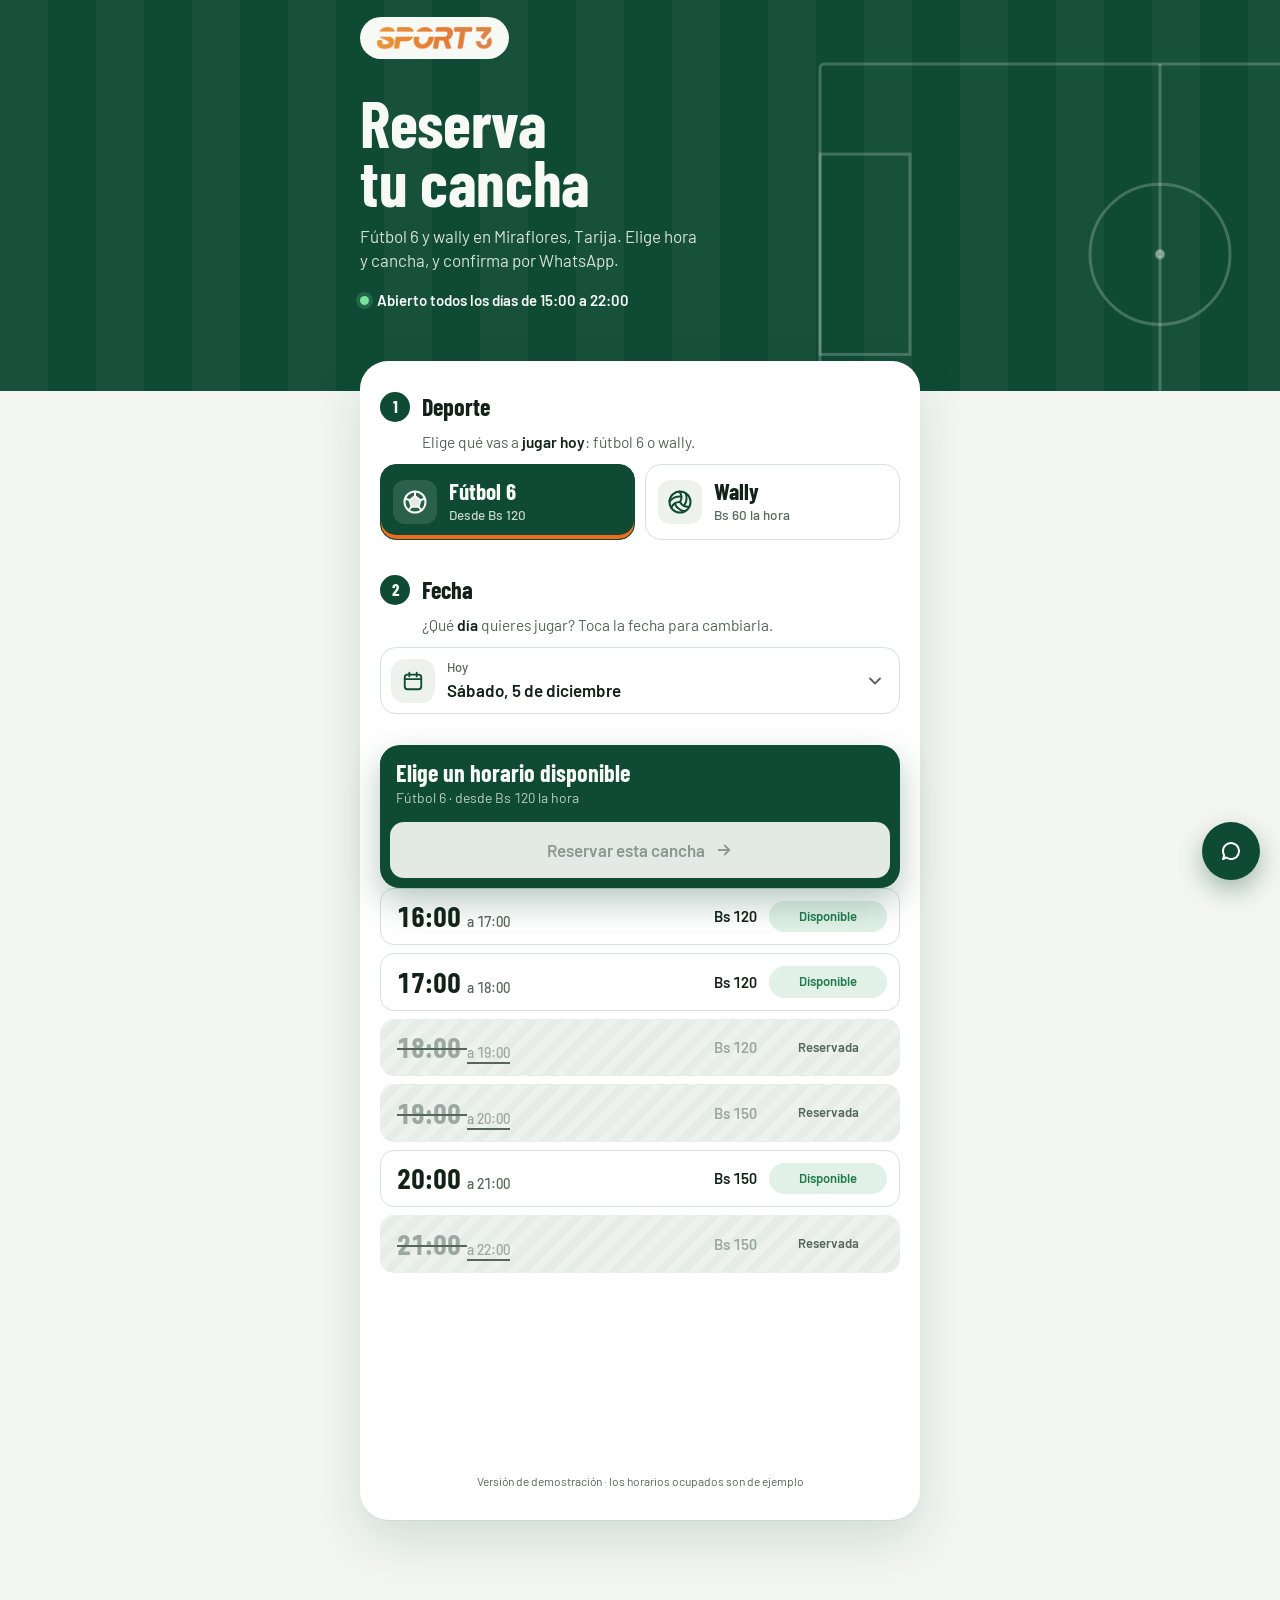
<file: propuesta/propuesta-diseno.html>
<!doctype html>
<html lang="es">
<head>
<meta charset="utf-8">
<meta name="viewport" content="width=device-width, initial-scale=1, viewport-fit=cover">
<title>Sport 3 · Propuesta de diseño</title>
<meta name="description" content="Reserva cancha de fútbol 6 o wally en Sport 3, Miraflores, Tarija. Mira los horarios libres y envía tu reserva por WhatsApp.">
<meta name="theme-color" content="#E57B37">
<meta property="og:title" content="Sport 3 · Reserva tu cancha">
<meta property="og:description" content="Fútbol 6 y wally en Miraflores, Tarija. Elige tu horario y reserva por WhatsApp.">
<meta property="og:type" content="website">


<link rel="preconnect" href="https://fonts.googleapis.com">
<link rel="preconnect" href="https://fonts.gstatic.com" crossorigin>
<link rel="stylesheet" href="https://fonts.googleapis.com/css2?family=Barlow:wght@400;500;600;700&family=Barlow+Condensed:wght@600;700&display=swap">
<style>
/* Base */
*,*::before,*::after{box-sizing:border-box}
body{margin:0}
img{max-width:100%}
[hidden]{display:none!important}

/* Layout: a blurred night-stadium photo fills the page; logo, title and the map sit on it; one white sheet holds the form,
   where every block carries the brand's oranges and the time list is the most prominent element. Light form only, by request. */
:root{
  --page:#0E140F; --bg:#FFFFFF; --surface:#F7F1E8; --surface-2:#EFE6D8; --line:#EEE3D3;
  --cream:#FFF6EC; --cream-2:#FFEFDD; --line-warm:#F2DCC4;
  --fg:#2B1B0D; --mut:#857766; --faint:#BDB2A3;
  --amber:#EAB155; --tang:#E89739; --accent:#E57B37; --clay:#DC8549;
  --accent-ink:#B4561B; --accent-soft:#FCEBDD; --on-accent:#FFFFFF; --on-gold:#2B1B0D;
  --grad:linear-gradient(135deg,var(--tang) 0%,var(--accent) 60%,var(--clay) 100%);
  --gold:linear-gradient(90deg,var(--tang),var(--amber));
  --ok:#24804a; --ok-soft:#E3F3E8; --warn:#9c5f08; --warn-soft:#FCEFD6; --bad:#b4442f; --bad-soft:#f9e9e5;
  --wa:#1f9d55;
  --scrim:rgba(43,27,13,.32); --shadow:0 1px 2px rgba(43,27,13,.06),0 14px 34px rgba(43,27,13,.14);
  --f-display:"League Spartan",system-ui,sans-serif;
  --f-body:Inter,system-ui,-apple-system,"Segoe UI",sans-serif;
  --ease-out:cubic-bezier(0.23,1,0.32,1);
  --ease-in-out:cubic-bezier(0.77,0,0.175,1);
  --r:14px;
  color-scheme:light;
}

*{box-sizing:border-box}
[hidden]{display:none!important}
html,body{background:var(--page)}
body{color:var(--fg);font:15px/1.5 var(--f-body);-webkit-font-smoothing:antialiased;
  padding-left:max(16px,env(safe-area-inset-left,0px));padding-right:max(16px,env(safe-area-inset-right,0px))}
body::before{content:"";position:fixed;inset:0 0 auto;height:env(safe-area-inset-top,0px);z-index:10;background:var(--page)}
button,input{font:inherit;color:inherit}
button{cursor:pointer;-webkit-tap-highlight-color:transparent}
:focus-visible{outline:2px solid var(--accent);outline-offset:2px;border-radius:8px}

/* stadium photo, pre-blurred so it stays behind the content without competing with it */
.bgimg{position:fixed;inset:0;z-index:0;background:var(--page) none center 35%/cover no-repeat;transform:scale(1.04);pointer-events:none}
.bgimg::after{content:"";position:absolute;inset:0;background:linear-gradient(180deg,rgba(0,0,0,.35) 0%,rgba(0,0,0,0) 45%)}

/* hero */
.band{position:relative;z-index:1;color:#fff;
  margin-left:calc(-1 * max(16px,env(safe-area-inset-left,0px)));margin-right:calc(-1 * max(16px,env(safe-area-inset-right,0px)));
  padding-left:max(16px,env(safe-area-inset-left,0px));padding-right:max(16px,env(safe-area-inset-right,0px));padding-block:0 52px}
.top-in{max-width:560px;margin:0 auto;height:72px;display:flex;align-items:center;justify-content:space-between}
.brand{display:inline-flex;align-items:center;background:#fff;border-radius:999px;padding:9px 18px;box-shadow:0 4px 16px rgba(0,0,0,.3);transition:transform 140ms var(--ease-out)}
.brand:active{transform:scale(.97)}
.brand img{display:block;height:24px;width:auto}
.intro{max-width:560px;margin:0 auto;padding:10px 0 0;display:flex;flex-direction:column;gap:14px}
.intro h1{font-family:var(--f-display);font-weight:700;font-size:40px;line-height:1;letter-spacing:-.02em;margin:0;text-wrap:balance;color:#fff;text-shadow:0 2px 18px rgba(0,0,0,.45)}
.intro h1 span{background:linear-gradient(90deg,var(--amber),var(--tang));-webkit-background-clip:text;background-clip:text;color:transparent;text-shadow:none}
.hero-chips{display:flex;flex-wrap:wrap;gap:8px}
.hchip{display:inline-flex;align-items:center;gap:6px;font-size:13px;font-weight:600;border-radius:999px;padding:6px 12px;background:rgba(255,255,255,.14);color:#fff;border:1px solid rgba(255,255,255,.3);
  backdrop-filter:blur(8px);-webkit-backdrop-filter:blur(8px)}
.hchip i{width:7px;height:7px;border-radius:50%;background:#6fdc8c}

/* map */
.map{position:relative;height:184px;border-radius:20px;overflow:hidden;background:#EDE5D6;box-shadow:0 14px 36px rgba(0,0,0,.4);border:1px solid rgba(255,255,255,.35);color:var(--fg)}
.map canvas,.map iframe{position:absolute;inset:0;width:100%;height:100%;border:0;display:block}
.map iframe{opacity:0;transition:opacity 300ms ease}
.map iframe.ready{opacity:1}
.map-open{position:absolute;inset:0;z-index:1}
.pin{position:absolute;left:50%;top:42%;z-index:2;transform:translate(-50%,-100%);pointer-events:none}
.pin svg{display:block;filter:drop-shadow(0 4px 6px rgba(0,0,0,.3))}
.pin::after{content:"";position:absolute;left:50%;bottom:-6px;width:14px;height:6px;margin-left:-7px;border-radius:50%;background:rgba(0,0,0,.25)}
.pulse{position:absolute;left:50%;top:42%;z-index:1;width:56px;height:56px;margin:-28px 0 0 -28px;border-radius:50%;background:rgba(229,123,55,.28);animation:pulse 2.4s var(--ease-out) infinite;pointer-events:none}
@keyframes pulse{0%{transform:scale(.4);opacity:.9}100%{transform:scale(1.6);opacity:0}}
.map.live .pin,.map.live .pulse{display:none}
.map-bar{position:absolute;left:10px;right:10px;bottom:10px;z-index:3;display:flex;align-items:center;gap:10px;background:rgba(255,255,255,.96);border-radius:14px;padding:8px 8px 8px 12px;box-shadow:0 4px 14px rgba(0,0,0,.15)}
.map-bar div{min-width:0;flex:1}
.map-bar b{display:block;font-family:var(--f-display);font-size:15.5px;line-height:1.15}
.map-bar small{display:block;color:var(--mut);font-size:12px;white-space:nowrap;overflow:hidden;text-overflow:ellipsis}
.go-btn{flex:none;display:inline-flex;align-items:center;gap:6px;background:var(--gold);color:var(--on-gold);font-weight:700;font-size:13px;border-radius:10px;padding:9px 12px;text-decoration:none;box-shadow:0 4px 10px rgba(232,151,57,.35);transition:transform 120ms var(--ease-out)}
.go-btn:active{transform:scale(.96)}

/* sheet */
main{position:relative;z-index:1;max-width:560px;margin:-32px auto 120px;background:var(--bg);border-radius:26px;box-shadow:0 1px 2px rgba(0,0,0,.2),0 18px 50px rgba(0,0,0,.35);
  padding:24px 20px 28px}
.step{display:flex;flex-direction:column;gap:26px}
h2{font-family:var(--f-display);font-weight:700;font-size:28px;line-height:1.1;letter-spacing:-.015em;margin:0;text-wrap:balance;color:var(--fg)}
h2 span{color:var(--accent)}

.block{display:flex;flex-direction:column;gap:12px}
.bh{display:flex;align-items:center;gap:10px}
.num{width:26px;height:26px;border-radius:50%;background:var(--grad);color:#fff;font:700 13px/1 var(--f-display);display:grid;place-items:center;flex:none;box-shadow:0 3px 8px rgba(229,123,55,.35)}
.bh h3{margin:0;font-family:var(--f-display);font-weight:700;font-size:18px;color:var(--fg);letter-spacing:-.01em}
.bh .meta{margin-left:auto;font-size:13px;font-weight:600;color:var(--accent-ink)}
.cta{margin:-6px 0 2px 36px;font-size:14.5px;line-height:1.4;font-weight:500;color:#5C4A38}
.cta b{color:var(--accent-ink);font-weight:700}

/* sport tiles */
.sports{display:grid;grid-template-columns:1fr 1fr;gap:10px}
.sp{position:relative;overflow:hidden;display:flex;align-items:center;gap:12px;text-align:left;border:1.5px solid var(--line-warm);background:var(--cream);border-radius:18px;padding:14px 12px;
  transition:transform 140ms var(--ease-out),border-color 200ms ease,box-shadow 200ms ease}
.sp::before{content:"";position:absolute;inset:0;background:var(--grad);opacity:0;transition:opacity 200ms ease}
.sp > *{position:relative}
.sp:active{transform:scale(.97)}
.sp .ic{width:44px;height:44px;border-radius:14px;background:#fff;color:var(--accent);display:grid;place-items:center;flex:none;box-shadow:0 2px 8px rgba(229,123,55,.18);transition:background-color 200ms ease,color 200ms ease}
.sp b{display:block;font-family:var(--f-display);font-weight:700;font-size:19px;line-height:1.1;color:var(--fg);transition:color 200ms ease}
.sp small{display:block;font-size:12.5px;font-weight:600;color:var(--accent-ink);transition:color 200ms ease}
.sp[aria-checked="true"]{border-color:transparent;box-shadow:0 10px 24px rgba(229,123,55,.34)}
.sp[aria-checked="true"]::before{opacity:1}
.sp[aria-checked="true"] b,.sp[aria-checked="true"] small{color:#fff}
.sp[aria-checked="true"] .ic{background:rgba(255,255,255,.22);color:#fff;box-shadow:none}

/* generic segmented control (owner screen) */
.seg{position:relative;display:grid;grid-template-columns:1fr 1fr;background:var(--surface);border-radius:14px;padding:4px}
.seg-ind{position:absolute;top:4px;bottom:4px;left:4px;width:calc(50% - 4px);border-radius:10px;background:var(--grad);box-shadow:0 4px 10px rgba(229,123,55,.3);transition:transform 260ms var(--ease-in-out)}
.seg[data-v="1"] .seg-ind{transform:translateX(100%)}
.seg button{position:relative;border:0;background:transparent;border-radius:10px;padding:11px 10px;text-align:center;transition:color 200ms ease}
.seg b{font-family:var(--f-display);font-weight:700;font-size:17px}
.seg button[aria-checked="true"]{color:#fff}
.seg button[aria-checked="false"]{color:var(--mut)}

/* date */
.datewrap{position:relative}
.field{width:100%;display:flex;align-items:center;gap:12px;border:1.5px solid var(--line-warm);background:#fff;border-radius:18px;padding:10px 14px 10px 10px;text-align:left;
  box-shadow:0 2px 8px rgba(120,60,20,.06);transition:border-color 150ms ease,box-shadow 150ms ease}
.field .ic{width:44px;height:44px;border-radius:14px;background:var(--gold);color:#fff;display:grid;place-items:center;flex:none;box-shadow:0 3px 8px rgba(232,151,57,.35)}
.field .ft{flex:1;min-width:0;display:flex;flex-direction:column}
.field .ft small{font-size:12px;font-weight:700;letter-spacing:.04em;text-transform:uppercase;color:var(--accent-ink)}
.field .ft b{font-size:16.5px;font-weight:600;color:var(--fg);text-transform:none}
.field > svg{color:var(--accent);flex:none;transition:transform 200ms var(--ease-out)}
.field[aria-expanded="true"]{border-color:var(--accent);box-shadow:0 0 0 3px rgba(229,123,55,.15)}
.field[aria-expanded="true"] > svg{transform:rotate(180deg)}
.pop{position:absolute;left:0;top:calc(100% + 8px);z-index:6;width:min(340px,100%);background:#fff;border:1px solid var(--line-warm);border-radius:18px;
  box-shadow:var(--shadow);padding:14px;transform-origin:top left;
  opacity:0;transform:scale(.97) translateY(-4px);visibility:hidden;pointer-events:none;
  transition:opacity 150ms var(--ease-out),transform 150ms var(--ease-out),visibility 0s linear 150ms}
.pop[data-open]{opacity:1;transform:none;visibility:visible;pointer-events:auto;transition:opacity 200ms var(--ease-out),transform 200ms var(--ease-out),visibility 0s}
.cal-h{display:flex;justify-content:space-between;align-items:baseline;padding:2px 4px 10px}
.cal-h b{font-family:var(--f-display);font-size:17px;text-transform:capitalize;color:var(--fg)}
.cal-h small{color:var(--accent-ink);font-size:12px;font-weight:600}
.cal-g{display:grid;grid-template-columns:repeat(7,1fr);gap:2px;text-align:center;font-variant-numeric:tabular-nums}
.cal-g .dow{font-size:11.5px;font-weight:600;color:var(--accent-ink);padding:4px 0 6px}
.day{border:0;background:transparent;border-radius:10px;aspect-ratio:1;max-width:100%;font-size:14px;font-weight:500;transition:background-color 120ms ease,transform 120ms var(--ease-out)}
.day:disabled{color:var(--faint);cursor:default;font-weight:400}
.day:active:not(:disabled){transform:scale(.94)}
@media (hover:hover) and (pointer:fine){.day:hover:not(:disabled):not([aria-selected="true"]){background:var(--cream-2)}}
.day.today:not([aria-selected="true"]){box-shadow:inset 0 0 0 1.5px var(--line-warm)}
.day[aria-selected="true"]{background:var(--grad);color:#fff;font-weight:700;box-shadow:0 4px 10px rgba(229,123,55,.35)}

/* time slots: the most prominent block (naranja más intenso, no pastel) */
.slots-wrap{background:#F7C08A;border:1.5px solid #EEA563;border-radius:22px;padding:12px;display:flex;flex-direction:column;gap:10px}
.slots{display:flex;flex-direction:column;gap:6px}
.slot{position:relative;overflow:hidden;display:grid;grid-template-columns:1fr auto 122px;align-items:center;gap:12px;width:100%;
  border:1px solid #F0C597;background:#fff;border-radius:14px;padding:11px 12px 11px 14px;text-align:left;font-variant-numeric:tabular-nums;
  box-shadow:0 1px 3px rgba(120,60,20,.14);transition:border-color 150ms ease,box-shadow 150ms ease}
.slot::before{content:"";position:absolute;inset:0;background:var(--grad);opacity:0;transition:opacity 150ms ease}
.slot > *{position:relative}
.slot .t{font-family:var(--f-display);font-size:21px;font-weight:700;letter-spacing:-.01em;color:var(--fg);line-height:1.1;transition:color 150ms ease}
.slot .t i{font-family:var(--f-body);font-style:normal;font-size:13.5px;font-weight:500;color:var(--mut);letter-spacing:0;transition:color 150ms ease}
.slot .p{font-size:14px;font-weight:700;color:var(--accent-ink);transition:color 150ms ease}
.slot .st{display:inline-flex;align-items:center;justify-content:center;gap:6px;border-radius:999px;padding:5px 9px;font-size:12.5px;font-weight:700;white-space:nowrap;background:var(--ok-soft);color:var(--ok);transition:background-color 150ms ease,color 150ms ease}
.slot.low .st{background:var(--warn-soft);color:var(--warn)}
.slot .ck{width:16px;height:16px;border-radius:50%;background:#fff;color:var(--accent);display:grid;place-items:center;flex:none}
@media (hover:hover) and (pointer:fine){.slot:hover:not(:disabled):not([aria-pressed="true"]){border-color:#EBC59E;box-shadow:0 4px 12px rgba(229,123,55,.14)}}
.slot:active:not(:disabled):not([aria-pressed="true"]){background:var(--cream)}
.slot:disabled{cursor:default;background:#FBE3CA;border-color:#F3D0AC;box-shadow:none}
.slot:disabled .t,.slot:disabled .t i,.slot:disabled .p{color:var(--faint)}
.slot:disabled .st{background:#ECE5DA;color:#9C9286}
.slot.res .t{text-decoration:line-through;text-decoration-thickness:2px}
.slot.loading:disabled{background:#fff}
.slot[aria-pressed="true"]{border-color:transparent;box-shadow:0 8px 20px rgba(229,123,55,.3)}
.slot[aria-pressed="true"]::before{opacity:1}
.slot[aria-pressed="true"] .t,.slot[aria-pressed="true"] .t i,.slot[aria-pressed="true"] .p{color:#fff}
.slot[aria-pressed="true"] .st{background:rgba(255,255,255,.22);color:#fff}
.slot[aria-pressed="true"] + .slot[aria-pressed="true"]{margin-top:-6px;border-top-left-radius:0;border-top-right-radius:0}
.slot[aria-pressed="true"]:has(+ .slot[aria-pressed="true"]){border-bottom-left-radius:0;border-bottom-right-radius:0}
.slot:focus-visible{outline-offset:-3px}
.hint{margin:0;padding:0 4px;font-size:13px;font-weight:500;color:var(--accent-ink);display:flex;gap:6px;align-items:center}

/* summary + buttons */
.sum{display:flex;justify-content:space-between;align-items:center;gap:14px;background:var(--cream);border:1.5px dashed #EDC49B;border-radius:18px;padding:14px 16px;font-variant-numeric:tabular-nums}
.sum .what{min-width:0}
.sum .what b{display:block;font-family:var(--f-display);font-size:17px;color:var(--fg);line-height:1.2}
.sum .what small{display:block;color:var(--mut);font-size:13px}
.sum .price{text-align:right;flex:none}
.sum .price b{display:block;font-family:var(--f-display);font-weight:700;font-size:28px;line-height:1;letter-spacing:-.02em;background:var(--grad);-webkit-background-clip:text;background-clip:text;color:transparent}
.sum .price small{display:inline-block;margin-top:5px;font-size:11.5px;font-weight:700;color:var(--ok);background:var(--ok-soft);border-radius:999px;padding:2px 8px}
.primary{display:flex;align-items:center;justify-content:center;gap:10px;border:0;border-radius:16px;background:var(--gold);color:var(--on-gold);height:54px;width:100%;
  font-weight:700;font-size:16.5px;text-decoration:none;box-shadow:0 8px 20px rgba(232,151,57,.38);transition:transform 140ms var(--ease-out),opacity 150ms ease,box-shadow 150ms ease}
.primary:active:not(:disabled){transform:scale(.98)}
.primary:disabled{opacity:.45;filter:saturate(.3);box-shadow:none;cursor:default}
.primary.wa{background:var(--grad);color:#fff;height:50px;width:auto;align-self:center;padding:0 30px;font-size:16px;border-radius:999px;box-shadow:0 10px 24px rgba(229,123,55,.42)}
.below-sum{display:flex;flex-direction:column;gap:12px;margin-top:-10px}
.note{font-size:13px;color:var(--mut);margin:0}
.back{align-self:flex-start;border:0;background:var(--cream);color:var(--accent-ink);font-size:14px;font-weight:600;padding:7px 12px 7px 8px;border-radius:999px;display:flex;gap:4px;align-items:center;transition:background-color 150ms ease,transform 120ms var(--ease-out)}
.back:active{transform:scale(.97)}
@media (hover:hover) and (pointer:fine){.back:hover{background:var(--cream-2)}}
.btn2{display:flex;align-items:center;justify-content:center;gap:8px;height:48px;border-radius:14px;border:1.5px solid var(--line-warm);background:#fff;
  font-weight:600;text-decoration:none;color:var(--accent-ink);transition:transform 140ms var(--ease-out),background-color 150ms ease}
.btn2:active{transform:scale(.98)}
@media (hover:hover) and (pointer:fine){.btn2:hover{background:var(--cream)}}

/* recap */
.recap{display:grid;grid-template-columns:auto 1fr;gap:0;background:#fff;border:1px solid #E4DED4;border-radius:14px;padding:4px 14px;font-size:14.5px;font-variant-numeric:tabular-nums}
.recap dt,.recap dd{margin:0;padding:10px 0;border-bottom:1px solid #EFEBE4}
.recap dt{color:#7A736B;font-size:13px;font-weight:600;padding-right:16px;display:flex;align-items:center}
.recap dd{color:#1F1A15;font-weight:600;text-align:right;display:flex;flex-direction:column;justify-content:center;align-items:flex-end}
.recap dd small{display:block;font-weight:500;color:#7A736B;font-size:12.5px}
.recap dt:nth-last-of-type(1),.recap dd:last-child{border-bottom:0}
.recap .tot{font-family:var(--f-display);font-size:20px;font-weight:700;color:#1F1A15}

/* inputs */
.inp{display:flex;flex-direction:column;gap:6px}
.inp label{font-size:13px;font-weight:700;color:var(--accent-ink)}
.inp input{border:1.5px solid var(--line-warm);background:#fff;border-radius:14px;padding:13px 14px;font-size:16px;transition:border-color 150ms ease,box-shadow 150ms ease;width:100%;min-width:0}
.inp input:focus{outline:none;border-color:var(--accent);box-shadow:0 0 0 3px rgba(229,123,55,.15)}
.pre{display:flex;align-items:stretch;min-width:0}
.pre span{display:flex;align-items:center;padding:0 12px;border:1.5px solid var(--line-warm);border-right:0;border-radius:14px 0 0 14px;color:var(--accent-ink);font-weight:600;background:var(--cream);font-size:15px}
.pre input{border-radius:0 14px 14px 0!important}
.check{display:flex;gap:10px;align-items:flex-start;font-size:15px;font-weight:500;cursor:pointer}
.check input{width:20px;height:20px;margin:1px 0 0;accent-color:var(--accent);flex:none}
.check small{display:block;color:var(--mut);font-size:13px;font-weight:400}
.err{margin:0;background:var(--bad-soft);color:var(--bad);border-radius:12px;padding:10px 12px;font-size:13.5px}
.warnbox{margin:0;background:var(--warn-soft);color:var(--fg);border-radius:12px;padding:10px 12px;font-size:13.5px}

/* amount due at the court */
.paybox{display:grid;grid-template-columns:1fr auto;align-items:center;gap:2px 12px;background:var(--cream);border:1.5px solid var(--line-warm);border-radius:16px;padding:14px 16px;font-variant-numeric:tabular-nums}
.paybox span{font-weight:600;color:var(--fg)}
.paybox b{font-family:var(--f-display);font-weight:700;font-size:26px;letter-spacing:-.02em;line-height:1;color:var(--accent-ink)}
.paybox small{grid-column:1/-1;color:var(--mut);font-size:13px}
.preview{border:1.5px solid var(--line-warm);border-radius:14px;font-size:13.5px;background:#fff}
.preview summary{cursor:pointer;padding:11px 14px;color:var(--accent-ink);font-weight:600;list-style:none;display:flex;justify-content:space-between;align-items:center}
.preview summary::-webkit-details-marker{display:none}
.preview summary svg{transition:transform 200ms var(--ease-out)}
.preview[open] summary svg{transform:rotate(180deg)}
.preview pre{margin:0;padding:0 14px 14px;white-space:pre-wrap;font:13.5px/1.55 var(--f-body);overflow-wrap:anywhere}

/* confirmation */
.done{display:flex;flex-direction:column;gap:6px;align-items:flex-start}
.tick{width:48px;height:48px;border-radius:50%;background:var(--ok-soft);display:grid;place-items:center;color:var(--ok);margin-bottom:6px}
.code-big{font-family:var(--f-display);font-weight:700;font-size:44px;letter-spacing:-.01em;line-height:1;font-variant-numeric:tabular-nums;background:var(--grad);-webkit-background-clip:text;background-clip:text;color:transparent;align-self:flex-start}
.dl{margin:0;display:grid;grid-template-columns:auto 1fr;gap:10px 16px;background:var(--cream);border:1.5px solid var(--line-warm);border-radius:16px;padding:14px 16px;font-variant-numeric:tabular-nums}
.dl dt{color:var(--accent-ink);font-size:13.5px;font-weight:600}
.dl dd{margin:0;text-align:right;font-weight:600;min-width:0;overflow-wrap:anywhere}
.dl dd.hi{font-family:var(--f-display);font-size:18px;color:var(--accent-ink)}

/* owner screen (reached with #dueno) */
.days{display:flex;gap:6px;overflow-x:auto;padding-bottom:4px;scrollbar-width:thin}
.dchip{flex:none;border:1.5px solid var(--line-warm);background:#fff;border-radius:12px;padding:8px 0;width:52px;display:flex;flex-direction:column;align-items:center;font-variant-numeric:tabular-nums;
  transition:background-color 150ms ease,border-color 150ms ease,color 150ms ease}
.dchip small{font-size:11px;color:var(--accent-ink);text-transform:capitalize}
.dchip b{font-size:16px;font-weight:700}
.dchip[aria-pressed="true"]{background:var(--accent);border-color:var(--accent);color:#fff}
.dchip[aria-pressed="true"] small{color:#fff;opacity:.85}
.olist{display:flex;flex-direction:column;border:1.5px solid var(--line-warm);border-radius:16px;overflow:hidden}
.orow{display:grid;grid-template-columns:1fr auto;align-items:center;gap:12px;padding:10px 12px 10px 16px;border-top:1px solid var(--line);font-variant-numeric:tabular-nums}
.orow:first-child{border-top:0}
.orow .t{font-family:var(--f-display);font-weight:700;font-size:17px}
.orow .t i{font-family:var(--f-body);font-style:normal;font-weight:400;font-size:13.5px;color:var(--mut)}
.orow.full{background:var(--cream)}
.stp{display:flex;align-items:center;gap:4px}
.stp button{width:36px;height:36px;border-radius:10px;border:1.5px solid var(--line-warm);background:#fff;color:var(--accent-ink);display:grid;place-items:center;transition:transform 120ms var(--ease-out),opacity 150ms ease}
.stp button:active:not(:disabled){transform:scale(.94)}
.stp button:disabled{opacity:.3;cursor:default}
.stp output{min-width:76px;text-align:center;font-size:13.5px;color:var(--mut)}
.stp output b{color:var(--fg);font-weight:700}
.orow.full .stp output b{color:var(--bad)}
.saved{font-size:12.5px;color:var(--mut);min-height:18px}
.owner-pill{display:inline-flex;align-items:center;gap:6px;font-size:12.5px;font-weight:600;color:var(--accent-ink)}
.owner-pill i{width:6px;height:6px;border-radius:50%;background:var(--ok)}

/* chat */
.fab{position:fixed;right:calc(20px + env(safe-area-inset-right,0px));bottom:calc(20px + env(safe-area-inset-bottom,0px));z-index:20;width:58px;height:58px;border-radius:50%;border:0;
  background:var(--grad);color:#fff;box-shadow:0 8px 22px rgba(229,123,55,.45);display:grid;place-items:center;transition:transform 140ms var(--ease-out)}
.fab:active{transform:scale(.94)}
.fab svg{grid-area:1/1;transition:opacity 160ms ease,transform 200ms var(--ease-out),filter 160ms ease}
.fab .i-x{opacity:0;transform:rotate(-45deg) scale(.8);filter:blur(2px)}
.fab[aria-expanded="true"] .i-chat{opacity:0;transform:rotate(45deg) scale(.8);filter:blur(2px)}
.fab[aria-expanded="true"] .i-x{opacity:1;transform:none;filter:none}
.chat{position:fixed;z-index:19;right:calc(20px + env(safe-area-inset-right,0px));bottom:calc(90px + env(safe-area-inset-bottom,0px));
  width:min(380px,calc(100vw - 32px - env(safe-area-inset-left,0px) - env(safe-area-inset-right,0px)));height:min(560px,calc(100dvh - 120px - env(safe-area-inset-top,0px) - env(safe-area-inset-bottom,0px)));
  background:#fff;border:1px solid var(--line-warm);border-radius:22px;box-shadow:var(--shadow);display:flex;flex-direction:column;overflow:hidden;
  transform-origin:bottom right;opacity:0;transform:scale(.96) translateY(8px);visibility:hidden;pointer-events:none;
  transition:opacity 160ms var(--ease-out),transform 160ms var(--ease-out),visibility 0s linear 160ms}
.chat[data-open]{opacity:1;transform:none;visibility:visible;pointer-events:auto;transition:opacity 220ms var(--ease-out),transform 220ms var(--ease-out),visibility 0s}
.chat-h{display:flex;align-items:center;gap:10px;padding:14px 16px;background:var(--grad);color:#fff}
.av{width:34px;height:34px;border-radius:50%;background:#fff;display:grid;place-items:center;flex:none;overflow:hidden}
.av{font-family:var(--f-display);font-weight:700;font-size:14px;color:var(--accent);font-style:italic}
.chat-h b{display:block;font-family:var(--f-display);font-size:16px}
.chat-h small{display:flex;align-items:center;gap:6px;color:rgba(255,255,255,.9);font-size:12px}
.chat-h small i{width:6px;height:6px;border-radius:50%;background:#b7f5c8}
.msgs{flex:1;overflow-y:auto;padding:16px;display:flex;flex-direction:column;gap:8px;overscroll-behavior:contain;background:#FFFBF6}
.m{max-width:86%;padding:9px 12px;border-radius:16px;font-size:14px;line-height:1.45;overflow-wrap:anywhere}
.m.bot{background:#fff;border:1px solid var(--line);border-bottom-left-radius:5px;align-self:flex-start}
.m.me{background:var(--accent);color:#fff;border-bottom-right-radius:5px;align-self:flex-end}
.m a{color:inherit}
.acts{display:flex;flex-wrap:wrap;gap:6px;align-self:flex-start;max-width:100%}
.chip{border:1.5px solid var(--line-warm);background:#fff;border-radius:999px;padding:6px 11px;font-size:13px;font-weight:600;color:var(--accent-ink);text-decoration:none;transition:transform 120ms var(--ease-out),background-color 150ms ease}
.chip:active{transform:scale(.96)}
@media (hover:hover) and (pointer:fine){.chip:hover{background:var(--cream)}}
.chip.solid{background:var(--grad);color:#fff;border-color:transparent}
.chip.wa{background:var(--wa);color:#fff;border-color:var(--wa)}
.typing{display:flex;gap:4px;padding:12px 14px}
.typing i{width:6px;height:6px;border-radius:50%;background:var(--faint);animation:blink 1s ease infinite}
.typing i:nth-child(2){animation-delay:.15s}.typing i:nth-child(3){animation-delay:.3s}
@keyframes blink{0%,100%{opacity:.3}50%{opacity:1}}
.chat-f{display:flex;gap:8px;padding:10px;border-top:1px solid var(--line)}
.chat-f input{flex:1;min-width:0;border:1.5px solid var(--line-warm);background:var(--cream);border-radius:999px;padding:10px 14px;font-size:15px}
.chat-f input:focus{outline:none;border-color:var(--accent)}
.send{width:42px;height:42px;border-radius:50%;border:0;background:var(--grad);color:#fff;display:grid;place-items:center;flex:none;transition:transform 120ms var(--ease-out),opacity 150ms ease}
.send:active{transform:scale(.94)}
.send:disabled{opacity:.35}

/* toast */
.toast{position:fixed;left:50%;bottom:calc(24px + env(safe-area-inset-bottom,0px));z-index:40;background:var(--fg);color:#fff;border-radius:999px;padding:10px 16px;font-size:14px;font-weight:500;
  transform:translate(-50%,calc(100% + 32px));opacity:0;transition:transform 260ms var(--ease-out),opacity 200ms ease;pointer-events:none;white-space:nowrap;max-width:calc(100vw - 32px);overflow:hidden;text-overflow:ellipsis}
.toast[data-show]{transform:translate(-50%,0);opacity:1}

.demo-band{font-size:12px;color:var(--mut);text-align:center;margin:24px 0 0}

@media (max-width:420px){
  .intro h1{font-size:34px}
  main{padding:20px 14px 24px;border-radius:22px}
  .slot{grid-template-columns:1fr auto 112px;gap:8px;padding:11px 8px 11px 10px}
  .slot .t{font-size:19px}
  .sp{padding:12px 10px;gap:10px}
  .sp .ic{width:38px;height:38px;border-radius:12px}
  .sp b{font-size:17px}
  .sp small{font-size:11.5px}
  .stp output{min-width:64px}
}
@media (max-width:420px){
  .slot .t i{display:block;margin-top:2px}
}
@media (prefers-reduced-motion: reduce){
  .seg-ind,.slot,.slot::before,.sp,.sp::before,.pop,.chat,.toast,.fab svg,.field > svg,.primary,.day,.chip,.btn2,.stp button,.preview summary svg,.back,.go-btn,.brand{transition-property:opacity,background-color,border-color,color,visibility!important}
  .pop,.chat{transform:none!important}
  .toast{transform:translate(-50%,0)!important}
  .pulse{animation:none;opacity:0}
  .primary:active,.fab:active,.chip:active,.sp:active,.back:active,.go-btn:active{transform:none!important}
}

/* ===== Ajustes de diseño =====
   Regla: el naranja se reserva para acciones, selección y marca. Textos, etiquetas y fondos pasan a neutros cálidos.
   Sin texto en degradado; el degradado queda solo en lo seleccionado (deporte, fecha, horario). */
:root{--line-warm:#E7DFD3;--cream:#FAF7F2;--cream-2:#F2EDE5;--mut:#7C7064}
.step{gap:28px}
.cta{color:#6B5D4F;font-weight:400}
.cta b{color:var(--fg);font-weight:600}
h2 span{color:inherit}
.intro h1 span{background:none;color:var(--tang);-webkit-background-clip:border-box;background-clip:border-box}
.num{background:var(--fg);box-shadow:none;font-size:12.5px}
.bh .meta{color:var(--mut);font-weight:500}
/* deporte */
.sp{background:#fff;border-color:var(--line-warm)}
.sp small{color:var(--mut)}
.sp .ic{background:var(--cream-2);box-shadow:none}
@media (hover:hover) and (pointer:fine){.sp:hover:not([aria-checked="true"]){border-color:#CDBFAE}}
/* fecha */
.field{border-color:var(--line-warm);box-shadow:none}
.field .ic{background:var(--cream-2);color:var(--accent-ink);box-shadow:none}
.field .ft small{color:var(--mut)}
.field > svg{color:var(--mut)}
/* horarios */
.past-note{margin:2px 4px 2px;font-size:13px;font-weight:600;color:#7A3F12}
/* barra de acción fija */
.dock{position:sticky;bottom:calc(12px + env(safe-area-inset-bottom,0px));z-index:4;display:flex;flex-direction:column;gap:10px;
  background:#fff;border:1px solid var(--line-warm);border-radius:20px;padding:10px;box-shadow:0 -2px 0 rgba(255,255,255,.9),0 12px 30px rgba(43,27,13,.16)}
.dock .below-sum{margin-top:0}
.sum{background:transparent;border:0;border-radius:0;padding:4px 6px}
.sum .what b{font-size:19px;font-variant-numeric:tabular-nums}
.sum .price b{background:none;-webkit-background-clip:border-box;background-clip:border-box;color:var(--fg);font-size:24px}
/* botones */
.primary{background:var(--accent);color:#fff;box-shadow:0 6px 16px rgba(229,123,55,.28)}
.primary:disabled{opacity:1;filter:none;background:#EEE8DF;color:#A3978A;box-shadow:none}
.primary.wa{background:var(--wa);color:#fff;width:100%;height:54px;border-radius:16px;padding:0 20px;box-shadow:0 6px 16px rgba(31,157,85,.28)}
.go-btn{background:var(--accent);color:#fff;box-shadow:0 3px 8px rgba(229,123,55,.3)}
.back{background:transparent;color:var(--mut);padding-left:0}
@media (hover:hover) and (pointer:fine){.back:hover{background:transparent;color:var(--fg)}}
.btn2{color:var(--fg);border-color:var(--line-warm)}
.linkbtn{align-self:center;border:0;background:transparent;color:var(--accent-ink);font-weight:600;font-size:15px;padding:10px 12px;text-decoration:underline;text-underline-offset:3px}
/* datos y resúmenes */
.inp label{color:var(--fg);font-weight:600}
.pre span{color:var(--mut)}
.dl{background:#fff;border:1px solid var(--line-warm)}
.dl dt{color:var(--mut);font-weight:500}
.dl dd.hi{color:var(--fg)}
.paybox{background:#fff;border:1px solid var(--line-warm)}
.paybox b{color:var(--fg)}
.preview{border-color:var(--line-warm)}
.preview summary{color:var(--fg)}
.code-big{background:none;-webkit-background-clip:border-box;background-clip:border-box;color:var(--fg)}
/* asistente */
.fab{background:var(--accent);box-shadow:0 8px 20px rgba(229,123,55,.38)}
.chat-h{background:var(--fg)}
.chat-h small i{background:#6fdc8c}
.msgs{background:#FAF8F5}
.chip{color:var(--fg)}
.chip.solid{background:var(--accent)}
.send{background:var(--accent)}
.chat-f input{background:#fff}
/* celular: la barra de acción queda pegada abajo y el asistente se ubica justo encima */
@media (max-width:600px){
  .dock{position:fixed;left:0;right:0;bottom:0;z-index:15;border-radius:20px 20px 0 0;border-width:1px 0 0;
    padding:10px max(16px,env(safe-area-inset-right,0px)) calc(10px + env(safe-area-inset-bottom,0px)) max(16px,env(safe-area-inset-left,0px));
    box-shadow:0 -10px 30px rgba(43,27,13,.18)}
  body:has(#step1:not([hidden])) main{padding-bottom:calc(var(--dockh,150px) + 12px)}
  body:has(#step1:not([hidden])) .fab{bottom:calc(var(--dockh,150px) + 12px)}
  body:has(#step1:not([hidden])) .chat{bottom:calc(var(--dockh,150px) + 82px);height:min(460px,calc(100dvh - var(--dockh,150px) - 110px - env(safe-area-inset-top,0px)))}
}

/* ===== Correcciones de la revisión de diseño ===== */
.hchip.zona{background:transparent;border-color:rgba(255,255,255,.22);color:rgba(255,255,255,.85);font-weight:500}
.courts{display:grid;grid-template-columns:repeat(3,minmax(0,1fr));gap:8px}
.court{position:relative;overflow:hidden;display:flex;flex-direction:column;align-items:flex-start;gap:2px;text-align:left;border:1.5px solid var(--line-warm);background:#fff;border-radius:16px;padding:12px;min-width:0}
.court::before{content:"";position:absolute;inset:0;background:var(--grad);opacity:0;transition:opacity 150ms ease}
.court > *{position:relative}
.court .cn{font-family:var(--f-display);font-weight:700;font-size:17px;line-height:1.1;color:var(--fg)}
.court .cd{font-size:12.5px;color:var(--mut);line-height:1.25}
.court .cs{margin-top:6px;font-size:12px;font-weight:700;color:var(--ok);background:var(--ok-soft);border-radius:999px;padding:3px 8px}
.court:disabled{cursor:default;background:var(--cream);border-color:transparent}
.court:disabled .cn,.court:disabled .cd{color:var(--faint)}
.court:disabled .cs{background:#ECE5DA;color:#9C9286}
.court.on{border-color:transparent;box-shadow:0 8px 20px rgba(229,123,55,.3)}
.court.on::before{opacity:1}
.court.on .cn,.court.on .cd{color:#fff}
.court.on .cs{background:rgba(255,255,255,.22);color:#fff}
@media (hover:hover) and (pointer:fine){.court:hover:not(:disabled):not(.on){border-color:var(--accent)}}
.paysel{border:0;margin:0;padding:0;display:flex;flex-direction:column;gap:8px;min-width:0}
.paysel legend{font-size:13px;font-weight:600;color:var(--fg);margin-bottom:6px;padding:0}
.payopt{display:flex;gap:12px;align-items:flex-start;border:1.5px solid var(--line-warm);border-radius:14px;padding:12px 14px;cursor:pointer;background:#fff}
.payopt input{width:20px;height:20px;margin:1px 0 0;accent-color:var(--accent);flex:none}
.payopt b{display:block;font-weight:600}
.payopt small{display:block;color:var(--mut);font-size:13px}
.payopt:has(input:checked){border-color:var(--accent);background:#FFF8F1}
.qrbox{grid-column:1/-1;display:flex;justify-content:center;padding:10px 0 2px}
.qrbox canvas,.qrbox img{width:168px;height:168px;image-rendering:pixelated;border:8px solid #fff;border-radius:12px;box-shadow:0 0 0 1px var(--line-warm)}
#step4 .map{height:168px;box-shadow:none;border:1px solid var(--line-warm)}
@media (max-width:420px){.courts{gap:6px}.court{padding:10px}.court .cn{font-size:16px}.court .cd{font-size:11.5px}}

/* Pantalla del dueño: acceso con correo y contraseña (Supabase Auth) */
#oLogin h3{margin:0;font-size:16px}
#oLogin .note:empty{display:none}
#oLogout{padding:0;font-size:inherit;vertical-align:baseline}

/* Pantalla del dueño: reservas de la página */
.osec{margin:18px 0 0;font-size:16px}
.ores{display:grid;gap:10px}
.ores .empty{margin:0;color:var(--mut);font-size:14px}
.rcard{border:1.5px solid var(--line-warm);background:#fff;border-radius:14px;padding:12px 14px;display:grid;gap:8px}
.rcard.off{opacity:.6}
.rcard .rtop{display:flex;align-items:flex-start;justify-content:space-between;gap:10px}
.rcard .rname{font-weight:700;font-size:15px}
.rcard .rmeta{font-size:13px;color:var(--mut);line-height:1.45}
.rcard .rbadges{display:flex;gap:6px;flex-wrap:wrap;justify-content:flex-end}
.badge{display:inline-block;font-size:11.5px;font-weight:700;border-radius:999px;padding:2px 8px;white-space:nowrap}
.badge.pend{background:var(--warn-soft);color:var(--warn)}
.badge.ok{background:var(--ok-soft);color:var(--ok)}
.badge.off{background:#EEE8DF;color:var(--mut)}
.badge.bad{background:var(--bad-soft);color:var(--bad)}
.ract{display:flex;gap:8px;flex-wrap:wrap}
.ract button,.ract a{flex:1 1 auto;display:inline-flex;align-items:center;justify-content:center;min-height:38px;padding:0 12px;border-radius:10px;border:1.5px solid var(--line-warm);background:#fff;color:var(--fg);font:inherit;font-size:13.5px;font-weight:600;text-decoration:none;cursor:pointer}
.ract .go{background:var(--accent);border-color:var(--accent);color:#fff}
.ract .wa{border-color:var(--wa);color:var(--wa)}
.ract button:disabled{opacity:.5;cursor:default}
.dchip{position:relative}
.dchip .pdot{position:absolute;top:4px;right:6px;width:7px;height:7px;border-radius:50%;background:var(--bad)}
.orow output small{display:block;font-size:11px;color:var(--mut);font-weight:500}
.note.hold{color:var(--ok);font-weight:600}

/* En la pantalla del dueño no se muestra el chat de ayuda */
body:has(#owner:not([hidden])) #fab{display:none}

/* Reserva abierta desde el enlace de WhatsApp: botones grandes */
#owner.focus .done .note{display:none}
.fcard{border:1.5px solid var(--line-warm);background:#fff;border-radius:18px;padding:18px;display:grid;gap:12px}
.fbad{display:flex;gap:6px;flex-wrap:wrap}
.fbad .badge{font-size:13px;padding:4px 10px}
.fname{font-family:var(--f-display);font-weight:700;font-size:26px;line-height:1.1}
.fdl{display:grid;grid-template-columns:auto 1fr;gap:8px 14px;margin:0;font-size:17px}
.fdl dt{color:var(--mut)}
.fdl dd{margin:0;font-weight:600}
.facts{display:grid;gap:10px;margin-top:4px}
.fbig{width:100%;height:58px;font-size:18px;border-radius:16px;text-decoration:none}
.btn2.fbig{display:flex;align-items:center;justify-content:center;font-weight:700}
.fno{color:var(--bad)}
.fall{display:block;text-align:center;margin-top:14px;color:var(--accent-ink);font-weight:600}

</style>
<style>
/* =====================================================================
   Propuesta de diseño «Líneas de tiza» · Sport 3
   Idea: la página se dibuja con el lenguaje de la cancha. Césped sintético de fondo,
   líneas de tiza como estructura y el naranja de la marca solo para lo que se toca.
   Lo memorable: las canchas se eligen sobre un plano dibujado como cancha de verdad.
   ===================================================================== */
:root{
  --turf:#0F4A34;        /* césped */
  --turf-2:#145C41;      /* césped iluminado */
  --chalk:#F7F9F4;       /* tiza */
  --line-c:rgba(247,249,244,.55);
  --paper:#F3F6F1;       /* fondo de página: blanco frío, no crema */
  --ink:#122219;         /* texto */
  --ink-2:#55665C;       /* texto secundario */
  --rule:#D8E1DA;        /* bordes */
  --orange:#F26B1D;      /* naranja Sport 3 */
  --orange-ink:#B44A0B;  /* naranja para texto sobre blanco (contraste AA) */
  --taken:#C8D1CA;

  /* se reasignan los tokens del diseño original */
  --page:var(--paper); --bg:#fff; --fg:var(--ink); --mut:var(--ink-2); --faint:#9AA89F;
  --line:var(--rule); --line-warm:var(--rule); --cream:#EDF2EE; --cream-2:#E2EAE4;
  --accent:var(--orange); --accent-ink:var(--orange-ink); --accent-soft:#FDE9DC;
  --grad:var(--orange); --gold:var(--orange); --on-gold:#fff;
  --ok:#1F7A49; --ok-soft:#E1F1E7;
  --f-display:"Barlow Condensed","Arial Narrow",system-ui,sans-serif;
  --f-body:"Barlow",system-ui,-apple-system,"Segoe UI",sans-serif;
}
html,body{background:var(--paper)}
body{font:16px/1.5 var(--f-body);color:var(--ink)}
body::before{background:var(--turf)}
:focus-visible{outline:3px solid var(--orange);outline-offset:2px}
.bgimg{display:none}

/* ---------- portada: una cancha vista desde arriba ---------- */
.band{
  background-color:var(--turf);
  background-image:
    url("data:image/svg+xml,%3Csvg xmlns='http://www.w3.org/2000/svg' width='760' height='440' viewBox='0 0 760 440' fill='none' stroke='%23F7F9F4' stroke-opacity='.22' stroke-width='3'%3E%3Crect x='40' y='30' width='680' height='380' rx='4'/%3E%3Cpath d='M380 30v380'/%3E%3Ccircle cx='380' cy='220' r='70'/%3E%3Ccircle cx='380' cy='220' r='4' fill='%23F7F9F4' fill-opacity='.4'/%3E%3Crect x='40' y='120' width='90' height='200'/%3E%3Crect x='630' y='120' width='90' height='200'/%3E%3C/svg%3E"),
    repeating-linear-gradient(90deg,rgba(255,255,255,.035) 0 48px,transparent 48px 96px);
  background-position:right -260px top 34px,0 0;
  background-repeat:no-repeat,repeat;
  background-size:760px 440px,auto;
  padding-block:0 64px;
}
.top-in{height:76px}
.brand{background:var(--chalk);box-shadow:none;padding:9px 16px}
.intro{gap:12px;padding-top:18px}
.intro h1{font-family:var(--f-display);font-weight:700;font-size:64px;line-height:.92;letter-spacing:-.005em;color:var(--chalk);text-shadow:none;max-width:9ch}
.intro h1 span{color:inherit;background:none}
.lede{margin:0;max-width:34ch;font-size:17px;line-height:1.45;color:rgba(247,249,244,.86)}
.abierto{display:inline-flex;align-items:center;gap:8px;margin-top:4px;font-size:15px;font-weight:600;color:var(--chalk)}
.abierto i{width:9px;height:9px;border-radius:50%;background:#7BE39A;box-shadow:0 0 0 4px rgba(123,227,154,.18)}
.hero-chips{display:none}

/* ---------- la hoja ---------- */
main{margin-top:-30px;border-radius:28px;box-shadow:0 1px 0 rgba(15,74,52,.06),0 20px 50px rgba(15,74,52,.14);padding:28px 20px 30px}
.step{gap:32px}
h2{font-family:var(--f-display);font-size:38px;font-weight:700;line-height:1;letter-spacing:0}
.block{gap:12px}
.bh{gap:12px}
.num{width:30px;height:30px;background:var(--turf);color:var(--chalk);font:700 17px/1 var(--f-display);box-shadow:none}
.bh h3{font-family:var(--f-display);font-size:24px;font-weight:700;letter-spacing:0}
.bh .meta{font-size:14px;color:var(--ink-2);font-weight:500}
.cta{margin:-6px 0 0 42px;font-size:15.5px;color:var(--ink-2)}
.cta b{color:var(--ink);font-weight:600}

/* deporte: la elegida queda «pintada» de césped */
.sp{background:#fff;border:1.5px solid var(--rule);border-radius:16px;padding:14px 12px}
.sp::before{display:none}
.sp .ic{background:var(--cream);color:var(--turf);border-radius:12px;box-shadow:none}
.sp b{font-family:var(--f-display);font-size:23px;font-weight:700}
.sp small{font-size:13.5px;font-weight:500;color:var(--ink-2)}
.sp[aria-checked="true"]{background:var(--turf);border-color:var(--turf);box-shadow:inset 0 -4px 0 var(--orange)}
.sp[aria-checked="true"] b{color:var(--chalk)}
.sp[aria-checked="true"] small{color:rgba(247,249,244,.8)}
.sp[aria-checked="true"] .ic{background:rgba(247,249,244,.12);color:var(--chalk)}

/* fecha */
.field{border:1.5px solid var(--rule);border-radius:16px}
.field .ic{background:var(--cream);color:var(--turf)}
.field .ft small{text-transform:none;letter-spacing:0;font-size:13px;font-weight:500;color:var(--ink-2)}
.field .ft b{font-size:17px}
.field > svg{color:var(--ink-2)}
.day[aria-selected="true"]{background:var(--turf);box-shadow:none}
.day.today:not([aria-selected="true"]){box-shadow:inset 0 0 0 1.5px var(--orange)}

/* horarios: una planilla, sin caja de color alrededor */
.slots-wrap{background:transparent;border:0;border-radius:0;padding:0;gap:8px}
.past-note{margin:0;font-size:14px;font-weight:500;color:var(--ink-2)}
.slots{gap:8px}
.slot{grid-template-columns:1fr auto 118px;border:1.5px solid var(--rule);border-radius:14px;padding:12px 12px 12px 16px;box-shadow:none}
.slot::before{background:var(--orange)}
.slot .t{font-family:var(--f-display);font-size:28px;font-weight:700;letter-spacing:0;line-height:1}
.slot .t i{font-family:var(--f-body);font-size:14px;color:var(--ink-2)}
.slot .p{font-size:15px;font-weight:600;color:var(--ink)}
.slot .st{font-size:13px;font-weight:600;padding:6px 10px;background:var(--ok-soft);color:var(--ok)}
@media (hover:hover) and (pointer:fine){.slot:hover:not(:disabled):not([aria-pressed="true"]){border-color:var(--turf);box-shadow:none}}
.slot:active:not(:disabled):not([aria-pressed="true"]){background:var(--cream)}
.slot:disabled{background:repeating-linear-gradient(135deg,#EEF2EF 0 8px,#E6ECE8 8px 16px);border-color:transparent}
.slot:disabled .st{background:transparent;color:var(--ink-2);padding-inline:0}
.slot.res .t{text-decoration-thickness:2px;text-decoration-color:var(--ink-2)}
.slot[aria-pressed="true"]{border-color:var(--orange);box-shadow:none}
.slot[aria-pressed="true"] .st{background:rgba(255,255,255,.2)}
.slot[aria-pressed="true"] + .slot[aria-pressed="true"]{margin-top:-8px}

/* ---------- canchas: el plano de Sport 3 ---------- */
.courts{grid-template-columns:repeat(3,minmax(0,1fr));gap:10px;padding:14px;border-radius:18px;background:var(--cream)}
.court{
  aspect-ratio:3/4;justify-content:flex-start;align-items:center;text-align:center;gap:2px;
  border:0;border-radius:10px;padding:14px 6px 12px;color:var(--chalk);
  background:
    repeating-linear-gradient(0deg,rgba(255,255,255,.045) 0 14px,transparent 14px 28px),
    var(--turf);
  box-shadow:inset 0 0 0 5px var(--turf),inset 0 0 0 7px var(--line-c);
  transition:transform 140ms var(--ease-out),box-shadow 150ms ease;
}
/* línea de medio campo y círculo central, en tiza */
.court::before{inset:auto 7px 50% 7px;height:2px;background:var(--line-c);opacity:1;transition:none}
.court::after{content:"";position:absolute;left:50%;top:50%;width:26%;aspect-ratio:1;border:2px solid var(--line-c);border-radius:50%;transform:translate(-50%,-50%)}
.court > *{position:relative;z-index:1}
.court .cn{font-family:var(--f-display);font-size:19px;font-weight:700;color:var(--chalk);line-height:1}
.court .cd{font-size:12px;color:rgba(247,249,244,.82);line-height:1.2}
.court .cs{margin-top:auto;font-size:12px;font-weight:600;background:rgba(247,249,244,.16);color:var(--chalk);padding:3px 9px}
.court:active:not(:disabled){transform:scale(.97)}
@media (hover:hover) and (pointer:fine){.court:hover:not(:disabled):not(.on){border:0;box-shadow:inset 0 0 0 5px var(--turf),inset 0 0 0 7px var(--chalk)}}
.court:disabled{
  background:repeating-linear-gradient(135deg,#DDE4DF 0 7px,#D2DAD4 7px 14px);
  box-shadow:inset 0 0 0 5px #D9E0DB,inset 0 0 0 7px rgba(18,34,25,.12);
}
.court:disabled::before{background:rgba(18,34,25,.12)}
.court:disabled::after{border-color:rgba(18,34,25,.12)}
.court:disabled .cn,.court:disabled .cd{color:var(--ink-2)}
.court:disabled .cs{background:transparent;color:var(--ink-2)}
.court.on{border:0;box-shadow:inset 0 0 0 5px var(--turf),inset 0 0 0 7px var(--chalk),0 0 0 3px var(--orange)}
.court.on::before{background:var(--chalk)}
.court.on::after{border-color:var(--chalk)}
.court.on .cs{background:var(--orange);color:#fff}

/* ---------- barra de reserva ---------- */
.dock{background:var(--turf);border:0;color:var(--chalk);box-shadow:0 14px 34px rgba(15,74,52,.3)}
.sum .what b{font-family:var(--f-display);font-size:24px;font-weight:700;color:var(--chalk)}
.sum .what small{color:rgba(247,249,244,.75);font-size:14px}
.sum .price b{font-family:var(--f-display);font-size:32px;color:var(--chalk)}
.primary{background:var(--orange);color:#fff;border-radius:14px;height:56px;font-size:17px;font-weight:600;box-shadow:none}
.primary:disabled{background:rgba(247,249,244,.12);color:rgba(247,249,244,.55)}
main .primary:disabled{background:#E3E9E5;color:#8B998F}
.primary.wa{box-shadow:none;border-radius:14px}
@media (max-width:600px){
  .dock{border-radius:22px 22px 0 0;box-shadow:0 -12px 30px rgba(15,74,52,.25)}
}

/* ---------- pasos 2, 3 y 4 ---------- */
.back{color:var(--ink-2);font-weight:500}
.recap{border:1.5px solid var(--rule);border-radius:16px;font-size:15.5px}
.recap dt{color:var(--ink-2);font-weight:500}
.recap dd{color:var(--ink)}
.recap .tot{font-family:var(--f-display);font-size:28px}
.inp label{font-size:14px;font-weight:600;color:var(--ink)}
.inp input{border:1.5px solid var(--rule);border-radius:14px;font-size:17px}
.inp input:focus{border-color:var(--turf);box-shadow:0 0 0 3px rgba(15,74,52,.14)}
.pre span{background:var(--cream);border-color:var(--rule);color:var(--ink-2)}
.paysel legend{font-size:14px}
.payopt{border:1.5px solid var(--rule);border-radius:14px}
.payopt:has(input:checked){border-color:var(--turf);background:#F1F6F2;box-shadow:inset 4px 0 0 var(--turf)}
.payopt input,.check input{accent-color:var(--turf)}
.warnbox{background:#FFF4EC;color:var(--ink);border-left:4px solid var(--orange);border-radius:10px}
.dl,.paybox{border:1.5px solid var(--rule);border-radius:16px}
.paybox b,.dl dd.hi{font-family:var(--f-display);font-size:30px;color:var(--ink)}
.dl dt{color:var(--ink-2)}
.preview{border:1.5px solid var(--rule)}
.tick{background:var(--turf);color:var(--chalk)}
.code-big{font-family:var(--f-display)}
.note{font-size:14px;color:var(--ink-2)}
.demo-band{color:var(--ink-2)}

/* asistente */
.fab{background:var(--turf);box-shadow:0 10px 24px rgba(15,74,52,.35)}
.chat{border:1.5px solid var(--rule)}
.chat-h{background:var(--turf)}
.msgs{background:var(--paper)}
.m.me{background:var(--turf)}
.chip{border-color:var(--rule);color:var(--ink)}
.chip.solid,.send{background:var(--orange)}
.chat-f input{border-color:var(--rule);background:#fff}
.chat-f input:focus{border-color:var(--turf)}
.toast{background:var(--turf)}

@media (max-width:420px){
  .intro h1{font-size:56px}
  /* en celular solo se ve la mitad de la cancha: el círculo central asoma a la derecha y no cruza el texto */
  .band{background-image:
      url("data:image/svg+xml,%3Csvg xmlns='http://www.w3.org/2000/svg' width='760' height='440' viewBox='0 0 760 440' fill='none' stroke='%23F7F9F4' stroke-opacity='.22' stroke-width='3'%3E%3Cpath d='M380 0v440'/%3E%3Ccircle cx='380' cy='220' r='70'/%3E%3Ccircle cx='380' cy='220' r='4' fill='%23F7F9F4' fill-opacity='.4'/%3E%3C/svg%3E"),
      repeating-linear-gradient(90deg,rgba(255,255,255,.035) 0 48px,transparent 48px 96px);
    background-position:right -340px top 96px,0 0}
  main{padding:24px 14px 26px}
  .slot{grid-template-columns:1fr auto 106px;padding:11px 8px 11px 12px}
  .slot .t{font-size:26px}
  .courts{padding:10px;gap:8px}
  .court .cn{font-size:17px}
  .court .cd{font-size:11px}
}
@media (prefers-reduced-motion:reduce){.court{transition:none}}

</style>
</head>
<body>

<div class="bgimg" aria-hidden="true"></div>
<div class="band">
  <header class="top-in">
    <a class="brand" href="#" id="home" aria-label="Sport 3, inicio"><img src="[data-uri]" alt="Sport 3"></a>
  </header>
  <div class="intro" id="intro">
    <h1 id="t1">Reserva tu cancha</h1>
    <p class="lede">Fútbol 6 y wally en Miraflores, Tarija. Elige hora y cancha, y confirma por WhatsApp.</p>
    <p class="abierto"><i aria-hidden="true"></i>Abierto todos los días de 15:00 a 22:00</p>
  </div>
</div>

<main>
  <!-- STEP 1: choose -->
  <section class="step" id="step1" aria-labelledby="t1">
    <div class="block">
      <div class="bh"><span class="num">1</span><h3>Deporte</h3></div>
      <p class="cta">Elige qué vas a <b>jugar hoy</b>: fútbol 6 o wally.</p>
      <div class="sports" id="sport" role="radiogroup" aria-label="Deporte" data-v="0">
        <button type="button" class="sp" role="radio" aria-checked="true" data-sport="futbol" id="sp-futbol">
          <span class="ic"><svg width="28" height="28" viewBox="0 0 24 24" fill="none" stroke="currentColor" stroke-width="1.7" stroke-linecap="round" stroke-linejoin="round" aria-hidden="true"><circle cx="12" cy="12" r="9"/><path d="M12 7l4.76 3.45-1.76 5.55h-6l-1.76-5.55z" fill="currentColor" fill-opacity=".9"/><path d="M12 7V3m3 13 2.5 3m-.74-8.55 3.74-1.45m-11.44 7.05L6.5 19m.74-8.55L3.5 9"/></svg></span>
          <span><b>Fútbol 6</b><small>Desde Bs 120</small></span>
        </button>
        <button type="button" class="sp" role="radio" aria-checked="false" data-sport="wally" id="sp-wally" tabindex="-1">
          <span class="ic"><svg width="28" height="28" viewBox="0 0 24 24" fill="none" stroke="currentColor" stroke-width="1.7" stroke-linecap="round" stroke-linejoin="round" aria-hidden="true"><circle cx="12" cy="12" r="9"/><path d="M12 12a8 8 0 0 0 8 4"/><path d="M7.5 13.5a12 12 0 0 0 8.5 6.5"/><path d="M12 12a8 8 0 0 0-7.464 4.928"/><path d="M12.951 7.353a12 12 0 0 0-9.88 4.111"/><path d="M12 12a8 8 0 0 0-.536-8.928"/><path d="M15.549 15.147a12 12 0 0 0 1.38-10.611"/></svg></span>
          <span><b>Wally</b><small>Bs 60 la hora</small></span>
        </button>
      </div>
    </div>

    <div class="block">
      <div class="bh"><span class="num">2</span><h3>Fecha</h3></div>
      <p class="cta">¿Qué <b>día</b> quieres jugar? Toca la fecha para cambiarla.</p>
      <div class="datewrap">
        <button type="button" class="field" id="dateBtn" aria-haspopup="dialog" aria-expanded="false" aria-controls="cal">
          <span class="ic"><svg width="22" height="22" viewBox="0 0 24 24" fill="none" stroke="currentColor" stroke-width="2" stroke-linecap="round" aria-hidden="true"><rect x="3" y="5" width="18" height="16" rx="3"/><path d="M16 3v4M8 3v4M3 10h18"/></svg></span>
          <span class="ft"><small id="dateTag">Hoy</small><b id="dateTxt"></b></span>
          <svg width="20" height="20" viewBox="0 0 24 24" fill="none" stroke="currentColor" stroke-width="2.2" stroke-linecap="round" aria-hidden="true"><path d="m6 9 6 6 6-6"/></svg>
        </button>
        <div class="pop" id="cal" role="dialog" aria-label="Elegir fecha"></div>
      </div>
    </div>

    <div class="block">
      <div class="bh"><span class="num">3</span><h3>Horarios</h3><span class="meta" id="slotsCap"></span></div>
      <p class="cta">Elige una hora <b>disponible</b>. Para jugar más tiempo, toca horas seguidas.</p>
      <div class="slots-wrap">
        <div class="slots" id="slots" role="group" aria-label="Turnos del día"></div>
      </div>
    </div>

    <div class="block" id="courtBlock" hidden>
      <div class="bh"><span class="num">4</span><h3>Cancha</h3></div>
      <p class="cta">Elige en qué cancha quieres jugar.</p>
      <div class="courts" id="courts" role="radiogroup" aria-label="Cancha"></div>
    </div>

    <div class="dock">
    <div class="sum" id="sum" aria-live="polite"></div>
    <div class="below-sum">
      <button type="button" class="primary" id="btnContinue" disabled>Reservar esta cancha<svg width="18" height="18" viewBox="0 0 24 24" fill="none" stroke="currentColor" stroke-width="2.4" stroke-linecap="round" stroke-linejoin="round" aria-hidden="true"><path d="M5 12h14m-6-6 6 6-6 6"/></svg></button>
    </div>
    </div>
  </section>

  <!-- STEP 2: details -->
  <section class="step" id="step2" hidden aria-labelledby="t2">
    <button type="button" class="back" data-go="1"><svg width="16" height="16" viewBox="0 0 24 24" fill="none" stroke="currentColor" stroke-width="2" stroke-linecap="round" aria-hidden="true"><path d="m15 18-6-6 6-6"/></svg>Cambiar horario</button>
    <h2 id="t2">Resumen de la reserva</h2>
    <p class="cta" style="margin:-14px 0 0">Revisa tu reserva y deja tus datos de contacto.</p>
    <dl class="recap" id="recap2" aria-label="Tu reserva"></dl>
    <form id="form2" class="block" novalidate>
      <div class="bh"><h3>Datos de contacto</h3></div>
      <div class="inp"><label for="nombre">Nombre</label><input id="nombre" autocomplete="name" placeholder="Ej. Carlos Mendoza"></div>
      <div class="inp"><label for="celular">Celular (WhatsApp)</label><div class="pre"><span>+591</span><input id="celular" inputmode="numeric" autocomplete="tel-national" placeholder="7XXXXXXX" maxlength="8"></div></div>
      <fieldset class="paysel">
        <legend>¿Cómo vas a pagar?</legend>
        <label class="payopt"><input type="radio" name="pago" value="qr"><span><b>Pagar ahora con QR</b><small>Tu cancha queda asegurada.</small></span></label>
        <label class="payopt"><input type="radio" name="pago" value="cancha"><span><b>Pagar en la cancha</b><small>Efectivo o QR al llegar.</small></span></label>
        <p class="warnbox" id="warnCancha" hidden>Pasados 15 minutos de la hora reservada sin pago ni llegada, la cancha vuelve a quedar disponible para otros clientes.</p>
      </fieldset>
      <label class="check"><input type="checkbox" id="cumple"><span>Es para un cumpleaños<small>Los cumpleaños se reservan con mínimo 3 horas seguidas.</small></span></label>
      <p class="err" id="err2" hidden></p>
      <button type="submit" class="primary">Confirmar reserva<svg width="18" height="18" viewBox="0 0 24 24" fill="none" stroke="currentColor" stroke-width="2.4" stroke-linecap="round" stroke-linejoin="round" aria-hidden="true"><path d="M5 12h14m-6-6 6 6-6 6"/></svg></button>
    </form>
  </section>

  <!-- STEP 3: review + send -->
  <section class="step" id="step3" hidden aria-labelledby="t3">
    <button type="button" class="back" data-go="2"><svg width="16" height="16" viewBox="0 0 24 24" fill="none" stroke="currentColor" stroke-width="2" stroke-linecap="round" aria-hidden="true"><path d="m15 18-6-6 6-6"/></svg>Cambiar datos</button>
    <div class="done">
      <h2 id="t3">Envía tu <span>reserva</span></h2>
      <p class="note">Se abre un chat con el dueño con tu reserva ya escrita. Solo tienes que tocar enviar.</p>
      <p class="note hold" id="holdNote" hidden>Tu cancha queda apartada 2 horas. Envía el mensaje para que el dueño la confirme.</p>
    </div>
    <dl class="dl" id="dl3"></dl>
    <div class="paybox" id="paybox3"><span id="payLbl3">Total</span><b id="total3">Bs 0</b><small id="payNote3"></small><div class="qrbox" id="qrbox" hidden><canvas id="qrCanvas" width="29" height="29" aria-label="Código QR de pago"></canvas><img id="qrImg" alt="Código QR de pago de Sport 3" hidden></div></div>
    <div class="block" style="gap:10px">
      <a class="primary wa" id="btnWa" target="_blank" rel="noopener">
        <svg width="20" height="20" viewBox="0 0 24 24" fill="currentColor" aria-hidden="true"><path d="M12 2a10 10 0 0 0-8.6 15.1L2 22l5-1.3A10 10 0 1 0 12 2zm0 18.2a8.2 8.2 0 0 1-4.2-1.2l-.3-.2-3 .8.8-2.9-.2-.3A8.2 8.2 0 1 1 12 20.2zm4.5-6.1c-.2-.1-1.5-.7-1.7-.8s-.4-.1-.6.1-.7.8-.8 1-.3.2-.5.1a6.7 6.7 0 0 1-3.3-2.9c-.3-.4.3-.4.7-1.3a.5.5 0 0 0 0-.5l-.8-1.8c-.2-.5-.4-.4-.6-.4h-.5a1 1 0 0 0-.7.3 3 3 0 0 0-.9 2.2 5.2 5.2 0 0 0 1.1 2.7 11.8 11.8 0 0 0 4.5 4c1.7.7 2.3.8 3.2.6a2.7 2.7 0 0 0 1.8-1.2 2.2 2.2 0 0 0 .1-1.3c0-.1-.2-.2-.5-.3z"/></svg>
        Enviar reserva por WhatsApp
      </a>
      <details class="preview"><summary>Ver el mensaje que se enviará<svg width="16" height="16" viewBox="0 0 24 24" fill="none" stroke="currentColor" stroke-width="2" stroke-linecap="round" aria-hidden="true"><path d="m6 9 6 6 6-6"/></svg></summary><pre id="msgPreview"></pre></details>
    </div>
  </section>

  <!-- STEP 4: sent -->
  <section class="step" id="step4" hidden aria-labelledby="t4">
    <div class="done">
      <div class="tick"><svg width="22" height="22" viewBox="0 0 24 24" fill="none" stroke="currentColor" stroke-width="2.6" stroke-linecap="round" stroke-linejoin="round" aria-hidden="true"><path id="tickPath" d="M5 12.5 10 17.5 19 7"/></svg></div>
      <h2 id="t4">Reserva <span>enviada</span></h2>
      <p class="note">El dueño te confirma por WhatsApp. Tu reserva queda firme con esa confirmación.</p>
    </div>
    <dl class="dl" id="dl4"></dl>
    <p class="warnbox" id="warn4" hidden></p>
    <div class="block" style="gap:10px">
      <div class="bh"><h3>Cómo llegar</h3></div>
      <div class="map" id="map">
      <canvas id="mapCanvas" aria-hidden="true"></canvas>
      <a class="map-open" id="mapOpen" target="_blank" rel="noopener" aria-label="Abrir Sport 3 en Google Maps"></a>
      <span class="pulse" aria-hidden="true"></span>
      <span class="pin" aria-hidden="true"><svg width="34" height="44" viewBox="0 0 34 44"><defs><linearGradient id="pg" x1="0" y1="0" x2="1" y2="1"><stop offset="0" stop-color="#E89739"/><stop offset=".6" stop-color="#E57B37"/><stop offset="1" stop-color="#DC8549"/></linearGradient></defs><path d="M17 43C17 43 32 27.5 32 16.5A15 15 0 0 0 2 16.5C2 27.5 17 43 17 43Z" fill="url(#pg)" stroke="#fff" stroke-width="2.5"/><circle cx="17" cy="16.5" r="5.5" fill="#fff"/></svg></span>
      <div class="map-bar">
        <div><b>Sport 3</b><small>Miraflores, Tarija</small></div>
        <a class="go-btn" id="mapGo" target="_blank" rel="noopener"><svg width="14" height="14" viewBox="0 0 24 24" fill="none" stroke="currentColor" stroke-width="2.6" stroke-linecap="round" stroke-linejoin="round" aria-hidden="true"><path d="M3 11 21 3l-8 18-2-8-8-2z"/></svg>Cómo llegar</a>
      </div>
    </div>
    </div>
    <p class="note">¿No llegaste a enviar el mensaje? Vuelve a enviarlo. Si no puedes ir, avísale al dueño por WhatsApp hasta las 12:00 del día del partido para liberar la cancha.</p>
    <div class="block" style="gap:10px">
      <a class="btn2" id="btnWa2" target="_blank" rel="noopener">Volver a enviar por WhatsApp</a>
      <a class="btn2" id="gcal" target="_blank" rel="noopener">
        <svg width="18" height="18" viewBox="0 0 24 24" fill="none" stroke="currentColor" stroke-width="1.8" stroke-linecap="round" aria-hidden="true"><rect x="3" y="5" width="18" height="16" rx="2"/><path d="M16 3v4M8 3v4M3 10h18"/></svg>
        Agregar a mi calendario
      </a>
      <button type="button" class="linkbtn" data-go="1">Hacer otra reserva</button>
    </div>
  </section>

  <!-- OWNER -->
  <section class="step" id="owner" hidden aria-labelledby="t5">
    <button type="button" class="back" data-go="1"><svg width="16" height="16" viewBox="0 0 24 24" fill="none" stroke="currentColor" stroke-width="2" stroke-linecap="round" aria-hidden="true"><path d="m15 18-6-6 6-6"/></svg>Ver la página de reservas</button>
    <div class="done">
      <span class="owner-pill"><i></i>Pantalla del dueño · los clientes no la ven</span>
      <h2 id="t5">Reservas</h2>
      <p class="note">Aquí llegan las reservas de la página. Toque <b>Confirmar</b> cuando el cliente le escriba y <b>Pagó</b> cuando vea el comprobante o le pague en la cancha. Si una reserva pendiente no se confirma en 2 horas, la cancha vuelve a quedar libre.</p>
    </div>
    <div id="oFocus" hidden></div>
    <form class="block" id="oLogin" novalidate>
      <h3>Entrar como dueño</h3>
      <p class="note">Solo la primera vez en este celular. Después se abre directo.</p>
      <div class="inp"><label for="oEmail">Correo</label><input id="oEmail" type="email" autocomplete="username" inputmode="email"></div>
      <div class="inp"><label for="oPass">Contraseña</label><input id="oPass" type="password" autocomplete="current-password"></div>
      <button type="submit" class="primary">Entrar</button>
      <p class="note" id="oLoginMsg" aria-live="polite"></p>
    </form>
    <div id="oPanel" hidden>
    <p class="note">Sesión: <span id="oUser"></span> · <button type="button" class="linkbtn" id="oLogout">Cerrar sesión</button></p>
    <div class="days" id="oDays" role="group" aria-label="Día"></div>
    <h3 class="osec">Reservas de la página</h3>
    <div class="ores" id="oRes" aria-live="polite"></div>
    <h3 class="osec">Por teléfono o en persona</h3>
    <p class="note">Marque cuántas canchas quedan ocupadas en cada turno. Las reservas de la página ya se cuentan solas.</p>
    <div class="seg" id="oSport" role="radiogroup" aria-label="Deporte" data-v="0">
      <span class="seg-ind" aria-hidden="true"></span>
      <button type="button" role="radio" aria-checked="true" data-sport="futbol"><b>Fútbol 6</b></button>
      <button type="button" role="radio" aria-checked="false" data-sport="wally" tabindex="-1"><b>Wally</b></button>
    </div>
    <div class="olist" id="oList"></div>
    <div class="saved" id="oSaved" aria-live="polite"></div>
    <form class="block" id="oPhoneForm" novalidate>
      <div class="inp"><label for="oPhone">Su WhatsApp personal, donde llegan las reservas</label>
        <div style="display:flex;gap:8px"><div class="pre" style="flex:1"><span>+591</span><input id="oPhone" inputmode="numeric" placeholder="7XXXXXXX" maxlength="15"></div>
        <button type="submit" class="btn2" style="height:auto;padding:0 16px">Guardar</button></div></div>
      <p class="note">Los clientes envían su reserva a este número. Si usa el bot de WhatsApp, ponga aquí el número del bot con código de país.</p>
    </form>
    </div>
  </section>

  <p class="demo-band" id="band">Versión de demostración · los horarios ocupados son de ejemplo</p>
</main>

<!-- chat -->
<button class="fab" id="fab" type="button" aria-label="Abrir el asistente" aria-expanded="false" aria-controls="chat">
  <svg class="i-chat" width="24" height="24" viewBox="0 0 24 24" fill="none" stroke="currentColor" stroke-width="2" stroke-linejoin="round" aria-hidden="true"><path d="M4 12a8 8 0 1 1 3.3 6.5L4 20l1.2-3.6A8 8 0 0 1 4 12z"/></svg>
  <svg class="i-x" width="22" height="22" viewBox="0 0 24 24" fill="none" stroke="currentColor" stroke-width="2.2" stroke-linecap="round" aria-hidden="true"><path d="M6 6l12 12M18 6 6 18"/></svg>
</button>
<div class="chat" id="chat" role="dialog" aria-label="Asistente de Sport 3">
  <div class="chat-h"><div class="av" aria-hidden="true">S3</div><div><b>Asistente Sport 3</b><small><i></i>Responde al instante</small></div></div>
  <div class="msgs" id="msgs" aria-live="polite"></div>
  <form class="chat-f" id="chatForm"><input id="chatIn" placeholder="Escriba su pregunta" autocomplete="off" aria-label="Escriba su pregunta"><button class="send" id="chatSend" type="submit" aria-label="Enviar" disabled><svg width="18" height="18" viewBox="0 0 24 24" fill="none" stroke="currentColor" stroke-width="2.2" stroke-linecap="round" stroke-linejoin="round" aria-hidden="true"><path d="M12 19V5m0 0-6 6m6-6 6 6"/></svg></button></form>
</div>

<div class="toast" id="toast" role="status"></div>

<script>
/* Datos del negocio y de la base de datos.
   Es el único archivo que hay que tocar para cambiar horario, canchas, QR o claves. */
window.SPORT3 = {
  /* Supabase · Project Settings → API. Solo la URL y la clave publishable (sb_publishable_…).
     NUNCA poner aquí la clave secret (sb_secret_…) ni la service_role.
     Si quedan vacías, la página funciona en modo demostración con horarios de ejemplo. */
  supabaseUrl: '', // propuesta de diseño: horarios de ejemplo
  supabaseKey: 'sb_publishable_dtreP_da977x-c5ElRPp7g_i4_2nRXH',

  /* WhatsApp del dueño (8 dígitos, sin +591). Se usa si no hay otro guardado en la pantalla del dueño. */
  telefono: '57905773',

  /* Turnos: hora de inicio de cada uno (el último, 21 → termina a las 22:00) */
  horas: [15, 16, 17, 18, 19, 20, 21],

  /* Nombre y ubicación de cada cancha (CONFIRMAR CON EL DUEÑO) */
  canchas: {
    futbol: [{n: 'Cancha A', d: 'Junto a la entrada'}, {n: 'Cancha B', d: 'Al centro'}, {n: 'Cancha C', d: 'Al fondo'}],
    wally:  [{n: 'Cancha A', d: 'Junto a la entrada'}, {n: 'Cancha B', d: 'Al centro'}, {n: 'Cancha C', d: 'Al fondo'}]
  },

  /* QR de cobro del dueño: ruta de la imagen, por ejemplo 'img/qr.png'. Vacío = QR de ejemplo. */
  qr: ''
};

</script>
<script>
(() => {
'use strict';
const $ = s => document.querySelector(s);
/* Datos del negocio: js/config.js */
const CFG = window.SPORT3 || {};
const HOURS = CFG.horas || [15,16,17,18,19,20,21];
const CANCHA_INFO = CFG.canchas;
const CANCHAS = CANCHA_INFO.futbol.length;
const QR_IMG = CFG.qr || '';
const DIAS = ['domingo','lunes','martes','miércoles','jueves','viernes','sábado'];
const DIAS_C = ['dom','lun','mar','mié','jue','vie','sáb'];
const DIAS_N = ['domingo','lunes','martes','miercoles','jueves','viernes','sabado'];
const MESES = ['enero','febrero','marzo','abril','mayo','junio','julio','agosto','septiembre','octubre','noviembre','diciembre'];
const SPORT = {futbol:'Fútbol 6', wally:'Wally'};
const reduce = matchMedia('(prefers-reduced-motion: reduce)');
const EASE_OUT = 'cubic-bezier(0.23,1,0.32,1)';

/* ---------- dates ---------- */
const now = () => new Date();
const d0 = d => new Date(d.getFullYear(), d.getMonth(), d.getDate());
const key = d => `${d.getFullYear()}-${String(d.getMonth()+1).padStart(2,'0')}-${String(d.getDate()).padStart(2,'0')}`;
const fromKey = k => { const [y,m,dd] = k.split('-').map(Number); return new Date(y, m-1, dd); };
const today = () => d0(now());
const monthEnd = () => { const t = today(); return new Date(t.getFullYear(), t.getMonth()+1, 0); };
const inWindow = d => d >= today() && d <= monthEnd();
const fmtLong = d => `${DIAS[d.getDay()]}, ${d.getDate()} de ${MESES[d.getMonth()]}`;
const fmtShort = d => `${DIAS[d.getDay()]} ${d.getDate()}`;
const hh = h => `${String(h).padStart(2,'0')}:00`;
const sameDay = (a,b) => key(a) === key(b);
const onlyDigits = v => v.replace(/\D/g,'');
function cap1(s){ return s.replace(/^./, c => c.toUpperCase()); }

/* ---------- availability source ----------
   'loading' hasta que responde Supabase; 'live' = lo que marca el dueño; 'demo' = datos de ejemplo
   (solo si js/config.js no tiene las claves de Supabase). */
const SRC = { mode:'loading', db:null, canWrite:false, phone:'', occ:{}, res:[], mine:[] };
const PEND_MIN = 120; // minutos que una reserva pendiente aparta la cancha (igual que en supabase/reservas-v2.sql)
/* Canchas apartadas por reservas de la página en ese turno */
function reservedAt(dk, sport, h){
  return SRC.res.filter(r => r.fecha === dk && r.deporte === sport && r.desde <= h && r.hasta > h).map(r => r.cancha);
}
/* Las marcadas a mano por el dueño ocupan las primeras canchas sin reserva */
function manualAt(dk, sport, h){ return Math.min(CANCHAS, +(SRC.occ[dk]?.[sport]?.[h] || 0)); }
function hash(s){ let h = 2166136261; for (let i=0;i<s.length;i++){ h ^= s.charCodeAt(i); h = Math.imul(h, 16777619); } return h >>> 0; }
function exampleTaken(dk, sport, h){
  if (dk === key(today()) && ((sport === 'futbol' && h === 18) || (sport === 'wally' && h === 20))) return CANCHAS;
  const wd = fromKey(dk).getDay();
  const p = .24 + ([5,6,0].includes(wd) ? .22 : 0) + (h >= 19 ? .2 : 0) + (sport === 'futbol' ? .06 : 0);
  let n = 0; for (let i=0;i<CANCHAS;i++) if (hash(`${dk}|${sport}|${h}|${i}`) % 1000 < p*1000) n++;
  return n;
}
function courtTaken(dk, sport, h, i){
  if (SRC.mode === 'live'){
    const r = reservedAt(dk, sport, h); if (r.includes(i)) return true;
    const libres = [...Array(CANCHAS).keys()].filter(x => !r.includes(x));
    return libres.slice(0, manualAt(dk, sport, h)).includes(i);
  }
  if (dk === key(today()) && ((sport === 'futbol' && h === 18) || (sport === 'wally' && h === 20))) return true;
  const wd = fromKey(dk).getDay();
  const p = .24 + ([5,6,0].includes(wd) ? .22 : 0) + (h >= 19 ? .2 : 0) + (sport === 'futbol' ? .06 : 0);
  return hash(`${dk}|${sport}|${h}|${i}`) % 1000 < p*1000;
}
function freeCourts(d, sport, from, to){
  const out = [];
  for (let i=0;i<CANCHAS;i++){ let ok = true; for (let h=from; h<to; h++) if (courtTaken(key(d), sport, h, i)) { ok = false; break; } if (ok) out.push(i); }
  return out;
}
function takenCount(dk, sport, h){
  if (SRC.mode === 'live') return Math.min(CANCHAS, new Set(reservedAt(dk, sport, h)).size + manualAt(dk, sport, h));
  return exampleTaken(dk, sport, h);
}
function slotState(d, sport, h){
  if (SRC.mode === 'loading') return {s:'loading', free:0};
  const n = now();
  if (sameDay(d, n) && n.getHours() >= h) return {s:'past', free:0};
  const free = CANCHAS - takenCount(key(d), sport, h);
  if (free <= 0) return {s:'res', free:0};
  return {s:'free', free};
}
const price = (sport, h) => sport === 'wally' ? 60 : (h >= 19 ? 150 : 120);
const totalFor = (sport, from, to) => { let t = 0; for (let h=from; h<to; h++) t += price(sport, h); return t; };

/* ---------- state ---------- */
const S = { sport:'futbol', date: today(), sel:null, court:null, step:1, cur:null };
if (now().getHours() >= 21) { const t = new Date(today()); t.setDate(t.getDate()+1); if (inWindow(t)) S.date = t; }

/* ---------- motion ---------- */
function enter(el, {x=0, y=0, dur=240, delay=0} = {}){
  if (!el || !el.animate) return;
  const from = reduce.matches ? {opacity:0} : {opacity:0, transform:`translate(${x}px,${y}px)`};
  const to = reduce.matches ? {opacity:1} : {opacity:1, transform:'translate(0,0)'};
  el.animate([from, to], {duration: reduce.matches ? 160 : dur, easing: EASE_OUT, delay, fill:'backwards'});
}
// softened swap: starts at half opacity so fast toggles never flash empty
function swap(el){
  if (!el.animate) return;
  el.animate(reduce.matches ? [{opacity:.5},{opacity:1}] : [{opacity:.5, filter:'blur(2px)', transform:'translateY(3px)'},{opacity:1, filter:'blur(0)', transform:'translateY(0)'}], {duration:200, easing:EASE_OUT});
}
function segSet(seg, idx){
  seg.dataset.v = idx;
  seg.querySelectorAll('button').forEach((b,i) => { b.setAttribute('aria-checked', i === idx); b.tabIndex = i === idx ? 0 : -1; });
}

/* ---------- step 1: sport ---------- */
const sportSeg = $('#sport');
sportSeg.addEventListener('click', e => { const b = e.target.closest('button[data-sport]'); if (b) setSport(b.dataset.sport); });
sportSeg.addEventListener('keydown', e => {
  if (!['ArrowLeft','ArrowRight'].includes(e.key)) return;
  e.preventDefault(); setSport(S.sport === 'futbol' ? 'wally' : 'futbol'); $('#sp-'+S.sport).focus();
});
function setSport(sp, {silent=false} = {}){
  if (sp === S.sport && !silent) return;
  S.sport = sp; segSet(sportSeg, sp === 'wally' ? 1 : 0);
  keepSelIfValid(); renderSlots(true); renderSum();
}

/* ---------- step 1: slots ---------- */
const slotsEl = $('#slots');
function keepSelIfValid(){
  if (!S.sel || SRC.mode === 'loading') return;
  for (let i=S.sel[0]; i<=S.sel[1]; i++){ const st = slotState(S.date, S.sport, HOURS[i]).s; if (st === 'res' || st === 'past') { S.sel = null; return; } }
}
const CK = '<span class="ck"><svg width="9" height="9" viewBox="0 0 24 24" fill="none" stroke="currentColor" stroke-width="4" stroke-linecap="round" stroke-linejoin="round" aria-hidden="true"><path d="M5 12.5 10 17.5 19 7"/></svg></span>';
function renderSlots(animate){
  $('#slotsCap').textContent = `${SPORT[S.sport]} · ${fmtShort(S.date)}`;
  slotsEl.innerHTML = '';
  const past = HOURS.filter(h => slotState(S.date, S.sport, h).s === 'past');
  if (past.length){
    const n = document.createElement('p'); n.className = 'past-note';
    n.textContent = past.length === HOURS.length ? 'Por hoy ya no quedan horarios. Elige otra fecha.' : `Los horarios antes de las ${hh(past[past.length-1] + 1)} ya pasaron.`;
    slotsEl.appendChild(n);
  }
  HOURS.forEach((h, i) => {
    const st = slotState(S.date, S.sport, h);
    if (st.s === 'past') return;
    const b = document.createElement('button');
    b.type = 'button'; b.className = 'slot ' + st.s; b.dataset.i = i;
    const on = !!(S.sel && i >= S.sel[0] && i <= S.sel[1]);
    b.setAttribute('aria-pressed', on);
    const lbl = st.s === 'loading' ? 'Cargando' : st.s === 'past' ? 'Ya pasó' : st.s === 'res' ? 'Reservada' : on ? 'Elegido' : 'Disponible';
    b.innerHTML = `<span class="t">${hh(h)} <i>a ${hh(h+1)}</i></span><span class="p">Bs ${price(S.sport,h)}</span><span class="st">${on ? CK : ''}${lbl}</span>`;
    b.setAttribute('aria-label', `${hh(h)} a ${hh(h+1)}, Bs ${price(S.sport,h)}, ${lbl}`);
    if (['past','res','loading'].includes(st.s)) b.disabled = true;
    slotsEl.appendChild(b);
  });
  if (animate) swap(slotsEl);
}
slotsEl.addEventListener('click', e => {
  const b = e.target.closest('.slot'); if (!b || b.disabled) return;
  const i = +b.dataset.i, sel = S.sel;
  if (!sel) S.sel = [i,i];
  else if (i === sel[1] + 1) S.sel = [sel[0], i];
  else if (i === sel[0] - 1) S.sel = [i, sel[1]];
  else if (i === sel[0] && i === sel[1]) S.sel = null;
  else if (i === sel[1]) S.sel = [sel[0], i-1];
  else if (i === sel[0]) S.sel = [i+1, sel[1]];
  else S.sel = [i,i];
  renderSlots(false); renderSum();
  slotsEl.querySelector(`[data-i="${i}"]`)?.focus();
});

/* ---------- step 1: date ---------- */
const dateBtn = $('#dateBtn'), cal = $('#cal');
function renderDate(){
  const t = today(), tm = new Date(t); tm.setDate(tm.getDate()+1);
  $('#dateTag').textContent = sameDay(S.date, t) ? 'Hoy' : sameDay(S.date, tm) ? 'Mañana' : DIAS[S.date.getDay()];
  $('#dateTxt').textContent = cap1(fmtLong(S.date));
}
function renderCal(){
  const t = today(), end = monthEnd();
  const first = new Date(t.getFullYear(), t.getMonth(), 1);
  const off = (first.getDay() + 6) % 7;
  let h = `<div class="cal-h"><b>${MESES[t.getMonth()]} ${t.getFullYear()}</b><small>Hasta el ${end.getDate()} de ${MESES[t.getMonth()]}</small></div><div class="cal-g">`;
  ['lu','ma','mi','ju','vi','sá','do'].forEach(d => h += `<div class="dow" aria-hidden="true">${d}</div>`);
  for (let i=0;i<off;i++) h += '<div></div>';
  for (let dd=1; dd<=end.getDate(); dd++){
    const d = new Date(t.getFullYear(), t.getMonth(), dd), ok = inWindow(d);
    h += `<button type="button" class="day${sameDay(d,t)?' today':''}" data-k="${key(d)}" ${ok?'':'disabled'} aria-selected="${sameDay(d,S.date)}" aria-label="${fmtLong(d)}${ok?'':', no disponible'}">${dd}</button>`;
  }
  cal.innerHTML = h + '</div>';
}
function openCal(){ renderCal(); cal.setAttribute('data-open',''); dateBtn.setAttribute('aria-expanded','true'); requestAnimationFrame(() => cal.querySelector('[aria-selected="true"]')?.focus()); }
function closeCal(focus){ if (!cal.hasAttribute('data-open')) return; cal.removeAttribute('data-open'); dateBtn.setAttribute('aria-expanded','false'); if (focus) dateBtn.focus(); }
dateBtn.addEventListener('click', () => cal.hasAttribute('data-open') ? closeCal() : openCal());
cal.addEventListener('click', e => { const b = e.target.closest('.day'); if (!b || b.disabled) return; setDate(fromKey(b.dataset.k)); closeCal(true); });
cal.addEventListener('keydown', e => {
  const map = {ArrowLeft:-1, ArrowRight:1, ArrowUp:-7, ArrowDown:7};
  if (e.key === 'Escape') { e.preventDefault(); closeCal(true); return; }
  if (!(e.key in map)) return;
  e.preventDefault();
  const days = [...cal.querySelectorAll('.day:not(:disabled)')];
  const i = days.indexOf(document.activeElement);
  days[Math.max(0, Math.min(days.length-1, (i<0?0:i) + map[e.key]))]?.focus();
});
document.addEventListener('pointerdown', e => { if (!e.target.closest('.datewrap')) closeCal(); });
function setDate(d){ if (sameDay(d, S.date)) return; S.date = d; keepSelIfValid(); renderDate(); renderSlots(true); renderSum(); }

/* ---------- step 1: summary ---------- */
function selInfo(){
  if (!S.sel) return null;
  const from = HOURS[S.sel[0]], to = HOURS[S.sel[1]] + 1, total = totalFor(S.sport, from, to);
  return {from, to, hours: to - from, total};
}
function renderCourts(){
  const s = selInfo(), blk = $('#courtBlock');
  if (!s){ blk.hidden = true; S.court = null; return; }
  const free = freeCourts(S.date, S.sport, s.from, s.to);
  if (S.court !== null && !free.includes(S.court)) S.court = null;
  if (S.court === null && free.length === 1) S.court = free[0];
  blk.hidden = false;
  $('#courts').innerHTML = CANCHA_INFO[S.sport].map((c, i) => {
    const ok = free.includes(i), on = S.court === i;
    return `<button type="button" class="court${on ? ' on' : ''}" role="radio" aria-checked="${on}" data-c="${i}" ${ok ? '' : 'disabled'}>
      <span class="cn">${c.n}</span><span class="cd">${c.d}</span><span class="cs">${ok ? (on ? 'Elegida' : 'Disponible') : 'Ocupada'}</span></button>`;
  }).join('');
}
$('#courts').addEventListener('click', e => { const b = e.target.closest('.court'); if (!b || b.disabled) return; S.court = +b.dataset.c; renderSum(); });
function renderSum(){
  renderCourts();
  const s = selInfo(), ready = !!s && S.court !== null;
  $('#btnContinue').disabled = !ready;
  $('#sum').innerHTML = s
    ? `<div class="what"><b>${hh(s.from)} a ${hh(s.to)}</b><small>${SPORT[S.sport]} · ${S.court !== null ? CANCHA_INFO[S.sport][S.court].n : 'elige una cancha'} · ${fmtShort(S.date)}</small></div><div class="price"><b>Bs ${s.total}</b></div>`
    : `<div class="what"><b>Elige un horario disponible</b><small>${SPORT[S.sport]} · ${S.sport==='wally'?'Bs 60 la hora':'desde Bs 120 la hora'}</small></div>`;
}
$('#btnContinue').addEventListener('click', () => go(2));
if ('ResizeObserver' in window) new ResizeObserver(([e]) => document.documentElement.style.setProperty('--dockh', Math.ceil(e.target.getBoundingClientRect().height) + 'px')).observe(document.querySelector('.dock'));

/* ---------- navigation ---------- */
const ORDER = {1:1, 2:2, 3:3, 4:4, owner:5};
function go(n){
  const prev = S.step; if (n === prev) return;
  if (n === 1 && prev === 4) S.sel = null;
  ['step1','step2','step3','step4','owner'].forEach(id => $('#'+id).hidden = true);
  const el = n === 'owner' ? $('#owner') : $('#step'+n);
  el.hidden = false; S.step = n;
  if (n === 1) { keepSelIfValid(); renderSlots(false); renderSum(); }
  if (n === 2) renderRecap();
  if (n === 4) setTimeout(drawMap, 30);
  if (n === 'owner') { renderOwner(false); $('#oPhone').value = SRC.phone; }
  closeCal();
  window.scrollTo({top:0, behavior:'instant'});
  enter(el, {x: ORDER[n] > ORDER[prev] ? 16 : -16, dur: 260});
  $('#intro').hidden = n !== 1;
  const h = n === 1 ? $('#t1') : el.querySelector('h2'); if (h){ h.tabIndex = -1; h.focus({preventScroll:true}); }
}
document.addEventListener('click', e => { const b = e.target.closest('[data-go]'); if (b) go(+b.dataset.go); });
$('#home').addEventListener('click', e => { e.preventDefault(); go(1); });

/* ---------- step 2 ---------- */
function renderRecap(){
  const s = selInfo(); if (!s || S.court === null) return go(1);
  const horas = s.to - s.from;
  $('#recap2').innerHTML = `<dt>Deporte</dt><dd>${SPORT[S.sport]}</dd>`
    + `<dt>Cancha</dt><dd>${CANCHA_INFO[S.sport][S.court].n}<small>${CANCHA_INFO[S.sport][S.court].d}</small></dd>`
    + `<dt>Día</dt><dd>${fmtLong(S.date).replace(/^./, c => c.toUpperCase())}</dd>`
    + `<dt>Horario</dt><dd>${hh(s.from)} a ${hh(s.to)}<small>${horas === 1 ? '1 hora' : horas + ' horas'}</small></dd>`
    + `<dt>Total</dt><dd class="tot">Bs ${s.total}</dd>`;
  $('#err2').hidden = true;
}
document.querySelectorAll('input[name="pago"]').forEach(r => r.addEventListener('change', () => { $('#warnCancha').hidden = document.querySelector('input[name="pago"]:checked')?.value !== 'cancha'; }));
$('#celular').addEventListener('input', e => { e.target.value = onlyDigits(e.target.value).slice(0,8); });
let sending = false;
$('#form2').addEventListener('submit', async e => {
  e.preventDefault();
  if (sending) return;
  const err = $('#err2'), s = selInfo(); if (!s) return go(1);
  const nombre = $('#nombre').value.trim(), cel = onlyDigits($('#celular').value);
  const fail = (msg, el) => { err.textContent = msg; err.hidden = false; enter(err, {y:-4, dur:200}); el?.focus(); };
  if (nombre.length < 2) return fail('Escribe tu nombre para la reserva.', $('#nombre'));
  if (!/^[67]\d{7}$/.test(cel)) return fail('El celular debe tener 8 dígitos y empezar con 6 o 7.', $('#celular'));
  const pago = document.querySelector('input[name="pago"]:checked')?.value;
  if (!pago) return fail('Elige cómo vas a pagar.', document.querySelector('input[name="pago"]'));
  if ($('#cumple').checked && s.hours < 3) return fail(`Para cumpleaños se reservan mínimo 3 horas seguidas. Vuelve a Horarios y elige 3 horas, por ejemplo de ${hh(Math.min(19, s.from))} a ${hh(Math.min(19, s.from)+3)}.`);
  for (let h=s.from; h<s.to; h++){
    if (slotState(S.date, S.sport, h).s === 'res'){ toast('Ese horario se acaba de ocupar. Elige otro.'); S.sel = null; go(1); return; }
  }
  if (!freeCourts(S.date, S.sport, s.from, s.to).includes(S.court)){ toast('Esa cancha se acaba de ocupar. Elige otra.'); go(1); return; }
  S.cur = {nombre, cel, sport:S.sport, date:key(S.date), from:s.from, to:s.to, total:s.total, cumple:$('#cumple').checked, court:S.court, pago, saved:false};
  if (SRC.mode === 'live' && SRC.db){
    const btn = $('#form2 button[type="submit"]'), label = btn.innerHTML;
    sending = true; btn.disabled = true; btn.textContent = 'Guardando tu reserva…';
    let res = null;
    try {
      const { data, error } = await SRC.db.rpc('reservar', {
        p_fecha:S.cur.date, p_deporte:S.cur.sport, p_desde:S.cur.from, p_hasta:S.cur.to, p_cancha:S.cur.court,
        p_nombre:nombre, p_celular:cel, p_pago:pago, p_total:S.cur.total, p_cumple:S.cur.cumple });
      if (error) throw error; res = data;
    } catch { res = null; }
    sending = false; btn.disabled = false; btn.innerHTML = label;
    if (res === 'ocupada'){ toast('Esa cancha se acaba de ocupar. Elige otra.'); S.court = null; await loadAll().catch(() => {}); go(1); return; }
    if (res === 'invalida') return fail('No pudimos guardar la reserva. Revisa tus datos; si ya tienes reservas pendientes, espera a que el dueño las confirme.');
    if (typeof res === 'string' && res.startsWith('ok')){ S.cur.saved = true; S.cur.codigo = res.split(':')[1] || ''; loadAll().catch(() => {}); }
    else toast('No pudimos apartar la cancha. Envía igual la reserva por WhatsApp.');
  }
  renderSend();
  go(3);
});

/* ---------- step 3 ---------- */
function ownerMessage(r){
  const d = fromKey(r.date);
  return [
    `Nueva reserva Sport 3`,
    `Deporte: ${SPORT[r.sport]}${r.cumple ? ' (cumpleaños)' : ''}`,
    `Fecha: ${fmtLong(d)}`,
    `Cancha: ${CANCHA_INFO[r.sport][r.court].n} (${CANCHA_INFO[r.sport][r.court].d})`,
    `Horario: ${hh(r.from)} a ${hh(r.to)} (${r.to - r.from} h)`,
    `Nombre: ${r.nombre}`,
    `Celular: ${r.cel}`,
    `Total: Bs ${r.total}`,
    r.pago === 'qr' ? `Pago: QR (envío el comprobante en este chat)` : `Pago: en la cancha`,
    ...(r.codigo ? ['', `Para Sport 3, confirmar aquí: ${location.href.split('#')[0]}#r=${r.codigo}`] : [])
  ].join('\n');
}
// WhatsApp del dueño: el guardado en Supabase o, si no hay, el de js/config.js
const DUENO_TEL = CFG.telefono || '';
function waLink(text){
  // 8 dígitos = celular de Bolivia (+591); más largo = número con código de país (ej. el número de prueba de Meta, +1 555…)
  const tel = String(SRC.phone || DUENO_TEL).replace(/\D/g, '');
  const base = `https://wa.me/${tel.length > 8 ? tel : '591' + tel}`;
  return `${base}?text=${encodeURIComponent(text)}`;
}
function detailRows(r){
  const d = fromKey(r.date);
  return `
    <dt>Deporte</dt><dd>${SPORT[r.sport]}${r.cumple?' · cumpleaños':''}</dd>
    <dt>Fecha</dt><dd>${fmtLong(d)}</dd>
    <dt>Cancha</dt><dd>${CANCHA_INFO[r.sport][r.court].n}</dd>
    <dt>Horario</dt><dd>${hh(r.from)} a ${hh(r.to)}</dd>
    <dt>A nombre de</dt><dd>${esc(r.nombre)}</dd>`;
}
function renderSend(){
  $('#holdNote').hidden = !S.cur?.saved;
  const r = S.cur; if (!r) return;
  $('#dl3').innerHTML = detailRows(r);
  $('#total3').textContent = `Bs ${r.total}`;
  const qr = r.pago === 'qr';
  $('#payLbl3').textContent = qr ? 'Paga ahora con QR' : 'A pagar en la cancha';
  $('#payNote3').textContent = qr ? 'Escanea o guarda el QR, paga y envía la captura del comprobante en el chat de WhatsApp.' : 'Pasados 15 minutos de la hora reservada sin pago ni llegada, la cancha vuelve a quedar disponible para otros clientes.';
  $('#qrbox').hidden = !qr; if (qr) drawQR();
  const msg = ownerMessage(r);
  $('#msgPreview').textContent = msg;
  $('#btnWa').href = waLink(msg);
}
$('#btnWa').addEventListener('click', () => {
  if (!S.cur) return;
  S.last = {...S.cur};
  renderDone(S.cur);
  setTimeout(() => {
    go(4);
    const p = $('#tickPath');
    if (p.animate && !reduce.matches){
      const L = p.getTotalLength(); p.style.strokeDasharray = L;
      p.animate([{strokeDashoffset:L},{strokeDashoffset:0}], {duration:420, delay:120, easing:EASE_OUT, fill:'backwards'});
    }
  }, 250);
});


const esc = s => String(s).replace(/[&<>"]/g, c => ({'&':'&amp;','<':'&lt;','>':'&gt;','"':'&quot;'}[c]));
function renderDone(r){
  $('#dl4').innerHTML = detailRows(r) + `<dt>${r.pago === 'qr' ? 'Pago' : 'A pagar en la cancha'}</dt><dd class="hi">${r.pago === 'qr' ? 'Por QR' : 'Bs ' + r.total}</dd>`;
  $('#warn4').hidden = r.pago === 'qr'; $('#warn4').textContent = 'Pasados 15 minutos de la hora reservada sin pago ni llegada, la cancha vuelve a quedar disponible para otros clientes.';
  $('#btnWa2').href = waLink(ownerMessage(r));
  const ymd = r.date.replace(/-/g,'');
  const q = new URLSearchParams({action:'TEMPLATE', text:`Sport 3 · ${SPORT[r.sport]}`, dates:`${ymd}T${String(r.from).padStart(2,'0')}0000/${ymd}T${String(r.to).padStart(2,'0')}0000`, ctz:'America/La_Paz', details:`${CANCHA_INFO[r.sport][r.court].n}. Total: Bs ${r.total}${r.pago === 'qr' ? ' (pago por QR)' : ' (pago en la cancha)'}.`, location:'Sport 3, Miraflores, Tarija'});
  $('#gcal').href = 'https://calendar.google.com/calendar/render?' + q.toString();
}


const O = { sport:'futbol', date: S.date };
const oSport = $('#oSport');
oSport.addEventListener('click', e => { const b = e.target.closest('button[data-sport]'); if (!b || b.dataset.sport === O.sport) return; O.sport = b.dataset.sport; segSet(oSport, O.sport === 'wally' ? 1 : 0); renderOwner(true); });
$('#oDays').addEventListener('click', e => { const b = e.target.closest('.dchip'); if (!b) return; O.date = fromKey(b.dataset.k); renderOwner(true); });
function renderOwner(animate){
  $('#owner').classList.toggle('focus', !!O.focus);
  $('#oFocus').hidden = !(O.focus && SRC.canWrite);
  $('#oPanel').hidden = !SRC.canWrite || !!O.focus;
  $('#oLogin').hidden = SRC.canWrite;
  if (O.focus && SRC.canWrite) renderFocus();
  // day chips: today → end of month
  const days = $('#oDays'); days.innerHTML = '';
  for (let d = new Date(today()); d <= monthEnd(); d.setDate(d.getDate()+1)){
    const b = document.createElement('button'); b.type = 'button'; b.className = 'dchip'; b.dataset.k = key(d);
    b.setAttribute('aria-pressed', sameDay(d, O.date)); b.setAttribute('aria-label', fmtLong(d));
    const pend = SRC.mine.some(r => r.fecha === key(d) && resState(r) === 'pendiente');
    b.innerHTML = `<small>${sameDay(d,today()) ? 'hoy' : DIAS_C[d.getDay()]}</small><b>${d.getDate()}</b>${pend ? '<i class="pdot" aria-label="con reservas pendientes"></i>' : ''}`;
    days.appendChild(b);
  }
  if (!inWindow(O.date)) O.date = today();
  const list = $('#oList'), dk = key(O.date); list.innerHTML = '';
  HOURS.forEach(h => {
    const web = new Set(reservedAt(dk, O.sport, h)).size, man = manualAt(dk, O.sport, h), n = Math.min(CANCHAS, web + man);
    const row = document.createElement('div'); row.className = 'orow' + (n >= CANCHAS ? ' full' : '');
    row.innerHTML = `<span class="t">${hh(h)} <i>– ${hh(h+1)}</i></span>
      <div class="stp"><button type="button" data-h="${h}" data-d="-1" ${man<=0?'disabled':''} aria-label="Una cancha menos a las ${hh(h)}"><svg width="14" height="14" viewBox="0 0 24 24" fill="none" stroke="currentColor" stroke-width="2.4" stroke-linecap="round" aria-hidden="true"><path d="M5 12h14"/></svg></button>
      <output><b>${n}</b> de ${CANCHAS}${web ? `<small>${web} por la página</small>` : ''}</output>
      <button type="button" data-h="${h}" data-d="1" ${n>=CANCHAS?'disabled':''} aria-label="Una cancha más a las ${hh(h)}"><svg width="14" height="14" viewBox="0 0 24 24" fill="none" stroke="currentColor" stroke-width="2.4" stroke-linecap="round" aria-hidden="true"><path d="M12 5v14M5 12h14"/></svg></button></div>`;
    list.appendChild(row);
  });
  renderResList();
  if (animate) swap(list);
}
function resState(r){
  if (r.estado === 'pendiente' && Date.now() - new Date(r.creada).getTime() > PEND_MIN*60000) return 'vencida';
  return r.estado;
}
function renderResList(){
  const box = $('#oRes'), dk = key(O.date);
  const rows = SRC.mine.filter(r => r.fecha === dk).sort((a,b) => a.desde - b.desde || a.creada.localeCompare(b.creada));
  if (!rows.length){ box.innerHTML = `<p class="empty">No hay reservas de la página para ${sameDay(O.date, today()) ? 'hoy' : fmtLong(O.date)}.</p>`; return; }
  const BADGE = {pendiente:['pend','Pendiente'], confirmada:['ok','Confirmada'], cancelada:['off','Cancelada'], vencida:['bad','Vencida']};
  box.innerHTML = rows.map(r => {
    const st = resState(r), [cls, txt] = BADGE[st], cancha = CANCHA_INFO[r.deporte][r.cancha]?.n || `Cancha ${r.cancha+1}`;
    const off = st === 'cancelada' || st === 'vencida';
    const aviso = avisoCliente(r);
    return `<article class="rcard${off ? ' off' : ''}" data-id="${r.id}">
      <div class="rtop"><div><div class="rname">${esc(r.nombre)}</div>
        <div class="rmeta">${hh(r.desde)} a ${hh(r.hasta)} · ${SPORT[r.deporte]} · ${esc(cancha)}<br>Bs ${r.total} · ${r.pago === 'qr' ? 'Paga por QR' : 'Paga en la cancha'}${r.cumple ? ' · Cumpleaños' : ''}<br>Cel. ${r.celular}</div></div>
        <div class="rbadges"><span class="badge ${cls}">${txt}</span>${r.pagado ? '<span class="badge ok">Pagado</span>' : ''}</div></div>
      <div class="ract">
        ${st === 'pendiente' || st === 'vencida' ? '<button type="button" class="go" data-act="confirmar">Confirmar</button>' : ''}
        ${!r.pagado && st !== 'cancelada' ? '<button type="button" data-act="pago">Pagó</button>' : ''}
        ${st !== 'cancelada' ? '<button type="button" data-act="cancelar">Cancelar</button>' : ''}
        <a class="wa" href="https://wa.me/591${r.celular}?text=${encodeURIComponent(aviso)}" target="_blank" rel="noopener">WhatsApp</a>
      </div></article>`;
  }).join('');
}
$('#oRes').addEventListener('click', async e => {
  const b = e.target.closest('button[data-act]'); if (!b || !SRC.db) return;
  const id = b.closest('.rcard').dataset.id, r = SRC.mine.find(x => x.id === id); if (!r) return;
  const act = b.dataset.act;
  if (act === 'cancelar' && !confirmCancel(b)) return;
  const patch = act === 'confirmar' ? {estado:'confirmada'} : act === 'pago' ? {pagado:true} : {estado:'cancelada'};
  b.disabled = true;
  const { error } = await SRC.db.from('reservas').update(patch).eq('id', id);
  if (error){ b.disabled = false; toast('No se pudo guardar. Revise su conexión.'); return; }
  Object.assign(r, patch); renderOwner(false);
  toast(act === 'confirmar' ? 'Reserva confirmada. Avísele por WhatsApp.' : act === 'pago' ? 'Marcada como pagada' : 'Reserva cancelada. La cancha quedó libre.');
  loadAll().catch(() => {});
});
/* Una sola reserva, abierta desde el enlace del mensaje de WhatsApp (#r=CODIGO) */
let focusLookup = '';
function avisoCliente(r){
  const cancha = CANCHA_INFO[r.deporte][r.cancha]?.n || `Cancha ${r.cancha+1}`;
  return `Hola ${r.nombre}, tu reserva en Sport 3 está confirmada: ${SPORT[r.deporte]}, ${fmtLong(fromKey(r.fecha))}, de ${hh(r.desde)} a ${hh(r.hasta)}, ${cancha}. ¡Te esperamos!`;
}
async function renderFocus(){
  const box = $('#oFocus'), code = O.focus;
  let r = SRC.mine.find(x => x.codigo === code);
  if (!r && SRC.db && focusLookup !== code){
    focusLookup = code;
    const { data } = await SRC.db.from('reservas').select('*').eq('codigo', code).limit(1);
    if (data && data[0]){ SRC.mine = SRC.mine.filter(x => x.id !== data[0].id).concat(data[0]); if (O.focus === code) renderFocus(); return; }
  }
  if (!r){ box.innerHTML = `<p class="note">${focusLookup === code ? `No se encontró la reserva ${esc(code)}.` : 'Buscando la reserva…'}</p><a class="fall" href="#dueno">Ver todas las reservas</a>`; return; }
  const st = resState(r), cancha = CANCHA_INFO[r.deporte][r.cancha] || {n:`Cancha ${r.cancha+1}`, d:''};
  const BADGE = {pendiente:['pend','Pendiente de confirmar'], confirmada:['ok','Confirmada'], cancelada:['off','Cancelada'], vencida:['bad','Vencida: la cancha se liberó']};
  const [cls, txt] = BADGE[st];
  box.innerHTML = `<div class="fcard" data-id="${r.id}">
      <div class="fbad"><span class="badge ${cls}">${txt}</span>${r.pagado ? '<span class="badge ok">Pagado</span>' : ''}</div>
      <div class="fname">${esc(r.nombre)}</div>
      <dl class="fdl">
        <dt>Día</dt><dd>${cap1(fmtLong(fromKey(r.fecha)))}</dd>
        <dt>Hora</dt><dd>${hh(r.desde)} a ${hh(r.hasta)}</dd>
        <dt>Cancha</dt><dd>${SPORT[r.deporte]} · ${esc(cancha.n)}</dd>
        <dt>Pago</dt><dd>Bs ${r.total} · ${r.pago === 'qr' ? 'por QR' : 'en la cancha'}</dd>
        <dt>Celular</dt><dd>${r.celular}</dd>
      </dl>
      <div class="facts">
        ${st === 'pendiente' || st === 'vencida' ? '<button type="button" class="primary fbig" data-act="confirmar">Confirmar reserva</button>' : ''}
        ${st === 'confirmada' ? `<a class="primary wa fbig" href="https://wa.me/591${r.celular}?text=${encodeURIComponent(avisoCliente(r))}" target="_blank" rel="noopener">Avisar al cliente por WhatsApp</a>` : ''}
        ${!r.pagado && st !== 'cancelada' ? '<button type="button" class="btn2 fbig" data-act="pago">Ya pagó</button>' : ''}
        ${st !== 'cancelada' ? '<button type="button" class="btn2 fbig fno" data-act="cancelar">Cancelar reserva</button>' : ''}
      </div>
    </div>
    <a class="fall" href="#dueno">Ver todas las reservas</a>`;
}
$('#oFocus').addEventListener('click', async e => {
  const b = e.target.closest('button[data-act]'); if (!b || !SRC.db) return;
  const id = b.closest('.fcard').dataset.id, r = SRC.mine.find(x => x.id === id); if (!r) return;
  const act = b.dataset.act;
  if (act === 'cancelar' && !confirmCancel(b)) return;
  const patch = act === 'confirmar' ? {estado:'confirmada'} : act === 'pago' ? {pagado:true} : {estado:'cancelada'};
  b.disabled = true;
  const { error } = await SRC.db.from('reservas').update(patch).eq('id', id);
  if (error){ b.disabled = false; toast('No se pudo guardar. Revise su conexión.'); return; }
  Object.assign(r, patch); renderFocus();
  toast(act === 'confirmar' ? 'Confirmada. Ahora avísele al cliente.' : act === 'pago' ? 'Marcada como pagada' : 'Reserva cancelada. La cancha quedó libre.');
  loadAll().catch(() => {});
});
/* Cancelar pide un segundo toque (sin ventanas emergentes) */
function confirmCancel(b){
  if (b.dataset.sure) return true;
  const label = b.textContent; b.dataset.sure = '1'; b.textContent = '¿Seguro? Toque otra vez';
  setTimeout(() => { if (b.isConnected){ delete b.dataset.sure; b.textContent = label; } }, 3500);
  return false;
}
$('#oList').addEventListener('click', e => {
  const b = e.target.closest('button[data-h]'); if (!b || b.disabled) return;
  const dk = key(O.date), h = +b.dataset.h;
  const day = SRC.occ[dk] = structuredClone(SRC.occ[dk] || {futbol:{}, wally:{}});
  day[O.sport] = day[O.sport] || {};
  const tope = CANCHAS - new Set(reservedAt(dk, O.sport, h)).size;
  day[O.sport][h] = Math.max(0, Math.min(tope, (+day[O.sport][h] || 0) + +b.dataset.d));
  renderOwner(false);
  $(`#oList button[data-h="${h}"][data-d="${b.dataset.d}"]`)?.focus();
  writeDay(dk);
});
// one write at a time per day document; later clicks fold into the next write
const writing = {}, dirty = {};
async function writeDay(dk){
  if (!SRC.db) return;
  if (writing[dk]) { dirty[dk] = true; return; }
  writing[dk] = true; $('#oSaved').textContent = 'Guardando…';
  try {
    do { dirty[dk] = false; await saveDay(dk, structuredClone(SRC.occ[dk])); } while (dirty[dk]);
    $('#oSaved').textContent = 'Guardado. Los clientes ya lo ven.';
  } catch (err) {
    $('#oSaved').textContent = /permission|policy|JWT|401|403/i.test(String(err?.message || err?.code)) ? 'Su sesión venció. Vuelva a entrar.' : 'No se pudo guardar. Revise su conexión e inténtelo de nuevo.';
  } finally { writing[dk] = false; }
}
$('#oPhone').addEventListener('input', e => { e.target.value = onlyDigits(e.target.value).slice(0,15); });
$('#oPhoneForm').addEventListener('submit', async e => {
  e.preventDefault();
  const v = onlyDigits($('#oPhone').value);
  if (!/^(\d{8}|\d{10,15})$/.test(v)) { toast('Escriba 8 dígitos, o el número completo con código de país.'); return; }
  if (!SRC.db) return;
  const prev = SRC.phone; SRC.phone = v;
  try { const { error } = await SRC.db.from('config').upsert({clave:'telefono', valor:v}); if (error) throw error; toast('Número guardado'); }
  catch { SRC.phone = prev; toast('No se pudo guardar el número.'); }
});
function ownerFromHash(){
  const m = location.hash.match(/^#r=([A-Za-z0-9]{4,12})$/);
  O.focus = m ? m[1].toUpperCase() : null;
  if (!(m || location.hash === '#dueno') || !SRC.db) return;
  if (S.step !== 'owner') go('owner'); else renderOwner(false);
}
window.addEventListener('hashchange', ownerFromHash);

/* ---------- connect the shared store ---------- */
function refreshAll(){
  if (S.step === 1){ keepSelIfValid(); renderSlots(false); renderSum(); }
  if (S.step === 3) renderSend();
  if (S.step === 'owner' && !Object.values(writing).some(Boolean)) renderOwner(false);
  $('#band').textContent = SRC.mode === 'live' ? 'Los horarios ocupados los marca el dueño de Sport 3.' : 'Versión de demostración · los horarios ocupados son de ejemplo';
}
function toDemo(){ if (SRC.mode !== 'loading') return; SRC.mode = 'demo'; refreshAll(); }
/* Supabase: tabla ocupados (fecha, deporte, hora, canchas) y tabla config (clave, valor) */
function rowsToOcc(rows){
  const occ = {};
  rows.forEach(r => { const d = occ[r.fecha] = occ[r.fecha] || {futbol:{}, wally:{}}; (d[r.deporte] = d[r.deporte] || {})[r.hora] = r.canchas; });
  return occ;
}
async function saveDay(dk, day){
  const rows = [];
  ['futbol','wally'].forEach(sp => HOURS.forEach(h => rows.push({fecha:dk, deporte:sp, hora:h, canchas:+(day?.[sp]?.[h] || 0)})));
  const { error } = await SRC.db.from('ocupados').upsert(rows, {onConflict:'fecha,deporte,hora'});
  if (error) throw error;
}
async function loadAll(){
  const db = SRC.db;
  const desde = key(today()), hasta = key(monthEnd());
  const [o, c, rs, mine] = await Promise.all([
    db.from('ocupados').select('fecha,deporte,hora,canchas').gte('fecha', desde).lte('fecha', hasta),
    db.from('config').select('clave,valor'),
    db.rpc('ocupacion', {p_desde:desde, p_hasta:hasta}),
    SRC.canWrite ? db.from('reservas').select('*').gte('fecha', desde).lte('fecha', hasta) : Promise.resolve({data:[]})
  ]);
  if (o.error) throw o.error;
  SRC.res = rs.error ? [] : (rs.data || []);
  SRC.mine = mine.error ? [] : (mine.data || []);
  const occ = rowsToOcc(o.data || []);
  Object.keys(writing).forEach(k => { if (writing[k] && SRC.occ[k]) occ[k] = SRC.occ[k]; });
  SRC.occ = occ; SRC.mode = 'live';
  const tel = (c.data || []).find(r => r.clave === 'telefono');
  SRC.phone = tel ? String(tel.valor || '') : '';
  const f = $('#oPhone'); if (document.activeElement !== f) f.value = SRC.phone;
  refreshAll();
}
let reloadT;
function reloadSoon(){ clearTimeout(reloadT); reloadT = setTimeout(() => loadAll().catch(() => {}), 250); }
function setSession(session){
  const before = SRC.canWrite;
  SRC.canWrite = !!session;
  if (!SRC.canWrite) SRC.mine = [];
  if (SRC.canWrite !== before) reloadSoon();
  $('#oLogin').hidden = SRC.canWrite;
  $('#oPanel').hidden = !SRC.canWrite || !!O.focus;
  $('#oUser').textContent = session?.user?.email || '';
  if (S.step === 'owner') renderOwner(false);
}
async function connect(){
  const url = CFG.supabaseUrl, k = CFG.supabaseKey;
  if (!url || !k || !window.supabase) { toDemo(); return; }
  const db = SRC.db = window.supabase.createClient(url, k);
  try { await loadAll(); }
  catch { SRC.mode = 'live'; SRC.occ = {}; refreshAll(); toast('No se pudieron cargar los horarios. Inténtelo de nuevo en un momento.'); }
  db.channel('sport3')
    .on('postgres_changes', {event:'*', schema:'public', table:'ocupados'}, reloadSoon)
    .on('postgres_changes', {event:'*', schema:'public', table:'config'}, reloadSoon)
    .on('postgres_changes', {event:'*', schema:'public', table:'reservas'}, reloadSoon)
    .subscribe();
  document.addEventListener('visibilitychange', () => { if (!document.hidden) reloadSoon(); });
  // Los clientes no reciben avisos de reservas ajenas: se refresca cada 30 s
  setInterval(() => { if (!document.hidden) reloadSoon(); }, 30000);
  const { data } = await db.auth.getSession();
  setSession(data.session);
  db.auth.onAuthStateChange((_e, session) => setSession(session));
  ownerFromHash();
}
$('#oLogin').addEventListener('submit', async e => {
  e.preventDefault();
  if (!SRC.db) return;
  const email = $('#oEmail').value.trim(), password = $('#oPass').value;
  if (!email || !password) { $('#oLoginMsg').textContent = 'Escriba su correo y contraseña.'; return; }
  $('#oLoginMsg').textContent = 'Entrando…';
  const { error } = await SRC.db.auth.signInWithPassword({email, password});
  $('#oLoginMsg').textContent = error ? 'Correo o contraseña incorrectos.' : '';
  if (!error) $('#oPass').value = '';
});
$('#oLogout').addEventListener('click', async () => { if (SRC.db) await SRC.db.auth.signOut(); });

/* ---------- toast ---------- */
let toastT;
function toast(msg){ const t = $('#toast'); t.textContent = msg; t.setAttribute('data-show',''); clearTimeout(toastT); toastT = setTimeout(() => t.removeAttribute('data-show'), 2400); }

/* ---------- chatbot ---------- */
const chat = $('#chat'), fab = $('#fab'), msgs = $('#msgs'), chatIn = $('#chatIn');
let chatStarted = false;
function toggleChat(open){
  open = open ?? !chat.hasAttribute('data-open');
  chat.toggleAttribute('data-open', open);
  fab.setAttribute('aria-expanded', open);
  fab.setAttribute('aria-label', open ? 'Cerrar el asistente' : 'Abrir el asistente');
  if (open){
    if (!chatStarted){ chatStarted = true; bot('¡Hola! Soy el asistente de Sport 3. Los precios, el horario de atención y la ubicación los tiene arriba en la página; aquí le ayudo con sus dudas sobre la reserva.', {chips: MAIN_CHIPS, instant:true}); }
    setTimeout(() => chatIn.focus({preventScroll:true}), 60);
  }
}
fab.addEventListener('click', () => toggleChat());
document.addEventListener('keydown', e => { if (e.key === 'Escape' && chat.hasAttribute('data-open')) { toggleChat(false); fab.focus(); } });
chatIn.addEventListener('input', () => $('#chatSend').disabled = !chatIn.value.trim());
$('#chatForm').addEventListener('submit', e => {
  e.preventDefault(); const v = chatIn.value.trim(); if (!v) return;
  chatIn.value = ''; $('#chatSend').disabled = true; userSay(v);
});
msgs.addEventListener('click', e => {
  const c = e.target.closest('button.chip'); if (!c) return;
  if (c.dataset.book){ const [sp, dk, h, n] = c.dataset.book.split('|'); bookFromChat(sp, dk, +h, +n); return; }
  userSay(c.dataset.q || c.textContent);
});
const MAIN_CHIPS = ['¿Cómo pago?','¿Quedó confirmada mi reserva?','Cambiar mi horario','Cancelar mi reserva','Mi horario está lleno','Cumpleaños','Torneos'];
function addMsg(cls, html){
  const m = document.createElement('div'); m.className = 'm ' + cls; m.innerHTML = html; msgs.appendChild(m);
  enter(m, {y:6, dur:200}); msgs.scrollTop = msgs.scrollHeight; return m;
}
function addChips(list){
  const w = document.createElement('div'); w.className = 'acts';
  list.forEach(c => {
    let b;
    if (c.href){ b = document.createElement('a'); b.href = c.href; b.target = '_blank'; b.rel = 'noopener'; }
    else { b = document.createElement('button'); b.type = 'button'; }
    b.className = 'chip' + (c.solid ? ' solid' : '') + (c.wa ? ' wa' : '');
    if (typeof c === 'string'){ b.textContent = c; } else { b.textContent = c.label; if (c.book) b.dataset.book = c.book; if (c.q) b.dataset.q = c.q; }
    w.appendChild(b);
  });
  msgs.appendChild(w); enter(w, {y:6, dur:200, delay:60}); msgs.scrollTop = msgs.scrollHeight;
}
function userSay(text){ addMsg('me', esc(text)); setTimeout(() => answer(text), 120); }
function bot(html, {chips, instant} = {}){
  if (instant){ addMsg('bot', html); if (chips) addChips(chips); return; }
  const t = document.createElement('div'); t.className = 'm bot typing'; t.innerHTML = '<i></i><i></i><i></i>'; msgs.appendChild(t); msgs.scrollTop = msgs.scrollHeight;
  setTimeout(() => { t.remove(); addMsg('bot', html); if (chips) addChips(chips); }, 280 + Math.min(320, html.length * 1.5));
}
const norm = s => s.toLowerCase().normalize('NFD').replace(/[̀-ͯ]/g,'').replace(/[¿?¡!.,;]/g,' ').replace(/\s+/g,' ').trim();
const has = (t, ...ws) => ws.some(w => new RegExp('\\b' + w).test(t));
function parseSport(t){ if (has(t,'wally','voley','voli','volei','vole')) return 'wally'; if (has(t,'futbol','fut','fulbito','fubito','soccer')) return 'futbol'; return null; }
function parseHour(t){
  const m = t.match(/\b(?:a las|las|a la|desde las|tipo|como a las)\s*(\d{1,2})(?::(\d{2}))?/) || t.match(/\b(\d{1,2}):(\d{2})\b/) || t.match(/\b(\d{1,2})\s*(?:pm|hrs|horas|de la noche|de la tarde)\b/);
  if (!m) return null; let h = +m[1]; if (h <= 11) h += 12; return h;
}
function parseDay(t){
  const base = today(), plus = n => { const d = new Date(base); d.setDate(d.getDate()+n); return d; };
  if (has(t,'pasado manana')) return plus(2);
  if (/\bmanana\b/.test(t) && !/\b(en|por|de) la manana\b/.test(t)) return plus(1);
  if (has(t,'hoy','esta noche','esta tarde','ahorita')) return plus(0);
  for (let i=0;i<7;i++){ if (new RegExp('\\b' + DIAS_N[i]).test(t)) return plus((i - base.getDay() + 7) % 7); }
  const m = t.match(/\b(?:el|dia)\s+(\d{1,2})\b(?!\s*:)/) || t.match(/\b(\d{1,2}) de (enero|febrero|marzo|abril|mayo|junio|julio|agosto|septiembre|octubre|noviembre|diciembre)\b/);
  if (m){ const mi = m[2] ? MESES.indexOf(m[2]) : base.getMonth(); return new Date(base.getFullYear(), mi, +m[1]); }
  return null;
}
const dayName = d => { if (sameDay(d, today())) return 'hoy'; const t = new Date(today()); t.setDate(t.getDate()+1); return sameDay(d,t) ? 'mañana' : `el ${fmtShort(d)}`; };
const listH = hs => hs.length === 1 ? hs[0] : hs.slice(0,-1).join(', ') + ' y ' + hs[hs.length-1];
const freeHours = (d, s) => HOURS.filter(x => ['free','low'].includes(slotState(d, s, x).s)).map(hh);

function availability(t){
  if (SRC.mode === 'loading') return bot('Estoy cargando los horarios. Pregúnteme de nuevo en un momento.');
  const sp = parseSport(t), h = parseHour(t), d = parseDay(t) || today(), end = monthEnd();
  if (d < today()) return bot('Esa fecha ya pasó. ¿Qué otro día le interesa?');
  if (!inWindow(d)) return bot(`En la web se puede reservar desde hoy hasta el ${end.getDate()} de ${MESES[end.getMonth()]}. ¿Le busco un horario dentro de esas fechas?`);
  if (h !== null && (h < 15 || h > 21)) return bot('Atendemos de 15:00 a 22:00; el último turno empieza a las 21:00. ¿Le busco otro horario?');
  const sports = sp ? [sp] : ['futbol','wally'], chips = [], lines = [];
  sports.forEach(s => {
    const name = SPORT[s].toLowerCase();
    if (h !== null){
      const st = slotState(d, s, h);
      if (st.s === 'free' || st.s === 'low'){
        const p = price(s,h);
        lines.push(`${cap1(dayName(d))} a las ${hh(h)} hay ${name} disponible. Son Bs ${p} la hora; puede pagar con QR al reservar o en la cancha.`);
        chips.push({label: sports.length > 1 ? `Reservar ${SPORT[s]} ${hh(h)}` : 'Reservar este horario', book:`${s}|${key(d)}|${h}|1`, solid:true});
      } else {
        const alt = freeHours(d, s);
        lines.push(st.s === 'past' ? `Ese turno de hoy ya empezó.${alt.length ? ` Para ${name} quedan libres: ${listH(alt)}.` : ''}` :
          `${cap1(dayName(d))} a las ${hh(h)} ${name} está todo reservado.${alt.length ? ` Quedan libres: ${listH(alt)}.` : ' Ese día ya no quedan horarios libres.'}`);
        if (alt.length) chips.push({label:`Ver ${SPORT[s]} ${dayName(d)}`, book:`${s}|${key(d)}|0|0`});
      }
    } else {
      const free = freeHours(d, s);
      lines.push(free.length ? `${cap1(dayName(d))} hay ${name} libre a las ${listH(free)}.` : `${cap1(dayName(d))} ya no queda ${name} libre.`);
      if (free.length) chips.push({label:`Ver ${SPORT[s]} ${dayName(d)}`, book:`${s}|${key(d)}|0|0`});
    }
  });
  bot(lines.map(esc).join('<br><br>'), {chips: chips.length ? chips : null});
}
function bookFromChat(sp, dk, h, n){
  toggleChat(false);
  if (S.step !== 1) go(1);
  setSport(sp, {silent:true});
  S.date = fromKey(dk); renderDate();
  S.sel = n ? [HOURS.indexOf(h), HOURS.indexOf(h)] : null;
  keepSelIfValid(); renderSlots(true); renderSum();
  slotsEl.scrollIntoView({behavior: reduce.matches ? 'auto' : 'smooth', block:'center'});
  toast(n ? 'Horario elegido. Ahora elige la cancha.' : 'Estos son los horarios de ese día.');
}
function ownerChip(label, text){ return {label, href: waLink(text), wa:true}; }

// Topics come from the Sport 3 report: what customers struggle with (confirmation, changes, full slots, payment).
// Prices, opening hours and location are already on the page, so they are answered briefly, not offered as buttons.
function lastLine(){
  const r = S.last; if (!r) return '';
  return `Su última reserva enviada desde aquí: <b>${SPORT[r.sport].toLowerCase()}, ${fmtShort(fromKey(r.date))}, de ${hh(r.from)} a ${hh(r.to)}</b>.`;
}
function ownerAboutLast(intro){
  const r = S.last;
  return ownerChip('Escribir al dueño', r ? `${intro} Es la de ${SPORT[r.sport]}, ${fmtLong(fromKey(r.date))}, de ${hh(r.from)} a ${hh(r.to)}, a nombre de ${r.nombre}.` : intro);
}
function alternatives(){
  if (SRC.mode === 'loading') return bot('Estoy cargando los horarios. Pregúnteme de nuevo en un momento.');
  const s = S.sport, want = S.sel ? HOURS[S.sel[0]] : null, out = [];
  for (let i=0; i<7 && out.length < 5; i++){
    const d = new Date(S.date); d.setDate(d.getDate()+i); if (!inWindow(d)) break;
    let hs = HOURS.filter(x => ['free','low'].includes(slotState(d, s, x).s));
    if (want !== null) hs.sort((a,b) => Math.abs(a-want) - Math.abs(b-want));
    hs.slice(0, i === 0 ? 3 : 2).forEach(h => out.length < 5 && out.push({label:`${cap1(dayName(d))} ${hh(h)}`, book:`${s}|${key(d)}|${h}|1`}));
  }
  if (!out.length) return bot(`No encontré horarios libres de ${SPORT[s].toLowerCase()} en los próximos días dentro de este mes. Puede probar con ${s === 'futbol' ? 'wally' : 'fútbol 6'} o escribirle al dueño.`, {chips:[ownerChip('Escribir al dueño','Hola, busco un horario en Sport 3 y la web muestra todo ocupado.')]});
  bot(`Estos son los horarios de ${SPORT[s].toLowerCase()} libres más cercanos${want !== null ? ` a las ${hh(want)}` : ''}. Toque uno y queda elegido en el formulario.`, {chips: out});
}

const R = {
  precios: 'Cada hora muestra su precio en la lista de Horarios. Fútbol 6: Bs 120 hasta las 19:00 y Bs 150 desde las 19:00. Wally: Bs 60 la hora. Si su reserva cruza las 19:00, cada hora se cobra con su tarifa.',
  como: 'Elija el deporte, la fecha, una hora disponible y la cancha, y toque <b>Reservar esta cancha</b>. En el resumen deje su nombre y celular, elija cómo pagar y toque <b>Confirmar reserva</b>: se abre un chat con el dueño con su reserva ya escrita.',
  pago: 'Puede pagar de dos formas: <b>con QR al reservar</b> (envía la captura del comprobante en el chat de WhatsApp y su cancha queda asegurada) o <b>en la cancha</b>, en efectivo o QR. Si elige pagar en la cancha: pasados 15 minutos de la hora reservada sin pago ni llegada, la cancha vuelve a quedar disponible para otros clientes.',
  confirma: 'Su reserva queda confirmada cuando el dueño le responde por WhatsApp, en el mismo chat donde la envió. Hasta ese momento el horario no está apartado.<br><br>Si no tiene respuesta, revise que el mensaje se haya enviado; si no, vuelva a enviarlo desde la pantalla final. Si el horario se ocupó justo antes, el dueño le ofrece otro.',
  cambio: 'Para cambiar el horario, escríbale al dueño por WhatsApp, en el mismo chat donde envió la reserva, hasta las 12:00 del día del partido. Si hay espacio, se lo cambia; si pasa a la noche, se cobra con la tarifa de noche.',
  cancelar: 'Para cancelar, avísele al dueño por WhatsApp, en el mismo chat donde envió la reserva, hasta las 12:00 del día del partido. Así la cancha queda libre para otro equipo. Después de las 12:00 la reserva sigue en pie.',
  cumple: 'Para cumpleaños reservamos mínimo 3 horas seguidas, con los mismos precios. Como cerramos a las 22:00, el último inicio posible es a las 19:00. Fútbol de 19:00 a 22:00: Bs 450; wally 3 horas: Bs 180. Al reservar, marque <b>Es para un cumpleaños</b>.',
  clima: 'Si llueve se juega igual: las canchas de wally son techadas y las de fútbol no. Si hay granizo o tormenta, el dueño cancela la reserva y le avisa por WhatsApp.',
  tarde: 'Si eligió pagar en la cancha y no llega, pasados 15 minutos de la hora reservada la cancha vuelve a quedar disponible para otros clientes. El horario termina a la hora reservada.',
  ubic: 'Estamos en el barrio Miraflores, en Tarija. Al terminar su reserva le mostramos el mapa y el botón Cómo llegar.',
  horario: 'Atendemos todos los días de 15:00 a 22:00, en turnos de una hora; en la web se reserva hasta fin de mes. Las tardes de 15:00 a 18:00 y las noches de 19:00 a 22:00 se llenan rápido, sobre todo los fines de semana.',
  canchas: 'Tenemos 3 canchas de fútbol 6 de césped sintético, sin techo, para equipos de 5 o 6 jugadores, y 3 canchas de wally techadas, para equipos de hasta 5. Al reservar elige la cancha que prefiera.',
  servicios: 'No tengo ese dato confirmado. Para no darle información equivocada, pregúntele directamente al dueño.',
  bebidas: 'Las bebidas y otras consultas se atienden directamente en el complejo.',
  extra: 'La hora adicional se pide en la cancha, si la hora siguiente está libre. Ahí le indican el precio.',
  fijas: 'No hay reservas fijas: los equipos que juegan cada semana reservan aquí como cualquier cliente, para que nadie bloquee un horario que quizá no use.',
  redes: 'Encuentre a Sport 3 en Instagram como <b>@sport3_bo</b> y en Facebook como <b>sport3tarija</b>.',
  resena: '¡Gracias por jugar con nosotros! Su opinión en Google Maps ayuda a otros equipos a encontrarnos.',
  gracias: '¡Con gusto! Lo esperamos en Sport 3.',
  hola: '¡Hola! ¿En qué le puedo ayudar con su reserva?',
  fallback: 'No tengo esa información. Puede escribirle al dueño por WhatsApp, o elegir una de estas dudas frecuentes.'
};

function answer(raw){
  const t = norm(raw);
  if (has(t,'torneo','campeonato','liga')) return bot('¡Qué bueno! Los torneos los coordina directamente el dueño. Escríbale por WhatsApp y él le responde.', {chips:[ownerChip('Escribir al dueño', 'Hola, quiero organizar un torneo en Sport 3.')]});
  if (has(t,'varias canchas','dos canchas','las tres','tres canchas','2 canchas','3 canchas','todas las canchas')) return bot('Las reservas de varias canchas a la vez las coordina el dueño. Escríbale por WhatsApp.', {chips:[ownerChip('Escribir al dueño', 'Hola, quiero reservar varias canchas a la vez en Sport 3.')]});
  if (has(t,'descuento','rebaja','promo','precio especial','mas barato')) return bot('Los precios especiales los ve directamente el dueño. Escríbale por WhatsApp.', {chips:[ownerChip('Escribir al dueño', 'Hola, quería consultar por un precio especial en Sport 3.')]});
  if (has(t,'cancel','anular','no puedo ir','no vamos','no podemos ir')) return bot([R.cancelar, lastLine()].filter(Boolean).join('<br><br>'), {chips:[ownerAboutLast('Hola, quiero cancelar mi reserva en Sport 3.')]});
  if (has(t,'cambiar','cambio','reprogram','mover mi','pasar mi')) return bot([R.cambio, lastLine()].filter(Boolean).join('<br><br>'), {chips:[ownerAboutLast('Hola, quiero cambiar el horario de mi reserva en Sport 3.')]});
  if (has(t,'confirm','quedo','registr','llego mi','recibio','estado','respuesta','no me respond','no responde','firme','seguro')) return bot([R.confirma, lastLine()].filter(Boolean).join('<br><br>'), {chips: S.last ? [ownerAboutLast('Hola, quería confirmar mi reserva en Sport 3.')] : null});
  if (has(t,'lleno','esta lleno','no hay','otra opcion','otras opciones','alternativ','todo ocupado','todo reservado')) return alternatives();
  if (has(t,'pago','pagar','qr','efectivo','tarjeta','transferencia','anticipo','adelanto','comprobante')) return bot(R.pago);
  const wantsAvail = has(t,'libre','disponib','hay cancha','hay espacio','hay lugar','ocupad','puedo reservar','quiero reservar','reservar para','quiero la cancha','quiero cancha','hay turno','hay horario');
  const hasWhen = parseHour(t) !== null || parseDay(t) !== null;
  if (has(t,'cumple')) return bot(R.cumple, {chips:[{label:'Ver horarios libres', q:'que horarios hay libres hoy'}]});
  if (wantsAvail || (hasWhen && (parseSport(t) || has(t,'hay','cancha')))) return availability(t);
  if (has(t,'vestuario','ducha','bano','parqueo','estacionamiento','parking','pelota','pechera','iluminacion','seguridad','wifi','kiosko','kiosco')) return bot(R.servicios, {chips:[ownerChip('Preguntar al dueño', 'Hola, tengo una consulta sobre las instalaciones de Sport 3.')]});
  if (has(t,'jugadores','personas','cuantos juegan','equipo de')) return bot(R.canchas);
  if (has(t,'precio','cuanto','costo','cuesta','tarifa','vale','cobran')) return bot(R.precios);
  if (has(t,'lluvia','llueve','granizo','tormenta','clima')) return bot(R.clima);
  if (has(t,'tarde','retras','tolerancia')) return bot(R.tarde);
  if (has(t,'instagram','facebook','redes','tiktok')) return bot(R.redes, {chips:[{label:'Instagram', href:'https://www.instagram.com/sport3_bo/'}, {label:'Facebook', href:'https://www.facebook.com/sport3tarija'}]});
  if (has(t,'resena','opinion','calific','estrellas','comentario')) return bot(R.resena, {chips:[{label:'Dejar una reseña', href:`https://search.google.com/local/writereview?placeid=${MAP.place}`, solid:true}]});
  if (has(t,'como reserv','reservo','reservar','reserva')) return bot(R.como);
  if (has(t,'ubic','direccion','donde','como llego','mapa')) return bot(R.ubic, {chips:[{label:'Cómo llegar', href: MAP.dir, solid:true}]});
  if (has(t,'horario','abren','atienden','cierran','hasta que hora','a que hora')) return bot(R.horario);
  if (has(t,'cancha','cesped','techad','sintetic')) return bot(R.canchas);
  if (has(t,'bebida','gaseosa','agua','cerveza','comida','venden')) return bot(R.bebidas);
  if (has(t,'hora extra','hora adicional','mas tiempo','extender')) return bot(R.extra);
  if (has(t,'cada semana','fija','semanal','todos los')) return bot(R.fijas);
  if (has(t,'gracias','genial','perfecto','ok')) return bot(R.gracias);
  if (has(t,'hola','buenas','buen dia','buenos')) return bot(R.hola, {chips: MAIN_CHIPS});
  bot(R.fallback, {chips: [ownerChip('Escribir al dueño', 'Hola, tengo una consulta sobre Sport 3.'), ...MAIN_CHIPS]});
}

/* ---------- map ----------
   On the real site this shows Google's interactive map. Where embedding is blocked (this preview),
   the page keeps a drawn map with the pin and the Google Maps links. */
const MAP = {
  lat:-21.5482768, lng:-64.7324257, place:'ChIJJSby6u5HBpQRX_ms7SW84RM',
  get open(){ return `https://www.google.com/maps/search/?api=1&query=Sport3%20Tarija&query_place_id=${this.place}`; },
  get dir(){ return `https://www.google.com/maps/dir/?api=1&destination=${this.lat},${this.lng}&destination_place_id=${this.place}`; },
  get embed(){ return `https://www.google.com/maps?q=${this.lat},${this.lng}&z=16&hl=es&output=embed`; }
};
function drawQR(){
  if (QR_IMG){ const im = $('#qrImg'); im.src = QR_IMG; im.hidden = false; $('#qrCanvas').hidden = true; return; }
  const c = $('#qrCanvas'), x = c.getContext('2d'); let seed = 11; const rnd = () => (seed = (seed*16807) % 2147483647) / 2147483647;
  x.fillStyle = '#fff'; x.fillRect(0,0,29,29); x.fillStyle = '#1F1A15';
  for (let i=0;i<29;i++) for (let j=0;j<29;j++) if (rnd() > .5) x.fillRect(i,j,1,1);
  [[1,1],[21,1],[1,21]].forEach(([a,b]) => { x.fillStyle='#1F1A15'; x.fillRect(a,b,7,7); x.fillStyle='#fff'; x.fillRect(a+1,b+1,5,5); x.fillStyle='#1F1A15'; x.fillRect(a+2,b+2,3,3); });
}
function drawMap(){
  const c = $('#mapCanvas'), box = $('#map'); if (!c || !box.clientWidth) return;
  const dpr = Math.min(2, window.devicePixelRatio || 1), W = box.clientWidth, H = box.clientHeight;
  c.width = W*dpr; c.height = H*dpr; const x = c.getContext('2d'); x.scale(dpr, dpr);
  x.fillStyle = '#EEE6D7'; x.fillRect(0,0,W,H);
  let seed = 7; const rnd = () => (seed = (seed*16807) % 2147483647) / 2147483647;
  x.save(); x.translate(W/2, H*.42); x.rotate(-0.21); x.translate(-W/2, -H*.42);
  // blocks
  for (let gx=-W; gx<W*2; gx+=58) for (let gy=-H; gy<H*2; gy+=46){
    x.fillStyle = rnd() < .12 ? '#D5E6C8' : (rnd() < .5 ? '#F6F0E6' : '#F2EADC');
    x.beginPath(); x.roundRect(gx+5, gy+5, 48, 36, 4); x.fill();
  }
  x.restore();
  // avenues
  x.lineCap = 'round';
  const road = (pts, w, col) => { x.strokeStyle = col; x.lineWidth = w; x.beginPath(); pts.forEach(([a,b],i) => i ? x.lineTo(a,b) : x.moveTo(a,b)); x.stroke(); };
  road([[-20,H*.78],[W*.45,H*.52],[W+20,H*.3]], 14, '#FFFFFF');
  road([[-20,H*.78],[W*.45,H*.52],[W+20,H*.3]], 8, '#F7D9AE');
  road([[W*.18,-20],[W*.3,H+20]], 9, '#FFFFFF');
  road([[W*.74,-20],[W*.66,H+20]], 9, '#FFFFFF');
  // the complex: a green field next to the pin
  x.save(); x.translate(W/2, H*.42+8); x.rotate(-0.21);
  x.fillStyle = '#8CC57A'; x.beginPath(); x.roundRect(-34,-4,68,40,6); x.fill();
  x.strokeStyle = 'rgba(255,255,255,.85)'; x.lineWidth = 1.5; x.strokeRect(-30,0,60,32); x.beginPath(); x.moveTo(0,0); x.lineTo(0,32); x.stroke();
  x.restore();
}
function initMap(){
  $('#mapOpen').href = MAP.open; $('#mapGo').href = MAP.dir;
  drawMap(); window.addEventListener('resize', drawMap);
  const box = $('#map');
  const f = document.createElement('iframe');
  f.title = 'Mapa de Sport 3 en Google Maps'; f.loading = 'lazy'; f.referrerPolicy = 'no-referrer-when-downgrade';
  let blocked = false;
  document.addEventListener('securitypolicyviolation', e => {
    if (/google/.test(e.blockedURI || '') || e.violatedDirective?.startsWith('frame-src') || e.violatedDirective?.startsWith('child-src')) { blocked = true; f.remove(); box.classList.remove('live'); }
  });
  f.addEventListener('load', () => { if (!blocked) setTimeout(() => { if (!blocked && f.isConnected){ f.classList.add('ready'); box.classList.add('live'); $('#mapOpen').hidden = true; } }, 400); });
  f.src = MAP.embed;
  box.insertBefore(f, $('#mapOpen'));
}


/* Formularios: se envían por script para que funcionen también en visores que bloquean el envío nativo (vista previa, apps) */
document.addEventListener('click', e => {
  const b = e.target.closest('button[type="submit"]'); if (!b || !b.form) return;
  e.preventDefault(); b.form.dispatchEvent(new Event('submit', {cancelable:true, bubbles:true}));
});
document.addEventListener('keydown', e => {
  if (e.key !== 'Enter' || e.isComposing) return;
  const t = e.target; if (!(t instanceof HTMLInputElement) || !t.form || ['checkbox','radio','button','submit'].includes(t.type)) return;
  e.preventDefault(); t.form.dispatchEvent(new Event('submit', {cancelable:true, bubbles:true}));
});
/* ---------- boot ---------- */
renderDate(); renderSlots(false); renderSum();
initMap();
connect();
setInterval(() => { if (S.step === 1 && !document.hidden && SRC.mode !== 'loading') { keepSelIfValid(); renderSlots(false); renderSum(); } }, 60000);
})();

</script>
</body>
</html>
</file>
